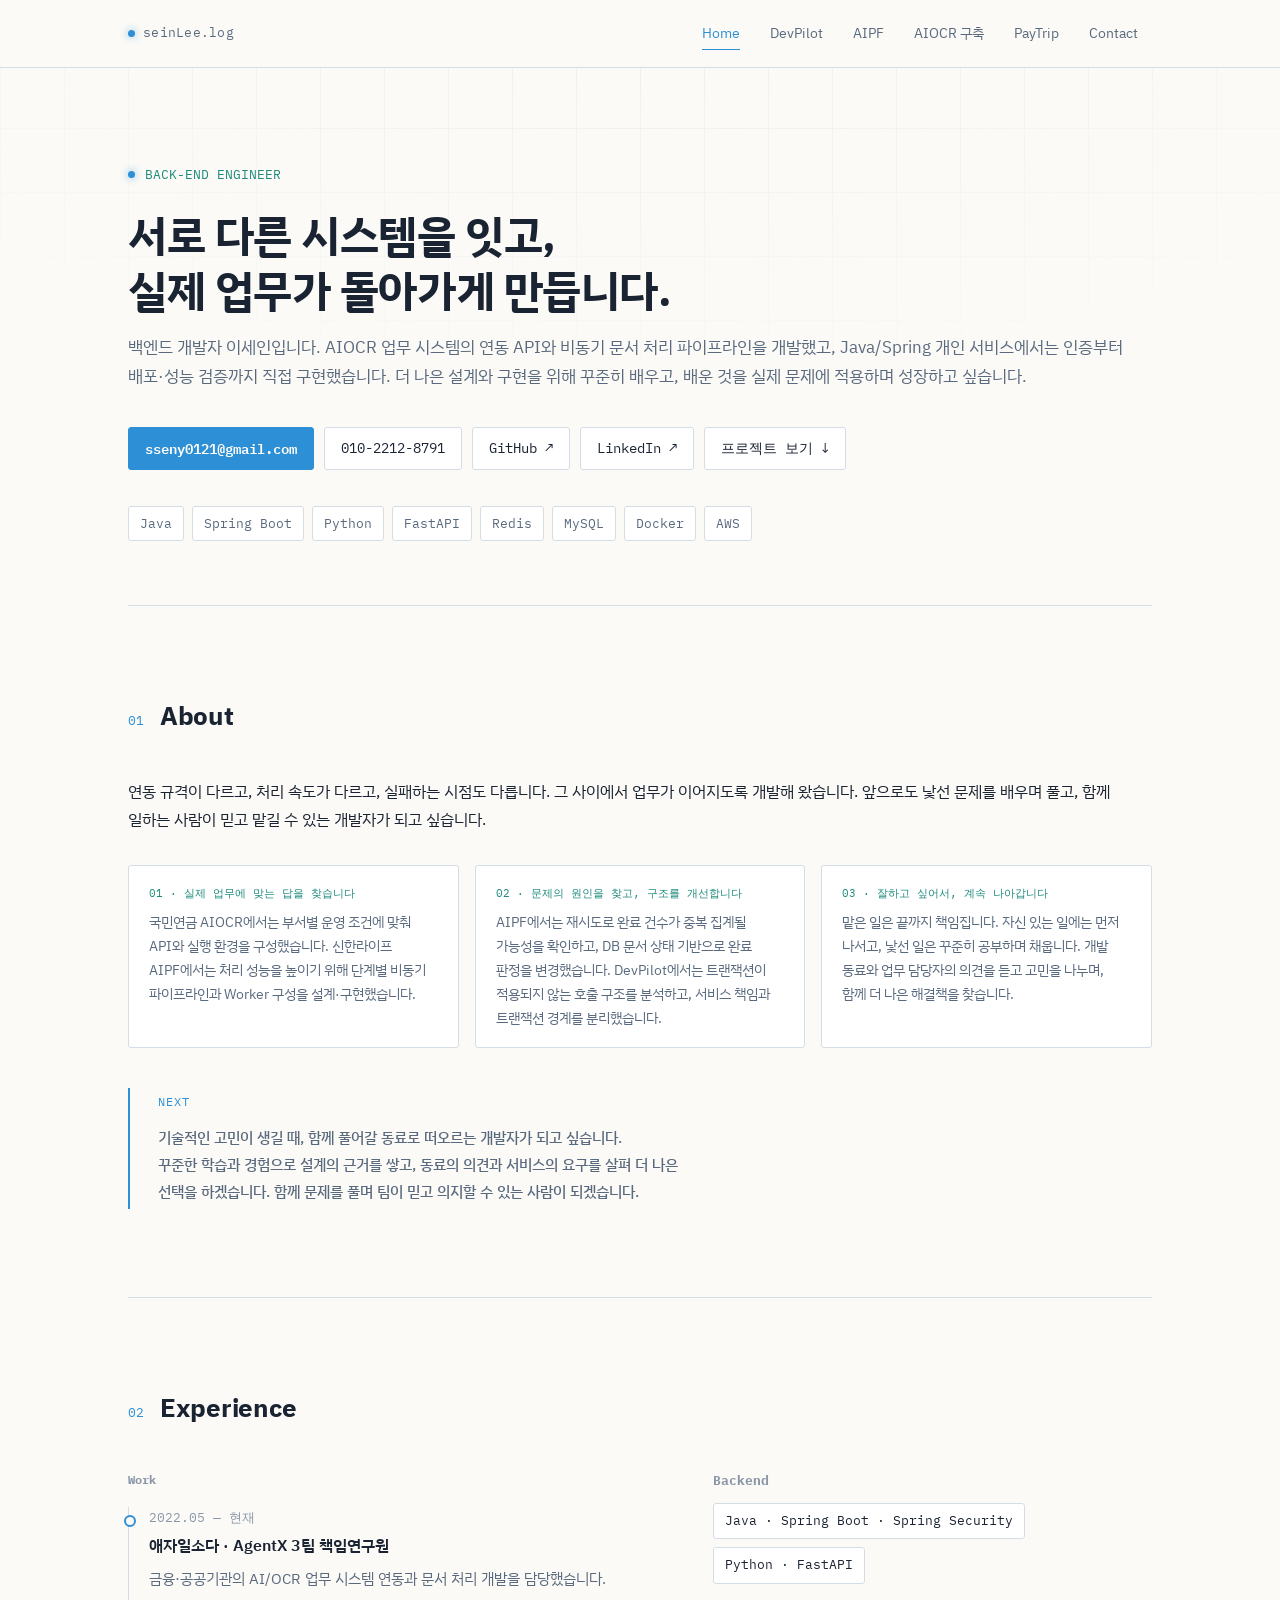
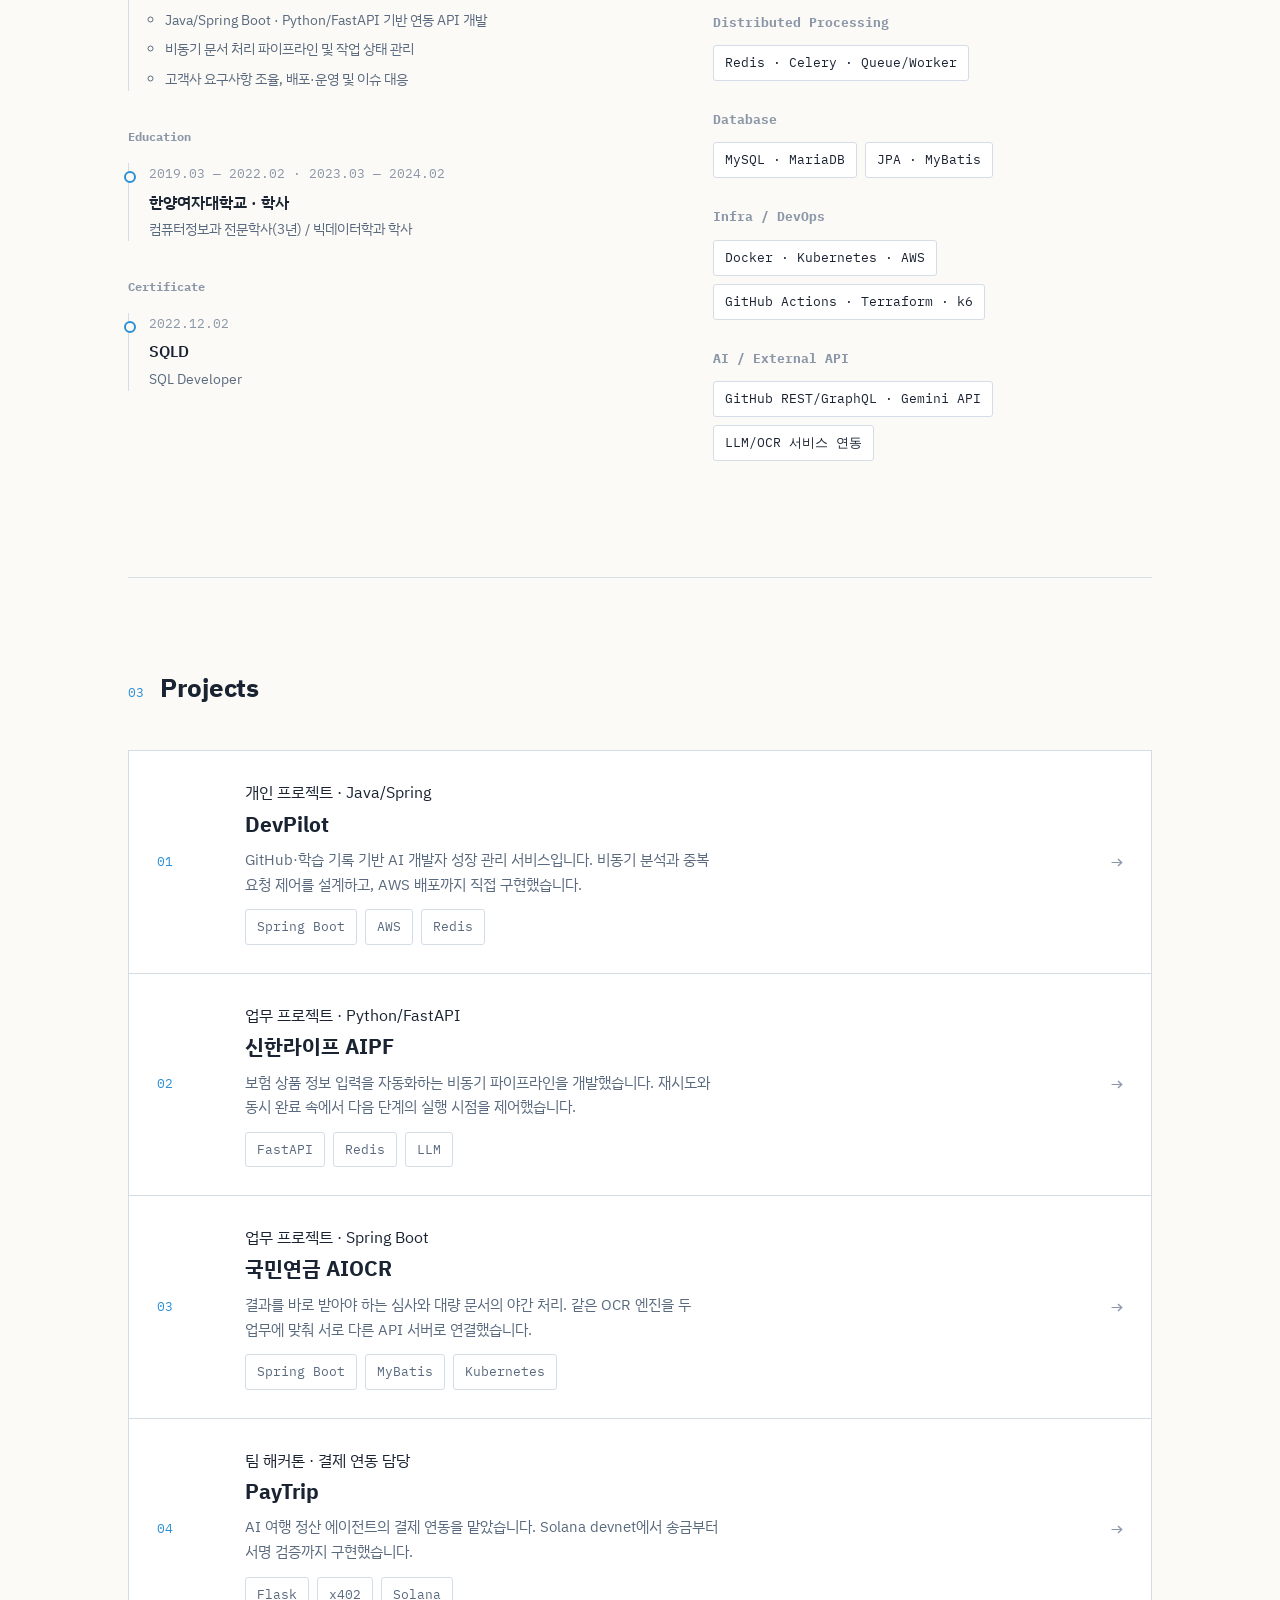
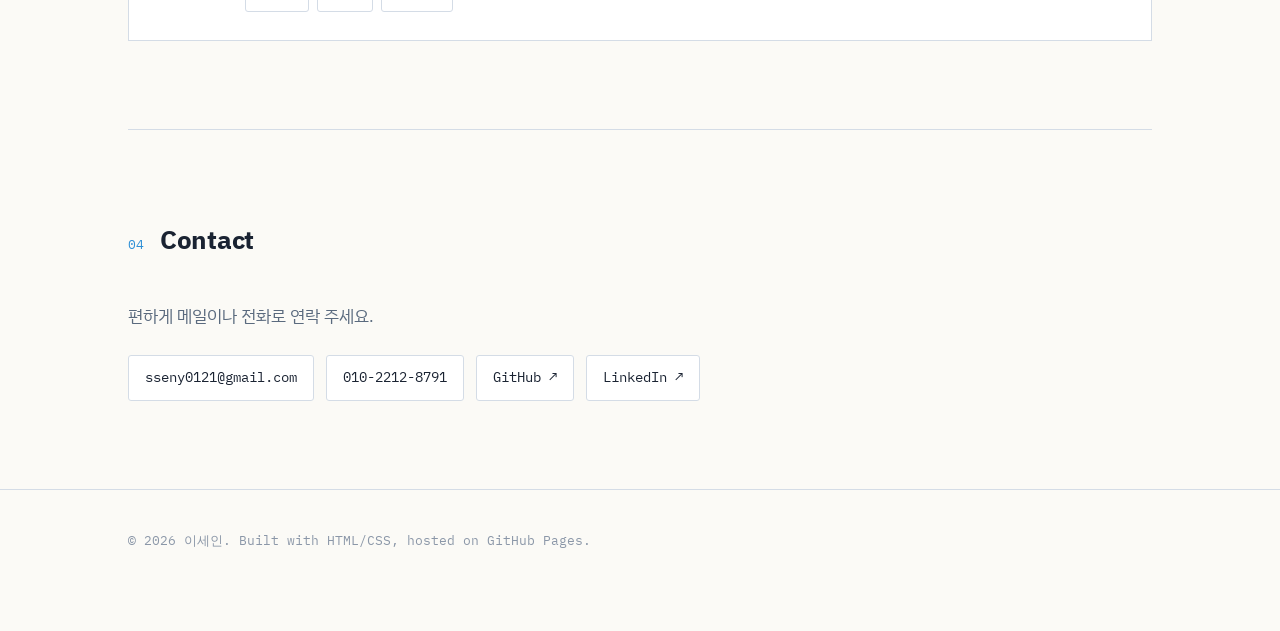
<file: index.html>
<!DOCTYPE html>
<html lang="ko">
<head>
<meta charset="UTF-8">
<meta name="viewport" content="width=device-width, initial-scale=1.0">
<title>이세인 — Back-End Engineer</title>
<meta name="description" content="이세인의 백엔드 개발 포트폴리오. 업무 시스템 연동, 비동기 문서 처리, 서비스 성능 검증 경험을 소개합니다.">
<link rel="preconnect" href="https://fonts.googleapis.com">
<link rel="preconnect" href="https://fonts.gstatic.com" crossorigin>
<link href="https://fonts.googleapis.com/css2?family=IBM+Plex+Sans+KR:wght@400;500;600;700&family=IBM+Plex+Mono:wght@400;500;600&display=swap" rel="stylesheet">
<link rel="stylesheet" href="css/style.css">
</head>
<body>

<header class="site-header">
  <div class="wrap">
    <a class="brand" href="index.html"><span class="dot"></span>seinLee.log</a>
    <button class="nav-toggle" aria-label="메뉴 열기">Menu</button>
    <nav class="site-nav">
      <a href="index.html">Home</a>
      <a href="project-devpilot.html">DevPilot</a>
      <a href="project-aipf.html">AIPF</a>
      <a href="project-aiocr.html">AIOCR 구축</a>
      <a href="project-paytrip.html">PayTrip</a>
      <a href="#contact">Contact</a>
    </nav>
  </div>
</header>

<div class="layout-with-toc">
<div class="page-main">

<section class="hero">
  <div class="wrap">
    <p class="hero-eyebrow">BACK-END ENGINEER</p>
    <h1>서로 다른 시스템을 잇고,<br>실제 업무가 돌아가게 만듭니다.</h1>
    <p class="hero-summary">백엔드 개발자 이세인입니다. AIOCR 업무 시스템의 연동 API와 비동기 문서 처리 파이프라인을 개발했고, Java/Spring 개인 서비스에서는 인증부터 배포·성능 검증까지 직접 구현했습니다. 더 나은 설계와 구현을 위해 꾸준히 배우고, 배운 것을 실제 문제에 적용하며 성장하고 싶습니다.</p>
    <div class="hero-links">
      <a class="primary" href="mailto:sseny0121@gmail.com">sseny0121@gmail.com</a>
      <a href="tel:01022128791">010-2212-8791</a>
      <a href="https://github.com/sein0121" target="_blank" rel="noopener">GitHub ↗</a>
      <a href="https://www.linkedin.com/in/sein-lee-802590429/" target="_blank" rel="noopener noreferrer">LinkedIn ↗</a>
      <a href="#projects">프로젝트 보기 ↓</a>
    </div>
    <div class="stack-row">
      <span class="tag">Java</span>
      <span class="tag">Spring Boot</span>
      <span class="tag">Python</span>
      <span class="tag">FastAPI</span>
      <span class="tag">Redis</span>
      <span class="tag">MySQL</span>
      <span class="tag">Docker</span>
      <span class="tag">AWS</span>
    </div>
  </div>
</section>

<section class="section" id="about">
  <div class="wrap">
    <div class="sec-head"><span class="sec-num">01</span><h2 class="sec-title">About</h2></div>
    <p class="section-intro">연동 규격이 다르고, 처리 속도가 다르고, 실패하는 시점도 다릅니다. 그 사이에서 업무가 이어지도록 개발해 왔습니다. 앞으로도 낯선 문제를 배우며 풀고, 함께 일하는 사람이 믿고 맡길 수 있는 개발자가 되고 싶습니다.</p>
    <div class="principles about-points">
      <div class="principle">
        <div class="p-label">01 · 실제 업무에 맞는 답을 찾습니다</div>
        <p>국민연금 AIOCR에서는 부서별 운영 조건에 맞춰 API와 실행 환경을 구성했습니다. 신한라이프 AIPF에서는 처리 성능을 높이기 위해 단계별 비동기 파이프라인과 Worker 구성을 설계·구현했습니다.</p>
      </div>
      <div class="principle">
        <div class="p-label">02 · 문제의 원인을 찾고, 구조를 개선합니다</div>
        <p>AIPF에서는 재시도로 완료 건수가 중복 집계될 가능성을 확인하고, DB 문서 상태 기반으로 완료 판정을 변경했습니다. DevPilot에서는 트랜잭션이 적용되지 않는 호출 구조를 분석하고, 서비스 책임과 트랜잭션 경계를 분리했습니다.</p>
      </div>
      <div class="principle">
        <div class="p-label">03 · 잘하고 싶어서, 계속 나아갑니다</div>
        <p>맡은 일은 끝까지 책임집니다. 자신 있는 일에는 먼저 나서고, 낯선 일은 꾸준히 공부하며 채웁니다. 개발 동료와 업무 담당자의 의견을 듣고 고민을 나누며, 함께 더 나은 해결책을 찾습니다.</p>
      </div>
    </div>
    <blockquote class="direction">
      <span class="direction-label">NEXT</span>
      <p class="direction-lead">기술적인 고민이 생길 때, 함께 풀어갈 동료로 떠오르는 개발자가 되고 싶습니다.<br>꾸준한 학습과 경험으로 설계의 근거를 쌓고, 동료의 의견과 서비스의 요구를 살펴 더 나은 선택을 하겠습니다. 함께 문제를 풀며 팀이 믿고 의지할 수 있는 사람이 되겠습니다.</p>
    </blockquote>
  </div>
</section>

<section class="section" id="experience">
  <div class="wrap">
    <div class="sec-head"><span class="sec-num">02</span><h2 class="sec-title">Experience</h2></div>
    <div class="two-col">
      <div class="about-body">
        <div class="exp-block">
          <h3>Work</h3>
          <ul class="timeline">
            <li>
              <span class="period">2022.05 — 현재</span>
              <span class="role">애자일소다 · AgentX 3팀 책임연구원</span>
              <p class="desc">금융·공공기관의 AI/OCR 업무 시스템 연동과 문서 처리 개발을 담당했습니다.</p>
              <ul class="duty-list">
                <li>Java/Spring Boot · Python/FastAPI 기반 연동 API 개발</li>
                <li>비동기 문서 처리 파이프라인 및 작업 상태 관리</li>
                <li>고객사 요구사항 조율, 배포·운영 및 이슈 대응</li>
              </ul>
            </li>
          </ul>
        </div>
        <div class="exp-block">
          <h3>Education</h3>
          <ul class="timeline">
            <li>
              <span class="period">2019.03 — 2022.02 · 2023.03 — 2024.02</span>
              <span class="role">한양여자대학교 · 학사</span>
              <span class="org">컴퓨터정보과 전문학사(3년) / 빅데이터학과 학사</span>
            </li>
          </ul>
        </div>
        <div class="exp-block">
          <h3>Certificate</h3>
          <ul class="timeline">
            <li>
              <span class="period">2022.12.02</span>
              <span class="role">SQLD</span>
              <span class="org">SQL Developer</span>
            </li>
          </ul>
        </div>
      </div>
      <div class="skills">
        <div class="skill-group">
          <h4>Backend</h4>
          <ul>
            <li>Java · Spring Boot · Spring Security</li>
            <li>Python · FastAPI</li>
          </ul>
        </div>
        <div class="skill-group">
          <h4>Distributed Processing</h4>
          <ul>
            <li>Redis · Celery · Queue/Worker</li>
          </ul>
        </div>
        <div class="skill-group">
          <h4>Database</h4>
          <ul>
            <li>MySQL · MariaDB</li>
            <li>JPA · MyBatis</li>
          </ul>
        </div>
        <div class="skill-group">
          <h4>Infra / DevOps</h4>
          <ul>
            <li>Docker · Kubernetes · AWS</li>
            <li>GitHub Actions · Terraform · k6</li>
          </ul>
        </div>
        <div class="skill-group">
          <h4>AI / External API</h4>
          <ul>
            <li>GitHub REST/GraphQL · Gemini API</li>
            <li>LLM/OCR 서비스 연동</li>
          </ul>
        </div>
      </div>
    </div>
  </div>
</section>

<section class="section" id="projects">
  <div class="wrap">
    <div class="sec-head">
      <span class="sec-num">03</span>
      <h2 class="sec-title">Projects</h2>
      <span class="count"></span>
      <p class="projects-intro"></p>
    </div>
    <div class="project-grid">

      <a class="project-card" href="project-devpilot.html">
        <span class="num">01</span>
        <div>
          <span class="project-type">개인 프로젝트 · Java/Spring</span>
          <h3>DevPilot</h3>
          <p>GitHub·학습 기록 기반 AI 개발자 성장 관리 서비스입니다. 비동기 분석과 중복 요청 제어를 설계하고, AWS 배포까지 직접 구현했습니다.</p>
          <div class="card-tags stack-row">
            <span class="tag">Spring Boot</span>
            <span class="tag">AWS</span>
            <span class="tag">Redis</span>
          </div>
        </div>
        <span class="arrow">→</span>
      </a>

      <a class="project-card" href="project-aipf.html">
        <span class="num">02</span>
        <div>
          <span class="project-type">업무 프로젝트 · Python/FastAPI</span>
          <h3>신한라이프 AIPF</h3>
          <p>보험 상품 정보 입력을 자동화하는 비동기 파이프라인을 개발했습니다. 재시도와 동시 완료 속에서 다음 단계의 실행 시점을 제어했습니다.</p>
          <div class="card-tags stack-row">
            <span class="tag">FastAPI</span>
            <span class="tag">Redis</span>
            <span class="tag">LLM</span>
          </div>
        </div>
        <span class="arrow">→</span>
      </a>

      <a class="project-card" href="project-aiocr.html">
        <span class="num">03</span>
        <div>
          <span class="project-type">업무 프로젝트 · Spring Boot</span>
          <h3>국민연금 AIOCR</h3>
          <p>결과를 바로 받아야 하는 심사와 대량 문서의 야간 처리. 같은 OCR 엔진을 두 업무에 맞춰 서로 다른 API 서버로 연결했습니다.</p>
          <div class="card-tags stack-row">
            <span class="tag">Spring Boot</span>
            <span class="tag">MyBatis</span>
            <span class="tag">Kubernetes</span>
          </div>
        </div>
        <span class="arrow">→</span>
      </a>

      <a class="project-card" href="project-paytrip.html">
        <span class="num">04</span>
        <div>
          <span class="project-type">팀 해커톤 · 결제 연동 담당</span>
          <h3>PayTrip</h3>
          <p>AI 여행 정산 에이전트의 결제 연동을 맡았습니다. Solana devnet에서 송금부터 서명 검증까지 구현했습니다.</p>
          <div class="card-tags stack-row">
            <span class="tag">Flask</span>
            <span class="tag">x402</span>
            <span class="tag">Solana</span>
          </div>
        </div>
        <span class="arrow">→</span>
      </a>

    </div>
  </div>
</section>

<section class="section" id="contact">
  <div class="wrap">
    <div class="sec-head"><span class="sec-num">04</span><h2 class="sec-title">Contact</h2></div>
    <p class="contact-lead">편하게 메일이나 전화로 연락 주세요.</p>
    <div class="contact-list">
      <a href="mailto:sseny0121@gmail.com">sseny0121@gmail.com</a>
      <a href="tel:01022128791">010-2212-8791</a>
      <a href="https://github.com/sein0121" target="_blank" rel="noopener">GitHub ↗</a>
      <a href="https://www.linkedin.com/in/sein-lee-802590429/" target="_blank" rel="noopener noreferrer">LinkedIn ↗</a>

    </div>
  </div>
</section>

</div>

<nav class="page-nav page-nav-side">
  <a href="#about">01 About</a>
  <a href="#experience">02 Experience</a>
  <a href="#projects">03 Projects</a>
  <a href="#contact">04 Contact</a>
</nav>
</div>

<footer class="site-footer">
  <div class="wrap">
    <p>© 2026 이세인. Built with HTML/CSS, hosted on GitHub Pages.</p>
  </div>
</footer>

<script src="js/main.js"></script>
</body>
</html>
</file>
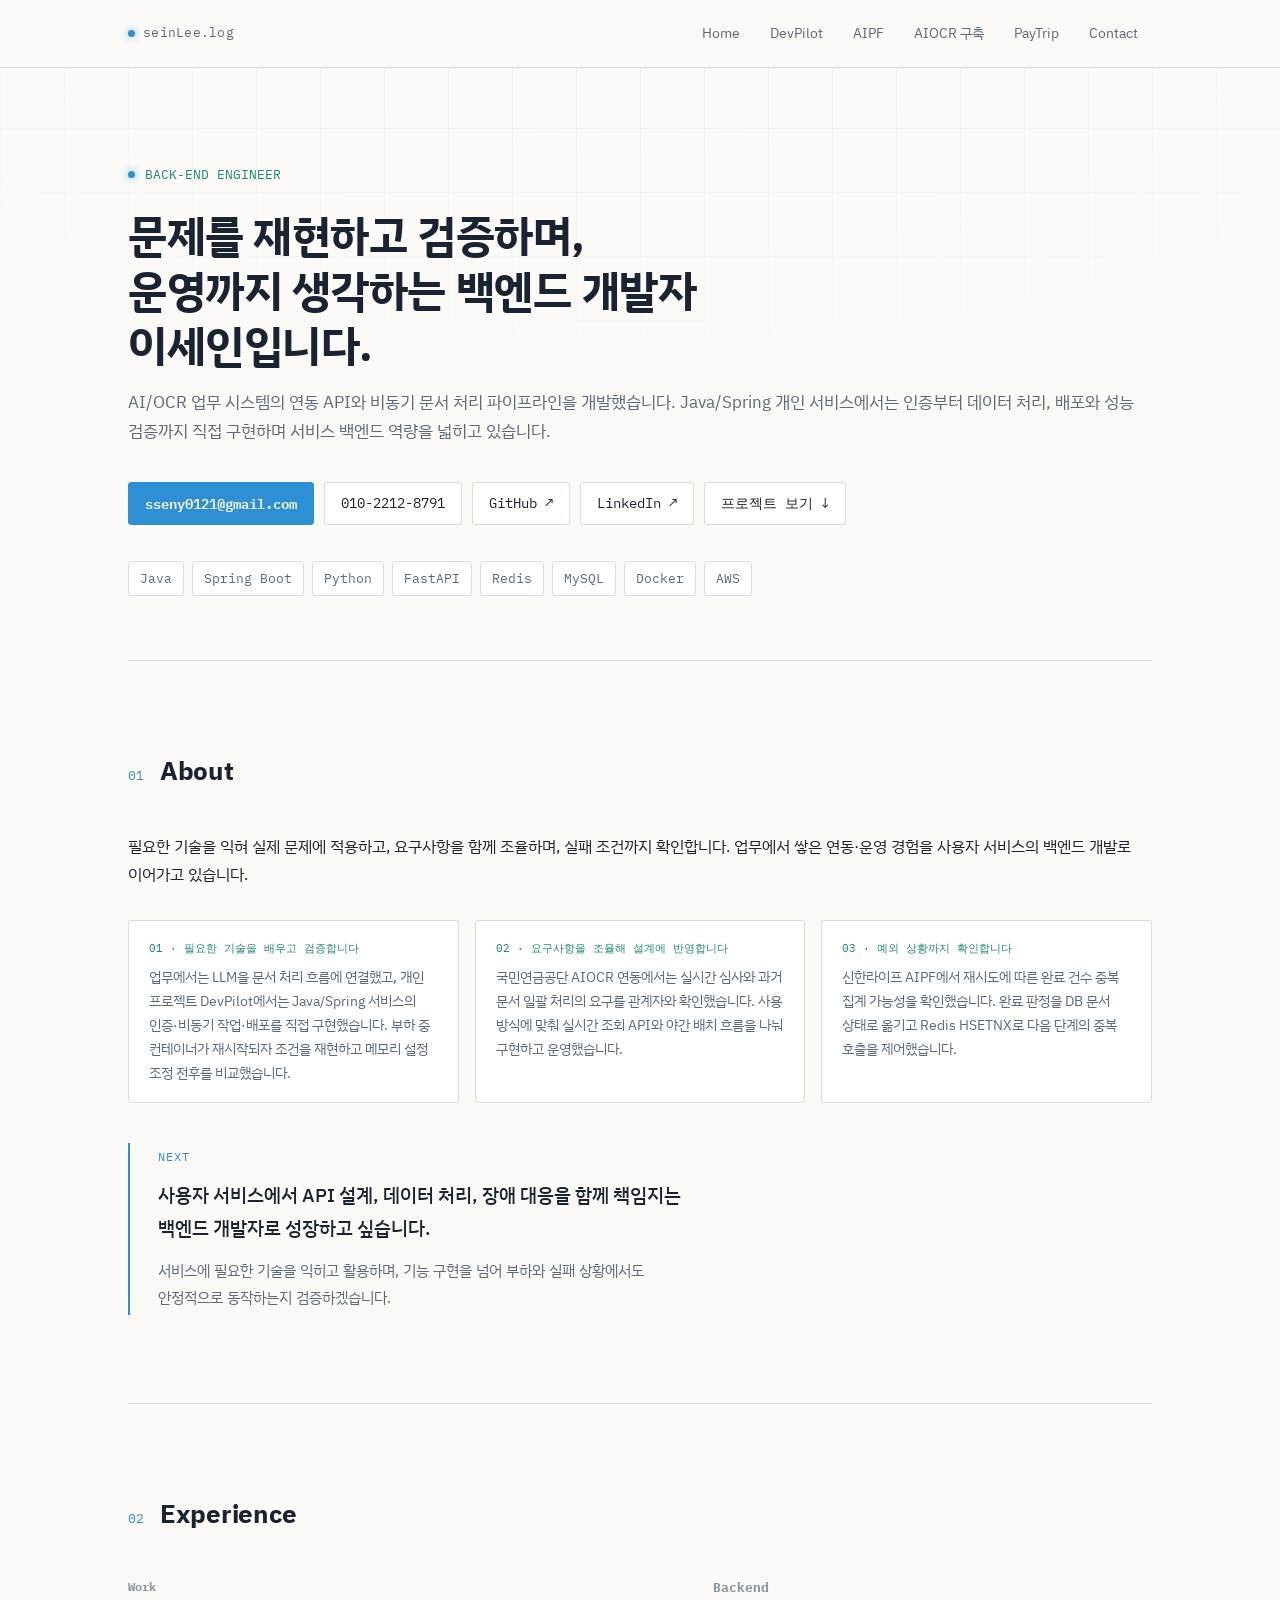
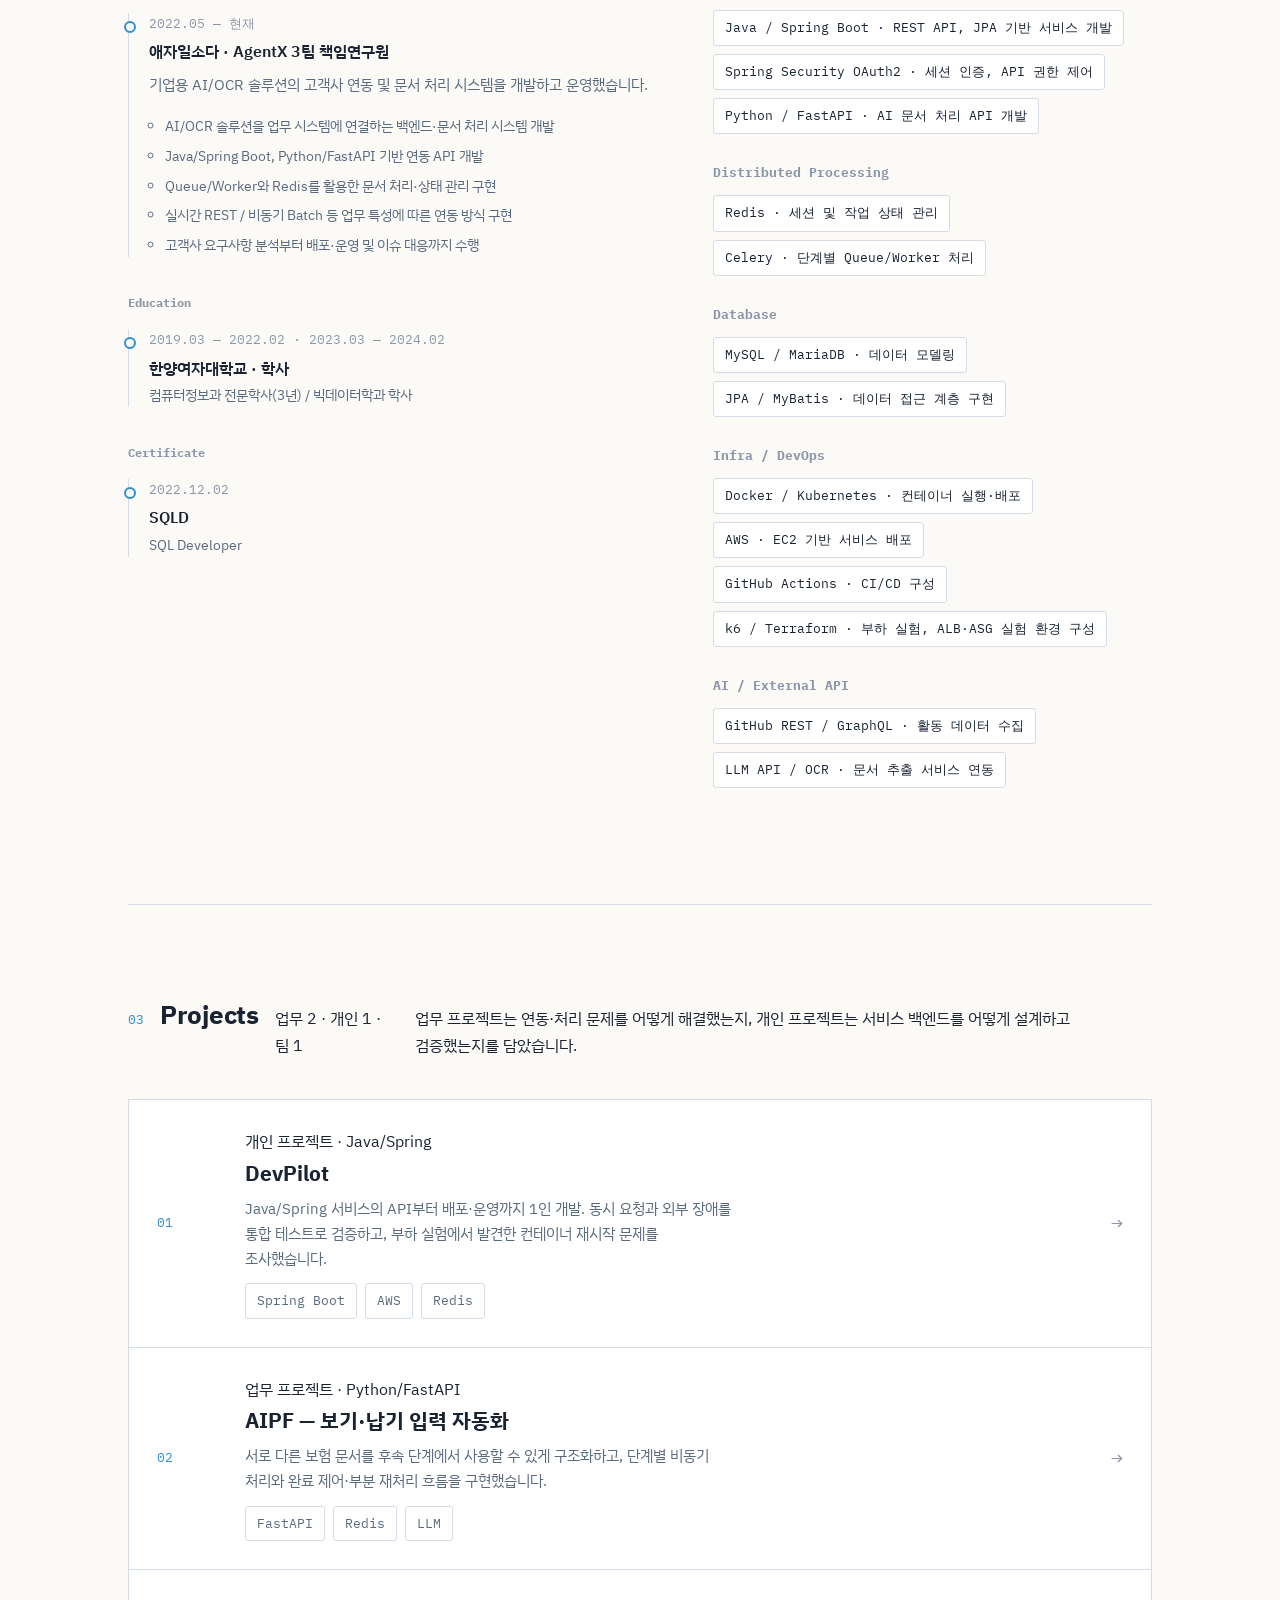
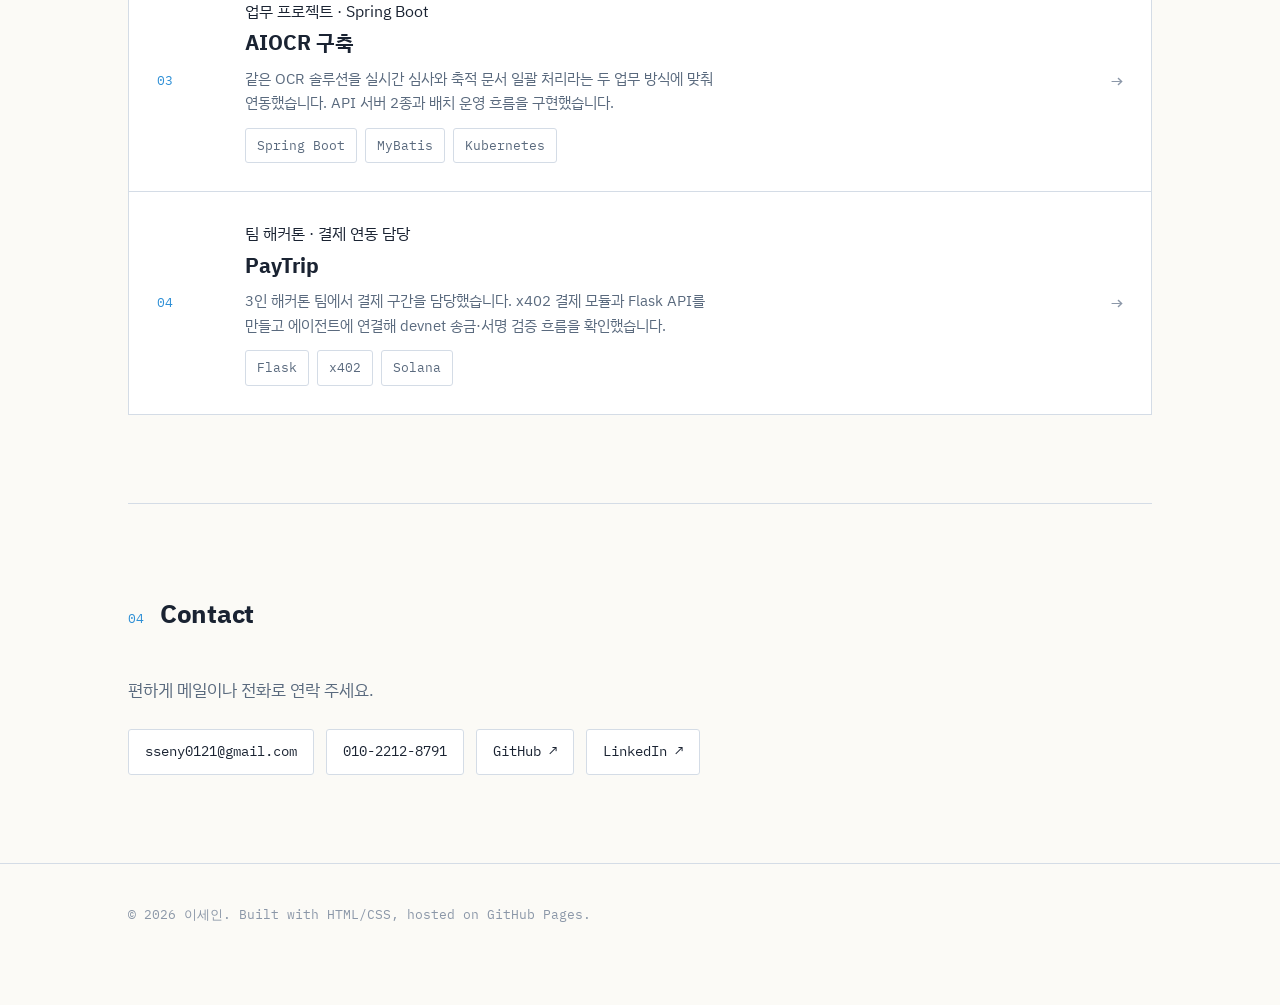
<file: index_back.html>
<!DOCTYPE html>
<html lang="ko">
<head>
<meta charset="UTF-8">
<meta name="viewport" content="width=device-width, initial-scale=1.0">
<title>이세인 — Back-End Engineer</title>
<meta name="description" content="4년차 백엔드 개발자 이세인의 포트폴리오. Java/Spring API 개발과 AI 문서 처리 파이프라인, 성능·장애 검증 경험을 소개합니다.">
<link rel="preconnect" href="https://fonts.googleapis.com">
<link rel="preconnect" href="https://fonts.gstatic.com" crossorigin>
<link href="https://fonts.googleapis.com/css2?family=IBM+Plex+Sans+KR:wght@400;500;600;700&family=IBM+Plex+Mono:wght@400;500;600&display=swap" rel="stylesheet">
<link rel="stylesheet" href="css/style.css">
</head>
<body>

<header class="site-header">
  <div class="wrap">
    <a class="brand" href="index.html"><span class="dot"></span>seinLee.log</a>
    <button class="nav-toggle" aria-label="메뉴 열기">Menu</button>
    <nav class="site-nav">
      <a href="index.html">Home</a>
      <a href="project-devpilot.html">DevPilot</a>
      <a href="project-aipf.html">AIPF</a>
      <a href="project-aiocr.html">AIOCR 구축</a>
      <a href="project-paytrip.html">PayTrip</a>
      <a href="#contact">Contact</a>
    </nav>
  </div>
</header>

<div class="layout-with-toc">
<div class="page-main">

<section class="hero">
  <div class="wrap">
    <p class="hero-eyebrow">BACK-END ENGINEER</p>
    <h1>문제를 재현하고 검증하며,<br>운영까지 생각하는 백엔드 개발자 이세인입니다.</h1>
    <p class="hero-summary">AI/OCR 업무 시스템의 연동 API와 비동기 문서 처리 파이프라인을 개발했습니다. Java/Spring 개인 서비스에서는 인증부터 데이터 처리, 배포와 성능 검증까지 직접 구현하며 서비스 백엔드 역량을 넓히고 있습니다.</p>
    <div class="hero-links">
      <a class="primary" href="mailto:sseny0121@gmail.com">sseny0121@gmail.com</a>
      <a href="tel:01022128791">010-2212-8791</a>
      <a href="https://github.com/sein0121" target="_blank" rel="noopener">GitHub ↗</a>
      <a href="https://www.linkedin.com/in/sein-lee-802590429/" target="_blank" rel="noopener noreferrer">LinkedIn ↗</a>
      <a href="#projects">프로젝트 보기 ↓</a>
    </div>
    <div class="stack-row">
      <span class="tag">Java</span>
      <span class="tag">Spring Boot</span>
      <span class="tag">Python</span>
      <span class="tag">FastAPI</span>
      <span class="tag">Redis</span>
      <span class="tag">MySQL</span>
      <span class="tag">Docker</span>
      <span class="tag">AWS</span>
    </div>
  </div>
</section>

<section class="section" id="about">
  <div class="wrap">
    <div class="sec-head"><span class="sec-num">01</span><h2 class="sec-title">About</h2></div>
    <p class="section-intro">필요한 기술을 익혀 실제 문제에 적용하고, 요구사항을 함께 조율하며, 실패 조건까지 확인합니다. 업무에서 쌓은 연동·운영 경험을 사용자 서비스의 백엔드 개발로 이어가고 있습니다.</p>
    <div class="principles about-points">
      <div class="principle">
        <div class="p-label">01 · 필요한 기술을 배우고 검증합니다</div>
        <p>업무에서는 LLM을 문서 처리 흐름에 연결했고, 개인 프로젝트 DevPilot에서는 Java/Spring 서비스의 인증·비동기 작업·배포를 직접 구현했습니다. 부하 중 컨테이너가 재시작되자 조건을 재현하고 메모리 설정 조정 전후를 비교했습니다.</p>
      </div>
      <div class="principle">
        <div class="p-label">02 · 요구사항을 조율해 설계에 반영합니다</div>
        <p>국민연금공단 AIOCR 연동에서는 실시간 심사와 과거 문서 일괄 처리의 요구를 관계자와 확인했습니다. 사용 방식에 맞춰 실시간 조회 API와 야간 배치 흐름을 나눠 구현하고 운영했습니다.</p>
      </div>
      <div class="principle">
        <div class="p-label">03 · 예외 상황까지 확인합니다</div>
        <p>신한라이프 AIPF에서 재시도에 따른 완료 건수 중복 집계 가능성을 확인했습니다. 완료 판정을 DB 문서 상태로 옮기고 Redis HSETNX로 다음 단계의 중복 호출을 제어했습니다.</p>
      </div>
    </div>
    <blockquote class="direction">
      <span class="direction-label">NEXT</span>
      <p class="direction-lead">사용자 서비스에서 API 설계, 데이터 처리, 장애 대응을 함께 책임지는 백엔드 개발자로 성장하고 싶습니다.</p>
      <p>서비스에 필요한 기술을 익히고 활용하며, 기능 구현을 넘어 부하와 실패 상황에서도 안정적으로 동작하는지 검증하겠습니다.</p>
    </blockquote>
  </div>
</section>

<section class="section" id="experience">
  <div class="wrap">
    <div class="sec-head"><span class="sec-num">02</span><h2 class="sec-title">Experience</h2></div>
    <div class="two-col">
      <div class="about-body">
        <div class="exp-block">
          <h3>Work</h3>
          <ul class="timeline">
            <li>
              <span class="period">2022.05 — 현재</span>
              <span class="role">애자일소다 · AgentX 3팀 책임연구원</span>
              <p class="desc">기업용 AI/OCR 솔루션의 고객사 연동 및 문서 처리 시스템을 개발하고 운영했습니다.</p>
              <ul class="duty-list">
                <li>AI/OCR 솔루션을 업무 시스템에 연결하는 백엔드·문서 처리 시스템 개발</li>
                <li>Java/Spring Boot, Python/FastAPI 기반 연동 API 개발</li>
                <li>Queue/Worker와 Redis를 활용한 문서 처리·상태 관리 구현</li>
                <li>실시간 REST / 비동기 Batch 등 업무 특성에 따른 연동 방식 구현</li>
                <li>고객사 요구사항 분석부터 배포·운영 및 이슈 대응까지 수행</li>
              </ul>
            </li>
          </ul>
        </div>
        <div class="exp-block">
          <h3>Education</h3>
          <ul class="timeline">
            <li>
              <span class="period">2019.03 — 2022.02 · 2023.03 — 2024.02</span>
              <span class="role">한양여자대학교 · 학사</span>
              <span class="org">컴퓨터정보과 전문학사(3년) / 빅데이터학과 학사</span>
            </li>
          </ul>
        </div>
        <div class="exp-block">
          <h3>Certificate</h3>
          <ul class="timeline">
            <li>
              <span class="period">2022.12.02</span>
              <span class="role">SQLD</span>
              <span class="org">SQL Developer</span>
            </li>
          </ul>
        </div>
      </div>
      <div class="skills">
        <div class="skill-group">
          <h4>Backend</h4>
          <ul>
            <li>Java / Spring Boot · REST API, JPA 기반 서비스 개발</li>
            <li>Spring Security OAuth2 · 세션 인증, API 권한 제어</li>
            <li>Python / FastAPI · AI 문서 처리 API 개발</li>
          </ul>
        </div>
        <div class="skill-group">
          <h4>Distributed Processing</h4>
          <ul>
            <li>Redis · 세션 및 작업 상태 관리</li>
            <li>Celery · 단계별 Queue/Worker 처리</li>
          </ul>
        </div>
        <div class="skill-group">
          <h4>Database</h4>
          <ul>
            <li>MySQL / MariaDB · 데이터 모델링</li>
            <li>JPA / MyBatis · 데이터 접근 계층 구현</li>
          </ul>
        </div>
        <div class="skill-group">
          <h4>Infra / DevOps</h4>
          <ul>
            <li>Docker / Kubernetes · 컨테이너 실행·배포</li>
            <li>AWS · EC2 기반 서비스 배포</li>
            <li>GitHub Actions · CI/CD 구성</li>
            <li>k6 / Terraform · 부하 실험, ALB·ASG 실험 환경 구성</li>
          </ul>
        </div>
        <div class="skill-group">
          <h4>AI / External API</h4>
          <ul>
            <li>GitHub REST / GraphQL · 활동 데이터 수집</li>
            <li>LLM API / OCR · 문서 추출 서비스 연동</li>
          </ul>
        </div>
      </div>
    </div>
  </div>
</section>

<section class="section" id="projects">
  <div class="wrap">
    <div class="sec-head">
      <span class="sec-num">03</span>
      <h2 class="sec-title">Projects</h2>
      <span class="count">업무 2 · 개인 1 · 팀 1</span>
      <p class="projects-intro">업무 프로젝트는 연동·처리 문제를 어떻게 해결했는지, 개인 프로젝트는 서비스 백엔드를 어떻게 설계하고 검증했는지를 담았습니다.</p>
    </div>
    <div class="project-grid">

      <a class="project-card" href="project-devpilot.html">
        <span class="num">01</span>
        <div>
          <span class="project-type">개인 프로젝트 · Java/Spring</span>
          <h3>DevPilot</h3>
          <p>Java/Spring 서비스의 API부터 배포·운영까지 1인 개발. 동시 요청과 외부 장애를 통합 테스트로 검증하고, 부하 실험에서 발견한 컨테이너 재시작 문제를 조사했습니다.</p>
          <div class="card-tags stack-row">
            <span class="tag">Spring Boot</span>
            <span class="tag">AWS</span>
            <span class="tag">Redis</span>
          </div>
        </div>
        <span class="arrow">→</span>
      </a>

      <a class="project-card" href="project-aipf.html">
        <span class="num">02</span>
        <div>
          <span class="project-type">업무 프로젝트 · Python/FastAPI</span>
          <h3>AIPF — 보기·납기 입력 자동화</h3>
          <p>서로 다른 보험 문서를 후속 단계에서 사용할 수 있게 구조화하고, 단계별 비동기 처리와 완료 제어·부분 재처리 흐름을 구현했습니다.</p>
          <div class="card-tags stack-row">
            <span class="tag">FastAPI</span>
            <span class="tag">Redis</span>
            <span class="tag">LLM</span>
          </div>
        </div>
        <span class="arrow">→</span>
      </a>

      <a class="project-card" href="project-aiocr.html">
        <span class="num">03</span>
        <div>
          <span class="project-type">업무 프로젝트 · Spring Boot</span>
          <h3>AIOCR 구축</h3>
          <p>같은 OCR 솔루션을 실시간 심사와 축적 문서 일괄 처리라는 두 업무 방식에 맞춰 연동했습니다. API 서버 2종과 배치 운영 흐름을 구현했습니다.</p>
          <div class="card-tags stack-row">
            <span class="tag">Spring Boot</span>
            <span class="tag">MyBatis</span>
            <span class="tag">Kubernetes</span>
          </div>
        </div>
        <span class="arrow">→</span>
      </a>

      <a class="project-card" href="project-paytrip.html">
        <span class="num">04</span>
        <div>
          <span class="project-type">팀 해커톤 · 결제 연동 담당</span>
          <h3>PayTrip</h3>
          <p>3인 해커톤 팀에서 결제 구간을 담당했습니다. x402 결제 모듈과 Flask API를 만들고 에이전트에 연결해 devnet 송금·서명 검증 흐름을 확인했습니다.</p>
          <div class="card-tags stack-row">
            <span class="tag">Flask</span>
            <span class="tag">x402</span>
            <span class="tag">Solana</span>
          </div>
        </div>
        <span class="arrow">→</span>
      </a>

    </div>
  </div>
</section>

<section class="section" id="contact">
  <div class="wrap">
    <div class="sec-head"><span class="sec-num">04</span><h2 class="sec-title">Contact</h2></div>
    <p class="contact-lead">편하게 메일이나 전화로 연락 주세요.</p>
    <div class="contact-list">
      <a href="mailto:sseny0121@gmail.com">sseny0121@gmail.com</a>
      <a href="tel:01022128791">010-2212-8791</a>
      <a href="https://github.com/sein0121" target="_blank" rel="noopener">GitHub ↗</a>
      <a href="https://www.linkedin.com/in/sein-lee-802590429/" target="_blank" rel="noopener noreferrer">LinkedIn ↗</a>

    </div>
  </div>
</section>

</div>

<nav class="page-nav page-nav-side">
  <a href="#about">01 About</a>
  <a href="#experience">02 Experience</a>
  <a href="#projects">03 Projects</a>
  <a href="#contact">04 Contact</a>
</nav>
</div>

<footer class="site-footer">
  <div class="wrap">
    <p>© 2026 이세인. Built with HTML/CSS, hosted on GitHub Pages.</p>
  </div>
</footer>

<script src="js/main.js"></script>
</body>
</html>
</file>
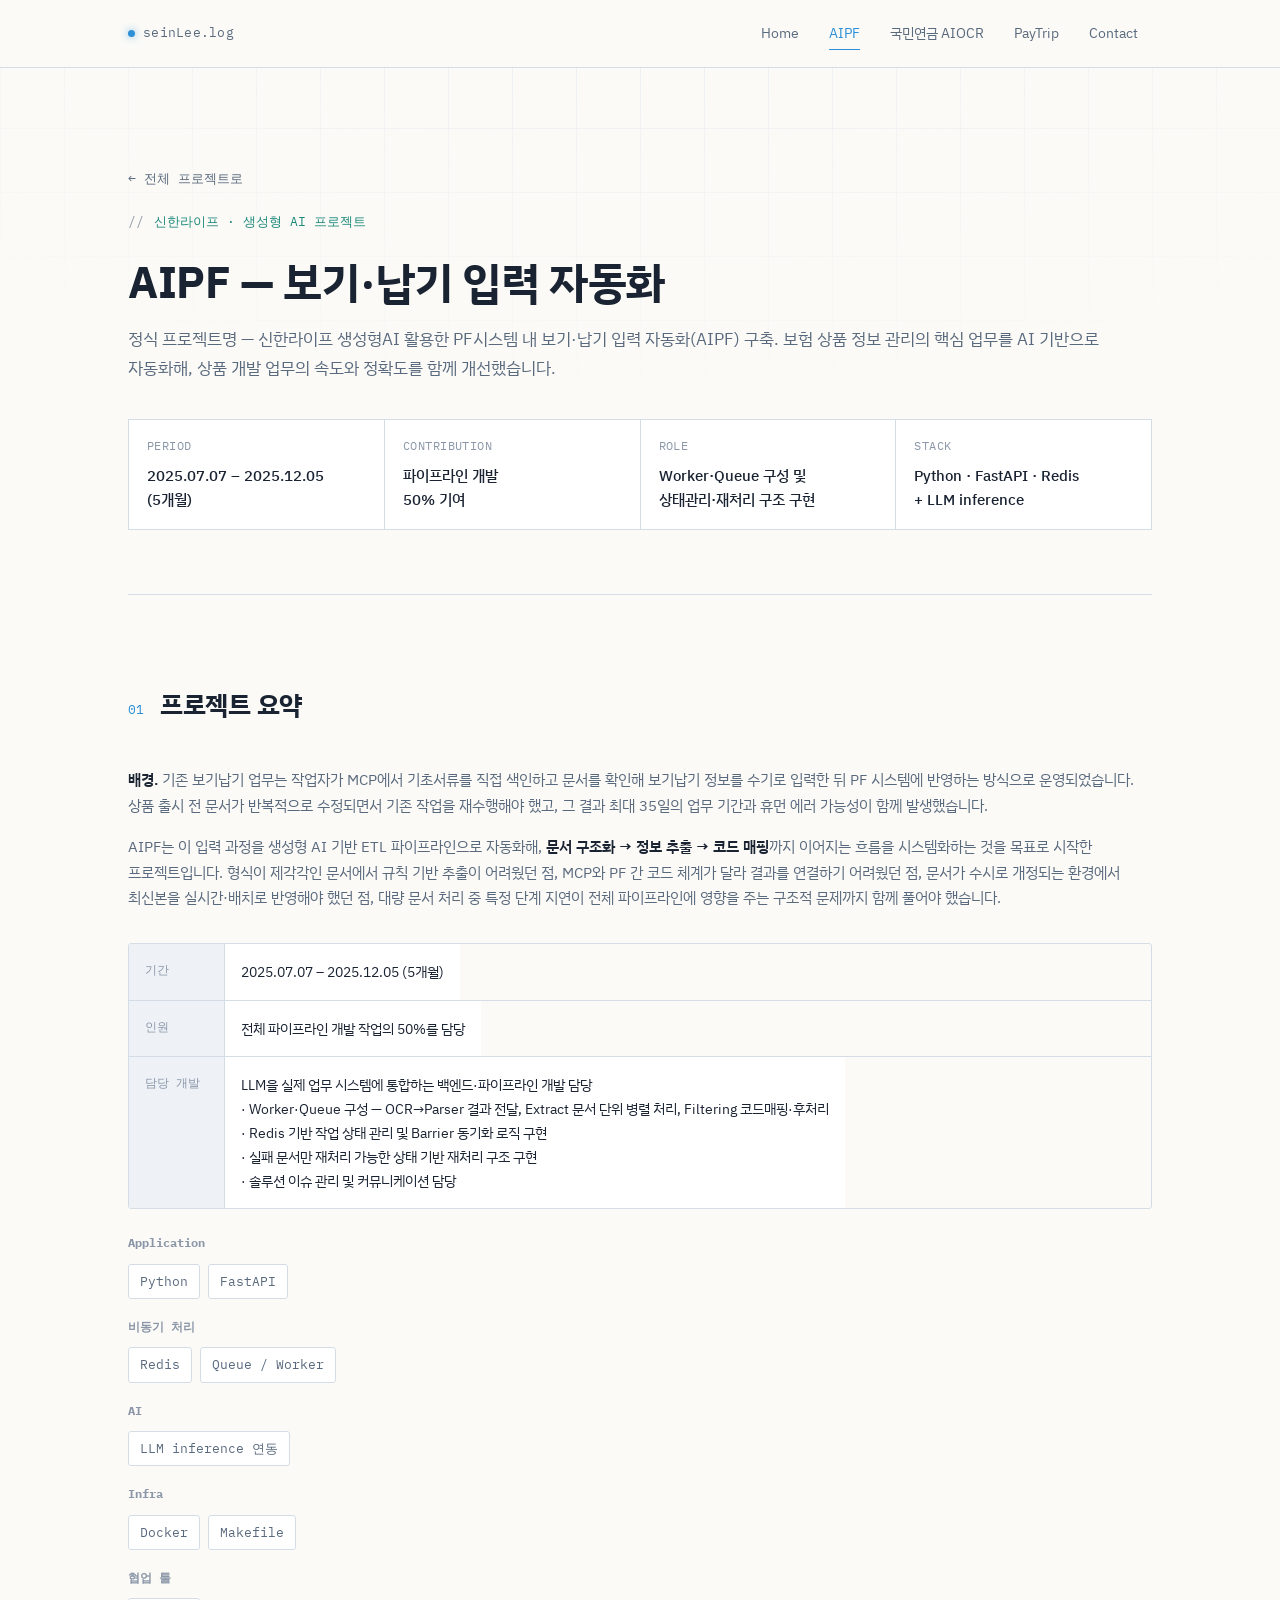
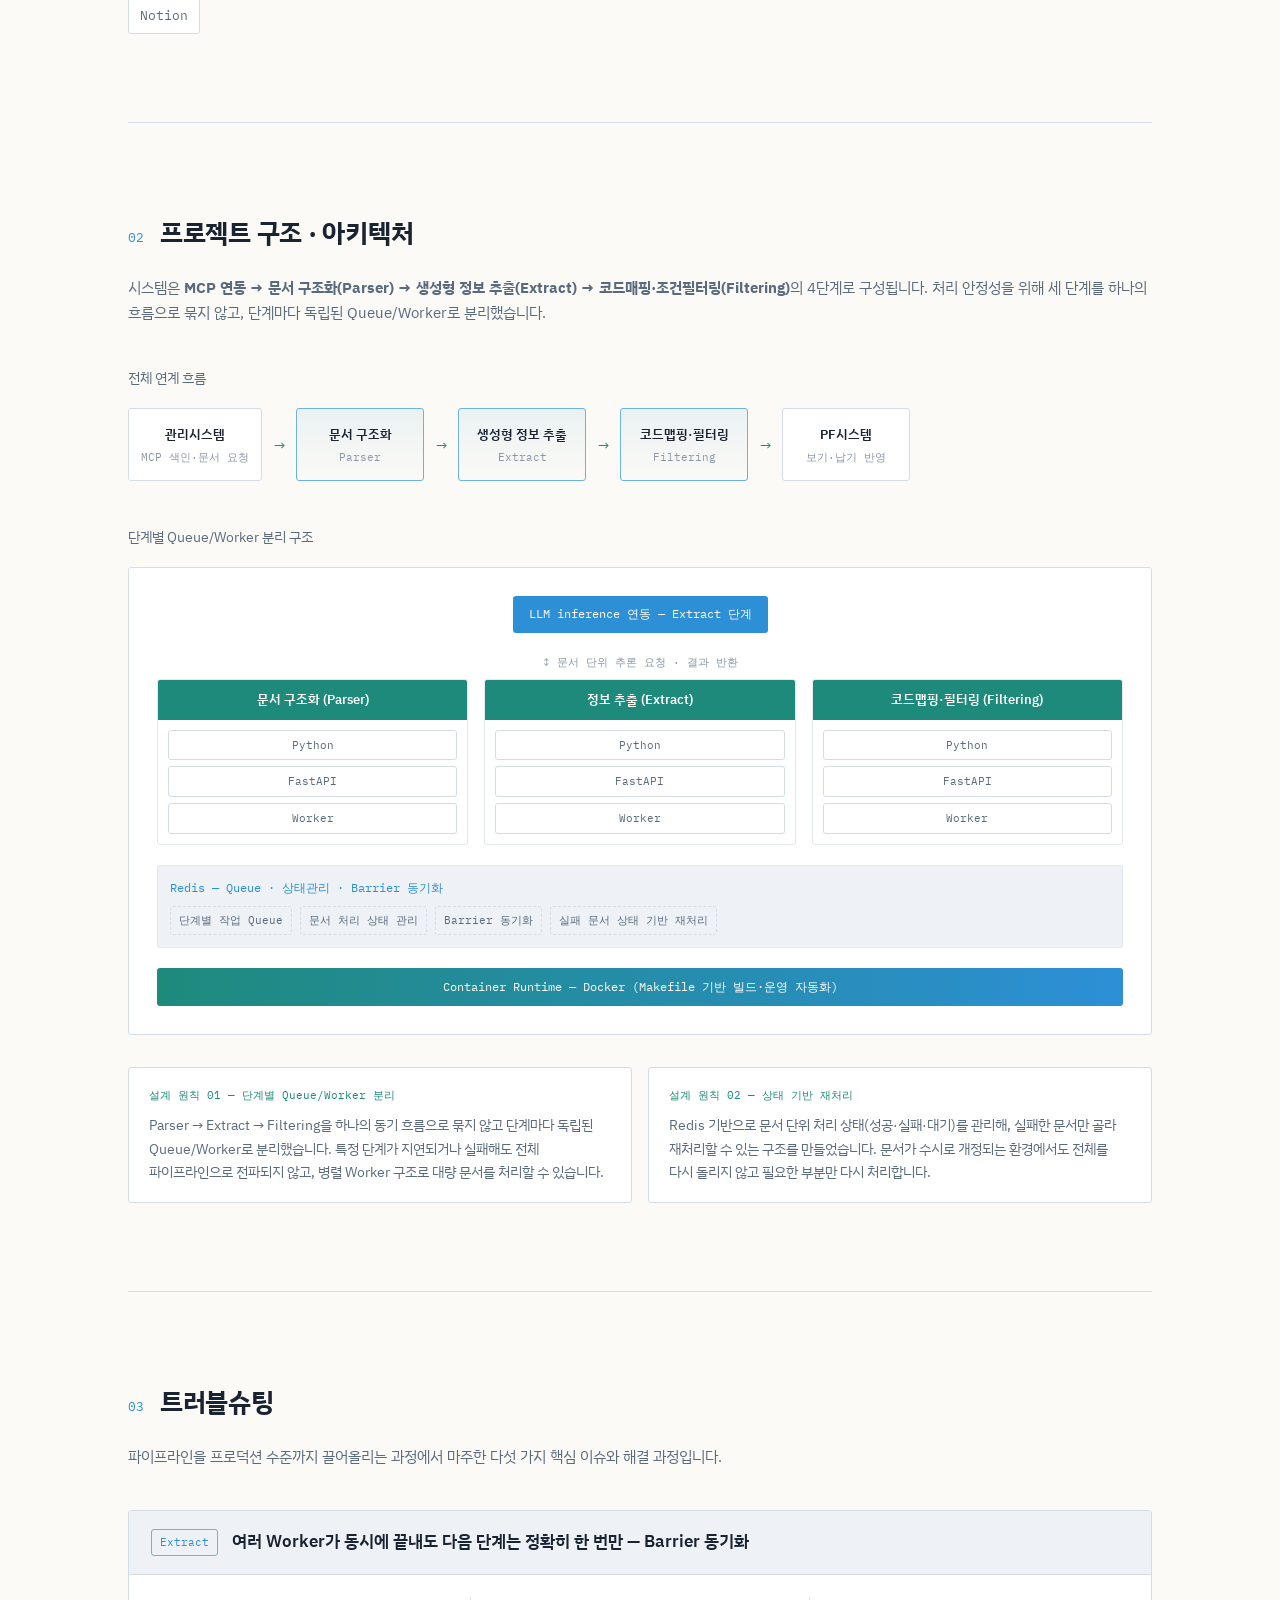
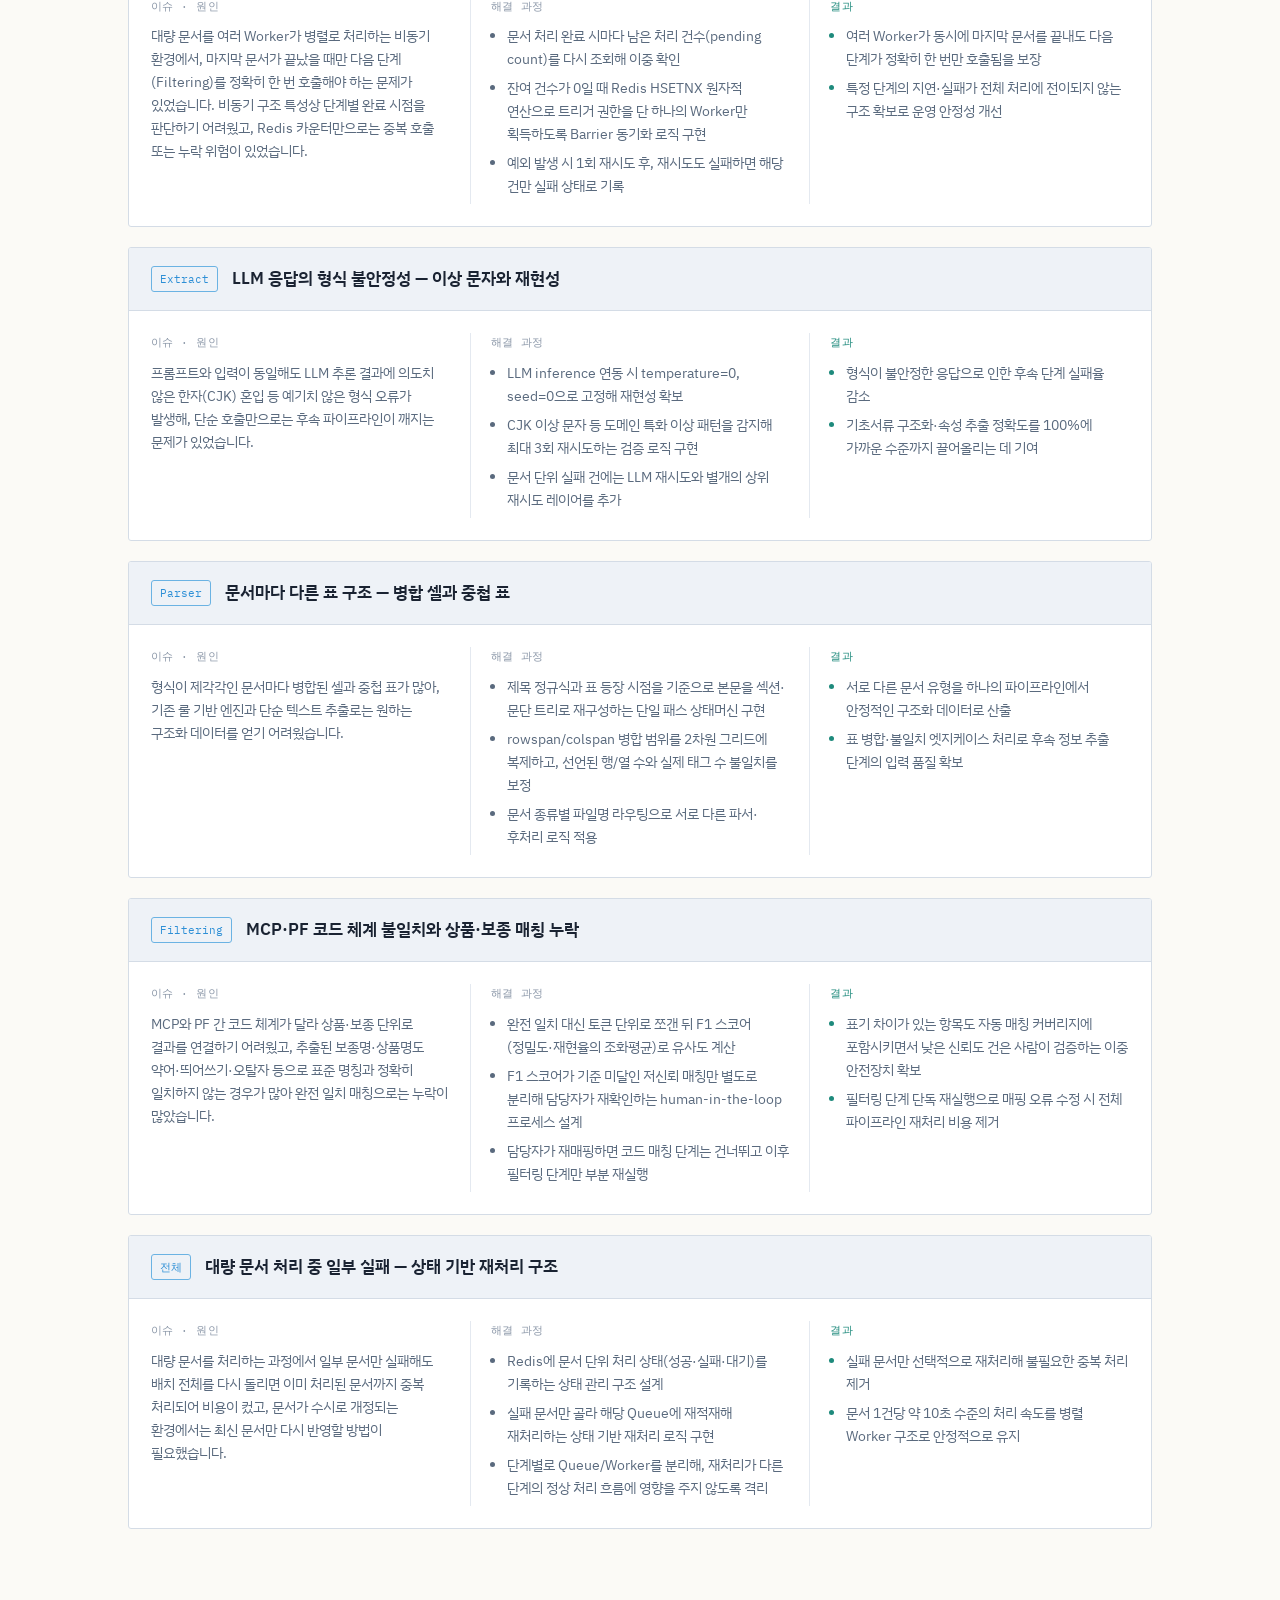
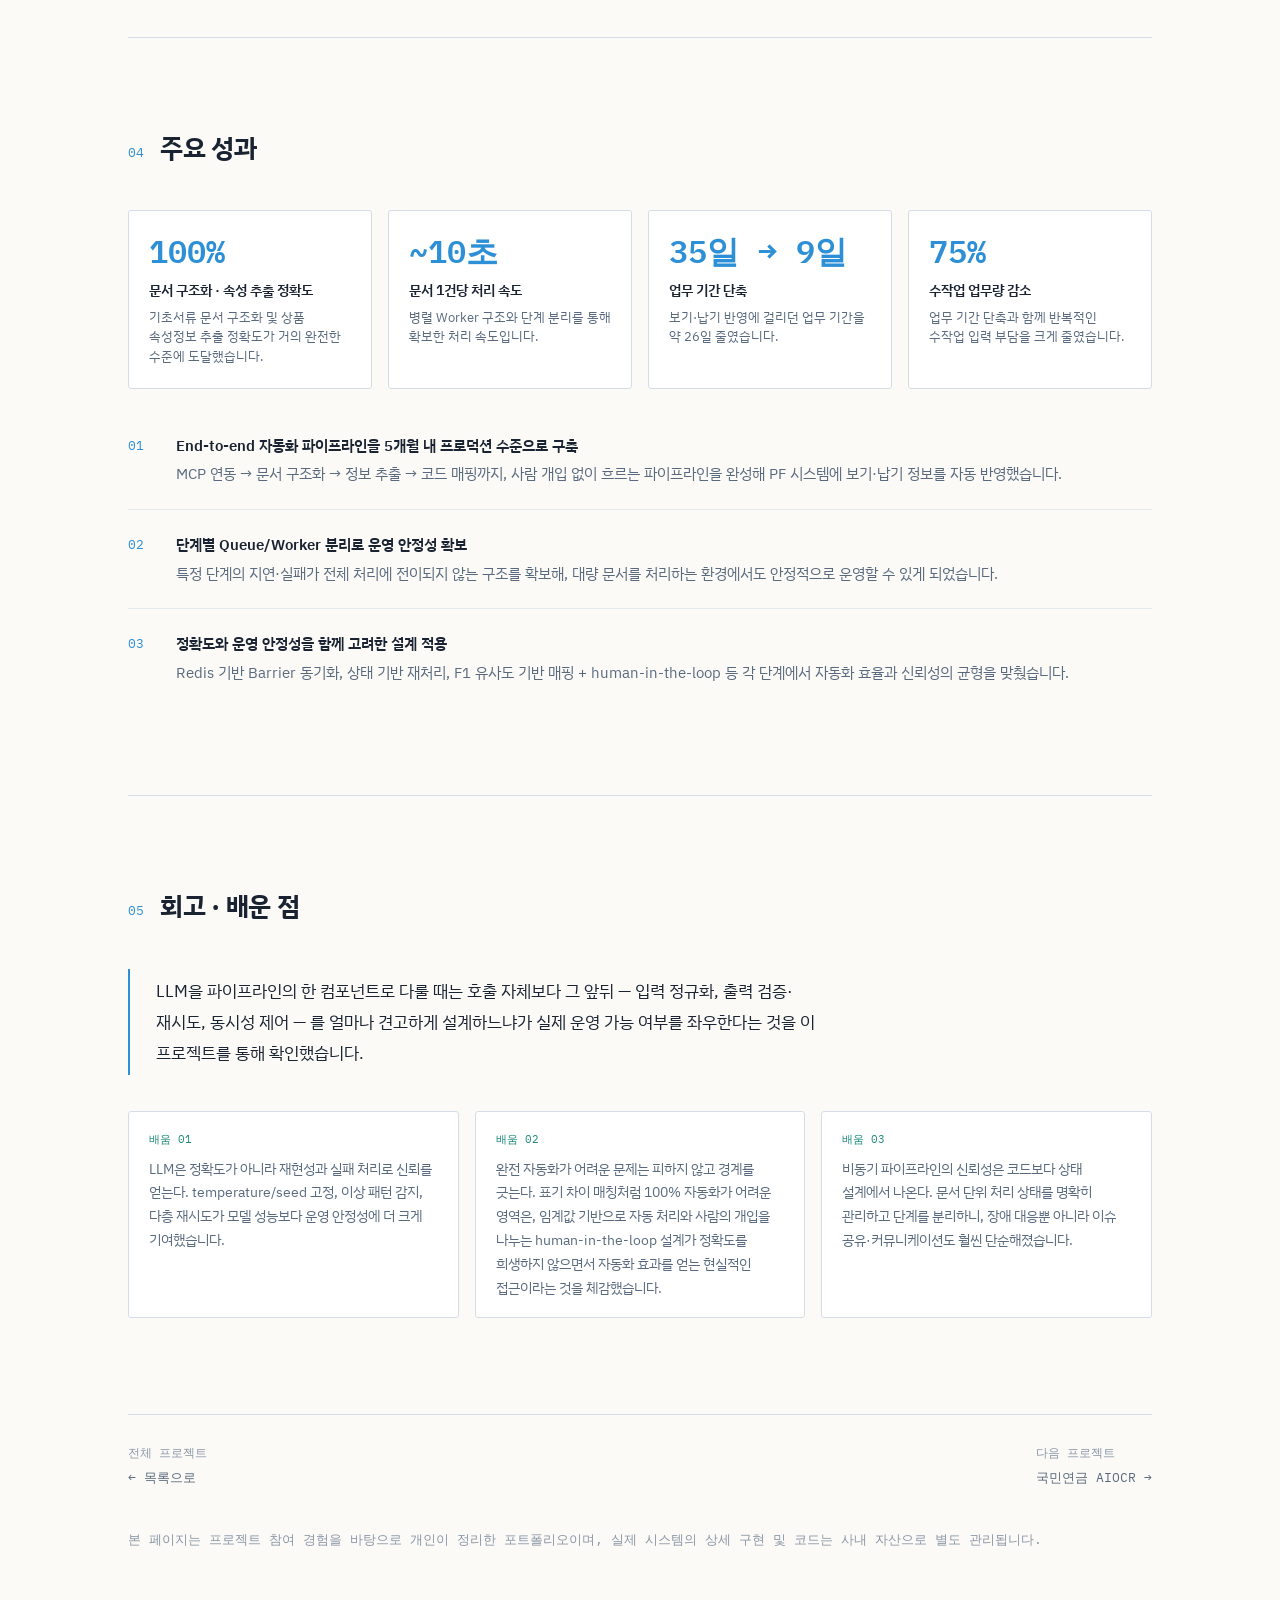
<file: project-01.html>
<!DOCTYPE html>
<html lang="ko">
<head>
<meta charset="UTF-8">
<meta name="viewport" content="width=device-width, initial-scale=1.0">
<title>신한라이프 AIPF — 생성형AI 기반 보기·납기 입력 자동화 · 포트폴리오</title>
<link rel="preconnect" href="https://fonts.googleapis.com">
<link rel="preconnect" href="https://fonts.gstatic.com" crossorigin>
<link href="https://fonts.googleapis.com/css2?family=IBM+Plex+Sans+KR:wght@400;500;600;700&family=IBM+Plex+Mono:wght@400;500;600&display=swap" rel="stylesheet">
<link rel="stylesheet" href="css/style.css">
</head>
<body>

<header class="site-header">
  <div class="wrap">
    <a class="brand" href="index.html"><span class="dot"></span>seinLee.log</a>
    <button class="nav-toggle" aria-label="메뉴 열기">Menu</button>
    <nav class="site-nav">
      <a href="index.html">Home</a>
      <a href="project-01.html">AIPF</a>
      <a href="project-02.html">국민연금 AIOCR</a>
      <a href="project-03.html">PayTrip</a>
      <a href="index.html#contact">Contact</a>
    </nav>
  </div>
</header>

<div class="layout-with-toc">
<div class="page">

  <header class="hero">
    <a class="back-link" href="index.html#projects">← 전체 프로젝트로</a>
    <div class="eyebrow">신한라이프 · 생성형 AI 프로젝트</div>
    <h1 class="title">AIPF — 보기·납기 입력 자동화</h1>
    <p class="lede">정식 프로젝트명 — 신한라이프 생성형AI 활용한 PF시스템 내 보기·납기 입력 자동화(AIPF) 구축. 보험 상품 정보 관리의 핵심 업무를 AI 기반으로 자동화해, 상품 개발 업무의 속도와 정확도를 함께 개선했습니다.</p>
    <div class="metarow">
      <div class="metacell"><div class="k">PERIOD</div><div class="v">2025.07.07 – 2025.12.05<br>(5개월)</div></div>
      <div class="metacell"><div class="k">CONTRIBUTION</div><div class="v">파이프라인 개발<br>50% 기여</div></div>
      <div class="metacell"><div class="k">ROLE</div><div class="v">Worker·Queue 구성 및<br>상태관리·재처리 구조 구현</div></div>
      <div class="metacell"><div class="k">STACK</div><div class="v">Python · FastAPI · Redis<br>+ LLM inference</div></div>
    </div>
  </header>

  <!-- 01 프로젝트 요약 -->
  <section id="summary">
    <div class="sec-head"><span class="sec-num">01</span><h2 class="sec-title">프로젝트 요약</h2></div>

    <div class="summary-stack">
      <div class="summary-bg">
        <p><strong>배경.</strong> 기존 보기납기 업무는 작업자가 MCP에서 기초서류를 직접 색인하고 문서를 확인해 보기납기 정보를 수기로 입력한 뒤 PF 시스템에 반영하는 방식으로 운영되었습니다. 상품 출시 전 문서가 반복적으로 수정되면서 기존 작업을 재수행해야 했고, 그 결과 최대 35일의 업무 기간과 휴먼 에러 가능성이 함께 발생했습니다.</p>
        <p>AIPF는 이 입력 과정을 생성형 AI 기반 ETL 파이프라인으로 자동화해, <strong>문서 구조화 → 정보 추출 → 코드 매핑</strong>까지 이어지는 흐름을 시스템화하는 것을 목표로 시작한 프로젝트입니다. 형식이 제각각인 문서에서 규칙 기반 추출이 어려웠던 점, MCP와 PF 간 코드 체계가 달라 결과를 연결하기 어려웠던 점, 문서가 수시로 개정되는 환경에서 최신본을 실시간·배치로 반영해야 했던 점, 대량 문서 처리 중 특정 단계 지연이 전체 파이프라인에 영향을 주는 구조적 문제까지 함께 풀어야 했습니다.</p>
      </div>

      <div class="infopanel">
        <div class="inforow"><div class="label">기간</div><div class="value">2025.07.07 – 2025.12.05 (5개월)</div></div>
        <div class="inforow"><div class="label">인원</div><div class="value">전체 파이프라인 개발 작업의 50%를 담당</div></div>
        <div class="inforow"><div class="label">담당 개발</div><div class="value">
          LLM을 실제 업무 시스템에 통합하는 백엔드·파이프라인 개발 담당<br>
          · Worker·Queue 구성 — OCR→Parser 결과 전달, Extract 문서 단위 병렬 처리, Filtering 코드매핑·후처리<br>
          · Redis 기반 작업 상태 관리 및 Barrier 동기화 로직 구현<br>
          · 실패 문서만 재처리 가능한 상태 기반 재처리 구조 구현<br>
          · 솔루션 이슈 관리 및 커뮤니케이션 담당
        </div></div>
      </div>

      <div class="stackgroup">
        <h4>Application</h4>
        <div class="chips"><span class="chip">Python</span><span class="chip">FastAPI</span></div>
        <h4>비동기 처리</h4>
        <div class="chips"><span class="chip">Redis</span><span class="chip">Queue / Worker</span></div>
        <h4>AI</h4>
        <div class="chips"><span class="chip">LLM inference 연동</span></div>
        <h4>Infra</h4>
        <div class="chips"><span class="chip">Docker</span><span class="chip">Makefile</span></div>
        <h4>협업 툴</h4>
        <div class="chips"><span class="chip">Notion</span></div>
      </div>
    </div>
  </section>

  <!-- 02 프로젝트 구조 -->
  <section id="architecture">
    <div class="sec-head"><span class="sec-num">02</span><h2 class="sec-title">프로젝트 구조 · 아키텍처</h2></div>
    <p class="sec-desc">시스템은 <strong>MCP 연동 → 문서 구조화(Parser) → 생성형 정보 추출(Extract) → 코드매핑·조건필터링(Filtering)</strong>의 4단계로 구성됩니다. 처리 안정성을 위해 세 단계를 하나의 흐름으로 묶지 않고, 단계마다 독립된 Queue/Worker로 분리했습니다.</p>

    <div class="diagram-title">전체 연계 흐름</div>
    <div class="flow">
      <div class="flow-step"><div class="t">관리시스템</div><div class="s">MCP 색인·문서 요청</div></div>
      <div class="flow-arrow">→</div>
      <div class="flow-step hl"><div class="t">문서 구조화</div><div class="s">Parser</div></div>
      <div class="flow-arrow">→</div>
      <div class="flow-step hl"><div class="t">생성형 정보 추출</div><div class="s">Extract</div></div>
      <div class="flow-arrow">→</div>
      <div class="flow-step hl"><div class="t">코드맵핑·필터링</div><div class="s">Filtering</div></div>
      <div class="flow-arrow">→</div>
      <div class="flow-step"><div class="t">PF시스템</div><div class="s">보기·납기 반영</div></div>
    </div>

    <div class="diagram-title">단계별 Queue/Worker 분리 구조</div>
    <div class="infra">
      <div class="infra-top"><span class="infra-badge">LLM inference 연동 — Extract 단계</span></div>
      <div class="infra-arrow-v">↕ 문서 단위 추론 요청 · 결과 반환</div>
      <div class="infra-containers">
        <div class="container-box">
          <div class="head">문서 구조화 (Parser)</div>
          <div class="body"><span>Python</span><span>FastAPI</span><span>Worker</span></div>
        </div>
        <div class="container-box">
          <div class="head">정보 추출 (Extract)</div>
          <div class="body"><span>Python</span><span>FastAPI</span><span>Worker</span></div>
        </div>
        <div class="container-box">
          <div class="head">코드맵핑·필터링 (Filtering)</div>
          <div class="body"><span>Python</span><span>FastAPI</span><span>Worker</span></div>
        </div>
      </div>
      <div class="infra-services">
        <div class="svc-box wide">
          <div class="head">Redis — Queue · 상태관리 · Barrier 동기화</div>
          <div class="items"><span>단계별 작업 Queue</span><span>문서 처리 상태 관리</span><span>Barrier 동기화</span><span>실패 문서 상태 기반 재처리</span></div>
        </div>
      </div>
      <div class="runtime-bar">Container Runtime — Docker (Makefile 기반 빌드·운영 자동화)</div>
    </div>

    <div class="principles">
      <div class="principle">
        <div class="p-label">설계 원칙 01 — 단계별 Queue/Worker 분리</div>
        <p>Parser → Extract → Filtering을 하나의 동기 흐름으로 묶지 않고 단계마다 독립된 Queue/Worker로 분리했습니다. 특정 단계가 지연되거나 실패해도 전체 파이프라인으로 전파되지 않고, 병렬 Worker 구조로 대량 문서를 처리할 수 있습니다.</p>
      </div>
      <div class="principle">
        <div class="p-label">설계 원칙 02 — 상태 기반 재처리</div>
        <p>Redis 기반으로 문서 단위 처리 상태(성공·실패·대기)를 관리해, 실패한 문서만 골라 재처리할 수 있는 구조를 만들었습니다. 문서가 수시로 개정되는 환경에서도 전체를 다시 돌리지 않고 필요한 부분만 다시 처리합니다.</p>
      </div>
    </div>
  </section>

  <!-- 03 트러블슈팅 -->
  <section id="troubleshooting">
    <div class="sec-head"><span class="sec-num">03</span><h2 class="sec-title">트러블슈팅</h2></div>
    <p class="sec-desc">파이프라인을 프로덕션 수준까지 끌어올리는 과정에서 마주한 다섯 가지 핵심 이슈와 해결 과정입니다.</p>

    <div class="ts-card">
      <div class="ts-head"><span class="ts-tag">Extract</span><h3>여러 Worker가 동시에 끝내도 다음 단계는 정확히 한 번만 — Barrier 동기화</h3></div>
      <div class="ts-body">
        <div class="ts-col">
          <div class="cl">이슈 · 원인</div>
          <p>대량 문서를 여러 Worker가 병렬로 처리하는 비동기 환경에서, 마지막 문서가 끝났을 때만 다음 단계(Filtering)를 정확히 한 번 호출해야 하는 문제가 있었습니다. 비동기 구조 특성상 단계별 완료 시점을 판단하기 어려웠고, Redis 카운터만으로는 중복 호출 또는 누락 위험이 있었습니다.</p>
        </div>
        <div class="ts-col">
          <div class="cl">해결 과정</div>
          <ul>
            <li>문서 처리 완료 시마다 남은 처리 건수(pending count)를 다시 조회해 이중 확인</li>
            <li>잔여 건수가 0일 때 Redis HSETNX 원자적 연산으로 트리거 권한을 단 하나의 Worker만 획득하도록 Barrier 동기화 로직 구현</li>
            <li>예외 발생 시 1회 재시도 후, 재시도도 실패하면 해당 건만 실패 상태로 기록</li>
          </ul>
        </div>
        <div class="ts-col result">
          <div class="cl">결과</div>
          <ul>
            <li>여러 Worker가 동시에 마지막 문서를 끝내도 다음 단계가 정확히 한 번만 호출됨을 보장</li>
            <li>특정 단계의 지연·실패가 전체 처리에 전이되지 않는 구조 확보로 운영 안정성 개선</li>
          </ul>
        </div>
      </div>
    </div>

    <div class="ts-card">
      <div class="ts-head"><span class="ts-tag">Extract</span><h3>LLM 응답의 형식 불안정성 — 이상 문자와 재현성</h3></div>
      <div class="ts-body">
        <div class="ts-col">
          <div class="cl">이슈 · 원인</div>
          <p>프롬프트와 입력이 동일해도 LLM 추론 결과에 의도치 않은 한자(CJK) 혼입 등 예기치 않은 형식 오류가 발생해, 단순 호출만으로는 후속 파이프라인이 깨지는 문제가 있었습니다.</p>
        </div>
        <div class="ts-col">
          <div class="cl">해결 과정</div>
          <ul>
            <li>LLM inference 연동 시 temperature=0, seed=0으로 고정해 재현성 확보</li>
            <li>CJK 이상 문자 등 도메인 특화 이상 패턴을 감지해 최대 3회 재시도하는 검증 로직 구현</li>
            <li>문서 단위 실패 건에는 LLM 재시도와 별개의 상위 재시도 레이어를 추가</li>
          </ul>
        </div>
        <div class="ts-col result">
          <div class="cl">결과</div>
          <ul>
            <li>형식이 불안정한 응답으로 인한 후속 단계 실패율 감소</li>
            <li>기초서류 구조화·속성 추출 정확도를 100%에 가까운 수준까지 끌어올리는 데 기여</li>
          </ul>
        </div>
      </div>
    </div>

    <div class="ts-card">
      <div class="ts-head"><span class="ts-tag">Parser</span><h3>문서마다 다른 표 구조 — 병합 셀과 중첩 표</h3></div>
      <div class="ts-body">
        <div class="ts-col">
          <div class="cl">이슈 · 원인</div>
          <p>형식이 제각각인 문서마다 병합된 셀과 중첩 표가 많아, 기존 룰 기반 엔진과 단순 텍스트 추출로는 원하는 구조화 데이터를 얻기 어려웠습니다.</p>
        </div>
        <div class="ts-col">
          <div class="cl">해결 과정</div>
          <ul>
            <li>제목 정규식과 표 등장 시점을 기준으로 본문을 섹션·문단 트리로 재구성하는 단일 패스 상태머신 구현</li>
            <li>rowspan/colspan 병합 범위를 2차원 그리드에 복제하고, 선언된 행/열 수와 실제 태그 수 불일치를 보정</li>
            <li>문서 종류별 파일명 라우팅으로 서로 다른 파서·후처리 로직 적용</li>
          </ul>
        </div>
        <div class="ts-col result">
          <div class="cl">결과</div>
          <ul>
            <li>서로 다른 문서 유형을 하나의 파이프라인에서 안정적인 구조화 데이터로 산출</li>
            <li>표 병합·불일치 엣지케이스 처리로 후속 정보 추출 단계의 입력 품질 확보</li>
          </ul>
        </div>
      </div>
    </div>

    <div class="ts-card">
      <div class="ts-head"><span class="ts-tag">Filtering</span><h3>MCP·PF 코드 체계 불일치와 상품·보종 매칭 누락</h3></div>
      <div class="ts-body">
        <div class="ts-col">
          <div class="cl">이슈 · 원인</div>
          <p>MCP와 PF 간 코드 체계가 달라 상품·보종 단위로 결과를 연결하기 어려웠고, 추출된 보종명·상품명도 약어·띄어쓰기·오탈자 등으로 표준 명칭과 정확히 일치하지 않는 경우가 많아 완전 일치 매칭으로는 누락이 많았습니다.</p>
        </div>
        <div class="ts-col">
          <div class="cl">해결 과정</div>
          <ul>
            <li>완전 일치 대신 토큰 단위로 쪼갠 뒤 F1 스코어(정밀도·재현율의 조화평균)로 유사도 계산</li>
            <li>F1 스코어가 기준 미달인 저신뢰 매칭만 별도로 분리해 담당자가 재확인하는 human-in-the-loop 프로세스 설계</li>
            <li>담당자가 재매핑하면 코드 매칭 단계는 건너뛰고 이후 필터링 단계만 부분 재실행</li>
          </ul>
        </div>
        <div class="ts-col result">
          <div class="cl">결과</div>
          <ul>
            <li>표기 차이가 있는 항목도 자동 매칭 커버리지에 포함시키면서 낮은 신뢰도 건은 사람이 검증하는 이중 안전장치 확보</li>
            <li>필터링 단계 단독 재실행으로 매핑 오류 수정 시 전체 파이프라인 재처리 비용 제거</li>
          </ul>
        </div>
      </div>
    </div>

    <div class="ts-card">
      <div class="ts-head"><span class="ts-tag">전체</span><h3>대량 문서 처리 중 일부 실패 — 상태 기반 재처리 구조</h3></div>
      <div class="ts-body">
        <div class="ts-col">
          <div class="cl">이슈 · 원인</div>
          <p>대량 문서를 처리하는 과정에서 일부 문서만 실패해도 배치 전체를 다시 돌리면 이미 처리된 문서까지 중복 처리되어 비용이 컸고, 문서가 수시로 개정되는 환경에서는 최신 문서만 다시 반영할 방법이 필요했습니다.</p>
        </div>
        <div class="ts-col">
          <div class="cl">해결 과정</div>
          <ul>
            <li>Redis에 문서 단위 처리 상태(성공·실패·대기)를 기록하는 상태 관리 구조 설계</li>
            <li>실패 문서만 골라 해당 Queue에 재적재해 재처리하는 상태 기반 재처리 로직 구현</li>
            <li>단계별로 Queue/Worker를 분리해, 재처리가 다른 단계의 정상 처리 흐름에 영향을 주지 않도록 격리</li>
          </ul>
        </div>
        <div class="ts-col result">
          <div class="cl">결과</div>
          <ul>
            <li>실패 문서만 선택적으로 재처리해 불필요한 중복 처리 제거</li>
            <li>문서 1건당 약 10초 수준의 처리 속도를 병렬 Worker 구조로 안정적으로 유지</li>
          </ul>
        </div>
      </div>
    </div>
  </section>

  <!-- 04 주요 성과 -->
  <section id="achievements">
    <div class="sec-head"><span class="sec-num">04</span><h2 class="sec-title">주요 성과</h2></div>

    <div class="stat-grid">
      <div class="stat-card">
        <div class="num">100%</div>
        <div class="stat-label">문서 구조화 · 속성 추출 정확도</div>
        <div class="stat-desc">기초서류 문서 구조화 및 상품 속성정보 추출 정확도가 거의 완전한 수준에 도달했습니다.</div>
      </div>
      <div class="stat-card">
        <div class="num">~10초</div>
        <div class="stat-label">문서 1건당 처리 속도</div>
        <div class="stat-desc">병렬 Worker 구조와 단계 분리를 통해 확보한 처리 속도입니다.</div>
      </div>
      <div class="stat-card">
        <div class="num">35일 → 9일</div>
        <div class="stat-label">업무 기간 단축</div>
        <div class="stat-desc">보기·납기 반영에 걸리던 업무 기간을 약 26일 줄였습니다.</div>
      </div>
      <div class="stat-card">
        <div class="num">75%</div>
        <div class="stat-label">수작업 업무량 감소</div>
        <div class="stat-desc">업무 기간 단축과 함께 반복적인 수작업 입력 부담을 크게 줄였습니다.</div>
      </div>
    </div>

    <div class="ach-list">
      <div class="ach-item">
        <div class="ach-idx">01</div>
        <div class="ach-text">
          <p class="lead">End-to-end 자동화 파이프라인을 5개월 내 프로덕션 수준으로 구축</p>
          <p>MCP 연동 → 문서 구조화 → 정보 추출 → 코드 매핑까지, 사람 개입 없이 흐르는 파이프라인을 완성해 PF 시스템에 보기·납기 정보를 자동 반영했습니다.</p>
        </div>
      </div>
      <div class="ach-item">
        <div class="ach-idx">02</div>
        <div class="ach-text">
          <p class="lead">단계별 Queue/Worker 분리로 운영 안정성 확보</p>
          <p>특정 단계의 지연·실패가 전체 처리에 전이되지 않는 구조를 확보해, 대량 문서를 처리하는 환경에서도 안정적으로 운영할 수 있게 되었습니다.</p>
        </div>
      </div>
      <div class="ach-item">
        <div class="ach-idx">03</div>
        <div class="ach-text">
          <p class="lead">정확도와 운영 안정성을 함께 고려한 설계 적용</p>
          <p>Redis 기반 Barrier 동기화, 상태 기반 재처리, F1 유사도 기반 매핑 + human-in-the-loop 등 각 단계에서 자동화 효율과 신뢰성의 균형을 맞췄습니다.</p>
        </div>
      </div>
    </div>
  </section>

  <!-- 05 회고 -->
  <section id="retrospective">
    <div class="sec-head"><span class="sec-num">05</span><h2 class="sec-title">회고 · 배운 점</h2></div>

    <blockquote class="retro">
      LLM을 파이프라인의 한 컴포넌트로 다룰 때는 호출 자체보다 그 앞뒤 — 입력 정규화, 출력 검증·재시도, 동시성 제어 — 를 얼마나 견고하게 설계하느냐가 실제 운영 가능 여부를 좌우한다는 것을 이 프로젝트를 통해 확인했습니다.
    </blockquote>

    <div class="takeaways">
      <div class="takeaway">
        <div class="tk-label">배움 01</div>
        <p>LLM은 정확도가 아니라 재현성과 실패 처리로 신뢰를 얻는다. temperature/seed 고정, 이상 패턴 감지, 다층 재시도가 모델 성능보다 운영 안정성에 더 크게 기여했습니다.</p>
      </div>
      <div class="takeaway">
        <div class="tk-label">배움 02</div>
        <p>완전 자동화가 어려운 문제는 피하지 않고 경계를 긋는다. 표기 차이 매칭처럼 100% 자동화가 어려운 영역은, 임계값 기반으로 자동 처리와 사람의 개입을 나누는 human-in-the-loop 설계가 정확도를 희생하지 않으면서 자동화 효과를 얻는 현실적인 접근이라는 것을 체감했습니다.</p>
      </div>
      <div class="takeaway">
        <div class="tk-label">배움 03</div>
        <p>비동기 파이프라인의 신뢰성은 코드보다 상태 설계에서 나온다. 문서 단위 처리 상태를 명확히 관리하고 단계를 분리하니, 장애 대응뿐 아니라 이슈 공유·커뮤니케이션도 훨씬 단순해졌습니다.</p>
      </div>
    </div>
  </section>

  <div class="project-pager">
    <a href="index.html#projects"><span class="dir">전체 프로젝트</span>← 목록으로</a>
    <a href="project-02.html"><span class="dir">다음 프로젝트</span>국민연금 AIOCR →</a>
  </div>

  <footer class="site-footer">
    <p>본 페이지는 프로젝트 참여 경험을 바탕으로 개인이 정리한 포트폴리오이며, 실제 시스템의 상세 구현 및 코드는 사내 자산으로 별도 관리됩니다.</p>
  </footer>

</div>

<nav class="page-nav page-nav-side">
  <a href="#summary">01 요약</a>
  <a href="#architecture">02 구조</a>
  <a href="#troubleshooting">03 트러블슈팅</a>
  <a href="#achievements">04 성과</a>
  <a href="#retrospective">05 회고</a>
</nav>
</div>

<script src="js/main.js"></script>

</body>
</html>
</file>
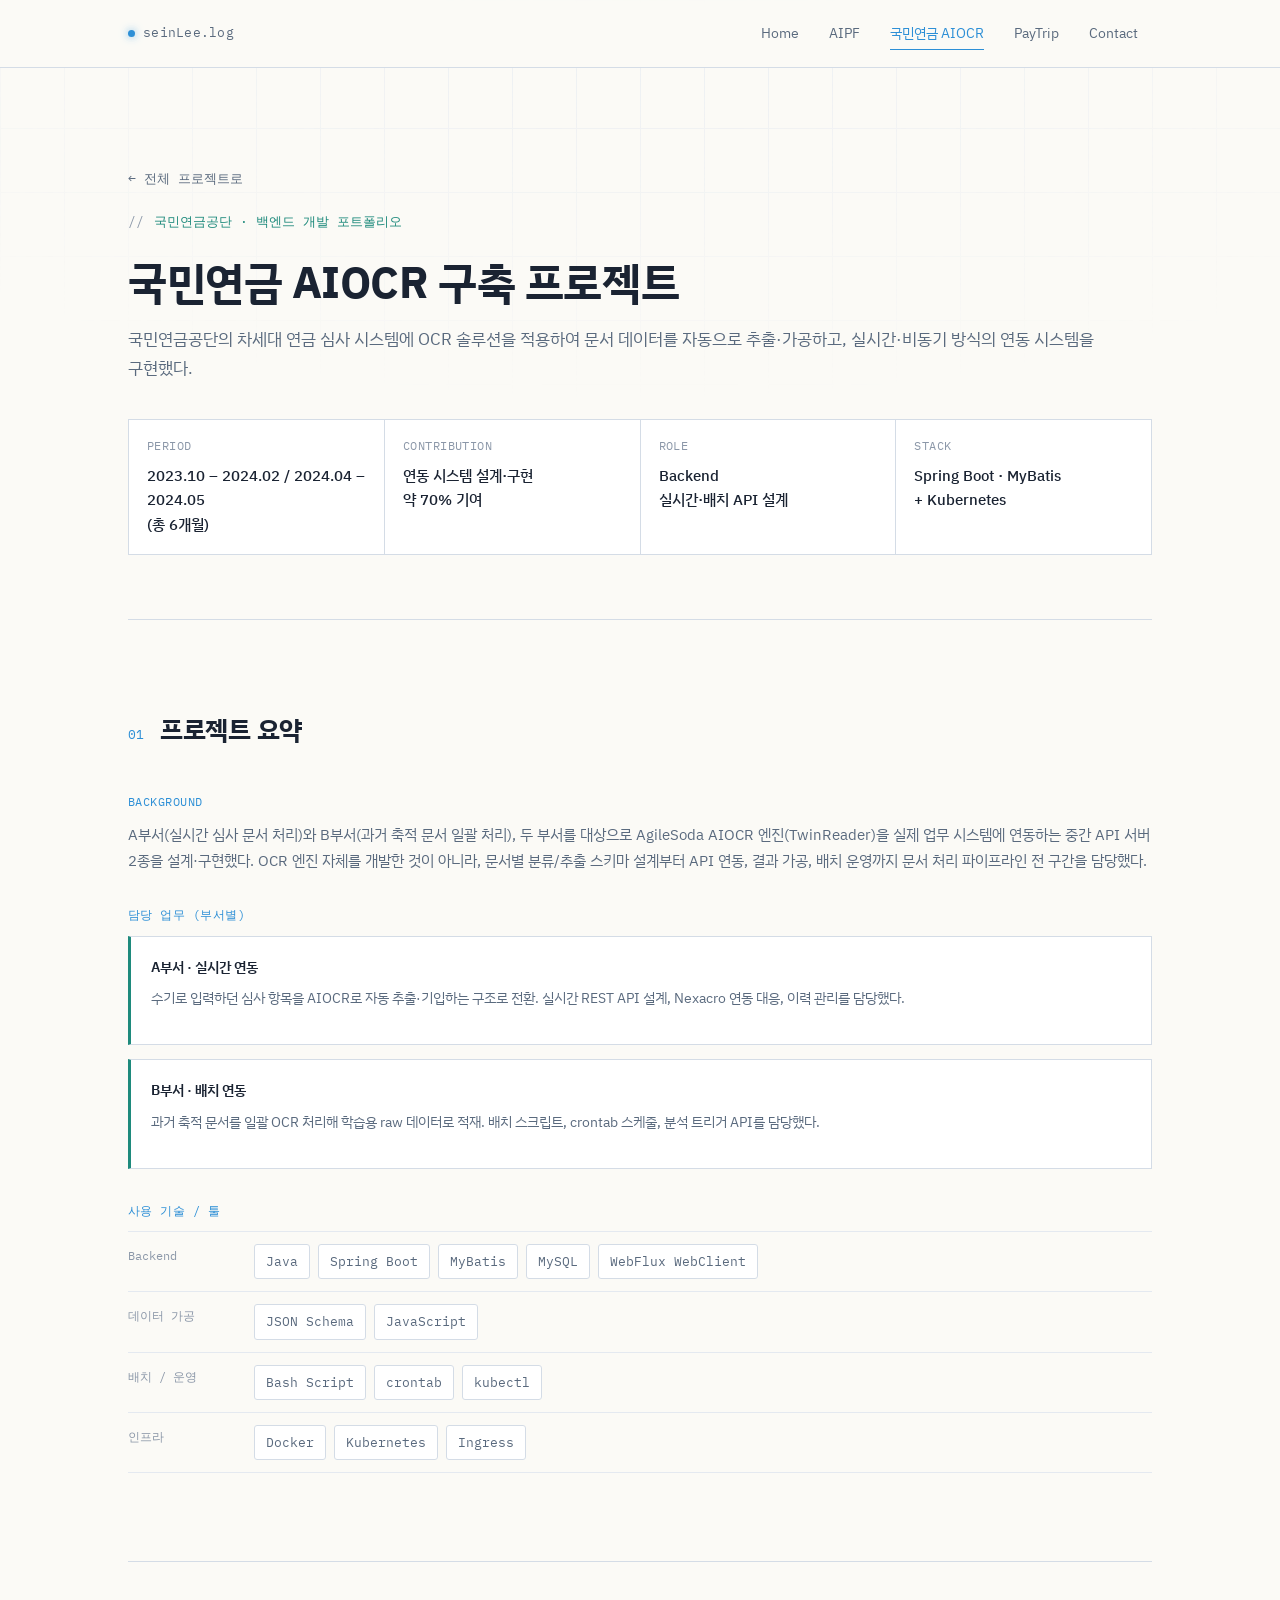
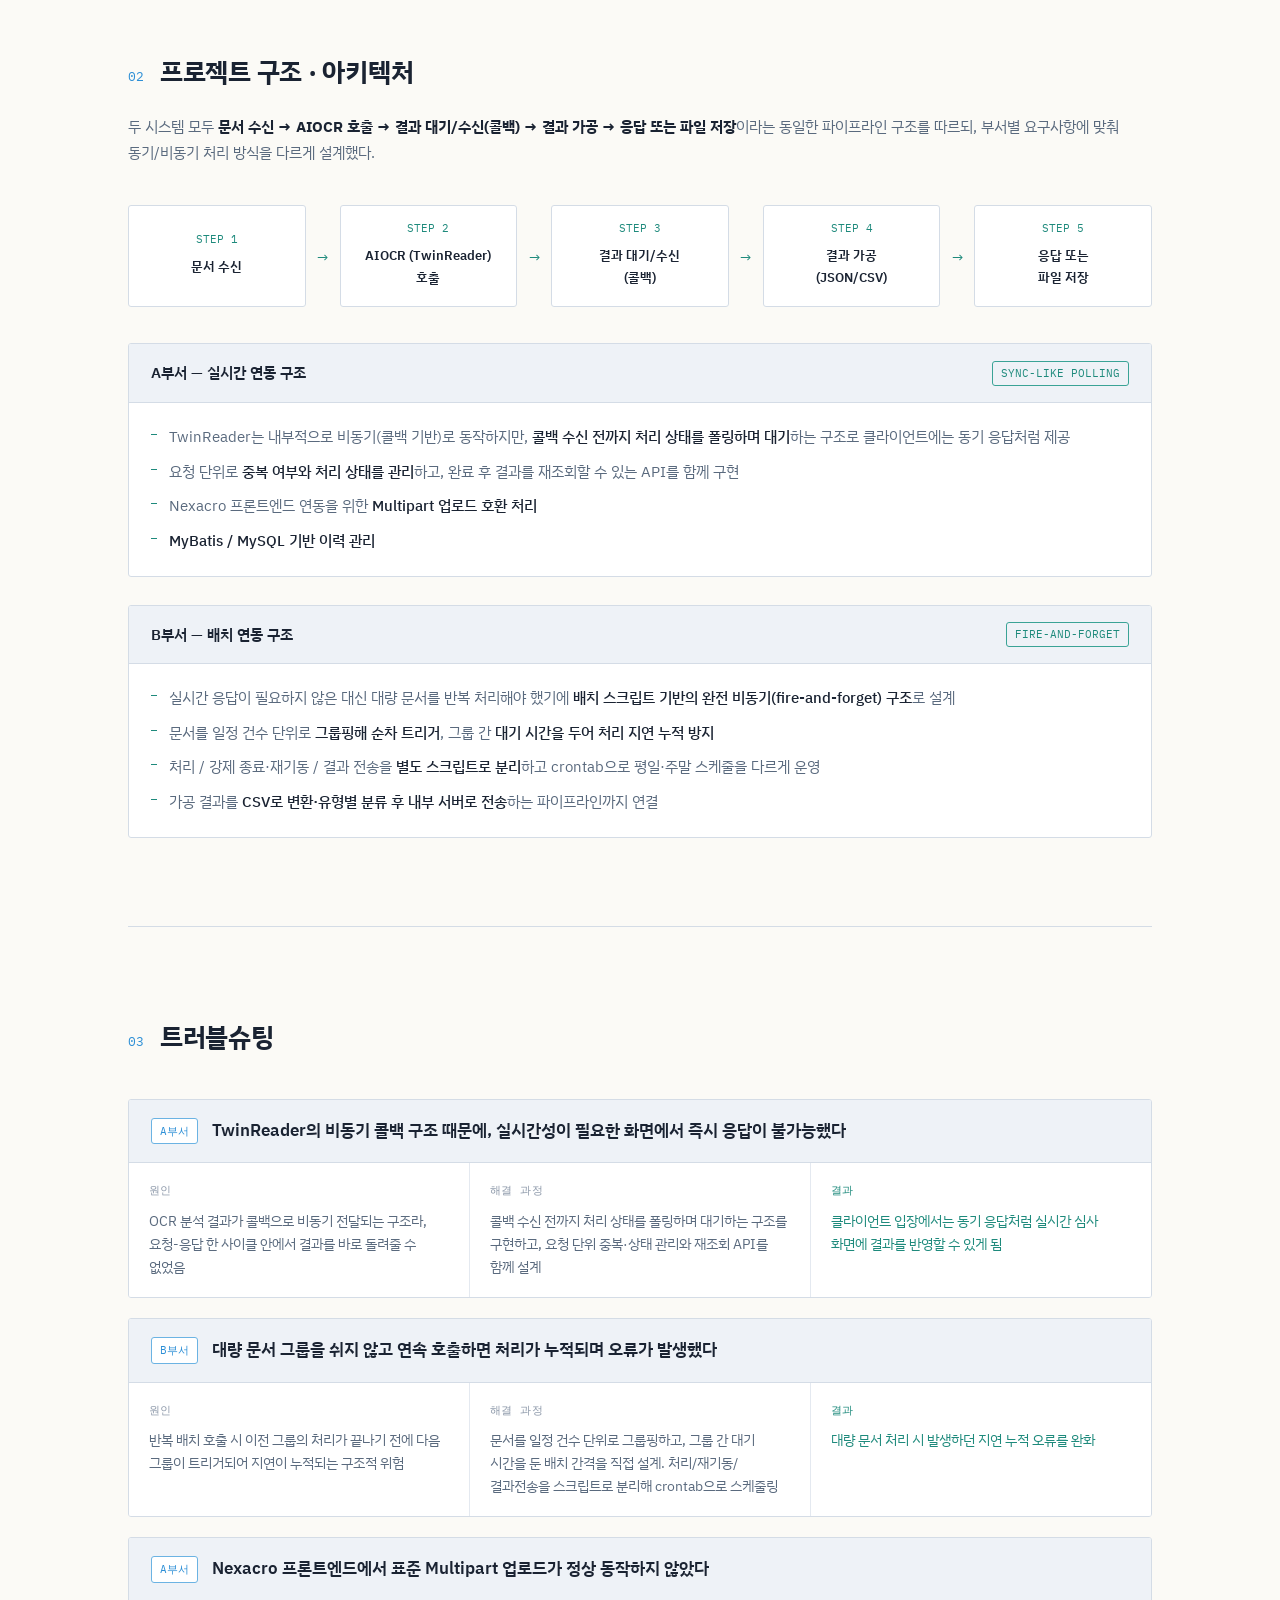
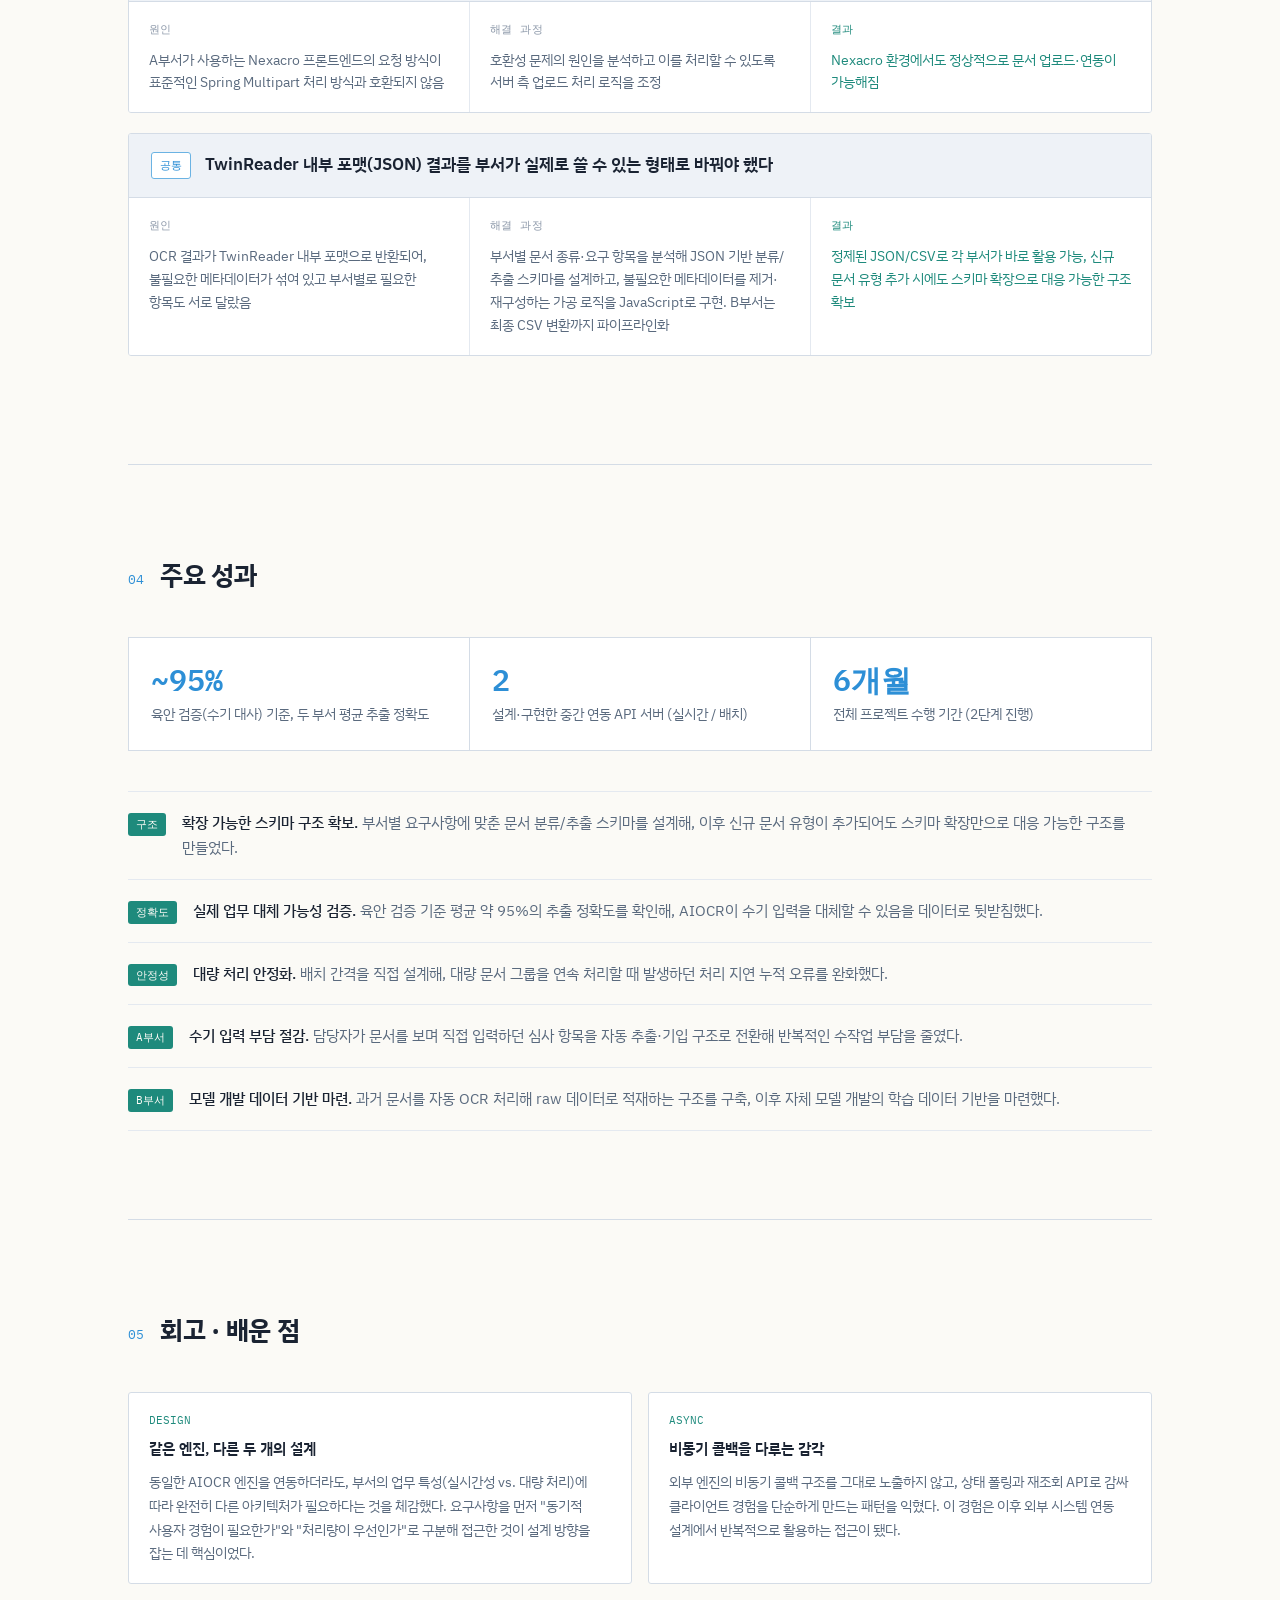
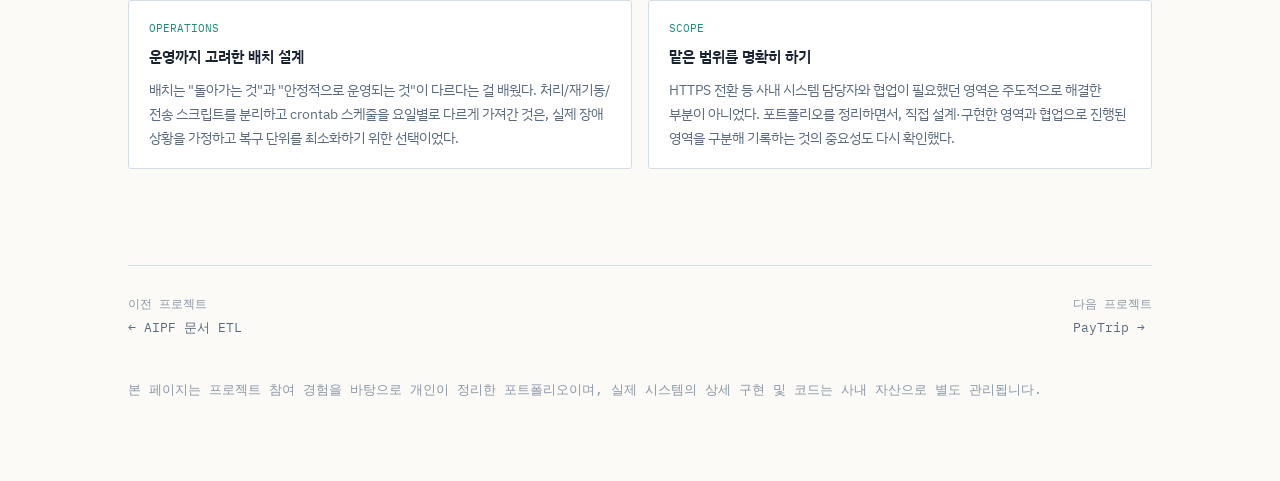
<file: project-02.html>
<!DOCTYPE html>
<html lang="ko">
<head>
<meta charset="UTF-8">
<meta name="viewport" content="width=device-width, initial-scale=1.0">
<title>국민연금 AIOCR 구축 프로젝트</title>
<link rel="preconnect" href="https://fonts.googleapis.com">
<link rel="preconnect" href="https://fonts.gstatic.com" crossorigin>
<link href="https://fonts.googleapis.com/css2?family=IBM+Plex+Sans+KR:wght@400;500;600;700&family=IBM+Plex+Mono:wght@400;500;600&display=swap" rel="stylesheet">
<link rel="stylesheet" href="css/style.css">
</head>
<body>

<header class="site-header">
  <div class="wrap">
    <a class="brand" href="index.html"><span class="dot"></span>seinLee.log</a>
    <button class="nav-toggle" aria-label="메뉴 열기">Menu</button>
    <nav class="site-nav">
      <a href="index.html">Home</a>
      <a href="project-01.html">AIPF</a>
      <a href="project-02.html">국민연금 AIOCR</a>
      <a href="project-03.html">PayTrip</a>
      <a href="index.html#contact">Contact</a>
    </nav>
  </div>
</header>

<div class="layout-with-toc">
<div class="page">
  <header class="hero">
    <a class="back-link" href="index.html#projects">← 전체 프로젝트로</a>
    <div class="eyebrow">국민연금공단 · 백엔드 개발 포트폴리오</div>
    <h1 class="title">국민연금 AIOCR 구축 프로젝트</h1>
    <p class="lede">국민연금공단의 차세대 연금 심사 시스템에 OCR 솔루션을 적용하여 문서 데이터를 자동으로 추출·가공하고, 실시간·비동기 방식의 연동 시스템을 구현했다.</p>
    <div class="metarow">
      <div class="metacell">
        <div class="k">PERIOD</div>
        <div class="v">2023.10 – 2024.02 / 2024.04 – 2024.05<br>(총 6개월)</div>
      </div>
      <div class="metacell">
        <div class="k">CONTRIBUTION</div>
        <div class="v">연동 시스템 설계·구현<br>약 70% 기여</div>
      </div>
      <div class="metacell">
        <div class="k">ROLE</div>
        <div class="v">Backend<br>실시간·배치 API 설계</div>
      </div>
      <div class="metacell">
        <div class="k">STACK</div>
        <div class="v">Spring Boot · MyBatis<br>+ Kubernetes</div>
      </div>
    </div>
  </header>

  <!-- 1. 프로젝트 요약 -->
  <section id="summary">
    <div class="sec-head">
      <span class="sec-num">01</span>
      <h2 class="sec-title">프로젝트 요약</h2>
    </div>

    <div class="summary-block">
      <div class="label">BACKGROUND</div>
      <p>A부서(실시간 심사 문서 처리)와 B부서(과거 축적 문서 일괄 처리), 두 부서를 대상으로 AgileSoda AIOCR 엔진(TwinReader)을 실제 업무 시스템에 연동하는 중간 API 서버 2종을 설계·구현했다. OCR 엔진 자체를 개발한 것이 아니라, 문서별 분류/추출 스키마 설계부터 API 연동, 결과 가공, 배치 운영까지 문서 처리 파이프라인 전 구간을 담당했다.</p>
    </div>

    <div class="summary-block">
      <div class="label">담당 업무 (부서별)</div>
      <div class="role-grid role-stack">
        <div class="dept">
          <h4>A부서 · 실시간 연동</h4>
          <p>수기로 입력하던 심사 항목을 AIOCR로 자동 추출·기입하는 구조로 전환. 실시간 REST API 설계, Nexacro 연동 대응, 이력 관리를 담당했다.</p>
        </div>
        <div class="dept">
          <h4>B부서 · 배치 연동</h4>
          <p>과거 축적 문서를 일괄 OCR 처리해 학습용 raw 데이터로 적재. 배치 스크립트, crontab 스케줄, 분석 트리거 API를 담당했다.</p>
        </div>
      </div>
    </div>

    <div class="summary-block">
      <div class="label">사용 기술 / 툴</div>
      <div class="stack-rows">
        <div class="stack-row">
          <div class="cat">Backend</div>
          <div class="chips">
            <span class="chip">Java</span><span class="chip">Spring Boot</span><span class="chip">MyBatis</span><span class="chip">MySQL</span><span class="chip">WebFlux WebClient</span>
          </div>
        </div>
        <div class="stack-row">
          <div class="cat">데이터 가공</div>
          <div class="chips">
            <span class="chip">JSON Schema</span><span class="chip">JavaScript</span>
          </div>
        </div>
        <div class="stack-row">
          <div class="cat">배치 / 운영</div>
          <div class="chips">
            <span class="chip">Bash Script</span><span class="chip">crontab</span><span class="chip">kubectl</span>
          </div>
        </div>
        <div class="stack-row">
          <div class="cat">인프라</div>
          <div class="chips">
            <span class="chip">Docker</span><span class="chip">Kubernetes</span><span class="chip">Ingress</span>
          </div>
        </div>
      </div>
    </div>
  </section>

  <!-- 2. 프로젝트 구조 -->
  <section id="architecture">
    <div class="sec-head">
      <span class="sec-num">02</span>
      <h2 class="sec-title">프로젝트 구조 · 아키텍처</h2>
    </div>

    <p class="arch-intro">두 시스템 모두 <b style="color:var(--text)">문서 수신 → AIOCR 호출 → 결과 대기/수신(콜백) → 결과 가공 → 응답 또는 파일 저장</b>이라는 동일한 파이프라인 구조를 따르되, 부서별 요구사항에 맞춰 동기/비동기 처리 방식을 다르게 설계했다.</p>

    <div class="flow-row">
      <div class="flow-step"><div class="n">STEP 1</div><div class="t">문서 수신</div></div>
      <div class="flow-arrow">→</div>
      <div class="flow-step"><div class="n">STEP 2</div><div class="t">AIOCR (TwinReader) 호출</div></div>
      <div class="flow-arrow">→</div>
      <div class="flow-step"><div class="n">STEP 3</div><div class="t">결과 대기/수신<br>(콜백)</div></div>
      <div class="flow-arrow">→</div>
      <div class="flow-step"><div class="n">STEP 4</div><div class="t">결과 가공<br>(JSON/CSV)</div></div>
      <div class="flow-arrow">→</div>
      <div class="flow-step"><div class="n">STEP 5</div><div class="t">응답 또는<br>파일 저장</div></div>
    </div>

    <div class="dept-panel">
      <div class="dept-panel-head">
        <h4>A부서 — 실시간 연동 구조</h4>
        <span>SYNC-LIKE POLLING</span>
      </div>
      <div class="dept-panel-body">
        <ul>
          <li>TwinReader는 내부적으로 비동기(콜백 기반)로 동작하지만, <b>콜백 수신 전까지 처리 상태를 폴링하며 대기</b>하는 구조로 클라이언트에는 동기 응답처럼 제공</li>
          <li>요청 단위로 <b>중복 여부와 처리 상태를 관리</b>하고, 완료 후 결과를 재조회할 수 있는 API를 함께 구현</li>
          <li>Nexacro 프론트엔드 연동을 위한 <b>Multipart 업로드 호환 처리</b></li>
          <li><b>MyBatis / MySQL 기반 이력 관리</b></li>
        </ul>
      </div>
    </div>

    <div class="dept-panel">
      <div class="dept-panel-head">
        <h4>B부서 — 배치 연동 구조</h4>
        <span>FIRE-AND-FORGET</span>
      </div>
      <div class="dept-panel-body">
        <ul>
          <li>실시간 응답이 필요하지 않은 대신 대량 문서를 반복 처리해야 했기에 <b>배치 스크립트 기반의 완전 비동기(fire-and-forget) 구조</b>로 설계</li>
          <li>문서를 일정 건수 단위로 <b>그룹핑해 순차 트리거</b>, 그룹 간 <b>대기 시간을 두어 처리 지연 누적 방지</b></li>
          <li>처리 / 강제 종료·재기동 / 결과 전송을 <b>별도 스크립트로 분리</b>하고 crontab으로 평일·주말 스케줄을 다르게 운영</li>
          <li>가공 결과를 <b>CSV로 변환·유형별 분류 후 내부 서버로 전송</b>하는 파이프라인까지 연결</li>
        </ul>
      </div>
    </div>
  </section>

  <!-- 3. 트러블슈팅 -->
  <section id="troubleshooting">
    <div class="sec-head">
      <span class="sec-num">03</span>
      <h2 class="sec-title">트러블슈팅</h2>
    </div>

    <div class="ts-item">
      <div class="ts-head">
        <span class="tag">A부서</span>
        <h4>TwinReader의 비동기 콜백 구조 때문에, 실시간성이 필요한 화면에서 즉시 응답이 불가능했다</h4>
      </div>
      <div class="ts-body">
        <div class="ts-col">
          <div class="k">원인</div>
          <p>OCR 분석 결과가 콜백으로 비동기 전달되는 구조라, 요청-응답 한 사이클 안에서 결과를 바로 돌려줄 수 없었음</p>
        </div>
        <div class="ts-col">
          <div class="k">해결 과정</div>
          <p>콜백 수신 전까지 처리 상태를 폴링하며 대기하는 구조를 구현하고, 요청 단위 중복·상태 관리와 재조회 API를 함께 설계</p>
        </div>
        <div class="ts-col result">
          <div class="k">결과</div>
          <p>클라이언트 입장에서는 동기 응답처럼 실시간 심사 화면에 결과를 반영할 수 있게 됨</p>
        </div>
      </div>
    </div>

    <div class="ts-item">
      <div class="ts-head">
        <span class="tag">B부서</span>
        <h4>대량 문서 그룹을 쉬지 않고 연속 호출하면 처리가 누적되며 오류가 발생했다</h4>
      </div>
      <div class="ts-body">
        <div class="ts-col">
          <div class="k">원인</div>
          <p>반복 배치 호출 시 이전 그룹의 처리가 끝나기 전에 다음 그룹이 트리거되어 지연이 누적되는 구조적 위험</p>
        </div>
        <div class="ts-col">
          <div class="k">해결 과정</div>
          <p>문서를 일정 건수 단위로 그룹핑하고, 그룹 간 대기 시간을 둔 배치 간격을 직접 설계. 처리/재기동/결과전송을 스크립트로 분리해 crontab으로 스케줄링</p>
        </div>
        <div class="ts-col result">
          <div class="k">결과</div>
          <p>대량 문서 처리 시 발생하던 지연 누적 오류를 완화</p>
        </div>
      </div>
    </div>

    <div class="ts-item">
      <div class="ts-head">
        <span class="tag">A부서</span>
        <h4>Nexacro 프론트엔드에서 표준 Multipart 업로드가 정상 동작하지 않았다</h4>
      </div>
      <div class="ts-body">
        <div class="ts-col">
          <div class="k">원인</div>
          <p>A부서가 사용하는 Nexacro 프론트엔드의 요청 방식이 표준적인 Spring Multipart 처리 방식과 호환되지 않음</p>
        </div>
        <div class="ts-col">
          <div class="k">해결 과정</div>
          <p>호환성 문제의 원인을 분석하고 이를 처리할 수 있도록 서버 측 업로드 처리 로직을 조정</p>
        </div>
        <div class="ts-col result">
          <div class="k">결과</div>
          <p>Nexacro 환경에서도 정상적으로 문서 업로드·연동이 가능해짐</p>
        </div>
      </div>
    </div>

    <div class="ts-item">
      <div class="ts-head">
        <span class="tag">공통</span>
        <h4>TwinReader 내부 포맷(JSON) 결과를 부서가 실제로 쓸 수 있는 형태로 바꿔야 했다</h4>
      </div>
      <div class="ts-body">
        <div class="ts-col">
          <div class="k">원인</div>
          <p>OCR 결과가 TwinReader 내부 포맷으로 반환되어, 불필요한 메타데이터가 섞여 있고 부서별로 필요한 항목도 서로 달랐음</p>
        </div>
        <div class="ts-col">
          <div class="k">해결 과정</div>
          <p>부서별 문서 종류·요구 항목을 분석해 JSON 기반 분류/추출 스키마를 설계하고, 불필요한 메타데이터를 제거·재구성하는 가공 로직을 JavaScript로 구현. B부서는 최종 CSV 변환까지 파이프라인화</p>
        </div>
        <div class="ts-col result">
          <div class="k">결과</div>
          <p>정제된 JSON/CSV로 각 부서가 바로 활용 가능, 신규 문서 유형 추가 시에도 스키마 확장으로 대응 가능한 구조 확보</p>
        </div>
      </div>
    </div>
  </section>

  <!-- 4. 주요 성과 -->
  <section id="outcomes">
    <div class="sec-head">
      <span class="sec-num">04</span>
      <h2 class="sec-title">주요 성과</h2>
    </div>

    <div class="metric-row">
      <div class="metric">
        <div class="num">~95%</div>
        <div class="desc">육안 검증(수기 대사) 기준, 두 부서 평균 추출 정확도</div>
      </div>
      <div class="metric">
        <div class="num">2</div>
        <div class="desc">설계·구현한 중간 연동 API 서버 (실시간 / 배치)</div>
      </div>
      <div class="metric">
        <div class="num">6개월</div>
        <div class="desc">전체 프로젝트 수행 기간 (2단계 진행)</div>
      </div>
    </div>

    <ul class="outcome-list">
      <li>
        <span class="badge">구조</span>
        <p><b>확장 가능한 스키마 구조 확보.</b> 부서별 요구사항에 맞춘 문서 분류/추출 스키마를 설계해, 이후 신규 문서 유형이 추가되어도 스키마 확장만으로 대응 가능한 구조를 만들었다.</p>
      </li>
      <li>
        <span class="badge">정확도</span>
        <p><b>실제 업무 대체 가능성 검증.</b> 육안 검증 기준 평균 약 95%의 추출 정확도를 확인해, AIOCR이 수기 입력을 대체할 수 있음을 데이터로 뒷받침했다.</p>
      </li>
      <li>
        <span class="badge">안정성</span>
        <p><b>대량 처리 안정화.</b> 배치 간격을 직접 설계해, 대량 문서 그룹을 연속 처리할 때 발생하던 처리 지연 누적 오류를 완화했다.</p>
      </li>
      <li>
        <span class="badge">A부서</span>
        <p><b>수기 입력 부담 절감.</b> 담당자가 문서를 보며 직접 입력하던 심사 항목을 자동 추출·기입 구조로 전환해 반복적인 수작업 부담을 줄였다.</p>
      </li>
      <li>
        <span class="badge">B부서</span>
        <p><b>모델 개발 데이터 기반 마련.</b> 과거 문서를 자동 OCR 처리해 raw 데이터로 적재하는 구조를 구축, 이후 자체 모델 개발의 학습 데이터 기반을 마련했다.</p>
      </li>
    </ul>
  </section>

  <!-- 5. 회고 -->
  <section id="retrospective">
    <div class="sec-head">
      <span class="sec-num">05</span>
      <h2 class="sec-title">회고 · 배운 점</h2>
    </div>

    <div class="retro-grid">
      <div class="retro-card">
        <div class="r-tag">DESIGN</div>
        <h4>같은 엔진, 다른 두 개의 설계</h4>
        <p>동일한 AIOCR 엔진을 연동하더라도, 부서의 업무 특성(실시간성 vs. 대량 처리)에 따라 완전히 다른 아키텍처가 필요하다는 것을 체감했다. 요구사항을 먼저 "동기적 사용자 경험이 필요한가"와 "처리량이 우선인가"로 구분해 접근한 것이 설계 방향을 잡는 데 핵심이었다.</p>
      </div>
      <div class="retro-card">
        <div class="r-tag">ASYNC</div>
        <h4>비동기 콜백을 다루는 감각</h4>
        <p>외부 엔진의 비동기 콜백 구조를 그대로 노출하지 않고, 상태 폴링과 재조회 API로 감싸 클라이언트 경험을 단순하게 만드는 패턴을 익혔다. 이 경험은 이후 외부 시스템 연동 설계에서 반복적으로 활용하는 접근이 됐다.</p>
      </div>
      <div class="retro-card">
        <div class="r-tag">OPERATIONS</div>
        <h4>운영까지 고려한 배치 설계</h4>
        <p>배치는 "돌아가는 것"과 "안정적으로 운영되는 것"이 다르다는 걸 배웠다. 처리/재기동/전송 스크립트를 분리하고 crontab 스케줄을 요일별로 다르게 가져간 것은, 실제 장애 상황을 가정하고 복구 단위를 최소화하기 위한 선택이었다.</p>
      </div>
      <div class="retro-card">
        <div class="r-tag">SCOPE</div>
        <h4>맡은 범위를 명확히 하기</h4>
        <p>HTTPS 전환 등 사내 시스템 담당자와 협업이 필요했던 영역은 주도적으로 해결한 부분이 아니었다. 포트폴리오를 정리하면서, 직접 설계·구현한 영역과 협업으로 진행된 영역을 구분해 기록하는 것의 중요성도 다시 확인했다.</p>
      </div>
    </div>
  </section>
  <div class="project-pager">
    <a href="project-01.html"><span class="dir">이전 프로젝트</span>← AIPF 문서 ETL</a>
    <a href="project-03.html"><span class="dir">다음 프로젝트</span>PayTrip →</a>
  </div>

  <footer class="site-footer">
    <p>본 페이지는 프로젝트 참여 경험을 바탕으로 개인이 정리한 포트폴리오이며, 실제 시스템의 상세 구현 및 코드는 사내 자산으로 별도 관리됩니다.</p>
  </footer>
</div>

<nav class="page-nav page-nav-side">
  <a href="#summary">01 요약</a>
  <a href="#architecture">02 구조</a>
  <a href="#troubleshooting">03 트러블슈팅</a>
  <a href="#outcomes">04 성과</a>
  <a href="#retrospective">05 회고</a>
</nav>
</div>

<script src="js/main.js"></script>
</body>
</html>
</file>
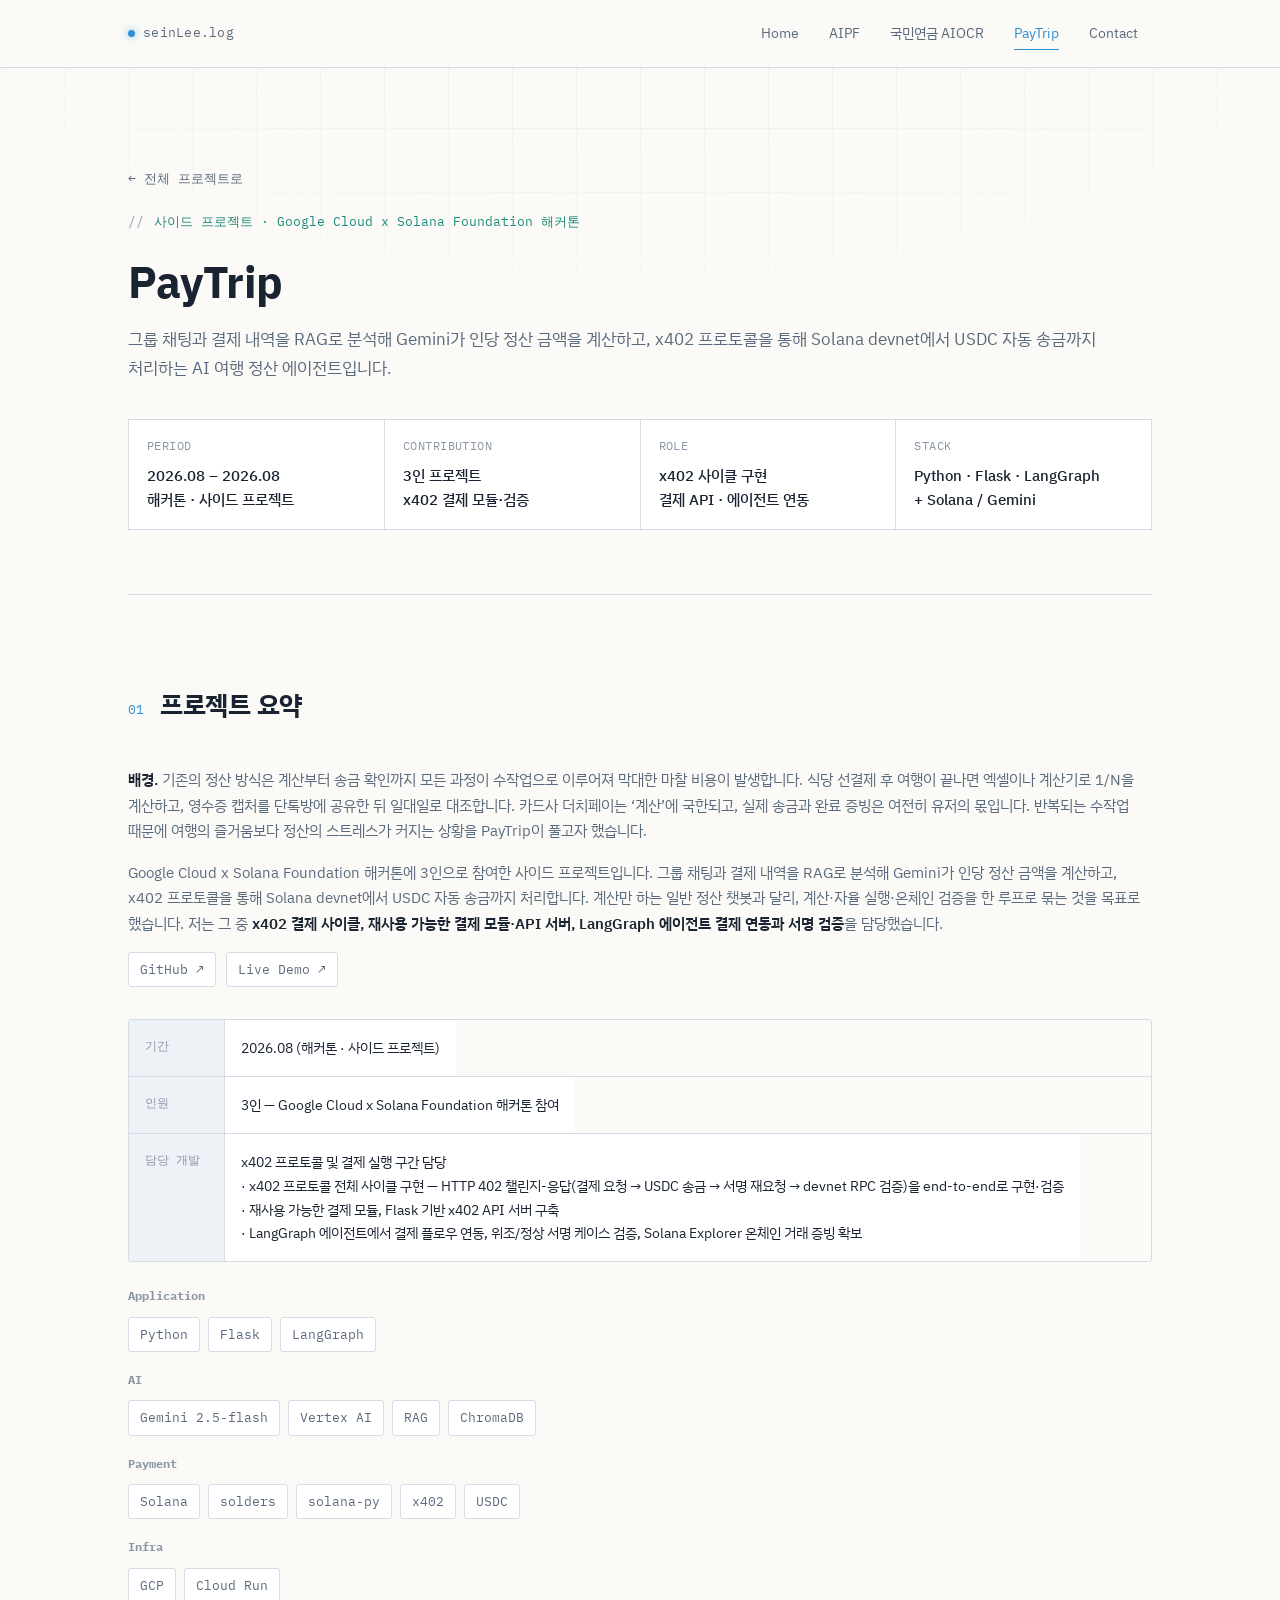
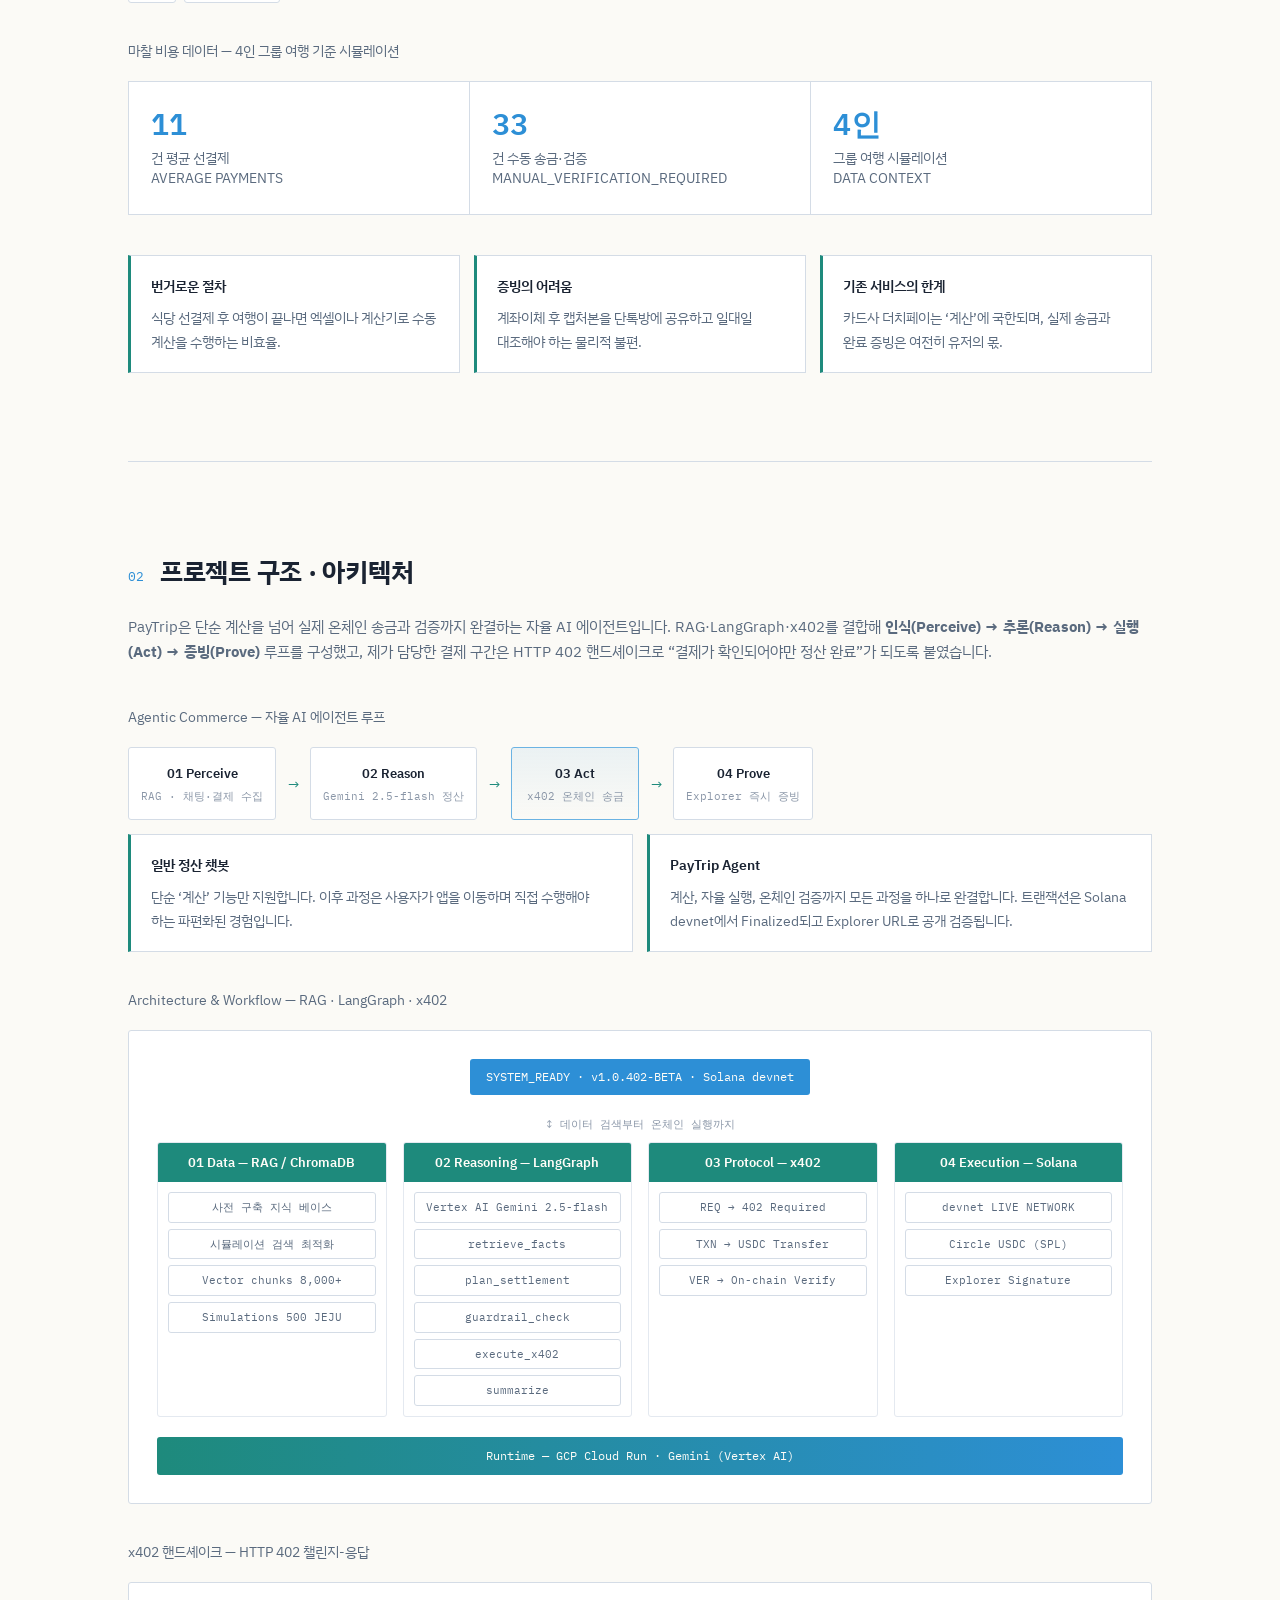
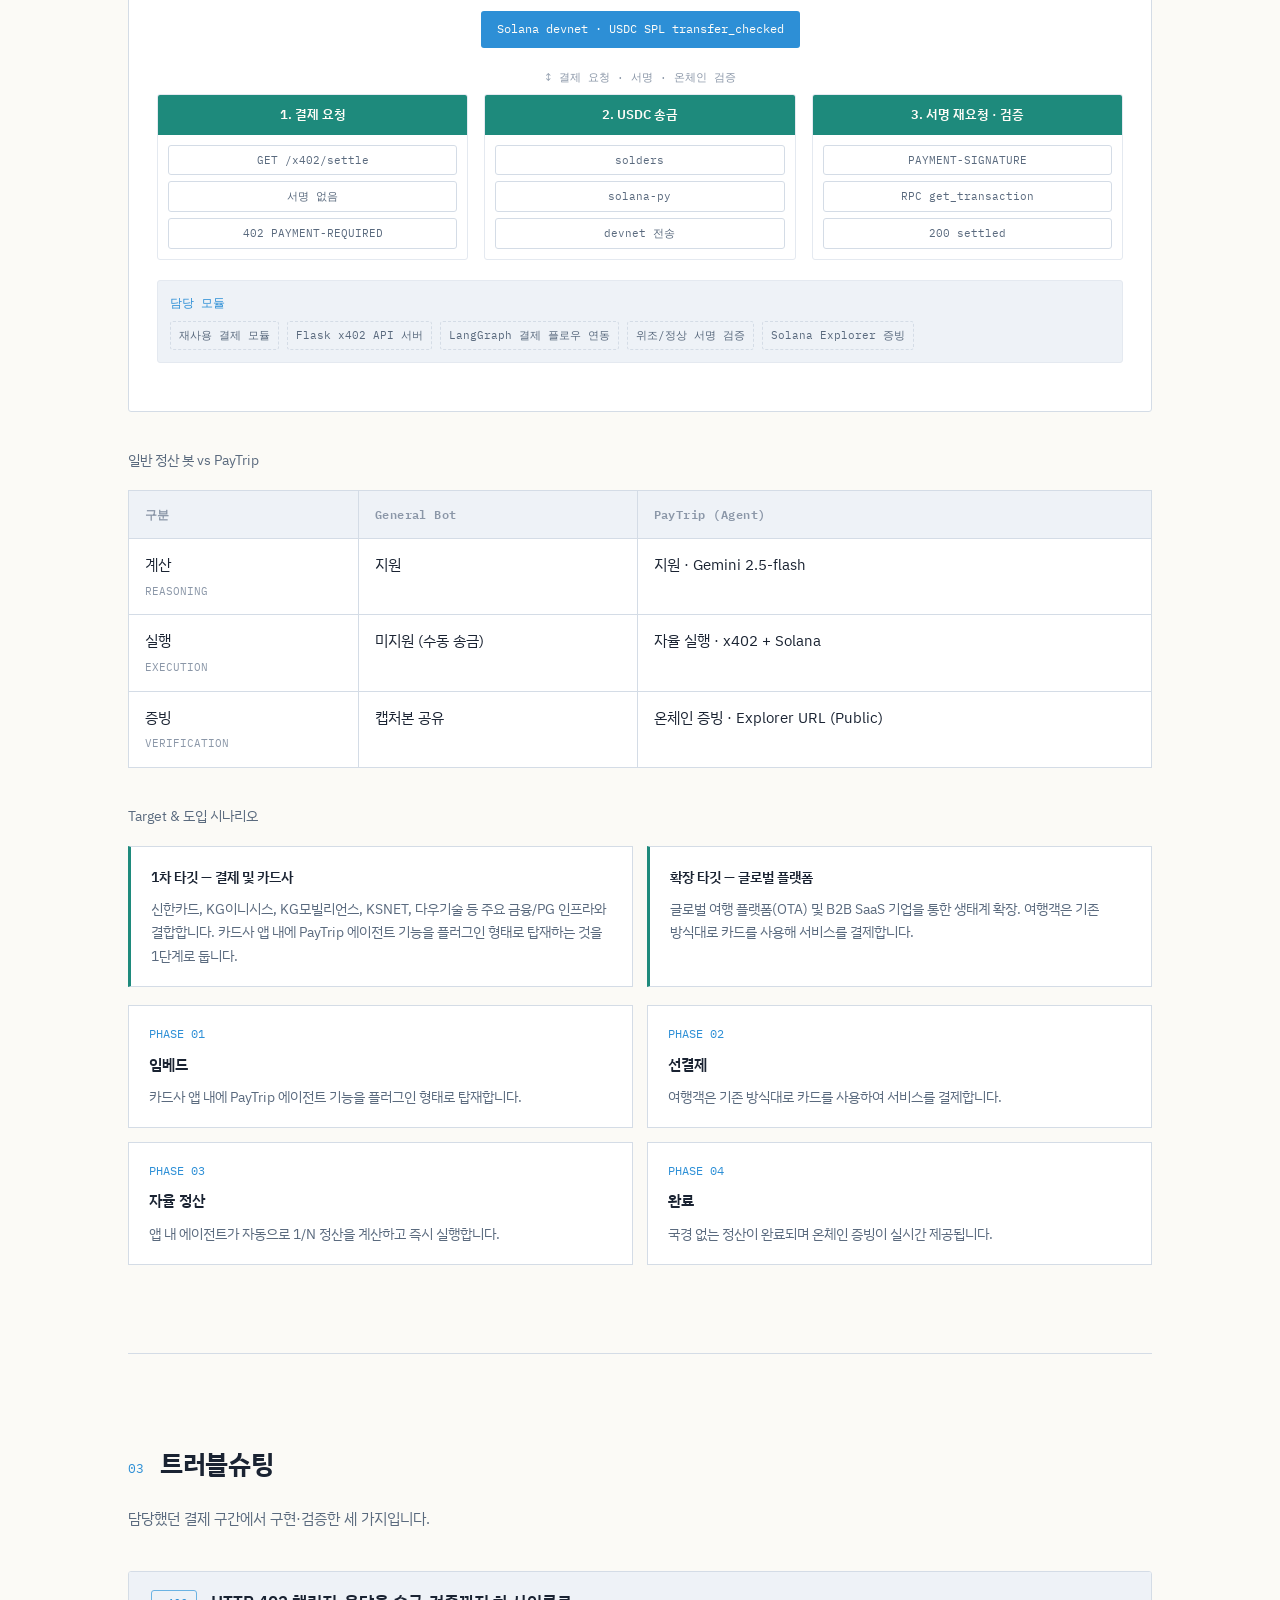
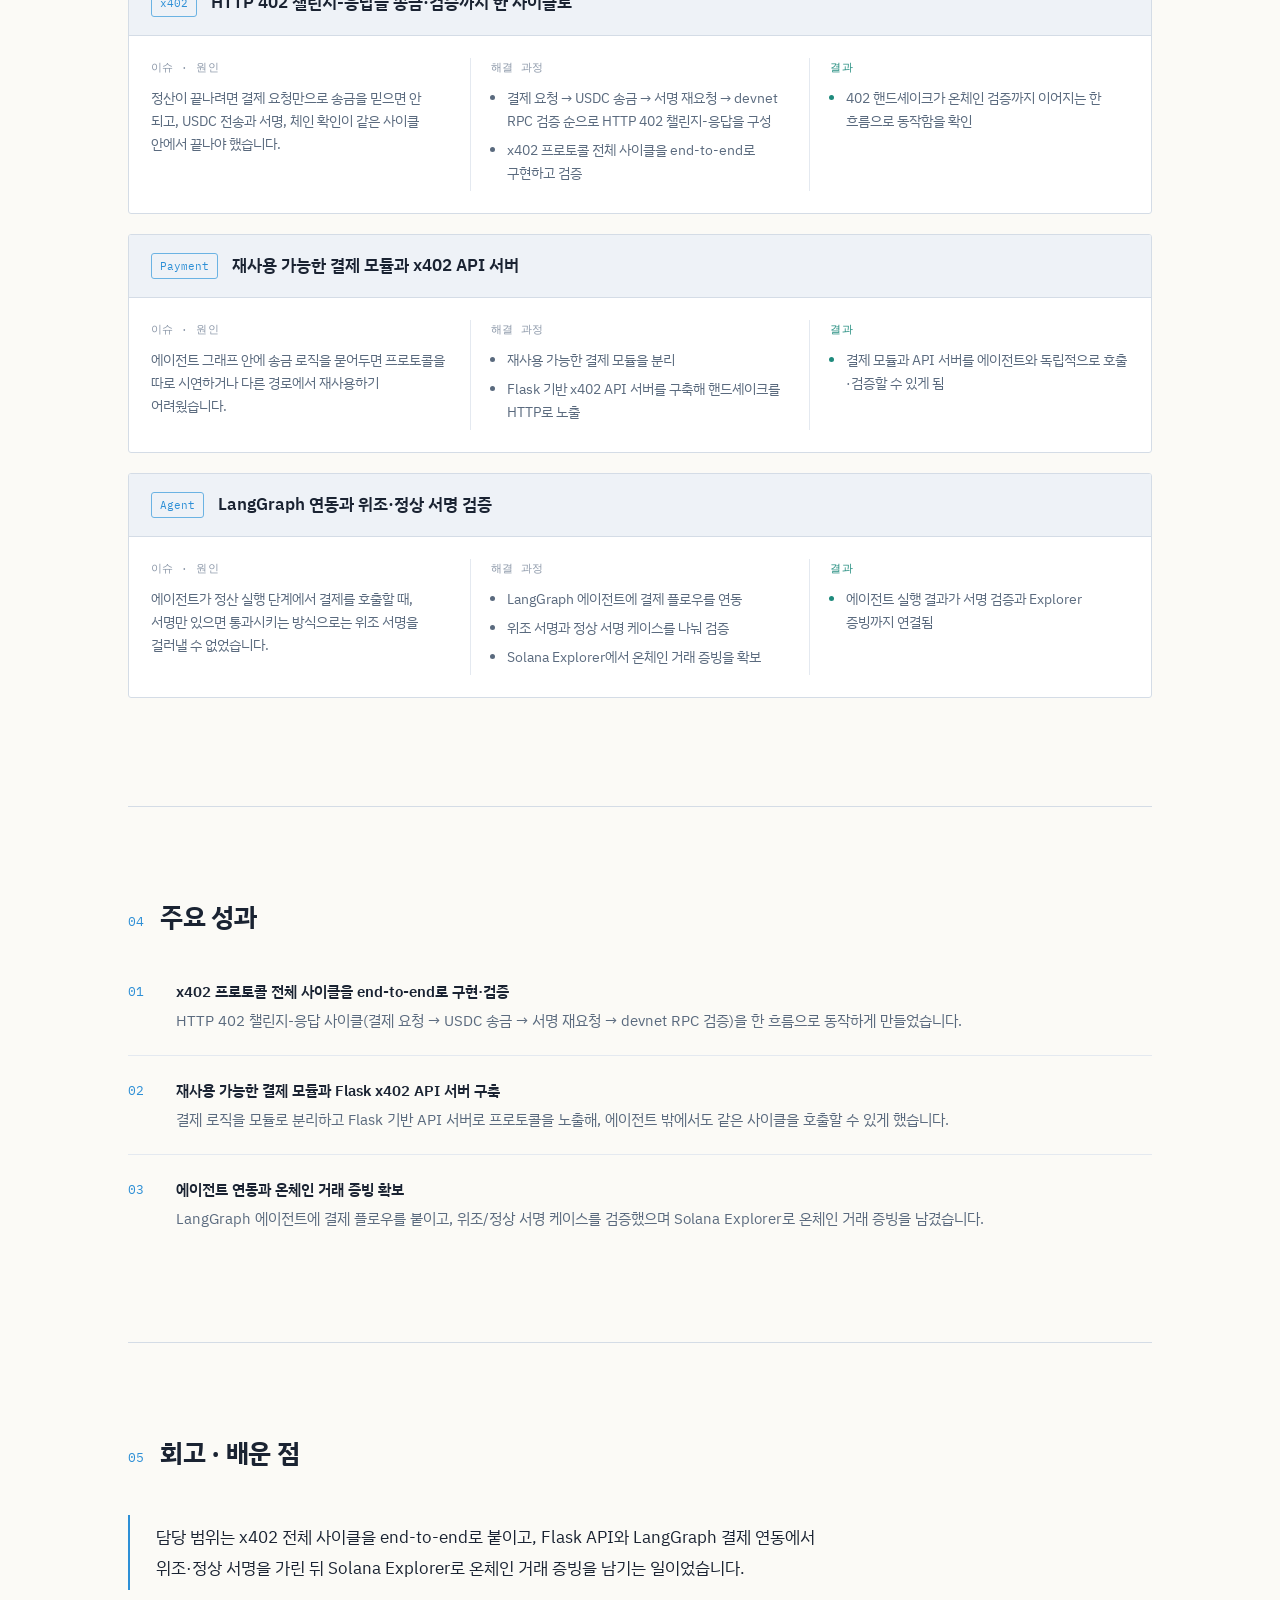
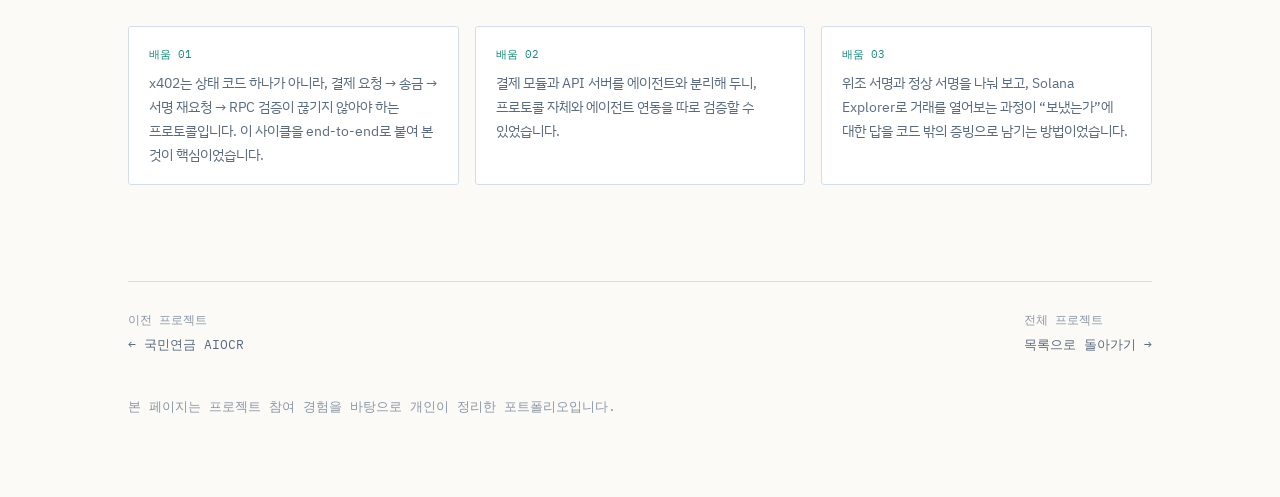
<file: project-03.html>
<!DOCTYPE html>
<html lang="ko">
<head>
<meta charset="UTF-8">
<meta name="viewport" content="width=device-width, initial-scale=1.0">
<title>PayTrip — AI 여행 정산 에이전트 · 포트폴리오</title>
<link rel="preconnect" href="https://fonts.googleapis.com">
<link rel="preconnect" href="https://fonts.gstatic.com" crossorigin>
<link href="https://fonts.googleapis.com/css2?family=IBM+Plex+Sans+KR:wght@400;500;600;700&family=IBM+Plex+Mono:wght@400;500;600&display=swap" rel="stylesheet">
<link rel="stylesheet" href="css/style.css">
</head>
<body>

<header class="site-header">
  <div class="wrap">
    <a class="brand" href="index.html"><span class="dot"></span>seinLee.log</a>
    <button class="nav-toggle" aria-label="메뉴 열기">Menu</button>
    <nav class="site-nav">
      <a href="index.html">Home</a>
      <a href="project-01.html">AIPF</a>
      <a href="project-02.html">국민연금 AIOCR</a>
      <a href="project-03.html">PayTrip</a>
      <a href="index.html#contact">Contact</a>
    </nav>
  </div>
</header>

<div class="layout-with-toc">
<div class="page">

  <header class="hero">
    <a class="back-link" href="index.html#projects">← 전체 프로젝트로</a>
    <div class="eyebrow">사이드 프로젝트 · Google Cloud x Solana Foundation 해커톤</div>
    <h1 class="title">PayTrip</h1>
    <p class="lede">그룹 채팅과 결제 내역을 RAG로 분석해 Gemini가 인당 정산 금액을 계산하고, x402 프로토콜을 통해 Solana devnet에서 USDC 자동 송금까지 처리하는 AI 여행 정산 에이전트입니다.</p>
    <div class="metarow">
      <div class="metacell"><div class="k">PERIOD</div><div class="v">2026.08 – 2026.08<br>해커톤 · 사이드 프로젝트</div></div>
      <div class="metacell"><div class="k">CONTRIBUTION</div><div class="v">3인 프로젝트<br>x402 결제 모듈·검증</div></div>
      <div class="metacell"><div class="k">ROLE</div><div class="v">x402 사이클 구현<br>결제 API · 에이전트 연동</div></div>
      <div class="metacell"><div class="k">STACK</div><div class="v">Python · Flask · LangGraph<br>+ Solana / Gemini</div></div>
    </div>
  </header>

  <section id="summary">
    <div class="sec-head"><span class="sec-num">01</span><h2 class="sec-title">프로젝트 요약</h2></div>

    <div class="summary-stack">
      <div class="summary-bg">
        <p><strong>배경.</strong> 기존의 정산 방식은 계산부터 송금 확인까지 모든 과정이 수작업으로 이루어져 막대한 마찰 비용이 발생합니다. 식당 선결제 후 여행이 끝나면 엑셀이나 계산기로 1/N을 계산하고, 영수증 캡처를 단톡방에 공유한 뒤 일대일로 대조합니다. 카드사 더치페이는 ‘계산’에 국한되고, 실제 송금과 완료 증빙은 여전히 유저의 몫입니다. 반복되는 수작업 때문에 여행의 즐거움보다 정산의 스트레스가 커지는 상황을 PayTrip이 풀고자 했습니다.</p>
        <p>Google Cloud x Solana Foundation 해커톤에 3인으로 참여한 사이드 프로젝트입니다. 그룹 채팅과 결제 내역을 RAG로 분석해 Gemini가 인당 정산 금액을 계산하고, x402 프로토콜을 통해 Solana devnet에서 USDC 자동 송금까지 처리합니다. 계산만 하는 일반 정산 챗봇과 달리, 계산·자율 실행·온체인 검증을 한 루프로 묶는 것을 목표로 했습니다. 저는 그 중 <strong>x402 결제 사이클, 재사용 가능한 결제 모듈·API 서버, LangGraph 에이전트 결제 연동과 서명 검증</strong>을 담당했습니다.</p>
        <div class="project-links">
          <a class="tag" href="https://github.com/baekenough/paytrip" target="_blank" rel="noopener">GitHub ↗</a>
          <a class="tag" href="https://paytrip-33319068113.us-central1.run.app" target="_blank" rel="noopener">Live Demo ↗</a>
        </div>
      </div>

      <div class="infopanel">
        <div class="inforow"><div class="label">기간</div><div class="value">2026.08 (해커톤 · 사이드 프로젝트)</div></div>
        <div class="inforow"><div class="label">인원</div><div class="value">3인 — Google Cloud x Solana Foundation 해커톤 참여</div></div>
        <div class="inforow"><div class="label">담당 개발</div><div class="value">
          x402 프로토콜 및 결제 실행 구간 담당<br>
          · x402 프로토콜 전체 사이클 구현 — HTTP 402 챌린지-응답(결제 요청 → USDC 송금 → 서명 재요청 → devnet RPC 검증)을 end-to-end로 구현·검증<br>
          · 재사용 가능한 결제 모듈, Flask 기반 x402 API 서버 구축<br>
          · LangGraph 에이전트에서 결제 플로우 연동, 위조/정상 서명 케이스 검증, Solana Explorer 온체인 거래 증빙 확보
        </div></div>
      </div>

      <div class="stackgroup">
        <h4>Application</h4>
        <div class="chips"><span class="chip">Python</span><span class="chip">Flask</span><span class="chip">LangGraph</span></div>
        <h4>AI</h4>
        <div class="chips"><span class="chip">Gemini 2.5-flash</span><span class="chip">Vertex AI</span><span class="chip">RAG</span><span class="chip">ChromaDB</span></div>
        <h4>Payment</h4>
        <div class="chips"><span class="chip">Solana</span><span class="chip">solders</span><span class="chip">solana-py</span><span class="chip">x402</span><span class="chip">USDC</span></div>
        <h4>Infra</h4>
        <div class="chips"><span class="chip">GCP</span><span class="chip">Cloud Run</span></div>
      </div>
    </div>

    <div class="diagram-title">마찰 비용 데이터 — 4인 그룹 여행 기준 시뮬레이션</div>
    <div class="metric-row">
      <div class="metric"><span class="num">11</span><span class="label">건 평균 선결제<br>AVERAGE PAYMENTS</span></div>
      <div class="metric"><span class="num">33</span><span class="label">건 수동 송금·검증<br>MANUAL_VERIFICATION_REQUIRED</span></div>
      <div class="metric"><span class="num">4인</span><span class="label">그룹 여행 시뮬레이션<br>DATA CONTEXT</span></div>
    </div>

    <div class="role-grid cols-3">
      <div class="dept">
        <h4>번거로운 절차</h4>
        <p>식당 선결제 후 여행이 끝나면 엑셀이나 계산기로 수동 계산을 수행하는 비효율.</p>
      </div>
      <div class="dept">
        <h4>증빙의 어려움</h4>
        <p>계좌이체 후 캡처본을 단톡방에 공유하고 일대일 대조해야 하는 물리적 불편.</p>
      </div>
      <div class="dept">
        <h4>기존 서비스의 한계</h4>
        <p>카드사 더치페이는 ‘계산’에 국한되며, 실제 송금과 완료 증빙은 여전히 유저의 몫.</p>
      </div>
    </div>
  </section>

  <section id="architecture">
    <div class="sec-head"><span class="sec-num">02</span><h2 class="sec-title">프로젝트 구조 · 아키텍처</h2></div>
    <p class="sec-desc">PayTrip은 단순 계산을 넘어 실제 온체인 송금과 검증까지 완결하는 자율 AI 에이전트입니다. RAG·LangGraph·x402를 결합해 <strong>인식(Perceive) → 추론(Reason) → 실행(Act) → 증빙(Prove)</strong> 루프를 구성했고, 제가 담당한 결제 구간은 HTTP 402 핸드셰이크로 “결제가 확인되어야만 정산 완료”가 되도록 붙였습니다.</p>

    <div class="diagram-title">Agentic Commerce — 자율 AI 에이전트 루프</div>
    <div class="flow">
      <div class="flow-step"><div class="t">01 Perceive</div><div class="s">RAG · 채팅·결제 수집</div></div>
      <div class="flow-arrow">→</div>
      <div class="flow-step"><div class="t">02 Reason</div><div class="s">Gemini 2.5-flash 정산</div></div>
      <div class="flow-arrow">→</div>
      <div class="flow-step hl"><div class="t">03 Act</div><div class="s">x402 온체인 송금</div></div>
      <div class="flow-arrow">→</div>
      <div class="flow-step"><div class="t">04 Prove</div><div class="s">Explorer 즉시 증빙</div></div>
    </div>

    <div class="role-grid">
      <div class="dept">
        <h4>일반 정산 챗봇</h4>
        <p>단순 ‘계산’ 기능만 지원합니다. 이후 과정은 사용자가 앱을 이동하며 직접 수행해야 하는 파편화된 경험입니다.</p>
      </div>
      <div class="dept">
        <h4>PayTrip Agent</h4>
        <p>계산, 자율 실행, 온체인 검증까지 모든 과정을 하나로 완결합니다. 트랜잭션은 Solana devnet에서 Finalized되고 Explorer URL로 공개 검증됩니다.</p>
      </div>
    </div>

    <div class="diagram-title">Architecture &amp; Workflow — RAG · LangGraph · x402</div>
    <div class="infra">
      <div class="infra-top"><span class="infra-badge">SYSTEM_READY · v1.0.402-BETA · Solana devnet</span></div>
      <div class="infra-arrow-v">↕ 데이터 검색부터 온체인 실행까지</div>
      <div class="infra-containers">
        <div class="container-box">
          <div class="head">01 Data — RAG / ChromaDB</div>
          <div class="body"><span>사전 구축 지식 베이스</span><span>시뮬레이션 검색 최적화</span><span>Vector chunks 8,000+</span><span>Simulations 500 JEJU</span></div>
        </div>
        <div class="container-box">
          <div class="head">02 Reasoning — LangGraph</div>
          <div class="body"><span>Vertex AI Gemini 2.5-flash</span><span>retrieve_facts</span><span>plan_settlement</span><span>guardrail_check</span><span>execute_x402</span><span>summarize</span></div>
        </div>
        <div class="container-box">
          <div class="head">03 Protocol — x402</div>
          <div class="body"><span>REQ → 402 Required</span><span>TXN → USDC Transfer</span><span>VER → On-chain Verify</span></div>
        </div>
        <div class="container-box">
          <div class="head">04 Execution — Solana</div>
          <div class="body"><span>devnet LIVE NETWORK</span><span>Circle USDC (SPL)</span><span>Explorer Signature</span></div>
        </div>
      </div>
      <div class="runtime-bar">Runtime — GCP Cloud Run · Gemini (Vertex AI)</div>
    </div>

    <div class="diagram-title">x402 핸드셰이크 — HTTP 402 챌린지-응답</div>
    <div class="infra">
      <div class="infra-top"><span class="infra-badge">Solana devnet · USDC SPL transfer_checked</span></div>
      <div class="infra-arrow-v">↕ 결제 요청 · 서명 · 온체인 검증</div>
      <div class="infra-containers">
        <div class="container-box">
          <div class="head">1. 결제 요청</div>
          <div class="body"><span>GET /x402/settle</span><span>서명 없음</span><span>402 PAYMENT-REQUIRED</span></div>
        </div>
        <div class="container-box">
          <div class="head">2. USDC 송금</div>
          <div class="body"><span>solders</span><span>solana-py</span><span>devnet 전송</span></div>
        </div>
        <div class="container-box">
          <div class="head">3. 서명 재요청 · 검증</div>
          <div class="body"><span>PAYMENT-SIGNATURE</span><span>RPC get_transaction</span><span>200 settled</span></div>
        </div>
      </div>
      <div class="infra-services">
        <div class="svc-box wide">
          <div class="head">담당 모듈</div>
          <div class="items"><span>재사용 결제 모듈</span><span>Flask x402 API 서버</span><span>LangGraph 결제 플로우 연동</span><span>위조/정상 서명 검증</span><span>Solana Explorer 증빙</span></div>
        </div>
      </div>
    </div>

    <div class="diagram-title">일반 정산 봇 vs PayTrip</div>
    <table class="compare-table">
      <thead>
        <tr>
          <th>구분</th>
          <th>General Bot</th>
          <th>PayTrip (Agent)</th>
        </tr>
      </thead>
      <tbody>
        <tr>
          <td>계산<br><span class="sub">REASONING</span></td>
          <td>지원</td>
          <td>지원 · Gemini 2.5-flash</td>
        </tr>
        <tr>
          <td>실행<br><span class="sub">EXECUTION</span></td>
          <td>미지원 (수동 송금)</td>
          <td>자율 실행 · x402 + Solana</td>
        </tr>
        <tr>
          <td>증빙<br><span class="sub">VERIFICATION</span></td>
          <td>캡처본 공유</td>
          <td>온체인 증빙 · Explorer URL (Public)</td>
        </tr>
      </tbody>
    </table>

    <div class="diagram-title">Target &amp; 도입 시나리오</div>
    <div class="role-grid">
      <div class="dept">
        <h4>1차 타깃 — 결제 및 카드사</h4>
        <p>신한카드, KG이니시스, KG모빌리언스, KSNET, 다우기술 등 주요 금융/PG 인프라와 결합합니다. 카드사 앱 내에 PayTrip 에이전트 기능을 플러그인 형태로 탑재하는 것을 1단계로 둡니다.</p>
      </div>
      <div class="dept">
        <h4>확장 타깃 — 글로벌 플랫폼</h4>
        <p>글로벌 여행 플랫폼(OTA) 및 B2B SaaS 기업을 통한 생태계 확장. 여행객은 기존 방식대로 카드를 사용해 서비스를 결제합니다.</p>
      </div>
    </div>

    <div class="phase-grid">
      <div class="phase">
        <div class="k">PHASE 01</div>
        <h4>임베드</h4>
        <p>카드사 앱 내에 PayTrip 에이전트 기능을 플러그인 형태로 탑재합니다.</p>
      </div>
      <div class="phase">
        <div class="k">PHASE 02</div>
        <h4>선결제</h4>
        <p>여행객은 기존 방식대로 카드를 사용하여 서비스를 결제합니다.</p>
      </div>
      <div class="phase">
        <div class="k">PHASE 03</div>
        <h4>자율 정산</h4>
        <p>앱 내 에이전트가 자동으로 1/N 정산을 계산하고 즉시 실행합니다.</p>
      </div>
      <div class="phase">
        <div class="k">PHASE 04</div>
        <h4>완료</h4>
        <p>국경 없는 정산이 완료되며 온체인 증빙이 실시간 제공됩니다.</p>
      </div>
    </div>
  </section>

  <section id="troubleshooting">
    <div class="sec-head"><span class="sec-num">03</span><h2 class="sec-title">트러블슈팅</h2></div>
    <p class="sec-desc">담당했던 결제 구간에서 구현·검증한 세 가지입니다.</p>

    <div class="ts-card">
      <div class="ts-head"><span class="ts-tag">x402</span><h3>HTTP 402 챌린지-응답을 송금·검증까지 한 사이클로</h3></div>
      <div class="ts-body">
        <div class="ts-col">
          <div class="cl">이슈 · 원인</div>
          <p>정산이 끝나려면 결제 요청만으로 송금을 믿으면 안 되고, USDC 전송과 서명, 체인 확인이 같은 사이클 안에서 끝나야 했습니다.</p>
        </div>
        <div class="ts-col">
          <div class="cl">해결 과정</div>
          <ul>
            <li>결제 요청 → USDC 송금 → 서명 재요청 → devnet RPC 검증 순으로 HTTP 402 챌린지-응답을 구성</li>
            <li>x402 프로토콜 전체 사이클을 end-to-end로 구현하고 검증</li>
          </ul>
        </div>
        <div class="ts-col result">
          <div class="cl">결과</div>
          <ul>
            <li>402 핸드셰이크가 온체인 검증까지 이어지는 한 흐름으로 동작함을 확인</li>
          </ul>
        </div>
      </div>
    </div>

    <div class="ts-card">
      <div class="ts-head"><span class="ts-tag">Payment</span><h3>재사용 가능한 결제 모듈과 x402 API 서버</h3></div>
      <div class="ts-body">
        <div class="ts-col">
          <div class="cl">이슈 · 원인</div>
          <p>에이전트 그래프 안에 송금 로직을 묻어두면 프로토콜을 따로 시연하거나 다른 경로에서 재사용하기 어려웠습니다.</p>
        </div>
        <div class="ts-col">
          <div class="cl">해결 과정</div>
          <ul>
            <li>재사용 가능한 결제 모듈을 분리</li>
            <li>Flask 기반 x402 API 서버를 구축해 핸드셰이크를 HTTP로 노출</li>
          </ul>
        </div>
        <div class="ts-col result">
          <div class="cl">결과</div>
          <ul>
            <li>결제 모듈과 API 서버를 에이전트와 독립적으로 호출·검증할 수 있게 됨</li>
          </ul>
        </div>
      </div>
    </div>

    <div class="ts-card">
      <div class="ts-head"><span class="ts-tag">Agent</span><h3>LangGraph 연동과 위조·정상 서명 검증</h3></div>
      <div class="ts-body">
        <div class="ts-col">
          <div class="cl">이슈 · 원인</div>
          <p>에이전트가 정산 실행 단계에서 결제를 호출할 때, 서명만 있으면 통과시키는 방식으로는 위조 서명을 걸러낼 수 없었습니다.</p>
        </div>
        <div class="ts-col">
          <div class="cl">해결 과정</div>
          <ul>
            <li>LangGraph 에이전트에 결제 플로우를 연동</li>
            <li>위조 서명과 정상 서명 케이스를 나눠 검증</li>
            <li>Solana Explorer에서 온체인 거래 증빙을 확보</li>
          </ul>
        </div>
        <div class="ts-col result">
          <div class="cl">결과</div>
          <ul>
            <li>에이전트 실행 결과가 서명 검증과 Explorer 증빙까지 연결됨</li>
          </ul>
        </div>
      </div>
    </div>
  </section>

  <section id="achievements">
    <div class="sec-head"><span class="sec-num">04</span><h2 class="sec-title">주요 성과</h2></div>

    <div class="ach-list">
      <div class="ach-item">
        <div class="ach-idx">01</div>
        <div class="ach-text">
          <p class="lead">x402 프로토콜 전체 사이클을 end-to-end로 구현·검증</p>
          <p>HTTP 402 챌린지-응답 사이클(결제 요청 → USDC 송금 → 서명 재요청 → devnet RPC 검증)을 한 흐름으로 동작하게 만들었습니다.</p>
        </div>
      </div>
      <div class="ach-item">
        <div class="ach-idx">02</div>
        <div class="ach-text">
          <p class="lead">재사용 가능한 결제 모듈과 Flask x402 API 서버 구축</p>
          <p>결제 로직을 모듈로 분리하고 Flask 기반 API 서버로 프로토콜을 노출해, 에이전트 밖에서도 같은 사이클을 호출할 수 있게 했습니다.</p>
        </div>
      </div>
      <div class="ach-item">
        <div class="ach-idx">03</div>
        <div class="ach-text">
          <p class="lead">에이전트 연동과 온체인 거래 증빙 확보</p>
          <p>LangGraph 에이전트에 결제 플로우를 붙이고, 위조/정상 서명 케이스를 검증했으며 Solana Explorer로 온체인 거래 증빙을 남겼습니다.</p>
        </div>
      </div>
    </div>
  </section>

  <section id="retrospective">
    <div class="sec-head"><span class="sec-num">05</span><h2 class="sec-title">회고 · 배운 점</h2></div>

    <blockquote class="retro">
      담당 범위는 x402 전체 사이클을 end-to-end로 붙이고, Flask API와 LangGraph 결제 연동에서 위조·정상 서명을 가린 뒤 Solana Explorer로 온체인 거래 증빙을 남기는 일이었습니다.
    </blockquote>

    <div class="takeaways">
      <div class="takeaway">
        <div class="tk-label">배움 01</div>
        <p>x402는 상태 코드 하나가 아니라, 결제 요청 → 송금 → 서명 재요청 → RPC 검증이 끊기지 않아야 하는 프로토콜입니다. 이 사이클을 end-to-end로 붙여 본 것이 핵심이었습니다.</p>
      </div>
      <div class="takeaway">
        <div class="tk-label">배움 02</div>
        <p>결제 모듈과 API 서버를 에이전트와 분리해 두니, 프로토콜 자체와 에이전트 연동을 따로 검증할 수 있었습니다.</p>
      </div>
      <div class="takeaway">
        <div class="tk-label">배움 03</div>
        <p>위조 서명과 정상 서명을 나눠 보고, Solana Explorer로 거래를 열어보는 과정이 “보냈는가”에 대한 답을 코드 밖의 증빙으로 남기는 방법이었습니다.</p>
      </div>
    </div>
  </section>

  <div class="project-pager">
    <a href="project-02.html"><span class="dir">이전 프로젝트</span>← 국민연금 AIOCR</a>
    <a href="index.html#projects"><span class="dir">전체 프로젝트</span>목록으로 돌아가기 →</a>
  </div>

  <footer class="site-footer">
    <p>본 페이지는 프로젝트 참여 경험을 바탕으로 개인이 정리한 포트폴리오입니다.</p>
  </footer>

</div>

<nav class="page-nav page-nav-side">
  <a href="#summary">01 요약</a>
  <a href="#architecture">02 구조</a>
  <a href="#troubleshooting">03 트러블슈팅</a>
  <a href="#achievements">04 성과</a>
  <a href="#retrospective">05 회고</a>
</nav>
</div>

<script src="js/main.js"></script>
</body>
</html>
</file>
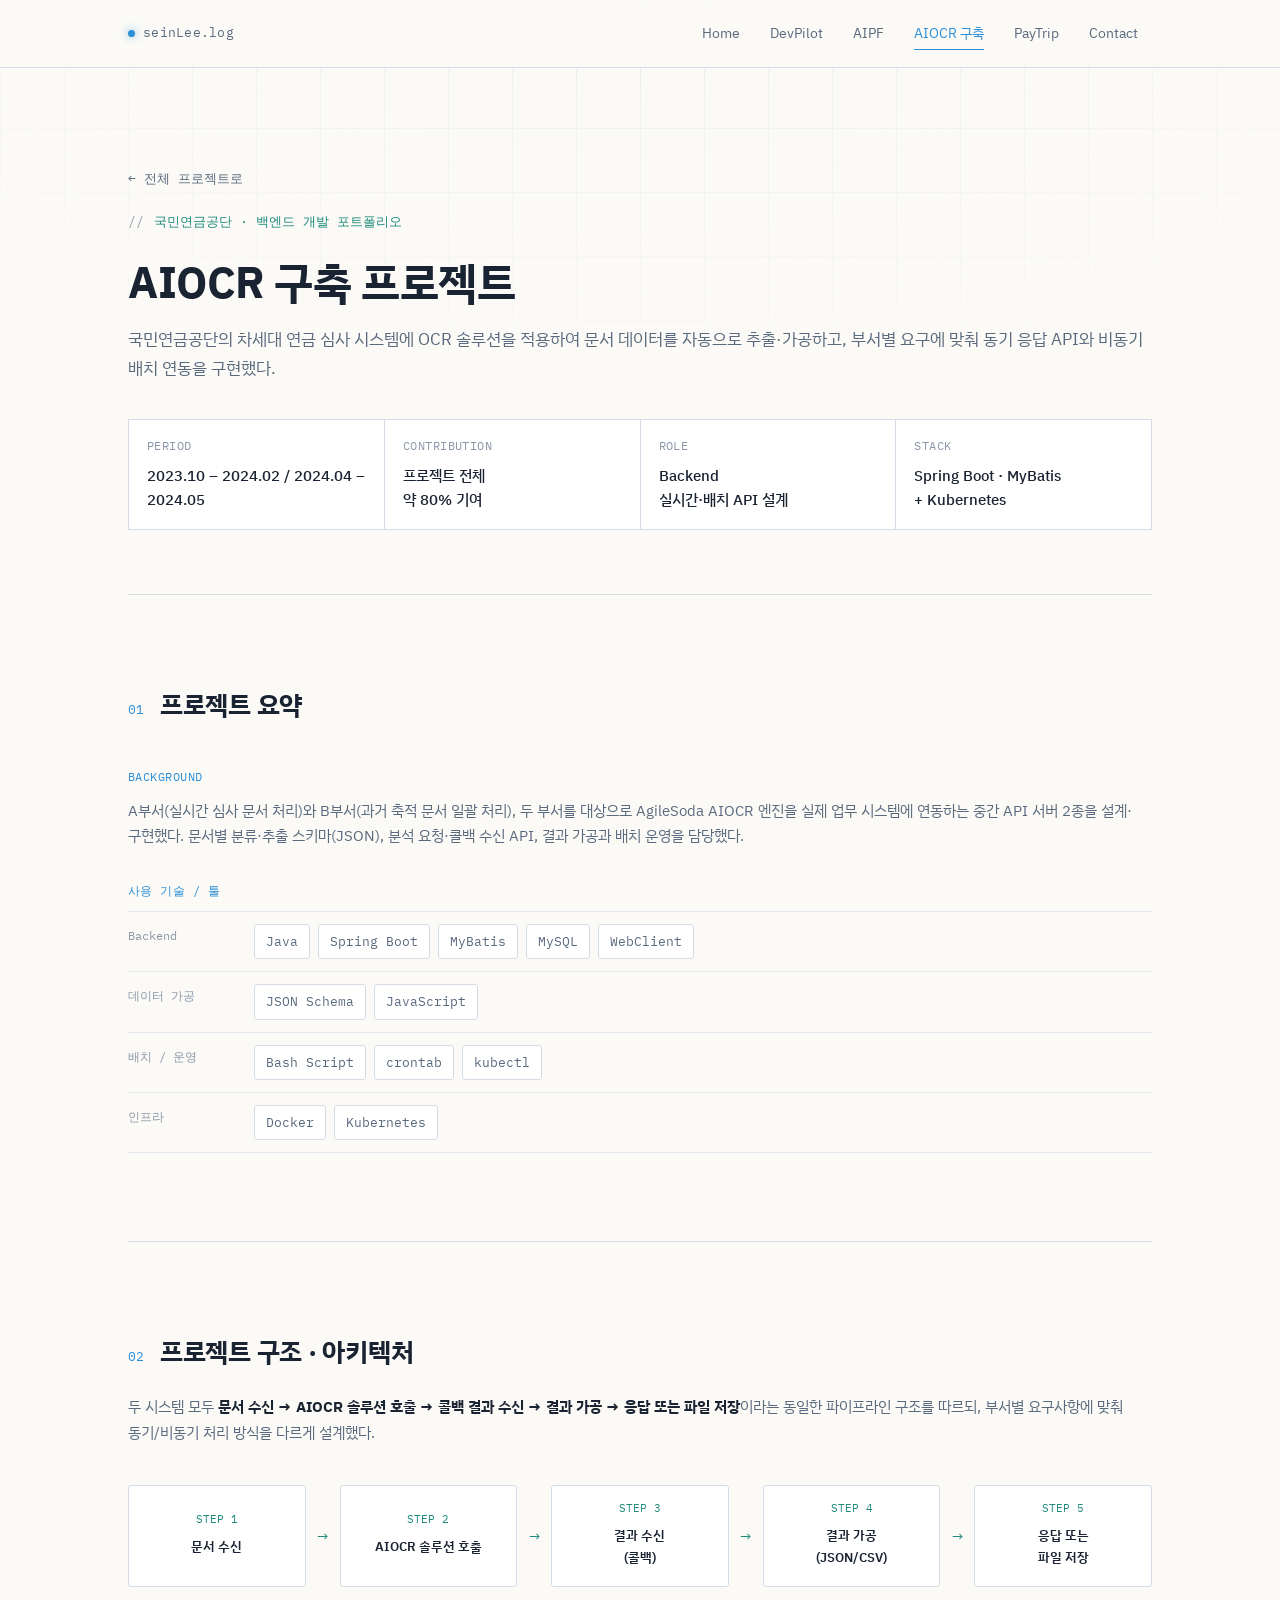
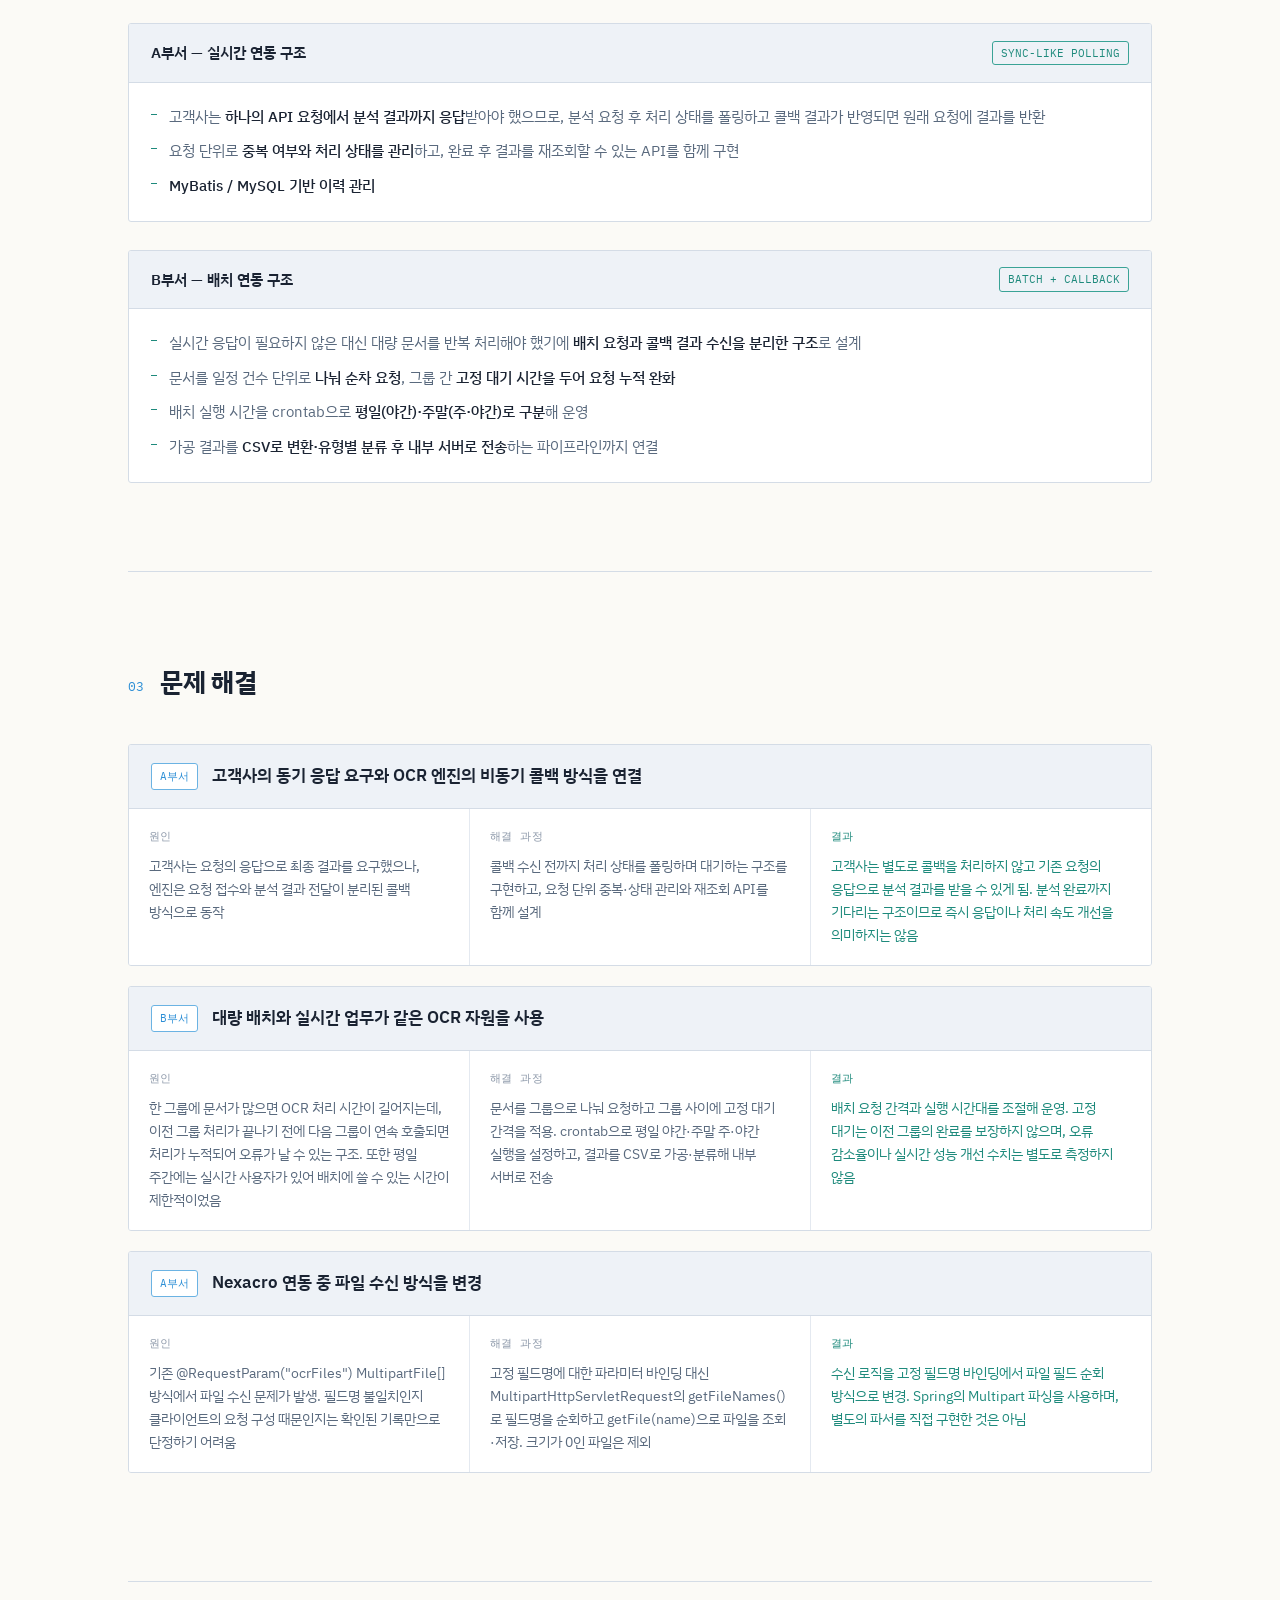
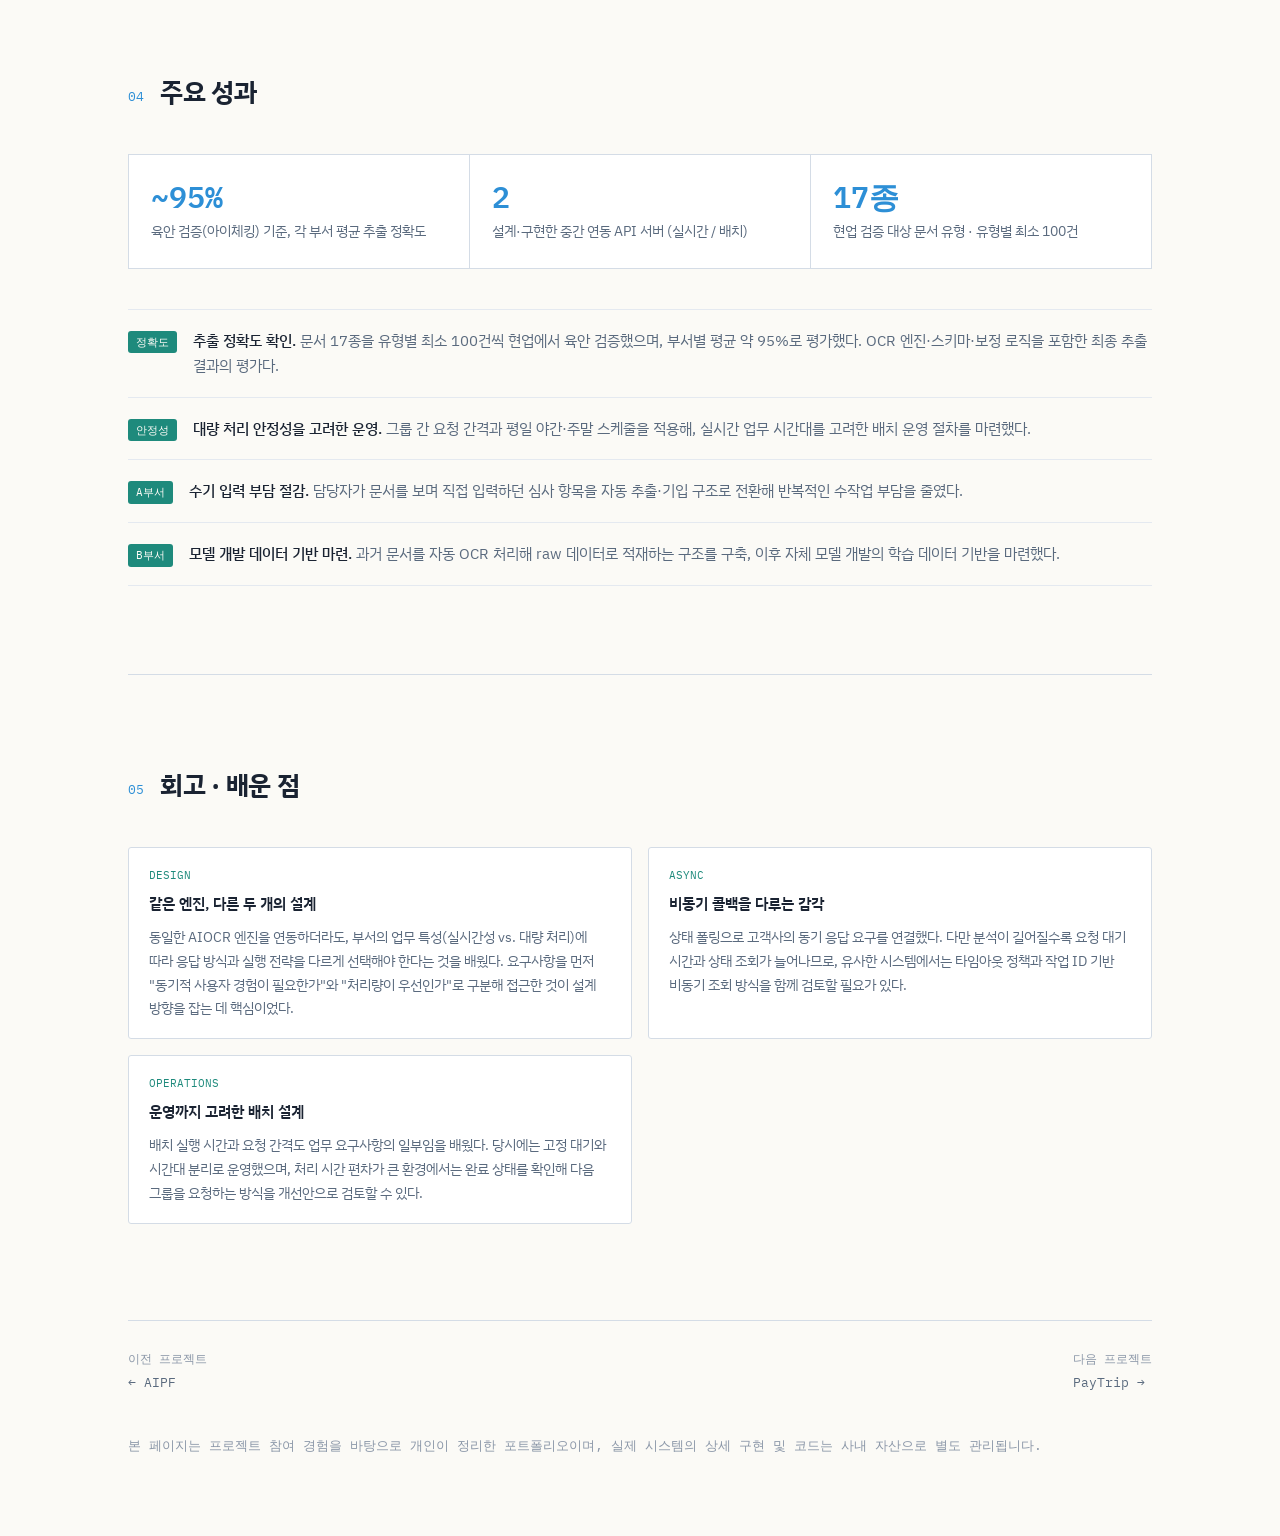
<file: project-aiocr.html>
<!DOCTYPE html>
<html lang="ko">
<head>
<meta charset="UTF-8">
<meta name="viewport" content="width=device-width, initial-scale=1.0">
<title>AIOCR 구축 프로젝트</title>
<link rel="preconnect" href="https://fonts.googleapis.com">
<link rel="preconnect" href="https://fonts.gstatic.com" crossorigin>
<link href="https://fonts.googleapis.com/css2?family=IBM+Plex+Sans+KR:wght@400;500;600;700&family=IBM+Plex+Mono:wght@400;500;600&display=swap" rel="stylesheet">
<link rel="stylesheet" href="css/style.css">
</head>
<body>

<header class="site-header">
  <div class="wrap">
    <a class="brand" href="index.html"><span class="dot"></span>seinLee.log</a>
    <button class="nav-toggle" aria-label="메뉴 열기">Menu</button>
    <nav class="site-nav">
      <a href="index.html">Home</a>
      <a href="project-devpilot.html">DevPilot</a>
      <a href="project-aipf.html">AIPF</a>
      <a href="project-aiocr.html">AIOCR 구축</a>
      <a href="project-paytrip.html">PayTrip</a>
      <a href="index.html#contact">Contact</a>
    </nav>
  </div>
</header>

<div class="layout-with-toc">
<div class="page">
  <header class="hero">
    <a class="back-link" href="index.html#projects">← 전체 프로젝트로</a>
    <div class="eyebrow">국민연금공단 · 백엔드 개발 포트폴리오</div>
    <h1 class="title">AIOCR 구축 프로젝트</h1>
    <p class="lede">국민연금공단의 차세대 연금 심사 시스템에 OCR 솔루션을 적용하여 문서 데이터를 자동으로 추출·가공하고, 부서별 요구에 맞춰 동기 응답 API와 비동기 배치 연동을 구현했다.</p>
    <div class="metarow">
      <div class="metacell">
        <div class="k">PERIOD</div>
        <div class="v">2023.10 – 2024.02 / 2024.04 – 2024.05</div>
      </div>
      <div class="metacell">
        <div class="k">CONTRIBUTION</div>
        <div class="v">프로젝트 전체<br>약 80% 기여</div>
      </div>
      <div class="metacell">
        <div class="k">ROLE</div>
        <div class="v">Backend<br>실시간·배치 API 설계</div>
      </div>
      <div class="metacell">
        <div class="k">STACK</div>
        <div class="v">Spring Boot · MyBatis<br>+ Kubernetes</div>
      </div>
    </div>
  </header>

  <!-- 1. 프로젝트 요약 -->
  <section id="summary">
    <div class="sec-head">
      <span class="sec-num">01</span>
      <h2 class="sec-title">프로젝트 요약</h2>
    </div>

    <div class="summary-block">
      <div class="label">BACKGROUND</div>
      <p>A부서(실시간 심사 문서 처리)와 B부서(과거 축적 문서 일괄 처리), 두 부서를 대상으로 AgileSoda AIOCR 엔진을 실제 업무 시스템에 연동하는 중간 API 서버 2종을 설계·구현했다. 문서별 분류·추출 스키마(JSON), 분석 요청·콜백 수신 API, 결과 가공과 배치 운영을 담당했다.</p>
    </div>

    <div class="summary-block">
      <div class="label">사용 기술 / 툴</div>
      <div class="stack-rows">
        <div class="stack-row">
          <div class="cat">Backend</div>
          <div class="chips">
            <span class="chip">Java</span><span class="chip">Spring Boot</span><span class="chip">MyBatis</span><span class="chip">MySQL</span><span class="chip">WebClient</span>
          </div>
        </div>
        <div class="stack-row">
          <div class="cat">데이터 가공</div>
          <div class="chips">
            <span class="chip">JSON Schema</span><span class="chip">JavaScript</span>
          </div>
        </div>
        <div class="stack-row">
          <div class="cat">배치 / 운영</div>
          <div class="chips">
            <span class="chip">Bash Script</span><span class="chip">crontab</span><span class="chip">kubectl</span>
          </div>
        </div>
        <div class="stack-row">
          <div class="cat">인프라</div>
          <div class="chips">
            <span class="chip">Docker</span><span class="chip">Kubernetes</span>
          </div>
        </div>
      </div>
    </div>
  </section>

  <!-- 2. 프로젝트 구조 -->
  <section id="architecture">
    <div class="sec-head">
      <span class="sec-num">02</span>
      <h2 class="sec-title">프로젝트 구조 · 아키텍처</h2>
    </div>

    <p class="arch-intro">두 시스템 모두 <b style="color:var(--text)">문서 수신 → AIOCR 솔루션 호출 → 콜백 결과 수신 → 결과 가공 → 응답 또는 파일 저장</b>이라는 동일한 파이프라인 구조를 따르되, 부서별 요구사항에 맞춰 동기/비동기 처리 방식을 다르게 설계했다.</p>

    <div class="flow-row">
      <div class="flow-step"><div class="n">STEP 1</div><div class="t">문서 수신</div></div>
      <div class="flow-arrow">→</div>
      <div class="flow-step"><div class="n">STEP 2</div><div class="t">AIOCR 솔루션 호출</div></div>
      <div class="flow-arrow">→</div>
      <div class="flow-step"><div class="n">STEP 3</div><div class="t">결과 수신<br>(콜백)</div></div>
      <div class="flow-arrow">→</div>
      <div class="flow-step"><div class="n">STEP 4</div><div class="t">결과 가공<br>(JSON/CSV)</div></div>
      <div class="flow-arrow">→</div>
      <div class="flow-step"><div class="n">STEP 5</div><div class="t">응답 또는<br>파일 저장</div></div>
    </div>

    <div class="dept-panel">
      <div class="dept-panel-head">
        <h4>A부서 — 실시간 연동 구조</h4>
        <span>SYNC-LIKE POLLING</span>
      </div>
      <div class="dept-panel-body">
        <ul>
          <li>고객사는 <b>하나의 API 요청에서 분석 결과까지 응답</b>받아야 했으므로, 분석 요청 후 처리 상태를 폴링하고 콜백 결과가 반영되면 원래 요청에 결과를 반환</li>
          <li>요청 단위로 <b>중복 여부와 처리 상태를 관리</b>하고, 완료 후 결과를 재조회할 수 있는 API를 함께 구현</li>
          
          <li><b>MyBatis / MySQL 기반 이력 관리</b></li>
        </ul>
      </div>
    </div>

    <div class="dept-panel">
      <div class="dept-panel-head">
        <h4>B부서 — 배치 연동 구조</h4>
        <span>BATCH + CALLBACK</span>
      </div>
      <div class="dept-panel-body">
        <ul>
          <li>실시간 응답이 필요하지 않은 대신 대량 문서를 반복 처리해야 했기에 <b>배치 요청과 콜백 결과 수신을 분리한 구조</b>로 설계</li>
          <li>문서를 일정 건수 단위로 <b>나눠 순차 요청</b>, 그룹 간 <b>고정 대기 시간을 두어 요청 누적 완화</b></li>
          <li>배치 실행 시간을 crontab으로 <b>평일(야간)·주말(주·야간)로 구분</b>해 운영</li>
          <li>가공 결과를 <b>CSV로 변환·유형별 분류 후 내부 서버로 전송</b>하는 파이프라인까지 연결</li>
        </ul>
      </div>
    </div>
  </section>

  <!-- 3. 문제 해결 -->
  <section id="troubleshooting">
    <div class="sec-head">
      <span class="sec-num">03</span>
      <h2 class="sec-title">문제 해결</h2>
    </div>

    <div class="ts-item">
      <div class="ts-head">
        <span class="tag">A부서</span>
        <h4>고객사의 동기 응답 요구와 OCR 엔진의 비동기 콜백 방식을 연결</h4>
      </div>
      <div class="ts-body">
        <div class="ts-col">
          <div class="k">원인</div>
          <p>고객사는 요청의 응답으로 최종 결과를 요구했으나, 엔진은 요청 접수와 분석 결과 전달이 분리된 콜백 방식으로 동작</p>
        </div>
        <div class="ts-col">
          <div class="k">해결 과정</div>
          <p>콜백 수신 전까지 처리 상태를 폴링하며 대기하는 구조를 구현하고, 요청 단위 중복·상태 관리와 재조회 API를 함께 설계</p>
        </div>
        <div class="ts-col result">
          <div class="k">결과</div>
          <p>고객사는 별도로 콜백을 처리하지 않고 기존 요청의 응답으로 분석 결과를 받을 수 있게 됨. 분석 완료까지 기다리는 구조이므로 즉시 응답이나 처리 속도 개선을 의미하지는 않음</p>
        </div>
      </div>
    </div>

    <div class="ts-item">
      <div class="ts-head">
        <span class="tag">B부서</span>
        <h4>대량 배치와 실시간 업무가 같은 OCR 자원을 사용</h4>
      </div>
      <div class="ts-body">
        <div class="ts-col">
          <div class="k">원인</div>
          <p>한 그룹에 문서가 많으면 OCR 처리 시간이 길어지는데, 이전 그룹 처리가 끝나기 전에 다음 그룹이 연속 호출되면 처리가 누적되어 오류가 날 수 있는 구조. 또한 평일 주간에는 실시간 사용자가 있어 배치에 쓸 수 있는 시간이 제한적이었음</p>
        </div>
        <div class="ts-col">
          <div class="k">해결 과정</div>
          <p>문서를 그룹으로 나눠 요청하고 그룹 사이에 고정 대기 간격을 적용. crontab으로 평일 야간·주말 주·야간 실행을 설정하고, 결과를 CSV로 가공·분류해 내부 서버로 전송</p>
        </div>
        <div class="ts-col result">
          <div class="k">결과</div>
          <p>배치 요청 간격과 실행 시간대를 조절해 운영. 고정 대기는 이전 그룹의 완료를 보장하지 않으며, 오류 감소율이나 실시간 성능 개선 수치는 별도로 측정하지 않음</p>
        </div>
      </div>
    </div>

    <div class="ts-item">
      <div class="ts-head">
        <span class="tag">A부서</span>
        <h4>Nexacro 연동 중 파일 수신 방식을 변경</h4>
      </div>
      <div class="ts-body">
        <div class="ts-col">
          <div class="k">원인</div>
          <p>기존 @RequestParam("ocrFiles") MultipartFile[] 방식에서 파일 수신 문제가 발생. 필드명 불일치인지 클라이언트의 요청 구성 때문인지는 확인된 기록만으로 단정하기 어려움</p>
        </div>
        <div class="ts-col">
          <div class="k">해결 과정</div>
          <p>고정 필드명에 대한 파라미터 바인딩 대신 MultipartHttpServletRequest의 getFileNames()로 필드명을 순회하고 getFile(name)으로 파일을 조회·저장. 크기가 0인 파일은 제외</p>
        </div>
        <div class="ts-col result">
          <div class="k">결과</div>
          <p>수신 로직을 고정 필드명 바인딩에서 파일 필드 순회 방식으로 변경. Spring의 Multipart 파싱을 사용하며, 별도의 파서를 직접 구현한 것은 아님</p>
        </div>
      </div>
    </div>

  </section>

  <!-- 4. 주요 성과 -->
  <section id="outcomes">
    <div class="sec-head">
      <span class="sec-num">04</span>
      <h2 class="sec-title">주요 성과</h2>
    </div>

    <div class="metric-row">
      <div class="metric">
        <div class="num">~95%</div>
        <div class="desc">육안 검증(아이체킹) 기준, 각 부서 평균 추출 정확도</div>
      </div>
      <div class="metric">
        <div class="num">2</div>
        <div class="desc">설계·구현한 중간 연동 API 서버 (실시간 / 배치)</div>
      </div>
      <div class="metric">
        <div class="num">17종</div>
        <div class="desc">현업 검증 대상 문서 유형 · 유형별 최소 100건</div>
      </div>
    </div>

    <ul class="outcome-list">
      <li>
        <span class="badge">정확도</span>
        <p><b>추출 정확도 확인.</b> 문서 17종을 유형별 최소 100건씩 현업에서 육안 검증했으며, 부서별 평균 약 95%로 평가했다. OCR 엔진·스키마·보정 로직을 포함한 최종 추출 결과의 평가다.</p>
      </li>
      <li>
        <span class="badge">안정성</span>
        <p><b>대량 처리 안정성을 고려한 운영.</b> 그룹 간 요청 간격과 평일 야간·주말 스케줄을 적용해, 실시간 업무 시간대를 고려한 배치 운영 절차를 마련했다.</p>
      </li>
      <li>
        <span class="badge">A부서</span>
        <p><b>수기 입력 부담 절감.</b> 담당자가 문서를 보며 직접 입력하던 심사 항목을 자동 추출·기입 구조로 전환해 반복적인 수작업 부담을 줄였다.</p>
      </li>
      <li>
        <span class="badge">B부서</span>
        <p><b>모델 개발 데이터 기반 마련.</b> 과거 문서를 자동 OCR 처리해 raw 데이터로 적재하는 구조를 구축, 이후 자체 모델 개발의 학습 데이터 기반을 마련했다.</p>
      </li>
    </ul>
  </section>

  <!-- 5. 회고 -->
  <section id="retrospective">
    <div class="sec-head">
      <span class="sec-num">05</span>
      <h2 class="sec-title">회고 · 배운 점</h2>
    </div>

    <div class="retro-grid">
      <div class="retro-card">
        <div class="r-tag">DESIGN</div>
        <h4>같은 엔진, 다른 두 개의 설계</h4>
        <p>동일한 AIOCR 엔진을 연동하더라도, 부서의 업무 특성(실시간성 vs. 대량 처리)에 따라 응답 방식과 실행 전략을 다르게 선택해야 한다는 것을 배웠다. 요구사항을 먼저 "동기적 사용자 경험이 필요한가"와 "처리량이 우선인가"로 구분해 접근한 것이 설계 방향을 잡는 데 핵심이었다.</p>
      </div>
      <div class="retro-card">
        <div class="r-tag">ASYNC</div>
        <h4>비동기 콜백을 다루는 감각</h4>
        <p>상태 폴링으로 고객사의 동기 응답 요구를 연결했다. 다만 분석이 길어질수록 요청 대기 시간과 상태 조회가 늘어나므로, 유사한 시스템에서는 타임아웃 정책과 작업 ID 기반 비동기 조회 방식을 함께 검토할 필요가 있다. </p>
      </div>
      <div class="retro-card">
        <div class="r-tag">OPERATIONS</div>
        <h4>운영까지 고려한 배치 설계</h4>
        <p>배치 실행 시간과 요청 간격도 업무 요구사항의 일부임을 배웠다. 당시에는 고정 대기와 시간대 분리로 운영했으며, 처리 시간 편차가 큰 환경에서는 완료 상태를 확인해 다음 그룹을 요청하는 방식을 개선안으로 검토할 수 있다.</p>
      </div>
    </div>
  </section>
  <div class="project-pager">
    <a href="project-aipf.html"><span class="dir">이전 프로젝트</span>← AIPF</a>
    <a href="project-paytrip.html"><span class="dir">다음 프로젝트</span>PayTrip →</a>
  </div>

  <footer class="site-footer">
    <p>본 페이지는 프로젝트 참여 경험을 바탕으로 개인이 정리한 포트폴리오이며, 실제 시스템의 상세 구현 및 코드는 사내 자산으로 별도 관리됩니다.</p>
  </footer>
</div>

<nav class="page-nav page-nav-side">
  <a href="#summary">01 요약</a>
  <a href="#architecture">02 구조</a>
  <a href="#troubleshooting">03 문제 해결</a>
  <a href="#outcomes">04 성과</a>
  <a href="#retrospective">05 회고</a>
</nav>
</div>

<script src="js/main.js"></script>
</body>
</html>
</file>
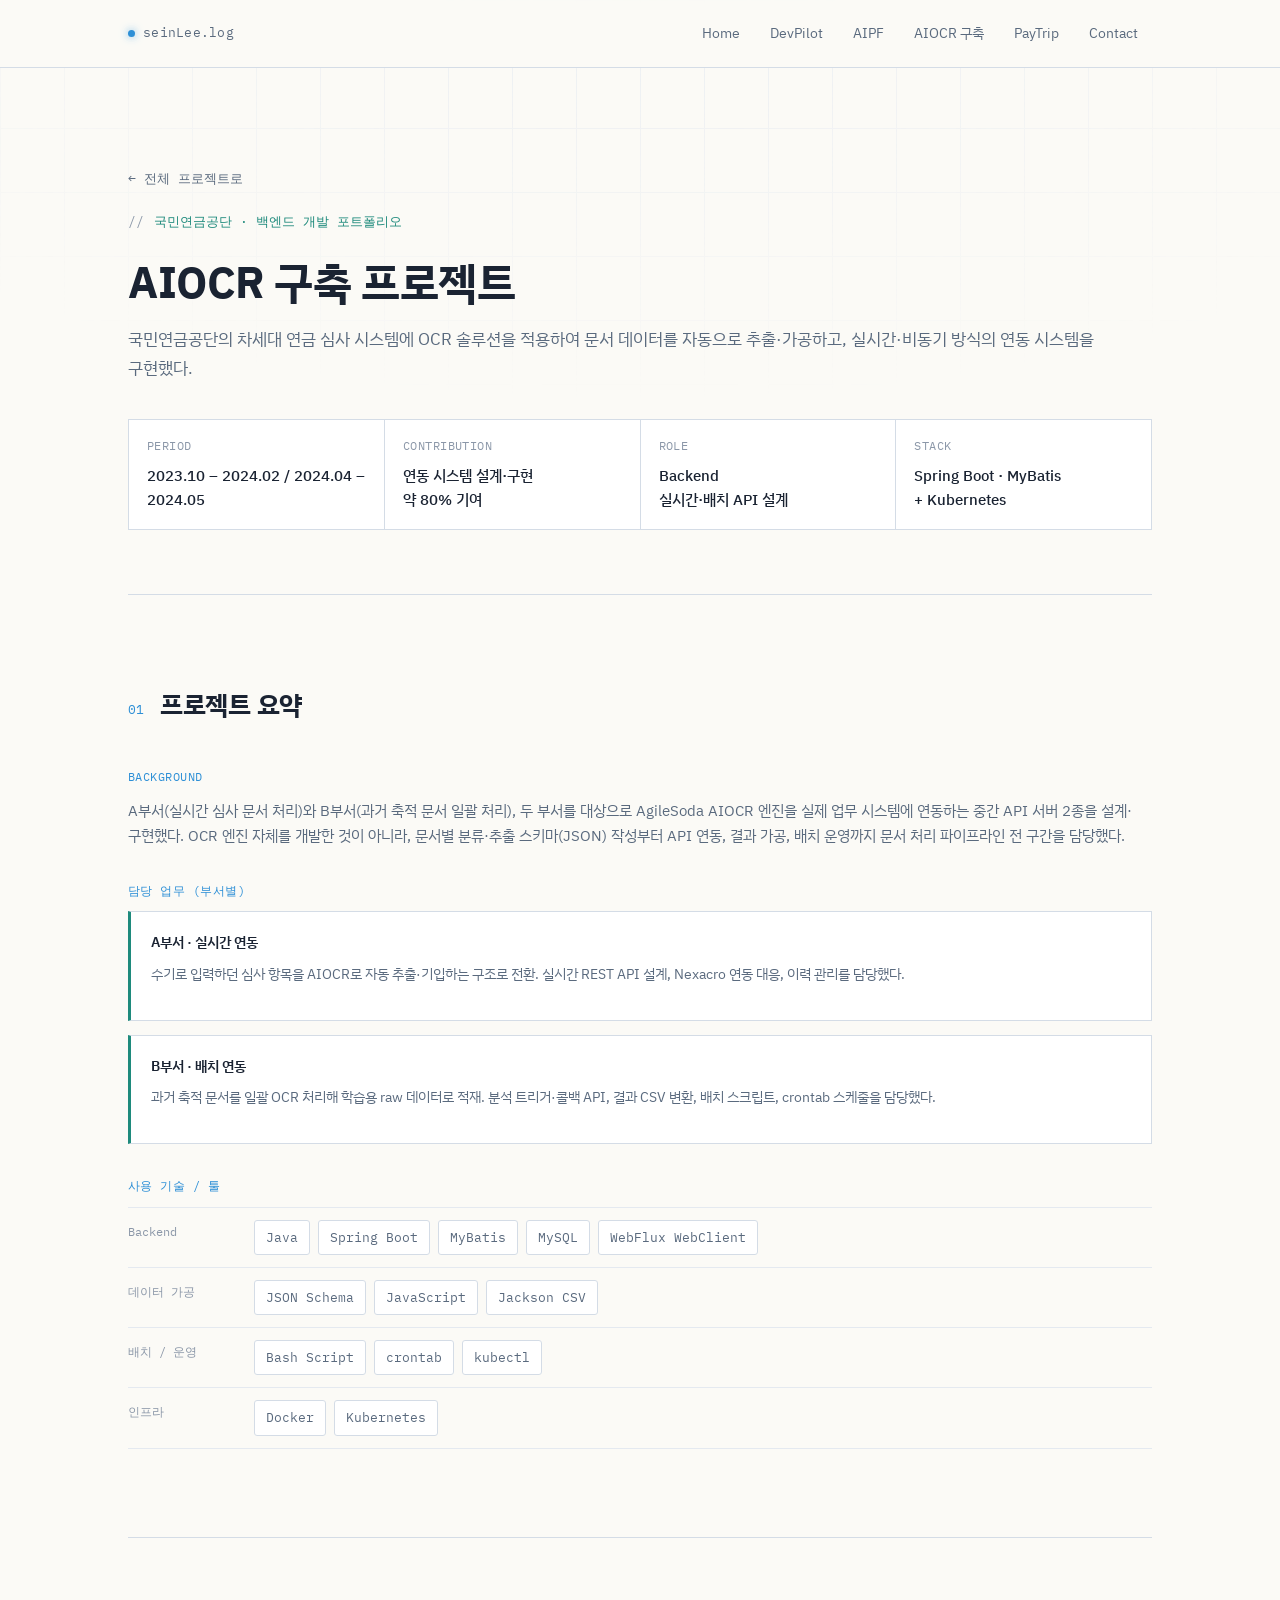
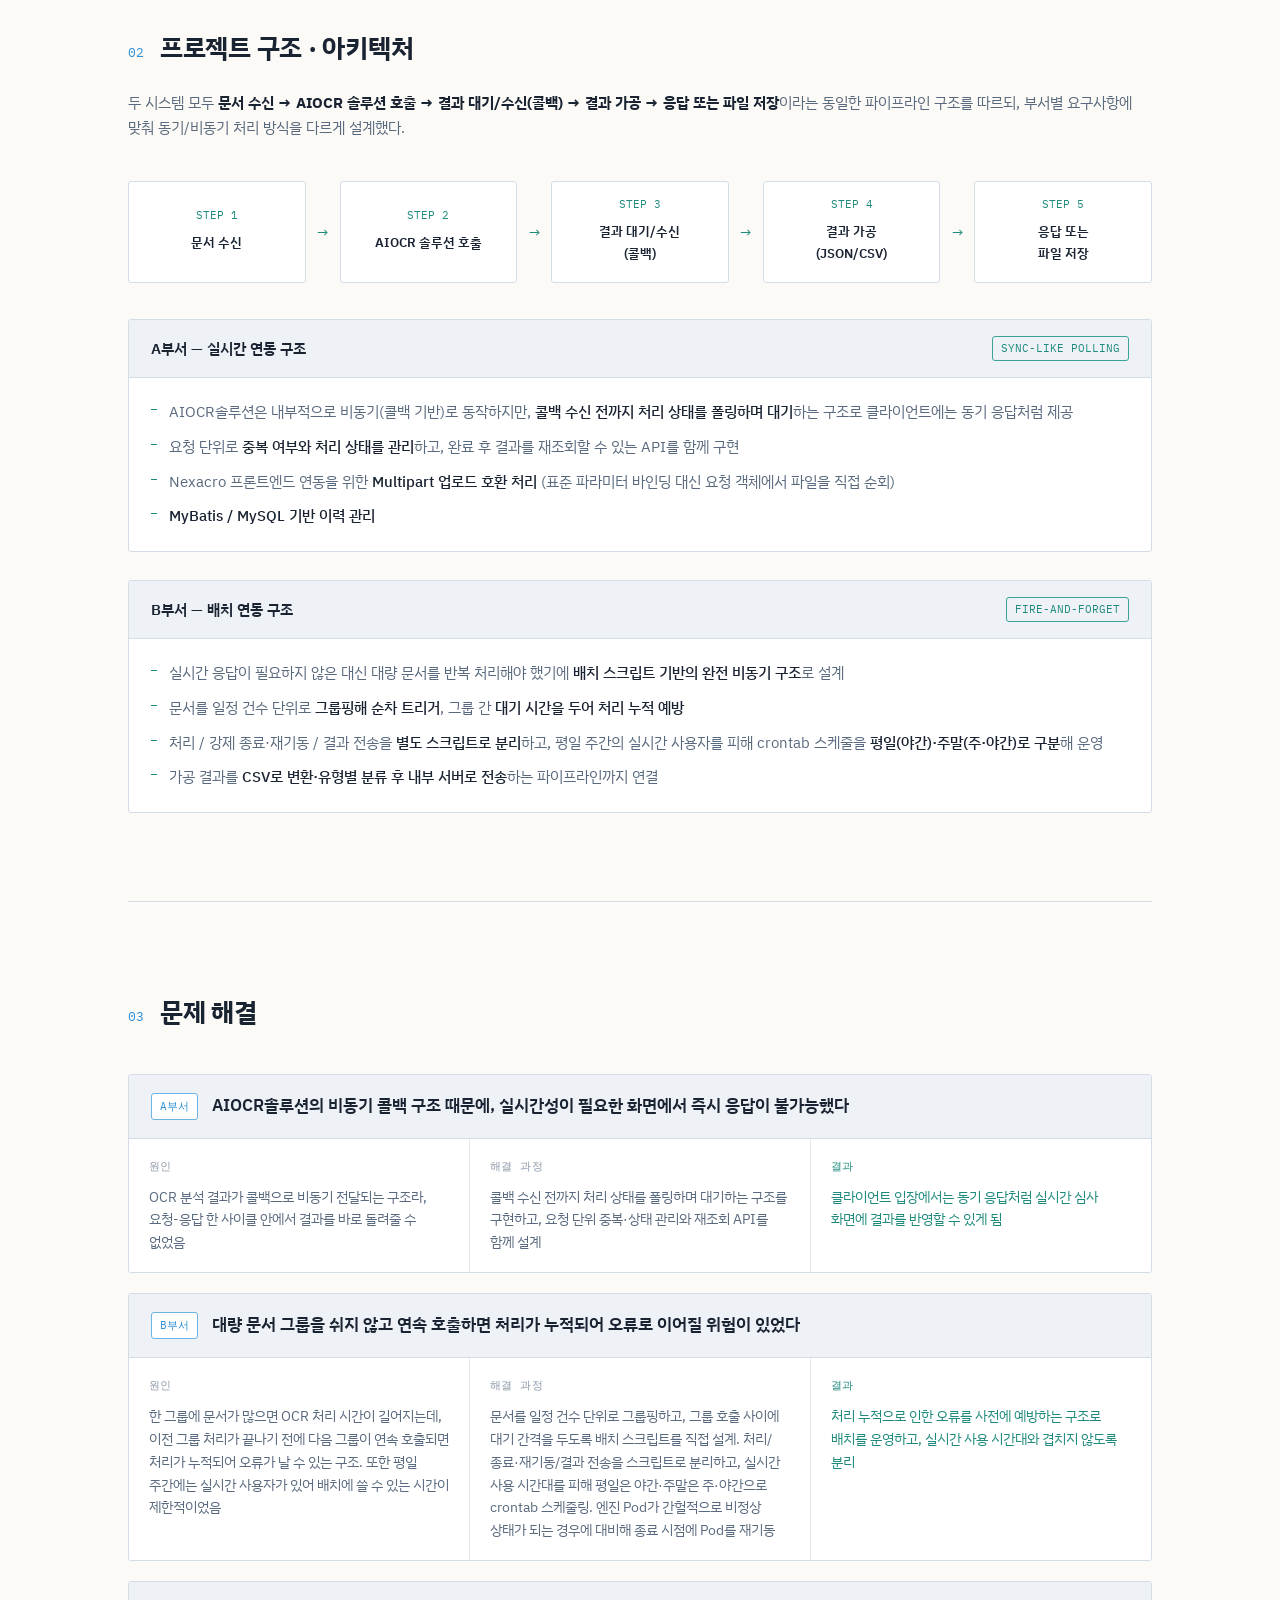
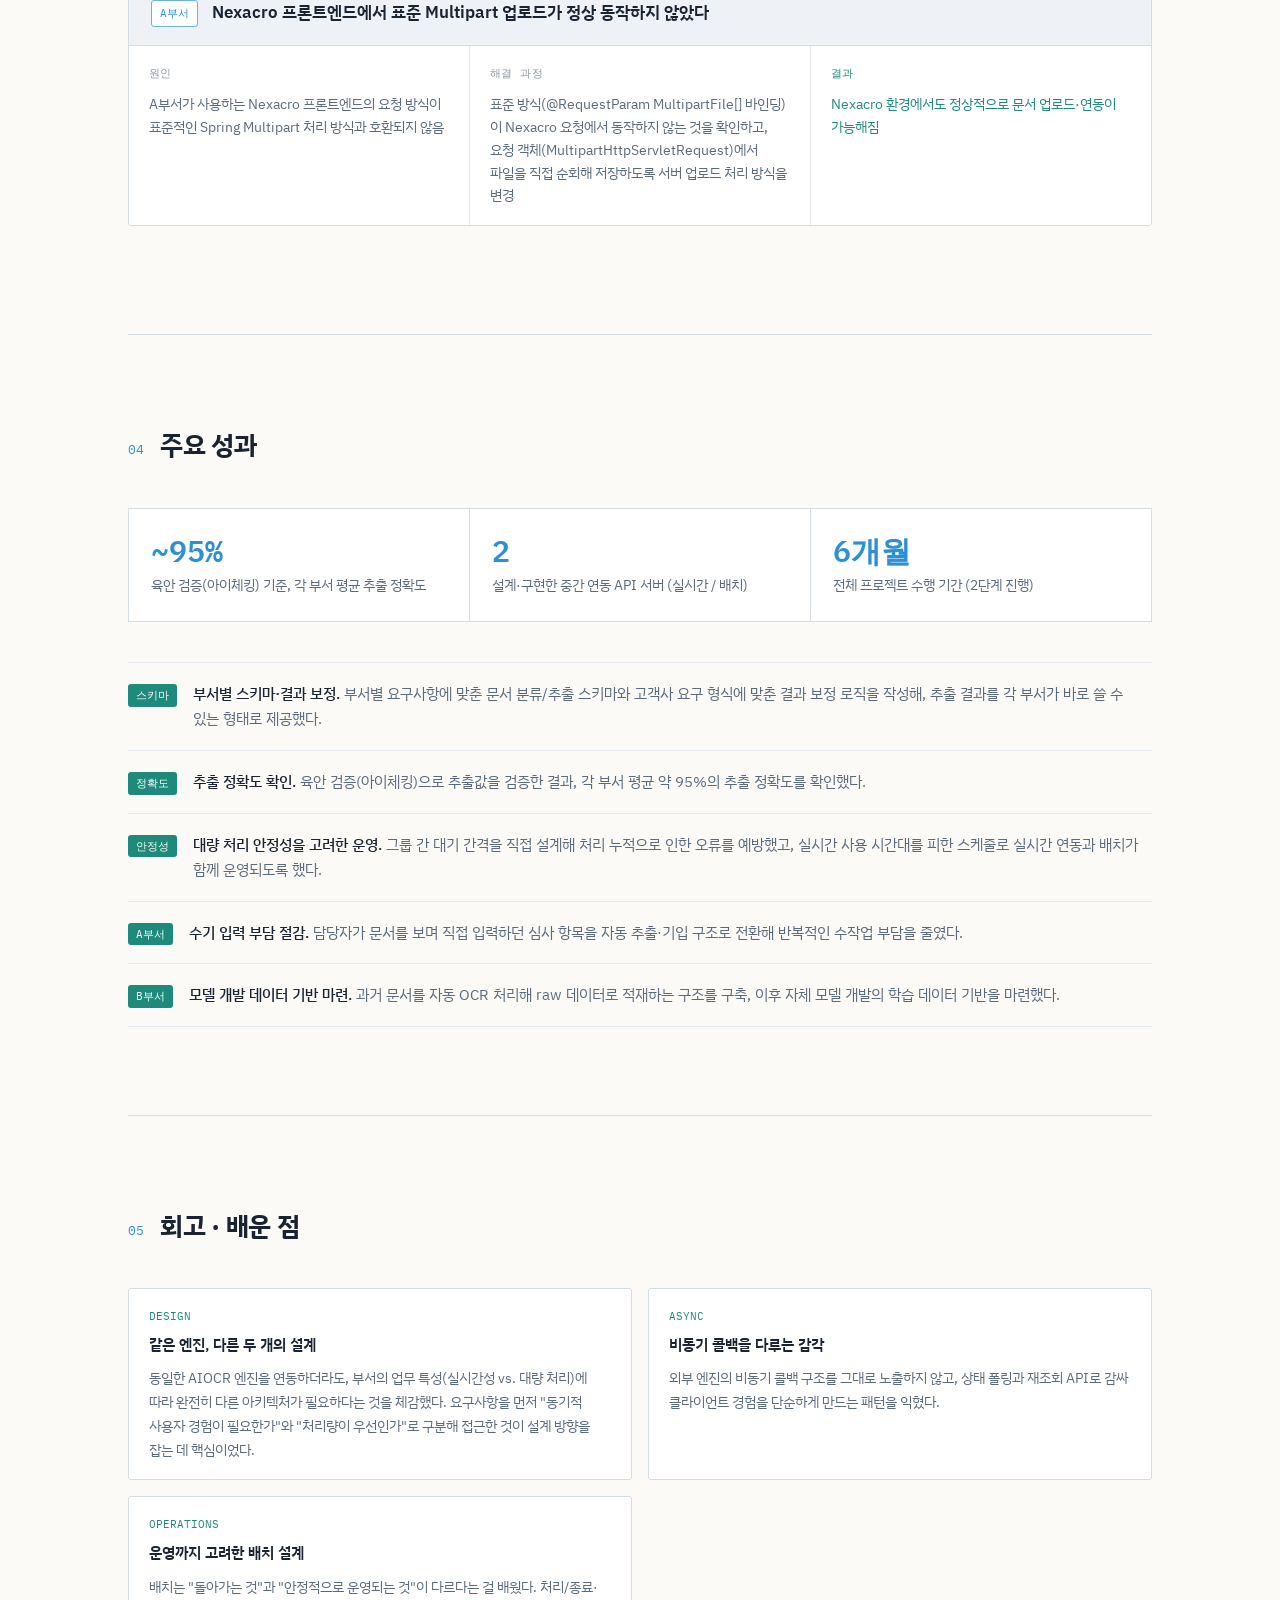
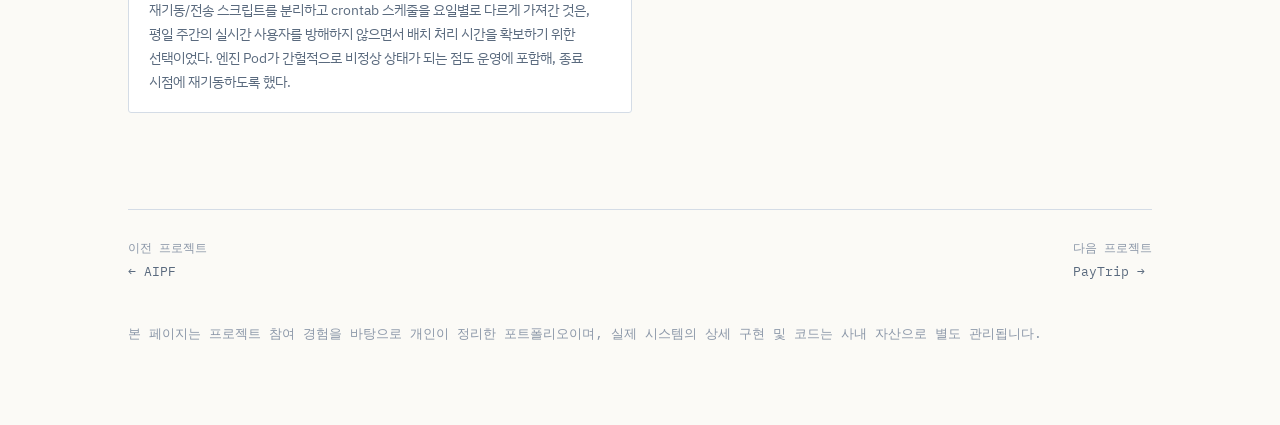
<file: project-aiocr_back.html>
<!DOCTYPE html>
<html lang="ko">
<head>
<meta charset="UTF-8">
<meta name="viewport" content="width=device-width, initial-scale=1.0">
<title>AIOCR 구축 프로젝트</title>
<link rel="preconnect" href="https://fonts.googleapis.com">
<link rel="preconnect" href="https://fonts.gstatic.com" crossorigin>
<link href="https://fonts.googleapis.com/css2?family=IBM+Plex+Sans+KR:wght@400;500;600;700&family=IBM+Plex+Mono:wght@400;500;600&display=swap" rel="stylesheet">
<link rel="stylesheet" href="css/style.css">
</head>
<body>

<header class="site-header">
  <div class="wrap">
    <a class="brand" href="index.html"><span class="dot"></span>seinLee.log</a>
    <button class="nav-toggle" aria-label="메뉴 열기">Menu</button>
    <nav class="site-nav">
      <a href="index.html">Home</a>
      <a href="project-devpilot.html">DevPilot</a>
      <a href="project-aipf.html">AIPF</a>
      <a href="project-aiocr.html">AIOCR 구축</a>
      <a href="project-paytrip.html">PayTrip</a>
      <a href="index.html#contact">Contact</a>
    </nav>
  </div>
</header>

<div class="layout-with-toc">
<div class="page">
  <header class="hero">
    <a class="back-link" href="index.html#projects">← 전체 프로젝트로</a>
    <div class="eyebrow">국민연금공단 · 백엔드 개발 포트폴리오</div>
    <h1 class="title">AIOCR 구축 프로젝트</h1>
    <p class="lede">국민연금공단의 차세대 연금 심사 시스템에 OCR 솔루션을 적용하여 문서 데이터를 자동으로 추출·가공하고, 실시간·비동기 방식의 연동 시스템을 구현했다.</p>
    <div class="metarow">
      <div class="metacell">
        <div class="k">PERIOD</div>
        <div class="v">2023.10 – 2024.02 / 2024.04 – 2024.05</div>
      </div>
      <div class="metacell">
        <div class="k">CONTRIBUTION</div>
        <div class="v">연동 시스템 설계·구현<br>약 80% 기여</div>
      </div>
      <div class="metacell">
        <div class="k">ROLE</div>
        <div class="v">Backend<br>실시간·배치 API 설계</div>
      </div>
      <div class="metacell">
        <div class="k">STACK</div>
        <div class="v">Spring Boot · MyBatis<br>+ Kubernetes</div>
      </div>
    </div>
  </header>

  <!-- 1. 프로젝트 요약 -->
  <section id="summary">
    <div class="sec-head">
      <span class="sec-num">01</span>
      <h2 class="sec-title">프로젝트 요약</h2>
    </div>

    <div class="summary-block">
      <div class="label">BACKGROUND</div>
      <p>A부서(실시간 심사 문서 처리)와 B부서(과거 축적 문서 일괄 처리), 두 부서를 대상으로 AgileSoda AIOCR 엔진을 실제 업무 시스템에 연동하는 중간 API 서버 2종을 설계·구현했다. OCR 엔진 자체를 개발한 것이 아니라, 문서별 분류·추출 스키마(JSON) 작성부터 API 연동, 결과 가공, 배치 운영까지 문서 처리 파이프라인 전 구간을 담당했다.</p>
    </div>

    <div class="summary-block">
      <div class="label">담당 업무 (부서별)</div>
      <div class="role-grid role-stack">
        <div class="dept">
          <h4>A부서 · 실시간 연동</h4>
          <p>수기로 입력하던 심사 항목을 AIOCR로 자동 추출·기입하는 구조로 전환. 실시간 REST API 설계, Nexacro 연동 대응, 이력 관리를 담당했다.</p>
        </div>
        <div class="dept">
          <h4>B부서 · 배치 연동</h4>
          <p>과거 축적 문서를 일괄 OCR 처리해 학습용 raw 데이터로 적재. 분석 트리거·콜백 API, 결과 CSV 변환, 배치 스크립트, crontab 스케줄을 담당했다.</p>
        </div>
      </div>
    </div>

    <div class="summary-block">
      <div class="label">사용 기술 / 툴</div>
      <div class="stack-rows">
        <div class="stack-row">
          <div class="cat">Backend</div>
          <div class="chips">
            <span class="chip">Java</span><span class="chip">Spring Boot</span><span class="chip">MyBatis</span><span class="chip">MySQL</span><span class="chip">WebFlux WebClient</span>
          </div>
        </div>
        <div class="stack-row">
          <div class="cat">데이터 가공</div>
          <div class="chips">
            <span class="chip">JSON Schema</span><span class="chip">JavaScript</span><span class="chip">Jackson CSV</span>
          </div>
        </div>
        <div class="stack-row">
          <div class="cat">배치 / 운영</div>
          <div class="chips">
            <span class="chip">Bash Script</span><span class="chip">crontab</span><span class="chip">kubectl</span>
          </div>
        </div>
        <div class="stack-row">
          <div class="cat">인프라</div>
          <div class="chips">
            <span class="chip">Docker</span><span class="chip">Kubernetes</span>
          </div>
        </div>
      </div>
    </div>
  </section>

  <!-- 2. 프로젝트 구조 -->
  <section id="architecture">
    <div class="sec-head">
      <span class="sec-num">02</span>
      <h2 class="sec-title">프로젝트 구조 · 아키텍처</h2>
    </div>

    <p class="arch-intro">두 시스템 모두 <b style="color:var(--text)">문서 수신 → AIOCR 솔루션 호출 → 결과 대기/수신(콜백) → 결과 가공 → 응답 또는 파일 저장</b>이라는 동일한 파이프라인 구조를 따르되, 부서별 요구사항에 맞춰 동기/비동기 처리 방식을 다르게 설계했다.</p>

    <div class="flow-row">
      <div class="flow-step"><div class="n">STEP 1</div><div class="t">문서 수신</div></div>
      <div class="flow-arrow">→</div>
      <div class="flow-step"><div class="n">STEP 2</div><div class="t">AIOCR 솔루션 호출</div></div>
      <div class="flow-arrow">→</div>
      <div class="flow-step"><div class="n">STEP 3</div><div class="t">결과 대기/수신<br>(콜백)</div></div>
      <div class="flow-arrow">→</div>
      <div class="flow-step"><div class="n">STEP 4</div><div class="t">결과 가공<br>(JSON/CSV)</div></div>
      <div class="flow-arrow">→</div>
      <div class="flow-step"><div class="n">STEP 5</div><div class="t">응답 또는<br>파일 저장</div></div>
    </div>

    <div class="dept-panel">
      <div class="dept-panel-head">
        <h4>A부서 — 실시간 연동 구조</h4>
        <span>SYNC-LIKE POLLING</span>
      </div>
      <div class="dept-panel-body">
        <ul>
          <li>AIOCR솔루션은 내부적으로 비동기(콜백 기반)로 동작하지만, <b>콜백 수신 전까지 처리 상태를 폴링하며 대기</b>하는 구조로 클라이언트에는 동기 응답처럼 제공</li>
          <li>요청 단위로 <b>중복 여부와 처리 상태를 관리</b>하고, 완료 후 결과를 재조회할 수 있는 API를 함께 구현</li>
          <li>Nexacro 프론트엔드 연동을 위한 <b>Multipart 업로드 호환 처리</b> (표준 파라미터 바인딩 대신 요청 객체에서 파일을 직접 순회)</li>
          <li><b>MyBatis / MySQL 기반 이력 관리</b></li>
        </ul>
      </div>
    </div>

    <div class="dept-panel">
      <div class="dept-panel-head">
        <h4>B부서 — 배치 연동 구조</h4>
        <span>FIRE-AND-FORGET</span>
      </div>
      <div class="dept-panel-body">
        <ul>
          <li>실시간 응답이 필요하지 않은 대신 대량 문서를 반복 처리해야 했기에 <b>배치 스크립트 기반의 완전 비동기 구조</b>로 설계</li>
          <li>문서를 일정 건수 단위로 <b>그룹핑해 순차 트리거</b>, 그룹 간 <b>대기 시간을 두어 처리 누적 예방</b></li>
          <li>처리 / 강제 종료·재기동 / 결과 전송을 <b>별도 스크립트로 분리</b>하고, 평일 주간의 실시간 사용자를 피해 crontab 스케줄을 <b>평일(야간)·주말(주·야간)로 구분</b>해 운영</li>
          <li>가공 결과를 <b>CSV로 변환·유형별 분류 후 내부 서버로 전송</b>하는 파이프라인까지 연결</li>
        </ul>
      </div>
    </div>
  </section>

  <!-- 3. 문제 해결 -->
  <section id="troubleshooting">
    <div class="sec-head">
      <span class="sec-num">03</span>
      <h2 class="sec-title">문제 해결</h2>
    </div>

    <div class="ts-item">
      <div class="ts-head">
        <span class="tag">A부서</span>
        <h4>AIOCR솔루션의 비동기 콜백 구조 때문에, 실시간성이 필요한 화면에서 즉시 응답이 불가능했다</h4>
      </div>
      <div class="ts-body">
        <div class="ts-col">
          <div class="k">원인</div>
          <p>OCR 분석 결과가 콜백으로 비동기 전달되는 구조라, 요청-응답 한 사이클 안에서 결과를 바로 돌려줄 수 없었음</p>
        </div>
        <div class="ts-col">
          <div class="k">해결 과정</div>
          <p>콜백 수신 전까지 처리 상태를 폴링하며 대기하는 구조를 구현하고, 요청 단위 중복·상태 관리와 재조회 API를 함께 설계</p>
        </div>
        <div class="ts-col result">
          <div class="k">결과</div>
          <p>클라이언트 입장에서는 동기 응답처럼 실시간 심사 화면에 결과를 반영할 수 있게 됨</p>
        </div>
      </div>
    </div>

    <div class="ts-item">
      <div class="ts-head">
        <span class="tag">B부서</span>
        <h4>대량 문서 그룹을 쉬지 않고 연속 호출하면 처리가 누적되어 오류로 이어질 위험이 있었다</h4>
      </div>
      <div class="ts-body">
        <div class="ts-col">
          <div class="k">원인</div>
          <p>한 그룹에 문서가 많으면 OCR 처리 시간이 길어지는데, 이전 그룹 처리가 끝나기 전에 다음 그룹이 연속 호출되면 처리가 누적되어 오류가 날 수 있는 구조. 또한 평일 주간에는 실시간 사용자가 있어 배치에 쓸 수 있는 시간이 제한적이었음</p>
        </div>
        <div class="ts-col">
          <div class="k">해결 과정</div>
          <p>문서를 일정 건수 단위로 그룹핑하고, 그룹 호출 사이에 대기 간격을 두도록 배치 스크립트를 직접 설계. 처리/종료·재기동/결과 전송을 스크립트로 분리하고, 실시간 사용 시간대를 피해 평일은 야간·주말은 주·야간으로 crontab 스케줄링. 엔진 Pod가 간헐적으로 비정상 상태가 되는 경우에 대비해 종료 시점에 Pod를 재기동</p>
        </div>
        <div class="ts-col result">
          <div class="k">결과</div>
          <p>처리 누적으로 인한 오류를 사전에 예방하는 구조로 배치를 운영하고, 실시간 사용 시간대와 겹치지 않도록 분리</p>
        </div>
      </div>
    </div>

    <div class="ts-item">
      <div class="ts-head">
        <span class="tag">A부서</span>
        <h4>Nexacro 프론트엔드에서 표준 Multipart 업로드가 정상 동작하지 않았다</h4>
      </div>
      <div class="ts-body">
        <div class="ts-col">
          <div class="k">원인</div>
          <p>A부서가 사용하는 Nexacro 프론트엔드의 요청 방식이 표준적인 Spring Multipart 처리 방식과 호환되지 않음</p>
        </div>
        <div class="ts-col">
          <div class="k">해결 과정</div>
          <p>표준 방식(@RequestParam MultipartFile[] 바인딩)이 Nexacro 요청에서 동작하지 않는 것을 확인하고, 요청 객체(MultipartHttpServletRequest)에서 파일을 직접 순회해 저장하도록 서버 업로드 처리 방식을 변경</p>
        </div>
        <div class="ts-col result">
          <div class="k">결과</div>
          <p>Nexacro 환경에서도 정상적으로 문서 업로드·연동이 가능해짐</p>
        </div>
      </div>
    </div>

  </section>

  <!-- 4. 주요 성과 -->
  <section id="outcomes">
    <div class="sec-head">
      <span class="sec-num">04</span>
      <h2 class="sec-title">주요 성과</h2>
    </div>

    <div class="metric-row">
      <div class="metric">
        <div class="num">~95%</div>
        <div class="desc">육안 검증(아이체킹) 기준, 각 부서 평균 추출 정확도</div>
      </div>
      <div class="metric">
        <div class="num">2</div>
        <div class="desc">설계·구현한 중간 연동 API 서버 (실시간 / 배치)</div>
      </div>
      <div class="metric">
        <div class="num">6개월</div>
        <div class="desc">전체 프로젝트 수행 기간 (2단계 진행)</div>
      </div>
    </div>

    <ul class="outcome-list">
      <li>
        <span class="badge">스키마</span>
        <p><b>부서별 스키마·결과 보정.</b> 부서별 요구사항에 맞춘 문서 분류/추출 스키마와 고객사 요구 형식에 맞춘 결과 보정 로직을 작성해, 추출 결과를 각 부서가 바로 쓸 수 있는 형태로 제공했다.</p>
      </li>
      <li>
        <span class="badge">정확도</span>
        <p><b>추출 정확도 확인.</b> 육안 검증(아이체킹)으로 추출값을 검증한 결과, 각 부서 평균 약 95%의 추출 정확도를 확인했다.</p>
      </li>
      <li>
        <span class="badge">안정성</span>
        <p><b>대량 처리 안정성을 고려한 운영.</b> 그룹 간 대기 간격을 직접 설계해 처리 누적으로 인한 오류를 예방했고, 실시간 사용 시간대를 피한 스케줄로 실시간 연동과 배치가 함께 운영되도록 했다.</p>
      </li>
      <li>
        <span class="badge">A부서</span>
        <p><b>수기 입력 부담 절감.</b> 담당자가 문서를 보며 직접 입력하던 심사 항목을 자동 추출·기입 구조로 전환해 반복적인 수작업 부담을 줄였다.</p>
      </li>
      <li>
        <span class="badge">B부서</span>
        <p><b>모델 개발 데이터 기반 마련.</b> 과거 문서를 자동 OCR 처리해 raw 데이터로 적재하는 구조를 구축, 이후 자체 모델 개발의 학습 데이터 기반을 마련했다.</p>
      </li>
    </ul>
  </section>

  <!-- 5. 회고 -->
  <section id="retrospective">
    <div class="sec-head">
      <span class="sec-num">05</span>
      <h2 class="sec-title">회고 · 배운 점</h2>
    </div>

    <div class="retro-grid">
      <div class="retro-card">
        <div class="r-tag">DESIGN</div>
        <h4>같은 엔진, 다른 두 개의 설계</h4>
        <p>동일한 AIOCR 엔진을 연동하더라도, 부서의 업무 특성(실시간성 vs. 대량 처리)에 따라 완전히 다른 아키텍처가 필요하다는 것을 체감했다. 요구사항을 먼저 "동기적 사용자 경험이 필요한가"와 "처리량이 우선인가"로 구분해 접근한 것이 설계 방향을 잡는 데 핵심이었다.</p>
      </div>
      <div class="retro-card">
        <div class="r-tag">ASYNC</div>
        <h4>비동기 콜백을 다루는 감각</h4>
        <p>외부 엔진의 비동기 콜백 구조를 그대로 노출하지 않고, 상태 폴링과 재조회 API로 감싸 클라이언트 경험을 단순하게 만드는 패턴을 익혔다. </p>
      </div>
      <div class="retro-card">
        <div class="r-tag">OPERATIONS</div>
        <h4>운영까지 고려한 배치 설계</h4>
        <p>배치는 "돌아가는 것"과 "안정적으로 운영되는 것"이 다르다는 걸 배웠다. 처리/종료·재기동/전송 스크립트를 분리하고 crontab 스케줄을 요일별로 다르게 가져간 것은, 평일 주간의 실시간 사용자를 방해하지 않으면서 배치 처리 시간을 확보하기 위한 선택이었다. 엔진 Pod가 간헐적으로 비정상 상태가 되는 점도 운영에 포함해, 종료 시점에 재기동하도록 했다.</p>
      </div>
    </div>
  </section>
  <div class="project-pager">
    <a href="project-aipf.html"><span class="dir">이전 프로젝트</span>← AIPF</a>
    <a href="project-paytrip.html"><span class="dir">다음 프로젝트</span>PayTrip →</a>
  </div>

  <footer class="site-footer">
    <p>본 페이지는 프로젝트 참여 경험을 바탕으로 개인이 정리한 포트폴리오이며, 실제 시스템의 상세 구현 및 코드는 사내 자산으로 별도 관리됩니다.</p>
  </footer>
</div>

<nav class="page-nav page-nav-side">
  <a href="#summary">01 요약</a>
  <a href="#architecture">02 구조</a>
  <a href="#troubleshooting">03 문제 해결</a>
  <a href="#outcomes">04 성과</a>
  <a href="#retrospective">05 회고</a>
</nav>
</div>

<script src="js/main.js"></script>
</body>
</html>
</file>
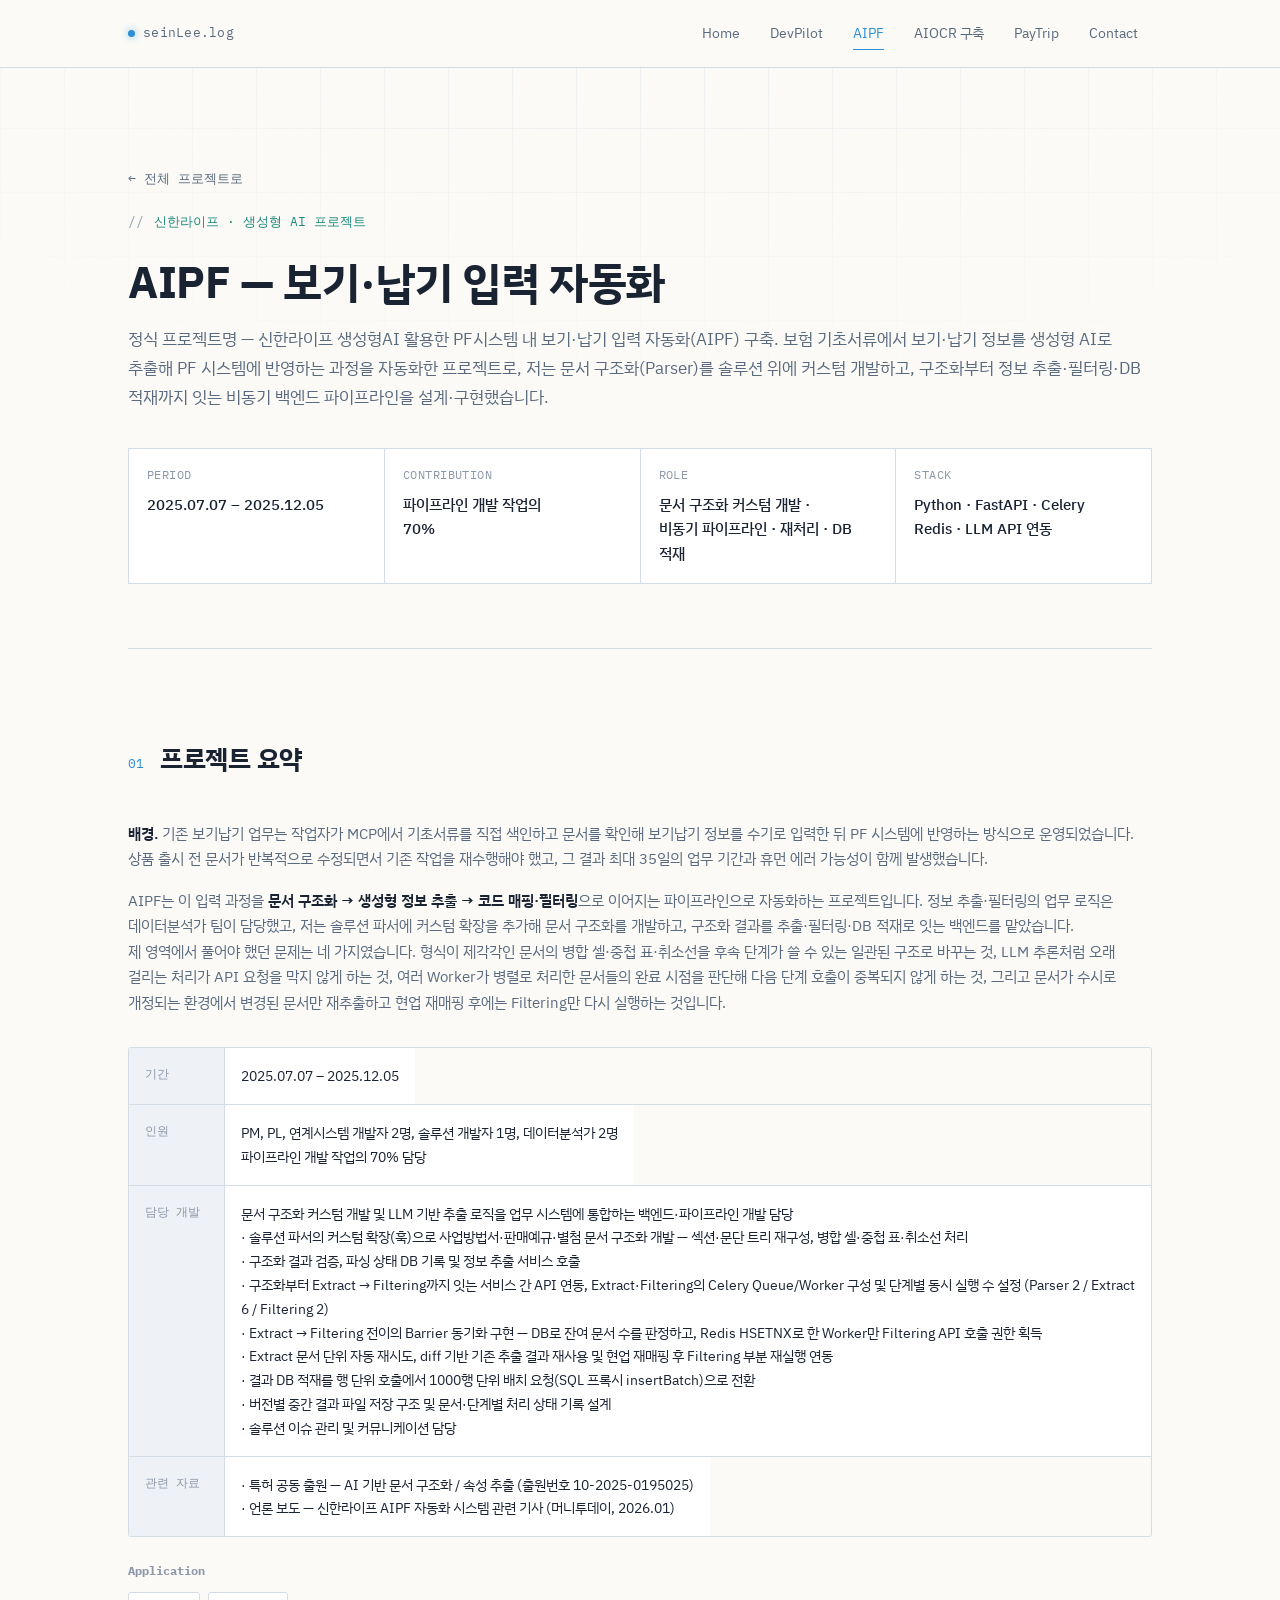
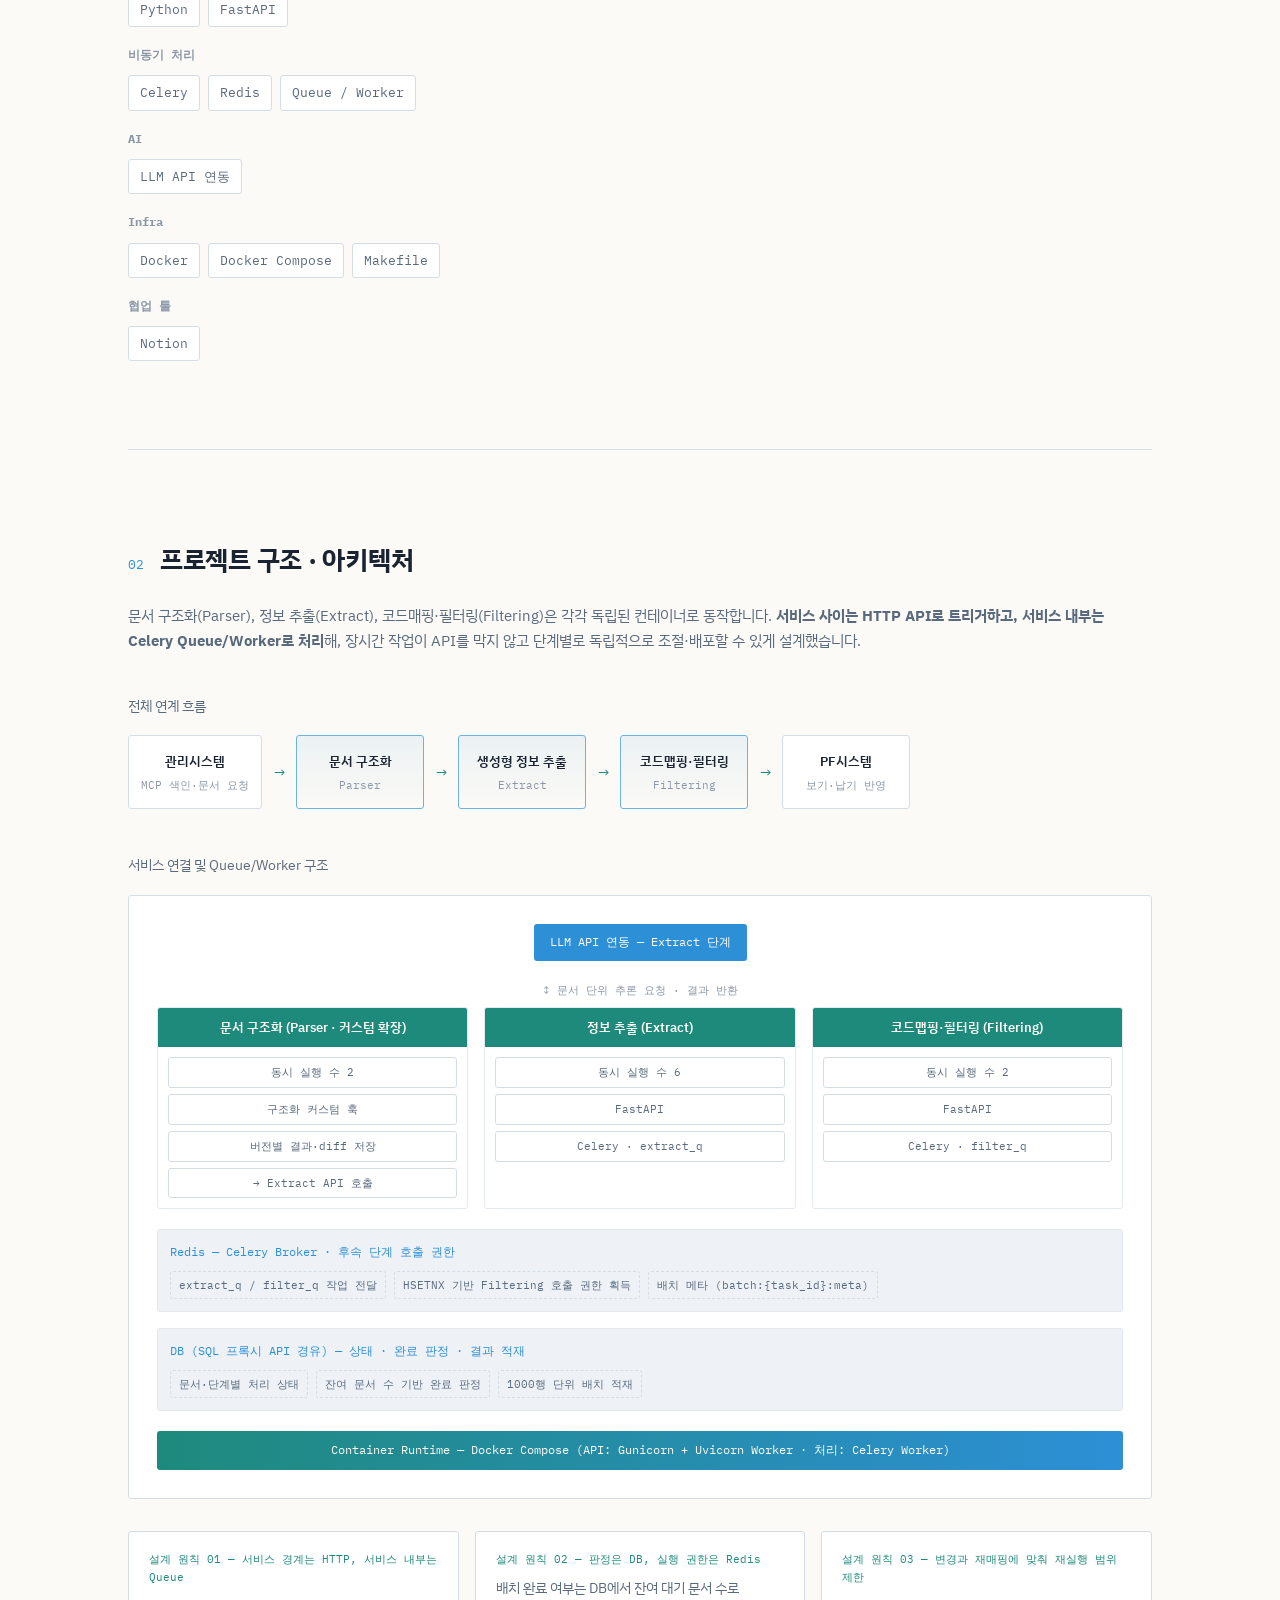
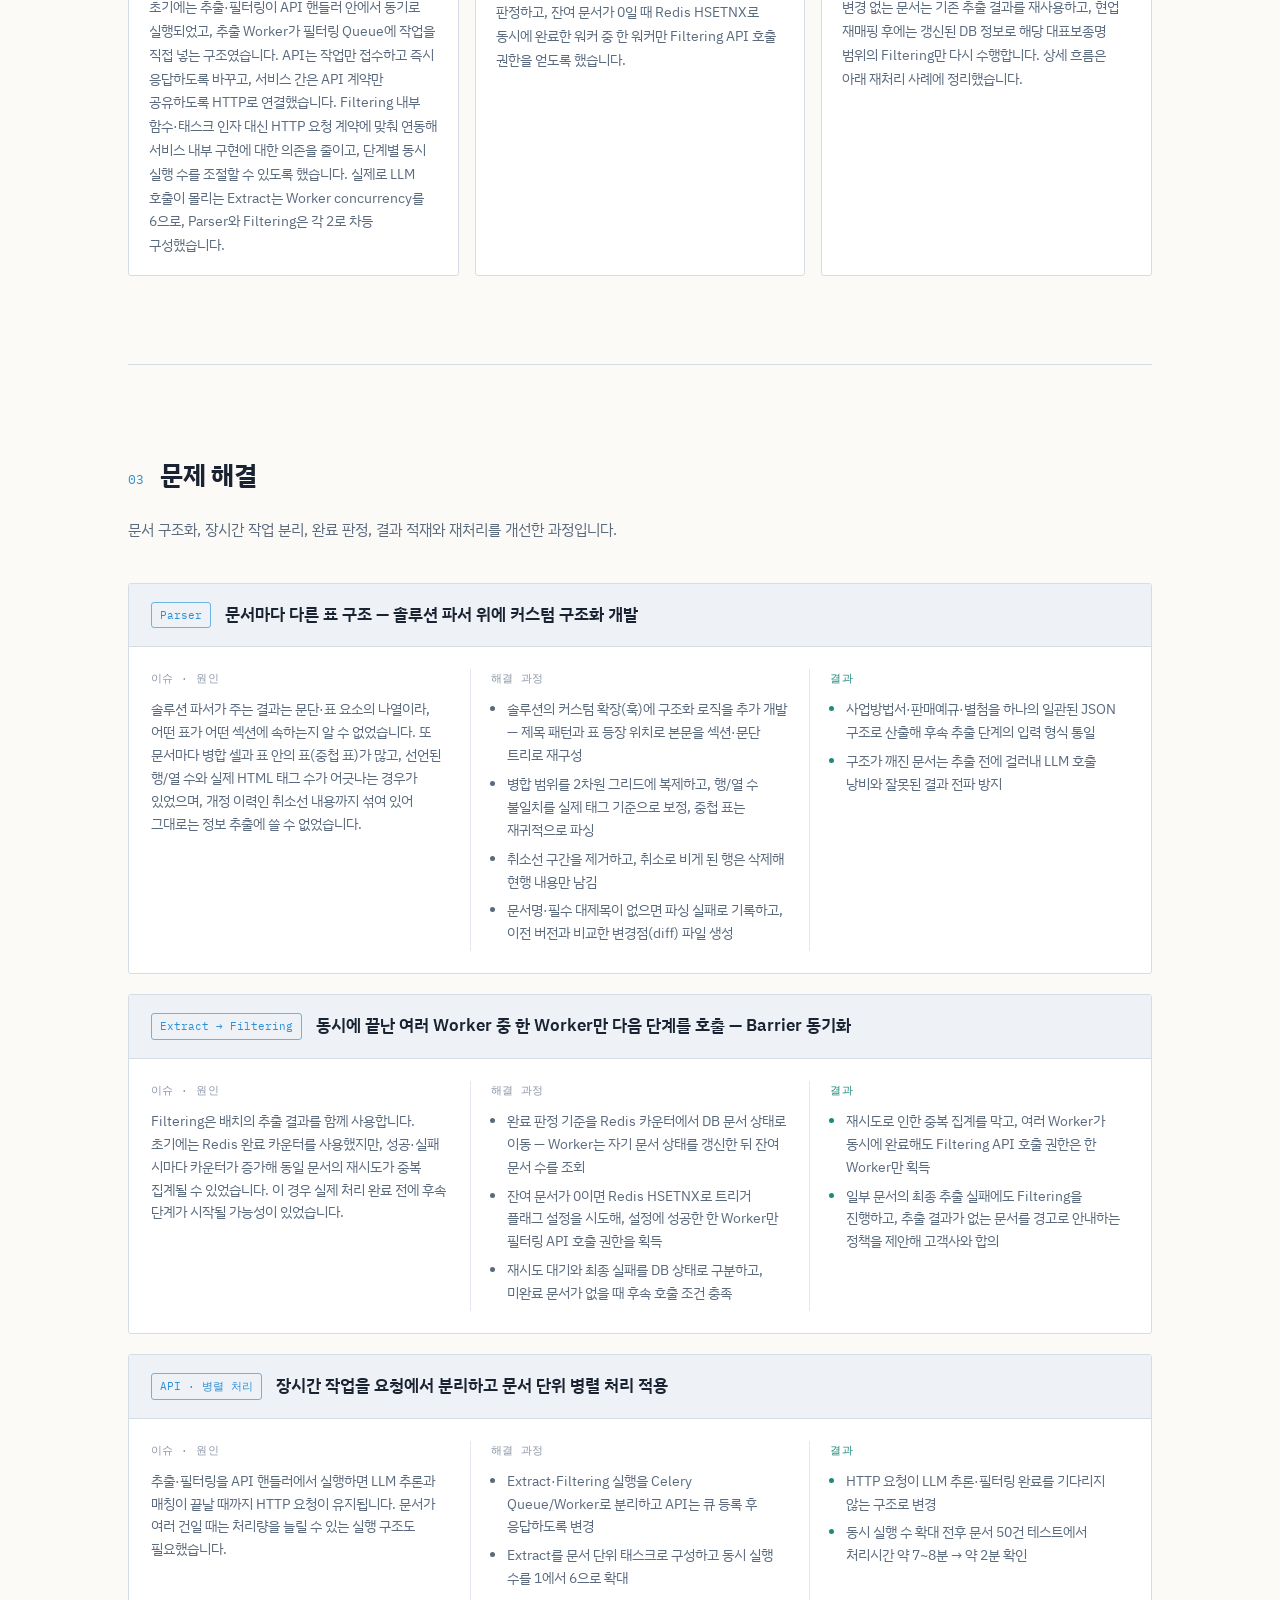
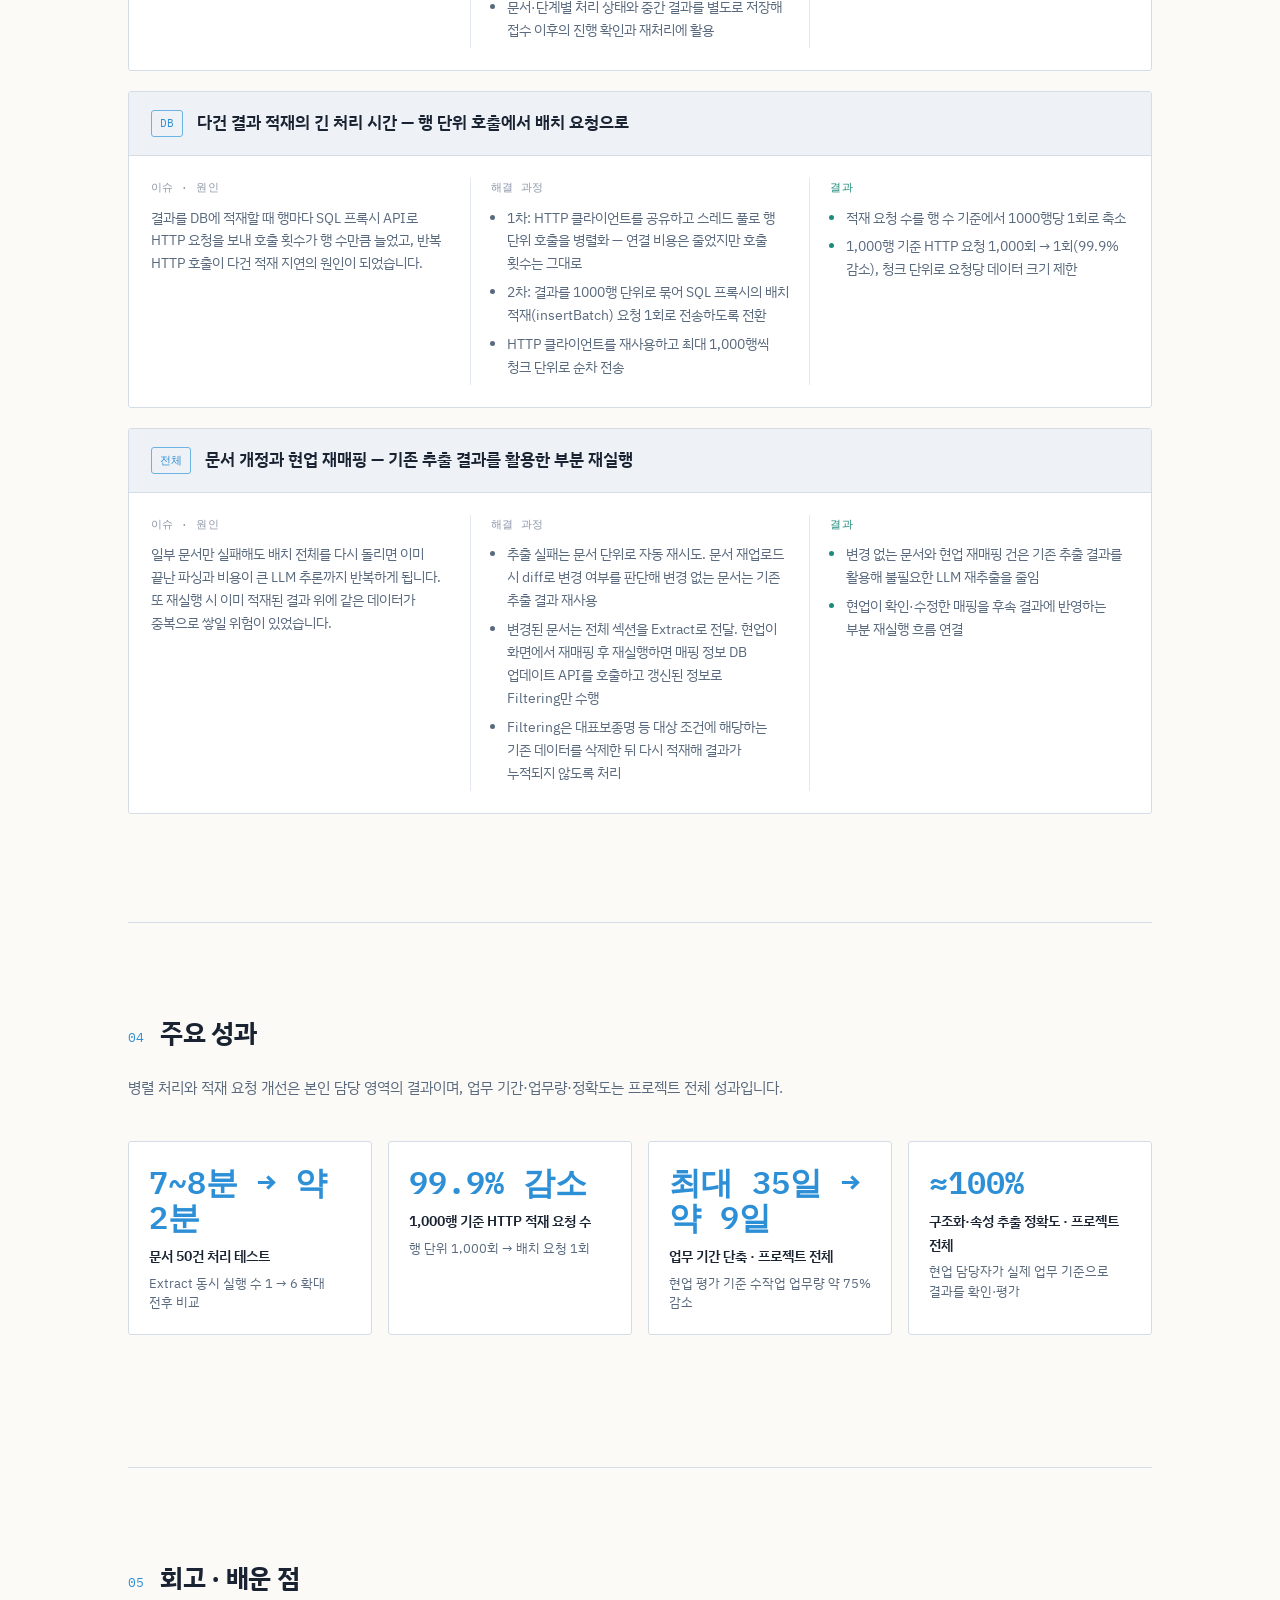
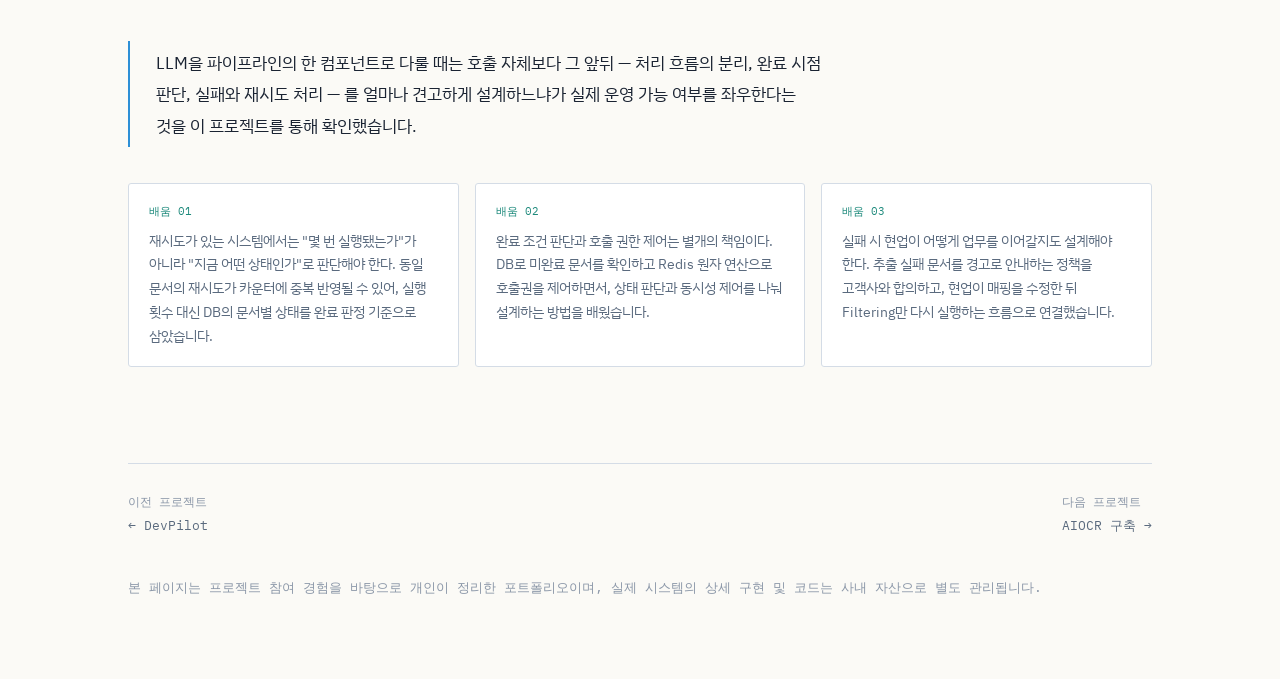
<file: project-aipf.html>
<!DOCTYPE html>
<html lang="ko">
<head>
<meta charset="UTF-8">
<meta name="viewport" content="width=device-width, initial-scale=1.0">
<title>신한라이프 AIPF — 생성형AI 기반 보기·납기 입력 자동화 · 포트폴리오</title>
<link rel="preconnect" href="https://fonts.googleapis.com">
<link rel="preconnect" href="https://fonts.gstatic.com" crossorigin>
<link href="https://fonts.googleapis.com/css2?family=IBM+Plex+Sans+KR:wght@400;500;600;700&family=IBM+Plex+Mono:wght@400;500;600&display=swap" rel="stylesheet">
<link rel="stylesheet" href="css/style.css">
</head>
<body>

<header class="site-header">
  <div class="wrap">
    <a class="brand" href="index.html"><span class="dot"></span>seinLee.log</a>
    <button class="nav-toggle" aria-label="메뉴 열기">Menu</button>
    <nav class="site-nav">
      <a href="index.html">Home</a>
      <a href="project-devpilot.html">DevPilot</a>
      <a href="project-aipf.html">AIPF</a>
      <a href="project-aiocr.html">AIOCR 구축</a>
      <a href="project-paytrip.html">PayTrip</a>
      <a href="index.html#contact">Contact</a>
    </nav>
  </div>
</header>

<div class="layout-with-toc">
<div class="page">

  <header class="hero">
    <a class="back-link" href="index.html#projects">← 전체 프로젝트로</a>
    <div class="eyebrow">신한라이프 · 생성형 AI 프로젝트</div>
    <h1 class="title">AIPF — 보기·납기 입력 자동화</h1>
    <p class="lede">정식 프로젝트명 — 신한라이프 생성형AI 활용한 PF시스템 내 보기·납기 입력 자동화(AIPF) 구축. 보험 기초서류에서 보기·납기 정보를 생성형 AI로 추출해 PF 시스템에 반영하는 과정을 자동화한 프로젝트로, 저는 문서 구조화(Parser)를 솔루션 위에 커스텀 개발하고, 구조화부터 정보 추출·필터링·DB 적재까지 잇는 비동기 백엔드 파이프라인을 설계·구현했습니다.</p>
    <div class="metarow">
      <div class="metacell"><div class="k">PERIOD</div><div class="v">2025.07.07 – 2025.12.05</div></div>
      <div class="metacell"><div class="k">CONTRIBUTION</div><div class="v">파이프라인 개발 작업의<br>70%</div></div>
      <div class="metacell"><div class="k">ROLE</div><div class="v">문서 구조화 커스텀 개발 ·<br>비동기 파이프라인 · 재처리 · DB 적재</div></div>
      <div class="metacell"><div class="k">STACK</div><div class="v">Python · FastAPI · Celery<br>Redis · LLM API 연동</div></div>
    </div>
  </header>

  <!-- 01 프로젝트 요약 -->
  <section id="summary">
    <div class="sec-head"><span class="sec-num">01</span><h2 class="sec-title">프로젝트 요약</h2></div>

    <div class="summary-stack">
      <div class="summary-bg">
        <p><strong>배경.</strong> 기존 보기납기 업무는 작업자가 MCP에서 기초서류를 직접 색인하고 문서를 확인해 보기납기 정보를 수기로 입력한 뒤 PF 시스템에 반영하는 방식으로 운영되었습니다. 상품 출시 전 문서가 반복적으로 수정되면서 기존 작업을 재수행해야 했고, 그 결과 최대 35일의 업무 기간과 휴먼 에러 가능성이 함께 발생했습니다.</p>
        <p>AIPF는 이 입력 과정을 <strong>문서 구조화 → 생성형 정보 추출 → 코드 매핑·필터링</strong>으로 이어지는 파이프라인으로 자동화하는 프로젝트입니다. 정보 추출·필터링의 업무 로직은 데이터분석가 팀이 담당했고, 저는 솔루션 파서에 커스텀 확장을 추가해 문서 구조화를 개발하고, 구조화 결과를 추출·필터링·DB 적재로 잇는 백엔드를 맡았습니다.<br>제 영역에서 풀어야 했던 문제는 네 가지였습니다. 형식이 제각각인 문서의 병합 셀·중첩 표·취소선을 후속 단계가 쓸 수 있는 일관된 구조로 바꾸는 것, LLM 추론처럼 오래 걸리는 처리가 API 요청을 막지 않게 하는 것, 여러 Worker가 병렬로 처리한 문서들의 완료 시점을 판단해 다음 단계 호출이 중복되지 않게 하는 것, 그리고 문서가 수시로 개정되는 환경에서 변경된 문서만 재추출하고 현업 재매핑 후에는 Filtering만 다시 실행하는 것입니다.</p>
      </div>

      <div class="infopanel">
        <div class="inforow"><div class="label">기간</div><div class="value">2025.07.07 – 2025.12.05</div></div>
        <div class="inforow"><div class="label">인원</div><div class="value">PM, PL, 연계시스템 개발자 2명, 솔루션 개발자 1명, 데이터분석가 2명<br>파이프라인 개발 작업의 70% 담당</div></div>
        <div class="inforow"><div class="label">담당 개발</div><div class="value">
          문서 구조화 커스텀 개발 및 LLM 기반 추출 로직을 업무 시스템에 통합하는 백엔드·파이프라인 개발 담당<br>
          · 솔루션 파서의 커스텀 확장(훅)으로 사업방법서·판매예규·별첨 문서 구조화 개발 — 섹션·문단 트리 재구성, 병합 셀·중첩 표·취소선 처리<br>
          · 구조화 결과 검증, 파싱 상태 DB 기록 및 정보 추출 서비스 호출<br>
          · 구조화부터 Extract → Filtering까지 잇는 서비스 간 API 연동, Extract·Filtering의 Celery Queue/Worker 구성 및 단계별 동시 실행 수 설정 (Parser 2 / Extract 6 / Filtering 2)<br>
          · Extract → Filtering 전이의 Barrier 동기화 구현 — DB로 잔여 문서 수를 판정하고, Redis HSETNX로 한 Worker만 Filtering API 호출 권한 획득<br>
          · Extract 문서 단위 자동 재시도, diff 기반 기존 추출 결과 재사용 및 현업 재매핑 후 Filtering 부분 재실행 연동<br>
          · 결과 DB 적재를 행 단위 호출에서 1000행 단위 배치 요청(SQL 프록시 insertBatch)으로 전환<br>
          · 버전별 중간 결과 파일 저장 구조 및 문서·단계별 처리 상태 기록 설계<br>
          · 솔루션 이슈 관리 및 커뮤니케이션 담당
        </div></div>
        <div class="inforow"><div class="label">관련 자료</div><div class="value">
          · 특허 공동 출원 — AI 기반 문서 구조화 / 속성 추출 (출원번호 10-2025-0195025)<br>
          · 언론 보도 — <a href="https://www.mt.co.kr/industry/2026/01/09/2026010910541952783" target="_blank" rel="noopener noreferrer">신한라이프 AIPF 자동화 시스템 관련 기사 (머니투데이, 2026.01)</a>
        </div></div>
      </div>

      <div class="stackgroup">
        <h4>Application</h4>
        <div class="chips"><span class="chip">Python</span><span class="chip">FastAPI</span></div>
        <h4>비동기 처리</h4>
        <div class="chips"><span class="chip">Celery</span><span class="chip">Redis</span><span class="chip">Queue / Worker</span></div>
        <h4>AI</h4>
        <div class="chips"><span class="chip">LLM API 연동</span></div>
        <h4>Infra</h4>
        <div class="chips"><span class="chip">Docker</span><span class="chip">Docker Compose</span><span class="chip">Makefile</span></div>
        <h4>협업 툴</h4>
        <div class="chips"><span class="chip">Notion</span></div>
      </div>
    </div>
  </section>

  <!-- 02 프로젝트 구조 -->
  <section id="architecture">
    <div class="sec-head"><span class="sec-num">02</span><h2 class="sec-title">프로젝트 구조 · 아키텍처</h2></div>
    <p class="sec-desc">문서 구조화(Parser), 정보 추출(Extract), 코드매핑·필터링(Filtering)은 각각 독립된 컨테이너로 동작합니다. <strong>서비스 사이는 HTTP API로 트리거하고, 서비스 내부는 Celery Queue/Worker로 처리</strong>해, 장시간 작업이 API를 막지 않고 단계별로 독립적으로 조절·배포할 수 있게 설계했습니다.</p>

    <div class="diagram-title">전체 연계 흐름</div>
    <div class="flow">
      <div class="flow-step"><div class="t">관리시스템</div><div class="s">MCP 색인·문서 요청</div></div>
      <div class="flow-arrow">→</div>
      <div class="flow-step hl"><div class="t">문서 구조화</div><div class="s">Parser</div></div>
      <div class="flow-arrow">→</div>
      <div class="flow-step hl"><div class="t">생성형 정보 추출</div><div class="s">Extract</div></div>
      <div class="flow-arrow">→</div>
      <div class="flow-step hl"><div class="t">코드맵핑·필터링</div><div class="s">Filtering</div></div>
      <div class="flow-arrow">→</div>
      <div class="flow-step"><div class="t">PF시스템</div><div class="s">보기·납기 반영</div></div>
    </div>

    <div class="diagram-title">서비스 연결 및 Queue/Worker 구조</div>
    <div class="infra">
      <div class="infra-top"><span class="infra-badge">LLM API 연동 — Extract 단계</span></div>
      <div class="infra-arrow-v">↕ 문서 단위 추론 요청 · 결과 반환</div>
      <div class="infra-containers">
        <div class="container-box">
          <div class="head">문서 구조화 (Parser · 커스텀 확장)</div>
          <div class="body"><span>동시 실행 수 2</span><span>구조화 커스텀 훅</span><span>버전별 결과·diff 저장</span><span>→ Extract API 호출</span></div>
        </div>
        <div class="container-box">
          <div class="head">정보 추출 (Extract)</div>
          <div class="body"><span>동시 실행 수 6</span><span>FastAPI</span><span>Celery · extract_q</span></div>
        </div>
        <div class="container-box">
          <div class="head">코드맵핑·필터링 (Filtering)</div>
          <div class="body"><span>동시 실행 수 2</span><span>FastAPI</span><span>Celery · filter_q</span></div>
        </div>
      </div>
      <div class="infra-services">
        <div class="svc-box wide">
          <div class="head">Redis — Celery Broker · 후속 단계 호출 권한</div>
          <div class="items"><span>extract_q / filter_q 작업 전달</span><span>HSETNX 기반 Filtering 호출 권한 획득</span><span>배치 메타 (batch:{task_id}:meta)</span></div>
        </div>
        <div class="svc-box wide">
          <div class="head">DB (SQL 프록시 API 경유) — 상태 · 완료 판정 · 결과 적재</div>
          <div class="items"><span>문서·단계별 처리 상태</span><span>잔여 문서 수 기반 완료 판정</span><span>1000행 단위 배치 적재</span></div>
        </div>
      </div>
      <div class="runtime-bar">Container Runtime — Docker Compose (API: Gunicorn + Uvicorn Worker · 처리: Celery Worker)</div>
    </div>

    <div class="principles">
      <div class="principle">
        <div class="p-label">설계 원칙 01 — 서비스 경계는 HTTP, 서비스 내부는 Queue</div>
        <p>초기에는 추출·필터링이 API 핸들러 안에서 동기로 실행되었고, 추출 Worker가 필터링 Queue에 작업을 직접 넣는 구조였습니다. API는 작업만 접수하고 즉시 응답하도록 바꾸고, 서비스 간은 API 계약만 공유하도록 HTTP로 연결했습니다. Filtering 내부 함수·태스크 인자 대신 HTTP 요청 계약에 맞춰 연동해 서비스 내부 구현에 대한 의존을 줄이고, 단계별 동시 실행 수를 조절할 수 있도록 했습니다. 실제로 LLM 호출이 몰리는 Extract는 Worker concurrency를 6으로, Parser와 Filtering은 각 2로 차등 구성했습니다.</p>
      </div>
      <div class="principle">
        <div class="p-label">설계 원칙 02 — 판정은 DB, 실행 권한은 Redis</div>
        <p>배치 완료 여부는 DB에서 잔여 대기 문서 수로 판정하고, 잔여 문서가 0일 때 Redis HSETNX로 동시에 완료한 워커 중 한 워커만 Filtering API 호출 권한을 얻도록 했습니다.</p>
      </div>
      <div class="principle">
        <div class="p-label">설계 원칙 03 — 변경과 재매핑에 맞춰 재실행 범위 제한</div>
        <p>변경 없는 문서는 기존 추출 결과를 재사용하고, 현업 재매핑 후에는 갱신된 DB 정보로 해당 대표보종명 범위의 Filtering만 다시 수행합니다. 상세 흐름은 아래 재처리 사례에 정리했습니다.</p>
      </div>
    </div>
  </section>

  <!-- 03 문제 해결 -->
  <section id="troubleshooting">
    <div class="sec-head"><span class="sec-num">03</span><h2 class="sec-title">문제 해결</h2></div>
    <p class="sec-desc">문서 구조화, 장시간 작업 분리, 완료 판정, 결과 적재와 재처리를 개선한 과정입니다.</p>

    <div class="ts-card">
      <div class="ts-head"><span class="ts-tag">Parser</span><h3>문서마다 다른 표 구조 — 솔루션 파서 위에 커스텀 구조화 개발</h3></div>
      <div class="ts-body">
        <div class="ts-col">
          <div class="cl">이슈 · 원인</div>
          <p>솔루션 파서가 주는 결과는 문단·표 요소의 나열이라, 어떤 표가 어떤 섹션에 속하는지 알 수 없었습니다. 또 문서마다 병합 셀과 표 안의 표(중첩 표)가 많고, 선언된 행/열 수와 실제 HTML 태그 수가 어긋나는 경우가 있었으며, 개정 이력인 취소선 내용까지 섞여 있어 그대로는 정보 추출에 쓸 수 없었습니다.</p>
        </div>
        <div class="ts-col">
          <div class="cl">해결 과정</div>
          <ul>
            <li>솔루션의 커스텀 확장(훅)에 구조화 로직을 추가 개발 — 제목 패턴과 표 등장 위치로 본문을 섹션·문단 트리로 재구성</li>
            <li>병합 범위를 2차원 그리드에 복제하고, 행/열 수 불일치를 실제 태그 기준으로 보정, 중첩 표는 재귀적으로 파싱</li>
            <li>취소선 구간을 제거하고, 취소로 비게 된 행은 삭제해 현행 내용만 남김</li>
            <li>문서명·필수 대제목이 없으면 파싱 실패로 기록하고, 이전 버전과 비교한 변경점(diff) 파일 생성</li>
          </ul>
        </div>
        <div class="ts-col result">
          <div class="cl">결과</div>
          <ul>
            <li>사업방법서·판매예규·별첨을 하나의 일관된 JSON 구조로 산출해 후속 추출 단계의 입력 형식 통일</li>
            <li>구조가 깨진 문서는 추출 전에 걸러내 LLM 호출 낭비와 잘못된 결과 전파 방지</li>
          </ul>
        </div>
      </div>
    </div>

    <div class="ts-card">
      <div class="ts-head"><span class="ts-tag">Extract → Filtering</span><h3>동시에 끝난 여러 Worker 중 한 Worker만 다음 단계를 호출 — Barrier 동기화</h3></div>
      <div class="ts-body">
        <div class="ts-col">
          <div class="cl">이슈 · 원인</div>
          <p>Filtering은 배치의 추출 결과를 함께 사용합니다. 초기에는 Redis 완료 카운터를 사용했지만, 성공·실패 시마다 카운터가 증가해 동일 문서의 재시도가 중복 집계될 수 있었습니다. 이 경우 실제 처리 완료 전에 후속 단계가 시작될 가능성이 있었습니다.</p>
        </div>
        <div class="ts-col">
          <div class="cl">해결 과정</div>
          <ul>
            <li>완료 판정 기준을 Redis 카운터에서 DB 문서 상태로 이동 — Worker는 자기 문서 상태를 갱신한 뒤 잔여 문서 수를 조회</li>
            <li>잔여 문서가 0이면 Redis HSETNX로 트리거 플래그 설정을 시도해, 설정에 성공한 한 Worker만 필터링 API 호출 권한을 획득</li>
            <li>재시도 대기와 최종 실패를 DB 상태로 구분하고, 미완료 문서가 없을 때 후속 호출 조건 충족</li>
          </ul>
        </div>
        <div class="ts-col result">
          <div class="cl">결과</div>
          <ul>
            <li>재시도로 인한 중복 집계를 막고, 여러 Worker가 동시에 완료해도 Filtering API 호출 권한은 한 Worker만 획득</li>
            <li>일부 문서의 최종 추출 실패에도 Filtering을 진행하고, 추출 결과가 없는 문서를 경고로 안내하는 정책을 제안해 고객사와 합의</li>
          </ul>
        </div>
      </div>
    </div>

    <div class="ts-card">
      <div class="ts-head"><span class="ts-tag">API · 병렬 처리</span><h3>장시간 작업을 요청에서 분리하고 문서 단위 병렬 처리 적용</h3></div>
      <div class="ts-body">
        <div class="ts-col"><div class="cl">이슈 · 원인</div><p>추출·필터링을 API 핸들러에서 실행하면 LLM 추론과 매칭이 끝날 때까지 HTTP 요청이 유지됩니다. 문서가 여러 건일 때는 처리량을 늘릴 수 있는 실행 구조도 필요했습니다.</p></div>
        <div class="ts-col"><div class="cl">해결 과정</div><ul>
          <li>Extract·Filtering 실행을 Celery Queue/Worker로 분리하고 API는 큐 등록 후 응답하도록 변경</li>
          <li>Extract를 문서 단위 태스크로 구성하고 동시 실행 수를 1에서 6으로 확대</li>
          <li>문서·단계별 처리 상태와 중간 결과를 별도로 저장해 접수 이후의 진행 확인과 재처리에 활용</li>
        </ul></div>
        <div class="ts-col result"><div class="cl">결과</div><ul>
          <li>HTTP 요청이 LLM 추론·필터링 완료를 기다리지 않는 구조로 변경</li>
          <li>동시 실행 수 확대 전후 문서 50건 테스트에서 처리시간 약 7~8분 → 약 2분 확인</li>
        </ul></div>
      </div>
    </div>

    <div class="ts-card">
      <div class="ts-head"><span class="ts-tag">DB</span><h3>다건 결과 적재의 긴 처리 시간 — 행 단위 호출에서 배치 요청으로</h3></div>
      <div class="ts-body">
        <div class="ts-col">
          <div class="cl">이슈 · 원인</div>
          <p>결과를 DB에 적재할 때 행마다 SQL 프록시 API로 HTTP 요청을 보내 호출 횟수가 행 수만큼 늘었고, 반복 HTTP 호출이 다건 적재 지연의 원인이 되었습니다.</p>
        </div>
        <div class="ts-col">
          <div class="cl">해결 과정</div>
          <ul>
            <li>1차: HTTP 클라이언트를 공유하고 스레드 풀로 행 단위 호출을 병렬화 — 연결 비용은 줄었지만 호출 횟수는 그대로</li>
            <li>2차: 결과를 1000행 단위로 묶어 SQL 프록시의 배치 적재(insertBatch) 요청 1회로 전송하도록 전환</li>
            <li>HTTP 클라이언트를 재사용하고 최대 1,000행씩 청크 단위로 순차 전송</li>
          </ul>
        </div>
        <div class="ts-col result">
          <div class="cl">결과</div>
          <ul>
            <li>적재 요청 수를 행 수 기준에서 1000행당 1회로 축소</li>
            <li>1,000행 기준 HTTP 요청 1,000회 → 1회(99.9% 감소), 청크 단위로 요청당 데이터 크기 제한</li>
          </ul>
        </div>
      </div>
    </div>

    <div class="ts-card">
      <div class="ts-head"><span class="ts-tag">전체</span><h3>문서 개정과 현업 재매핑 — 기존 추출 결과를 활용한 부분 재실행</h3></div>
      <div class="ts-body">
        <div class="ts-col">
          <div class="cl">이슈 · 원인</div>
          <p>일부 문서만 실패해도 배치 전체를 다시 돌리면 이미 끝난 파싱과 비용이 큰 LLM 추론까지 반복하게 됩니다. 또 재실행 시 이미 적재된 결과 위에 같은 데이터가 중복으로 쌓일 위험이 있었습니다.</p>
        </div>
        <div class="ts-col">
          <div class="cl">해결 과정</div>
          <ul>
            <li>추출 실패는 문서 단위로 자동 재시도. 문서 재업로드 시 diff로 변경 여부를 판단해 변경 없는 문서는 기존 추출 결과 재사용</li>
            <li>변경된 문서는 전체 섹션을 Extract로 전달. 현업이 화면에서 재매핑 후 재실행하면 매핑 정보 DB 업데이트 API를 호출하고 갱신된 정보로 Filtering만 수행</li>
            <li>Filtering은 대표보종명 등 대상 조건에 해당하는 기존 데이터를 삭제한 뒤 다시 적재해 결과가 누적되지 않도록 처리</li>
          </ul>
        </div>
        <div class="ts-col result">
          <div class="cl">결과</div>
          <ul>
            <li>변경 없는 문서와 현업 재매핑 건은 기존 추출 결과를 활용해 불필요한 LLM 재추출을 줄임</li>
            <li>현업이 확인·수정한 매핑을 후속 결과에 반영하는 부분 재실행 흐름 연결</li>
          </ul>
        </div>
      </div>
    </div>

  </section>

  <!-- 04 주요 성과 -->
  <section id="achievements">
    <div class="sec-head"><span class="sec-num">04</span><h2 class="sec-title">주요 성과</h2></div>
    <p class="sec-desc">병렬 처리와 적재 요청 개선은 본인 담당 영역의 결과이며, 업무 기간·업무량·정확도는 프로젝트 전체 성과입니다.</p>
    <div class="stat-grid">
      <div class="stat-card"><div class="num">7~8분 → 약 2분</div><div class="stat-label">문서 50건 처리 테스트</div><div class="stat-desc">Extract 동시 실행 수 1 → 6 확대 전후 비교</div></div>
      <div class="stat-card"><div class="num">99.9% 감소</div><div class="stat-label">1,000행 기준 HTTP 적재 요청 수</div><div class="stat-desc">행 단위 1,000회 → 배치 요청 1회</div></div>
      <div class="stat-card"><div class="num">최대 35일 → 약 9일</div><div class="stat-label">업무 기간 단축 · 프로젝트 전체</div><div class="stat-desc">현업 평가 기준 수작업 업무량 약 75% 감소</div></div>
      <div class="stat-card"><div class="num">≈100%</div><div class="stat-label">구조화·속성 추출 정확도 · 프로젝트 전체</div><div class="stat-desc">현업 담당자가 실제 업무 기준으로 결과를 확인·평가</div></div>
    </div>
  </section>

  <!-- 05 회고 -->
  <section id="retrospective">
    <div class="sec-head"><span class="sec-num">05</span><h2 class="sec-title">회고 · 배운 점</h2></div>

    <blockquote class="retro">
      LLM을 파이프라인의 한 컴포넌트로 다룰 때는 호출 자체보다 그 앞뒤 — 처리 흐름의 분리, 완료 시점 판단, 실패와 재시도 처리 — 를 얼마나 견고하게 설계하느냐가 실제 운영 가능 여부를 좌우한다는 것을 이 프로젝트를 통해 확인했습니다.
    </blockquote>

    <div class="takeaways">
      <div class="takeaway">
        <div class="tk-label">배움 01</div>
        <p>재시도가 있는 시스템에서는 "몇 번 실행됐는가"가 아니라 "지금 어떤 상태인가"로 판단해야 한다. 동일 문서의 재시도가 카운터에 중복 반영될 수 있어, 실행 횟수 대신 DB의 문서별 상태를 완료 판정 기준으로 삼았습니다.</p>
      </div>
      <div class="takeaway">
        <div class="tk-label">배움 02</div>
        <p>완료 조건 판단과 호출 권한 제어는 별개의 책임이다. DB로 미완료 문서를 확인하고 Redis 원자 연산으로 호출권을 제어하면서, 상태 판단과 동시성 제어를 나눠 설계하는 방법을 배웠습니다.</p>
      </div>
      <div class="takeaway">
        <div class="tk-label">배움 03</div>
        <p>실패 시 현업이 어떻게 업무를 이어갈지도 설계해야 한다. 추출 실패 문서를 경고로 안내하는 정책을 고객사와 합의하고, 현업이 매핑을 수정한 뒤 Filtering만 다시 실행하는 흐름으로 연결했습니다.</p>
      </div>
    </div>
  </section>

  <div class="project-pager">
    <a href="project-devpilot.html"><span class="dir">이전 프로젝트</span>← DevPilot</a>
    <a href="project-aiocr.html"><span class="dir">다음 프로젝트</span>AIOCR 구축 →</a>
  </div>

  <footer class="site-footer">
    <p>본 페이지는 프로젝트 참여 경험을 바탕으로 개인이 정리한 포트폴리오이며, 실제 시스템의 상세 구현 및 코드는 사내 자산으로 별도 관리됩니다.</p>
  </footer>

</div>

<nav class="page-nav page-nav-side">
  <a href="#summary">01 요약</a>
  <a href="#architecture">02 구조</a>
  <a href="#troubleshooting">03 문제 해결</a>
  <a href="#achievements">04 성과</a>
  <a href="#retrospective">05 회고</a>
</nav>
</div>

<script src="js/main.js"></script>

</body>
</html>
</file>
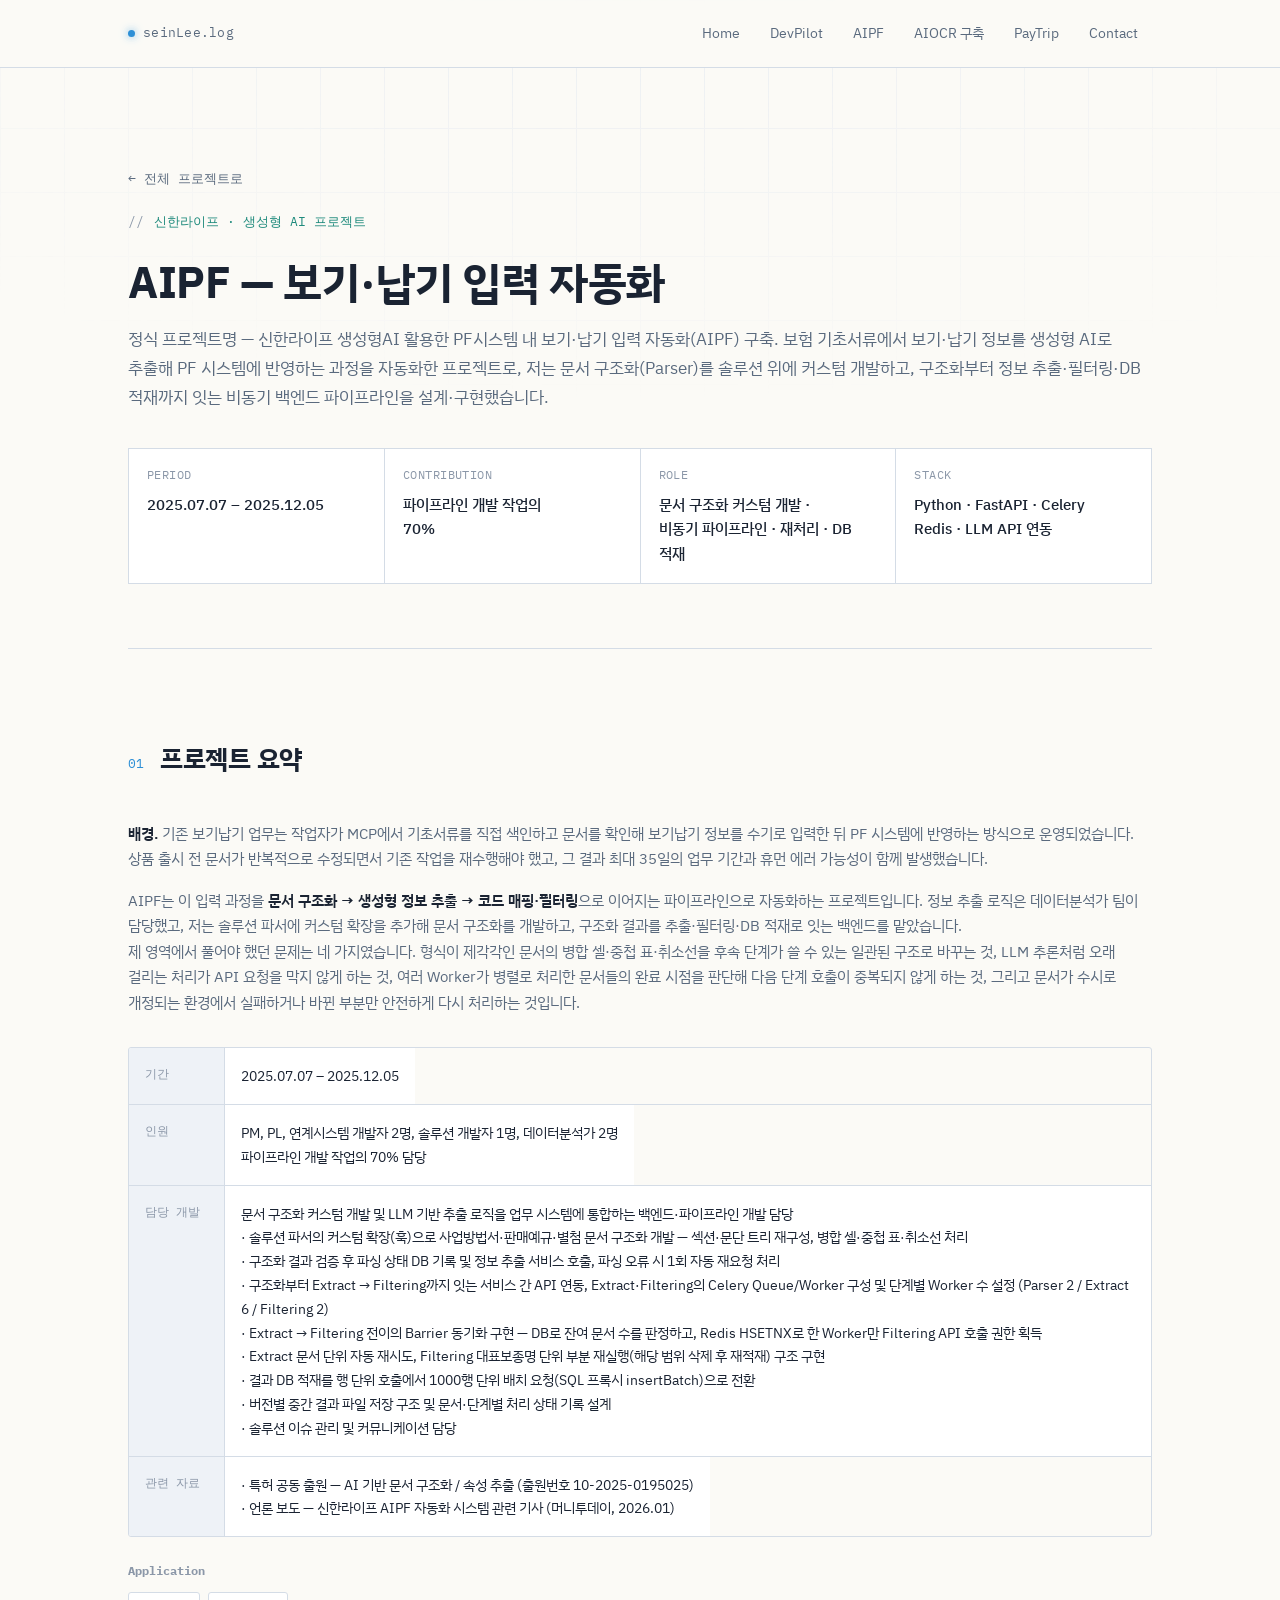
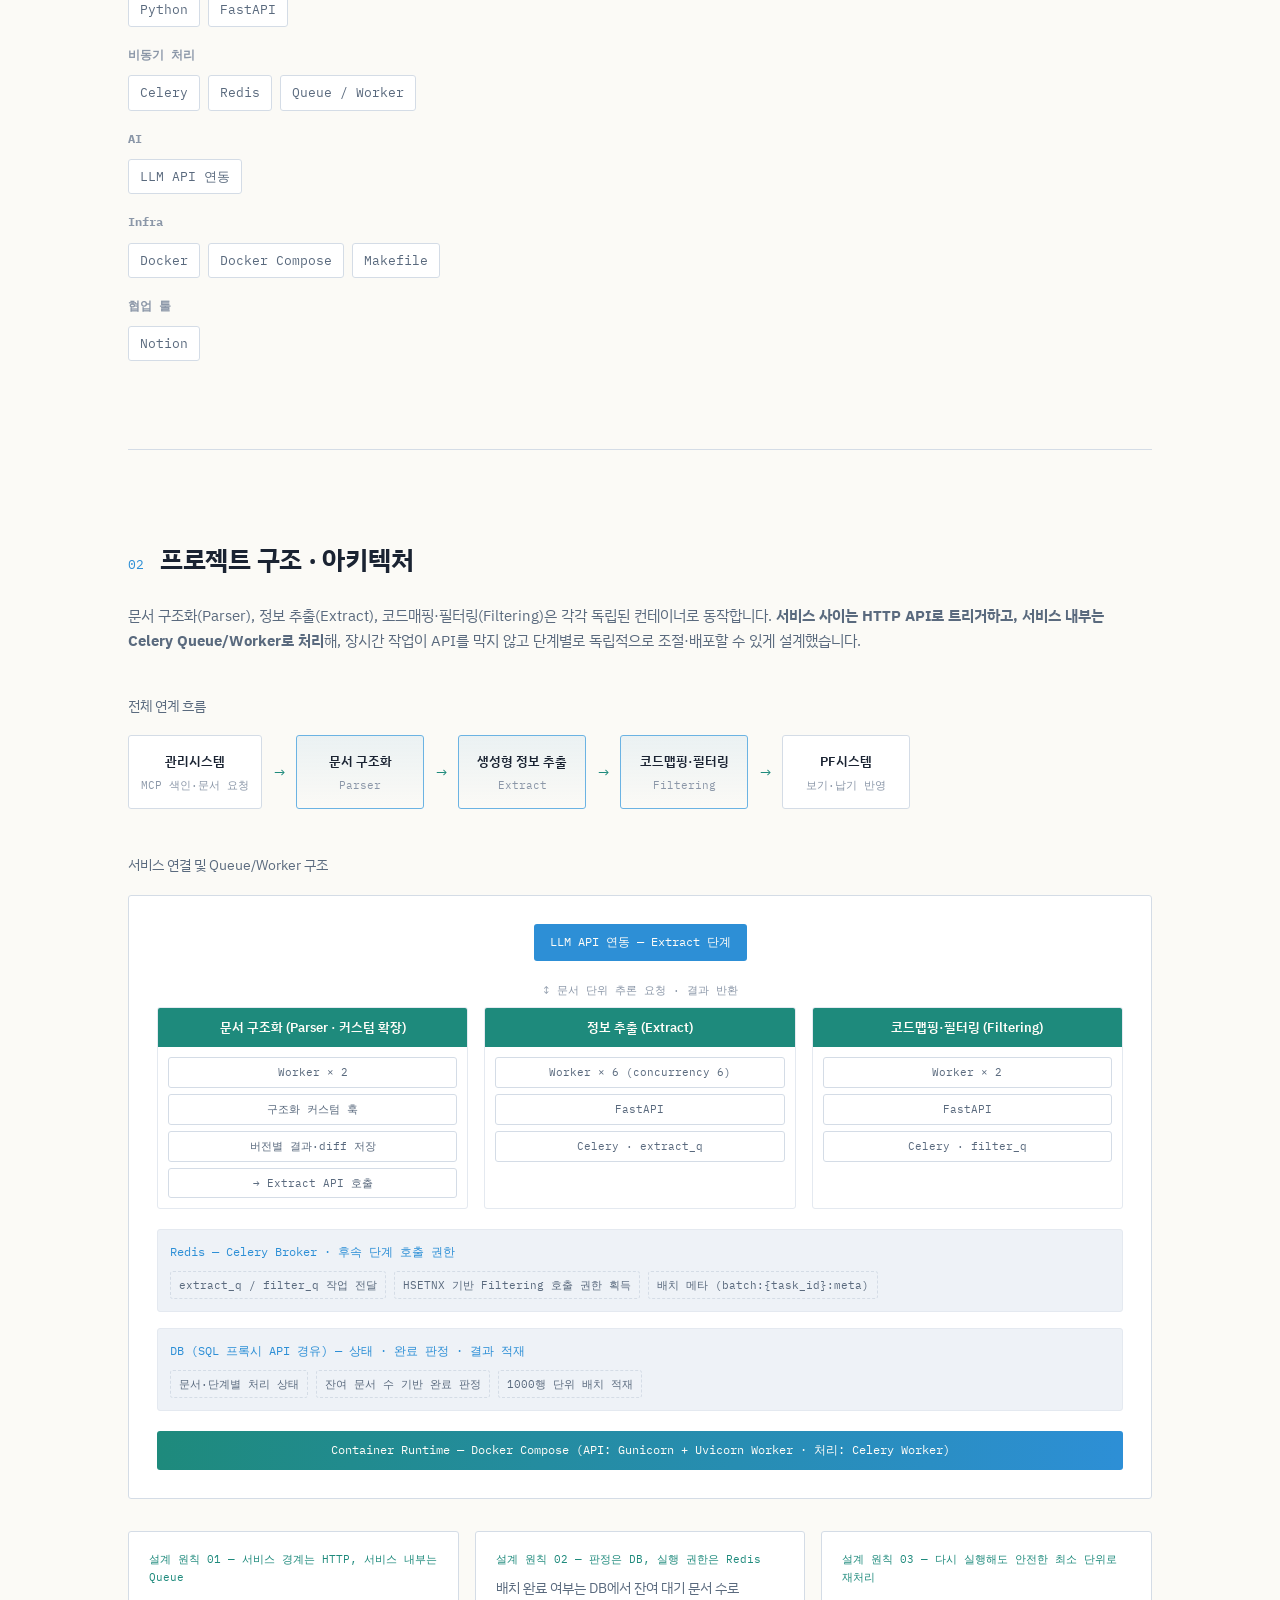
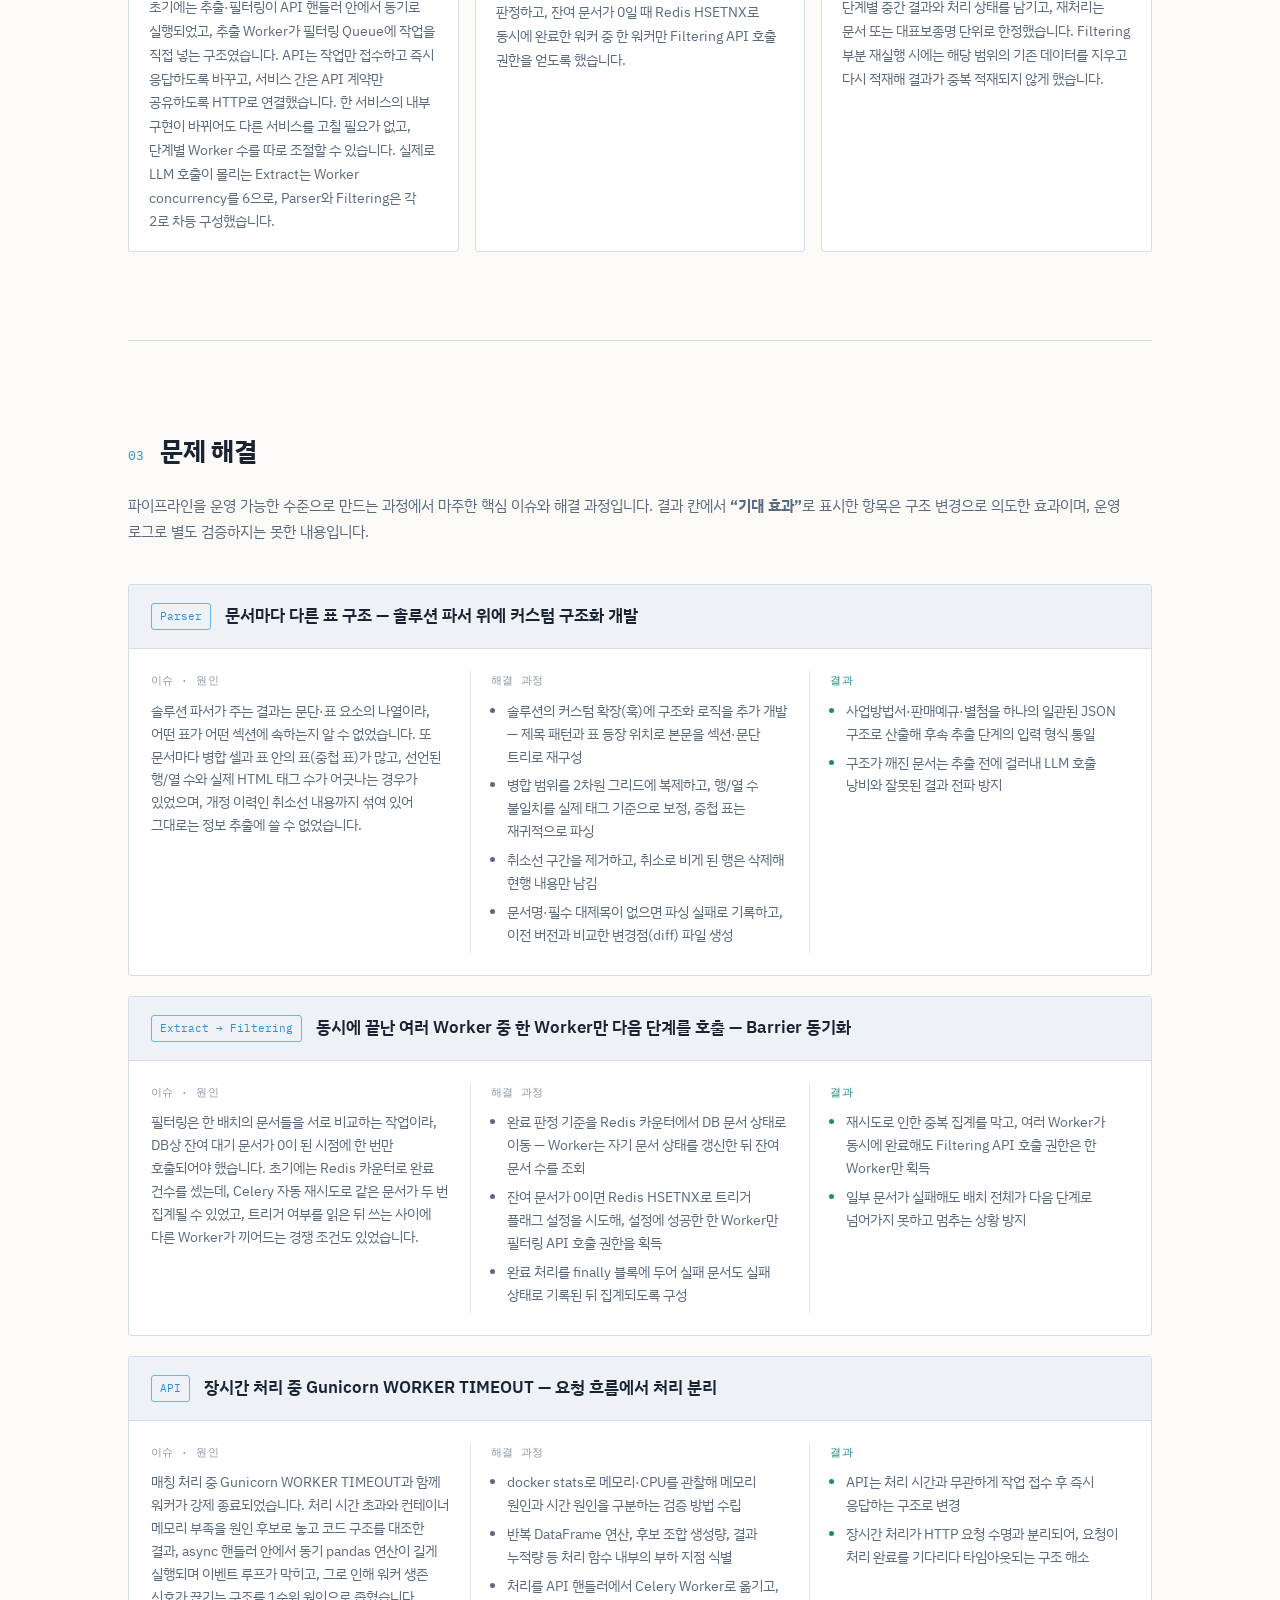
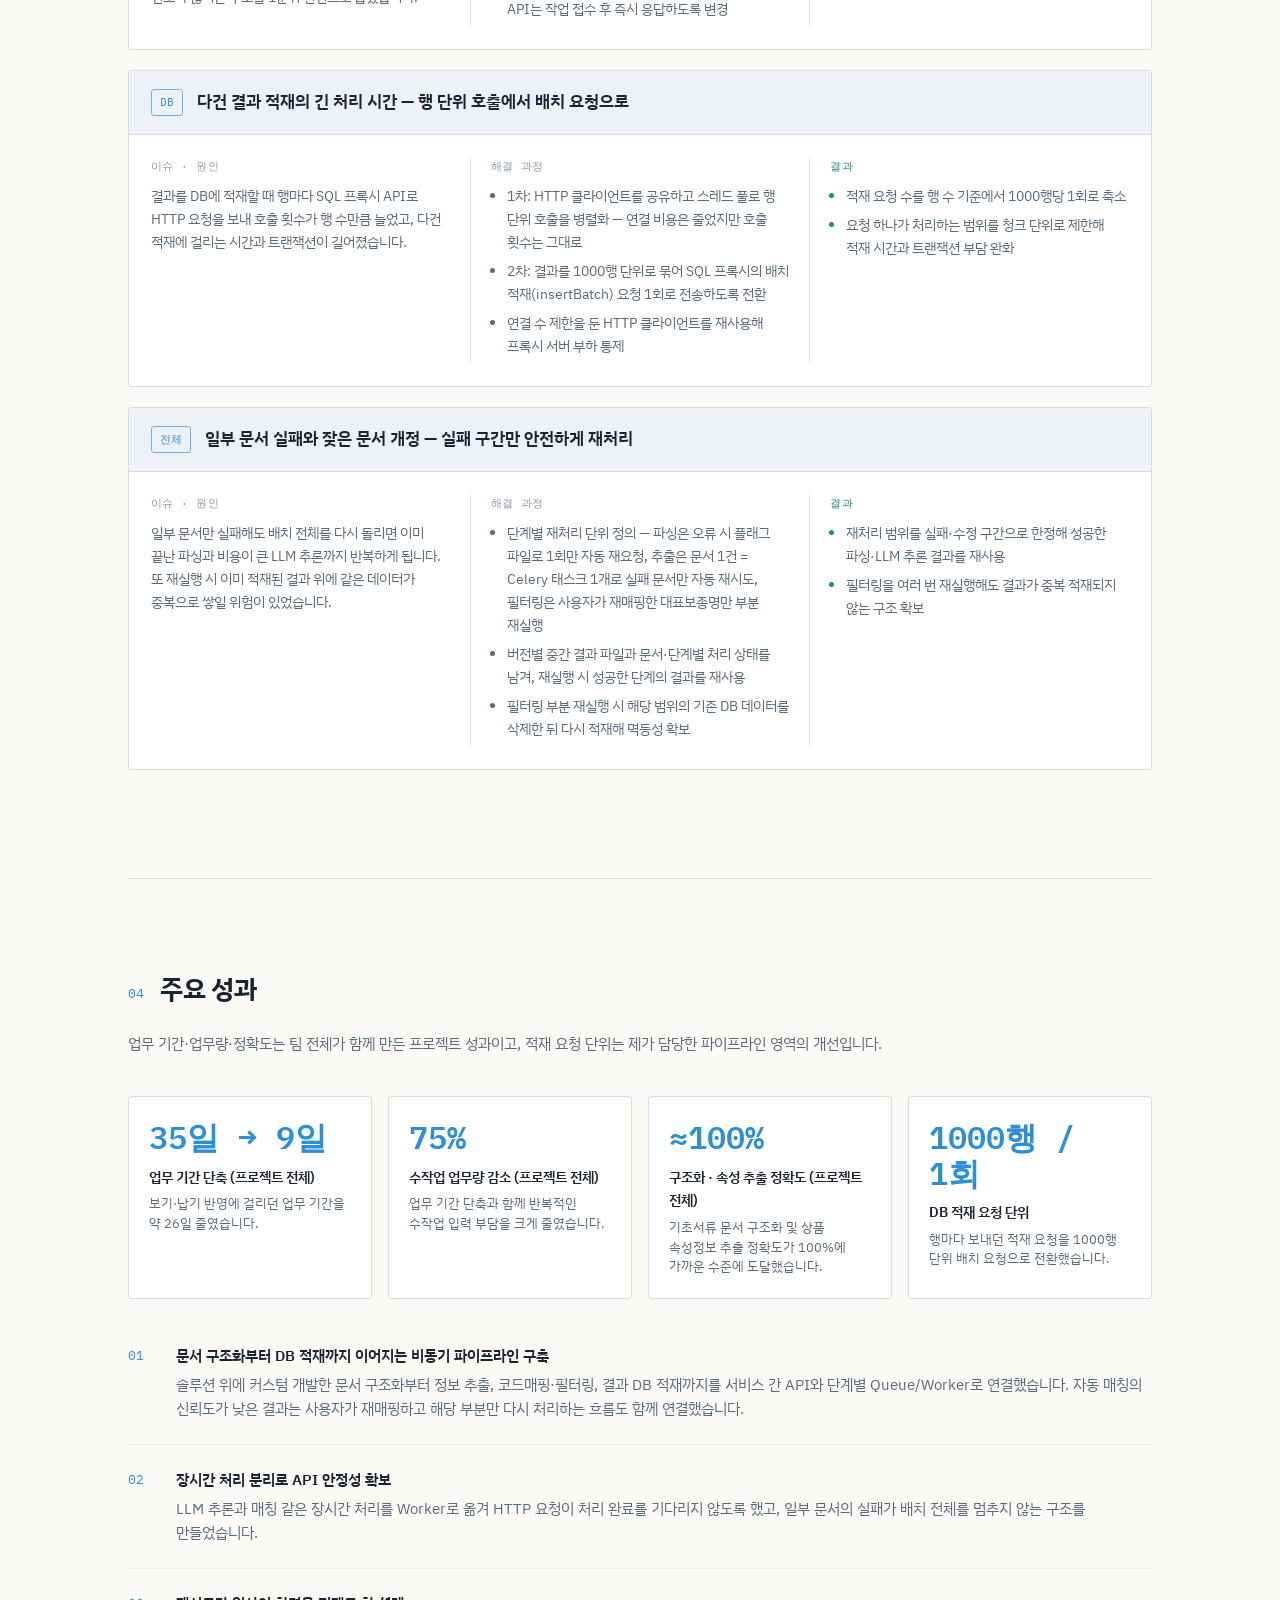
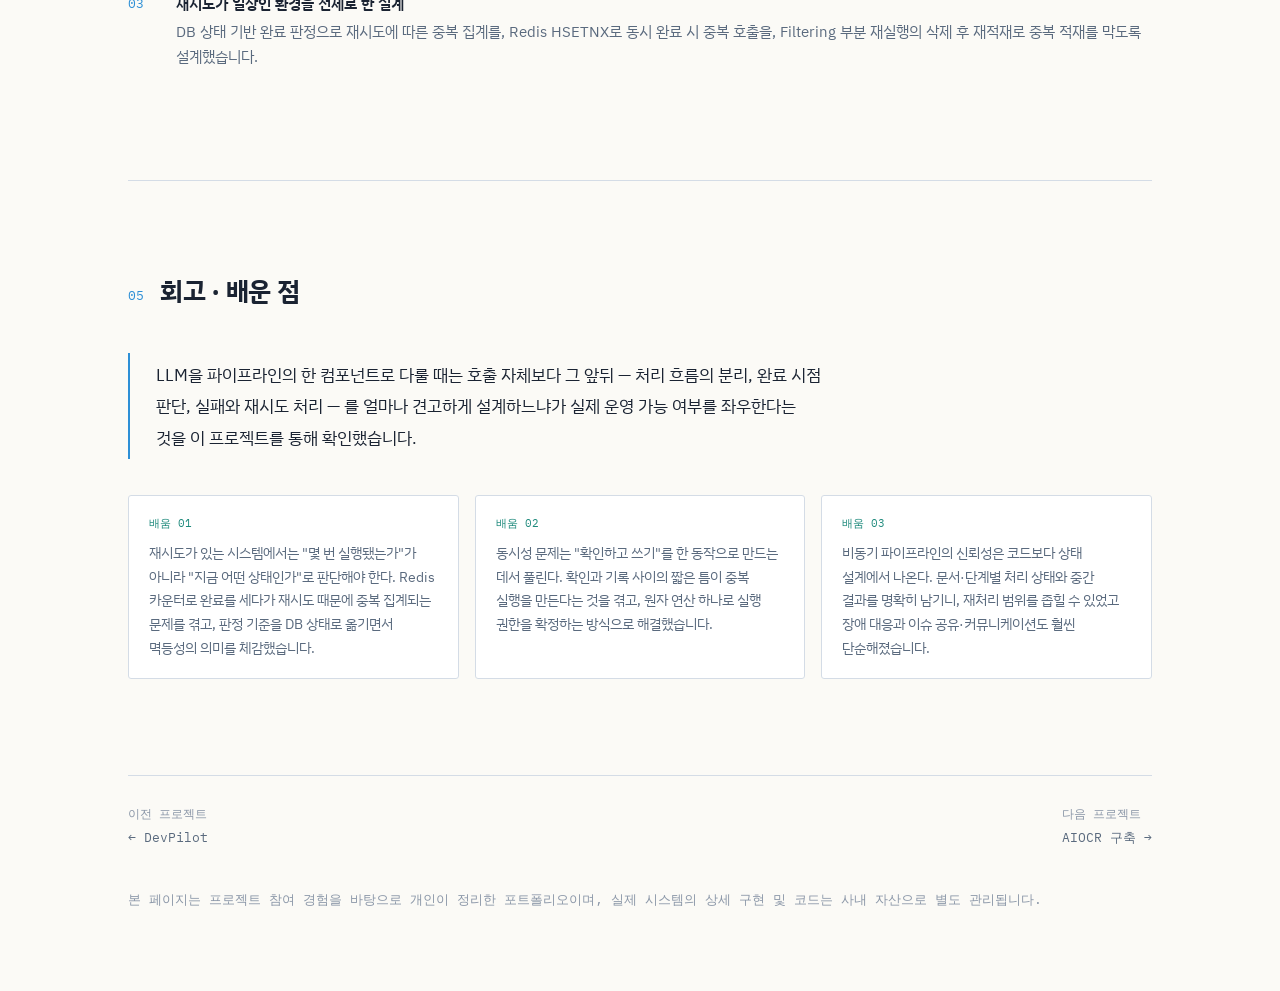
<file: project-aipf_back.html>
<!DOCTYPE html>
<html lang="ko">
<head>
<meta charset="UTF-8">
<meta name="viewport" content="width=device-width, initial-scale=1.0">
<title>신한라이프 AIPF — 생성형AI 기반 보기·납기 입력 자동화 · 포트폴리오</title>
<link rel="preconnect" href="https://fonts.googleapis.com">
<link rel="preconnect" href="https://fonts.gstatic.com" crossorigin>
<link href="https://fonts.googleapis.com/css2?family=IBM+Plex+Sans+KR:wght@400;500;600;700&family=IBM+Plex+Mono:wght@400;500;600&display=swap" rel="stylesheet">
<link rel="stylesheet" href="css/style.css">
</head>
<body>

<header class="site-header">
  <div class="wrap">
    <a class="brand" href="index.html"><span class="dot"></span>seinLee.log</a>
    <button class="nav-toggle" aria-label="메뉴 열기">Menu</button>
    <nav class="site-nav">
      <a href="index.html">Home</a>
      <a href="project-devpilot.html">DevPilot</a>
      <a href="project-aipf.html">AIPF</a>
      <a href="project-aiocr.html">AIOCR 구축</a>
      <a href="project-paytrip.html">PayTrip</a>
      <a href="index.html#contact">Contact</a>
    </nav>
  </div>
</header>

<div class="layout-with-toc">
<div class="page">

  <header class="hero">
    <a class="back-link" href="index.html#projects">← 전체 프로젝트로</a>
    <div class="eyebrow">신한라이프 · 생성형 AI 프로젝트</div>
    <h1 class="title">AIPF — 보기·납기 입력 자동화</h1>
    <p class="lede">정식 프로젝트명 — 신한라이프 생성형AI 활용한 PF시스템 내 보기·납기 입력 자동화(AIPF) 구축. 보험 기초서류에서 보기·납기 정보를 생성형 AI로 추출해 PF 시스템에 반영하는 과정을 자동화한 프로젝트로, 저는 문서 구조화(Parser)를 솔루션 위에 커스텀 개발하고, 구조화부터 정보 추출·필터링·DB 적재까지 잇는 비동기 백엔드 파이프라인을 설계·구현했습니다.</p>
    <div class="metarow">
      <div class="metacell"><div class="k">PERIOD</div><div class="v">2025.07.07 – 2025.12.05</div></div>
      <div class="metacell"><div class="k">CONTRIBUTION</div><div class="v">파이프라인 개발 작업의<br>70%</div></div>
      <div class="metacell"><div class="k">ROLE</div><div class="v">문서 구조화 커스텀 개발 ·<br>비동기 파이프라인 · 재처리 · DB 적재</div></div>
      <div class="metacell"><div class="k">STACK</div><div class="v">Python · FastAPI · Celery<br>Redis · LLM API 연동</div></div>
    </div>
  </header>

  <!-- 01 프로젝트 요약 -->
  <section id="summary">
    <div class="sec-head"><span class="sec-num">01</span><h2 class="sec-title">프로젝트 요약</h2></div>

    <div class="summary-stack">
      <div class="summary-bg">
        <p><strong>배경.</strong> 기존 보기납기 업무는 작업자가 MCP에서 기초서류를 직접 색인하고 문서를 확인해 보기납기 정보를 수기로 입력한 뒤 PF 시스템에 반영하는 방식으로 운영되었습니다. 상품 출시 전 문서가 반복적으로 수정되면서 기존 작업을 재수행해야 했고, 그 결과 최대 35일의 업무 기간과 휴먼 에러 가능성이 함께 발생했습니다.</p>
        <p>AIPF는 이 입력 과정을 <strong>문서 구조화 → 생성형 정보 추출 → 코드 매핑·필터링</strong>으로 이어지는 파이프라인으로 자동화하는 프로젝트입니다. 정보 추출 로직은 데이터분석가 팀이 담당했고, 저는 솔루션 파서에 커스텀 확장을 추가해 문서 구조화를 개발하고, 구조화 결과를 추출·필터링·DB 적재로 잇는 백엔드를 맡았습니다.<br>제 영역에서 풀어야 했던 문제는 네 가지였습니다. 형식이 제각각인 문서의 병합 셀·중첩 표·취소선을 후속 단계가 쓸 수 있는 일관된 구조로 바꾸는 것, LLM 추론처럼 오래 걸리는 처리가 API 요청을 막지 않게 하는 것, 여러 Worker가 병렬로 처리한 문서들의 완료 시점을 판단해 다음 단계 호출이 중복되지 않게 하는 것, 그리고 문서가 수시로 개정되는 환경에서 실패하거나 바뀐 부분만 안전하게 다시 처리하는 것입니다.</p>
      </div>

      <div class="infopanel">
        <div class="inforow"><div class="label">기간</div><div class="value">2025.07.07 – 2025.12.05</div></div>
        <div class="inforow"><div class="label">인원</div><div class="value">PM, PL, 연계시스템 개발자 2명, 솔루션 개발자 1명, 데이터분석가 2명<br>파이프라인 개발 작업의 70% 담당</div></div>
        <div class="inforow"><div class="label">담당 개발</div><div class="value">
          문서 구조화 커스텀 개발 및 LLM 기반 추출 로직을 업무 시스템에 통합하는 백엔드·파이프라인 개발 담당<br>
          · 솔루션 파서의 커스텀 확장(훅)으로 사업방법서·판매예규·별첨 문서 구조화 개발 — 섹션·문단 트리 재구성, 병합 셀·중첩 표·취소선 처리<br>
          · 구조화 결과 검증 후 파싱 상태 DB 기록 및 정보 추출 서비스 호출, 파싱 오류 시 1회 자동 재요청 처리<br>
          · 구조화부터 Extract → Filtering까지 잇는 서비스 간 API 연동, Extract·Filtering의 Celery Queue/Worker 구성 및 단계별 Worker 수 설정 (Parser 2 / Extract 6 / Filtering 2)<br>
          · Extract → Filtering 전이의 Barrier 동기화 구현 — DB로 잔여 문서 수를 판정하고, Redis HSETNX로 한 Worker만 Filtering API 호출 권한 획득<br>
          · Extract 문서 단위 자동 재시도, Filtering 대표보종명 단위 부분 재실행(해당 범위 삭제 후 재적재) 구조 구현<br>
          · 결과 DB 적재를 행 단위 호출에서 1000행 단위 배치 요청(SQL 프록시 insertBatch)으로 전환<br>
          · 버전별 중간 결과 파일 저장 구조 및 문서·단계별 처리 상태 기록 설계<br>
          · 솔루션 이슈 관리 및 커뮤니케이션 담당
        </div></div>
        <div class="inforow"><div class="label">관련 자료</div><div class="value">
          · 특허 공동 출원 — AI 기반 문서 구조화 / 속성 추출 (출원번호 10-2025-0195025)<br>
          · 언론 보도 — <a href="https://www.mt.co.kr/industry/2026/01/09/2026010910541952783" target="_blank" rel="noopener noreferrer">신한라이프 AIPF 자동화 시스템 관련 기사 (머니투데이, 2026.01)</a>
        </div></div>
      </div>

      <div class="stackgroup">
        <h4>Application</h4>
        <div class="chips"><span class="chip">Python</span><span class="chip">FastAPI</span></div>
        <h4>비동기 처리</h4>
        <div class="chips"><span class="chip">Celery</span><span class="chip">Redis</span><span class="chip">Queue / Worker</span></div>
        <h4>AI</h4>
        <div class="chips"><span class="chip">LLM API 연동</span></div>
        <h4>Infra</h4>
        <div class="chips"><span class="chip">Docker</span><span class="chip">Docker Compose</span><span class="chip">Makefile</span></div>
        <h4>협업 툴</h4>
        <div class="chips"><span class="chip">Notion</span></div>
      </div>
    </div>
  </section>

  <!-- 02 프로젝트 구조 -->
  <section id="architecture">
    <div class="sec-head"><span class="sec-num">02</span><h2 class="sec-title">프로젝트 구조 · 아키텍처</h2></div>
    <p class="sec-desc">문서 구조화(Parser), 정보 추출(Extract), 코드매핑·필터링(Filtering)은 각각 독립된 컨테이너로 동작합니다. <strong>서비스 사이는 HTTP API로 트리거하고, 서비스 내부는 Celery Queue/Worker로 처리</strong>해, 장시간 작업이 API를 막지 않고 단계별로 독립적으로 조절·배포할 수 있게 설계했습니다.</p>

    <div class="diagram-title">전체 연계 흐름</div>
    <div class="flow">
      <div class="flow-step"><div class="t">관리시스템</div><div class="s">MCP 색인·문서 요청</div></div>
      <div class="flow-arrow">→</div>
      <div class="flow-step hl"><div class="t">문서 구조화</div><div class="s">Parser</div></div>
      <div class="flow-arrow">→</div>
      <div class="flow-step hl"><div class="t">생성형 정보 추출</div><div class="s">Extract</div></div>
      <div class="flow-arrow">→</div>
      <div class="flow-step hl"><div class="t">코드맵핑·필터링</div><div class="s">Filtering</div></div>
      <div class="flow-arrow">→</div>
      <div class="flow-step"><div class="t">PF시스템</div><div class="s">보기·납기 반영</div></div>
    </div>

    <div class="diagram-title">서비스 연결 및 Queue/Worker 구조</div>
    <div class="infra">
      <div class="infra-top"><span class="infra-badge">LLM API 연동 — Extract 단계</span></div>
      <div class="infra-arrow-v">↕ 문서 단위 추론 요청 · 결과 반환</div>
      <div class="infra-containers">
        <div class="container-box">
          <div class="head">문서 구조화 (Parser · 커스텀 확장)</div>
          <div class="body"><span>Worker × 2</span><span>구조화 커스텀 훅</span><span>버전별 결과·diff 저장</span><span>→ Extract API 호출</span></div>
        </div>
        <div class="container-box">
          <div class="head">정보 추출 (Extract)</div>
          <div class="body"><span>Worker × 6 (concurrency 6)</span><span>FastAPI</span><span>Celery · extract_q</span></div>
        </div>
        <div class="container-box">
          <div class="head">코드맵핑·필터링 (Filtering)</div>
          <div class="body"><span>Worker × 2</span><span>FastAPI</span><span>Celery · filter_q</span></div>
        </div>
      </div>
      <div class="infra-services">
        <div class="svc-box wide">
          <div class="head">Redis — Celery Broker · 후속 단계 호출 권한</div>
          <div class="items"><span>extract_q / filter_q 작업 전달</span><span>HSETNX 기반 Filtering 호출 권한 획득</span><span>배치 메타 (batch:{task_id}:meta)</span></div>
        </div>
        <div class="svc-box wide">
          <div class="head">DB (SQL 프록시 API 경유) — 상태 · 완료 판정 · 결과 적재</div>
          <div class="items"><span>문서·단계별 처리 상태</span><span>잔여 문서 수 기반 완료 판정</span><span>1000행 단위 배치 적재</span></div>
        </div>
      </div>
      <div class="runtime-bar">Container Runtime — Docker Compose (API: Gunicorn + Uvicorn Worker · 처리: Celery Worker)</div>
    </div>

    <div class="principles">
      <div class="principle">
        <div class="p-label">설계 원칙 01 — 서비스 경계는 HTTP, 서비스 내부는 Queue</div>
        <p>초기에는 추출·필터링이 API 핸들러 안에서 동기로 실행되었고, 추출 Worker가 필터링 Queue에 작업을 직접 넣는 구조였습니다. API는 작업만 접수하고 즉시 응답하도록 바꾸고, 서비스 간은 API 계약만 공유하도록 HTTP로 연결했습니다. 한 서비스의 내부 구현이 바뀌어도 다른 서비스를 고칠 필요가 없고, 단계별 Worker 수를 따로 조절할 수 있습니다. 실제로 LLM 호출이 몰리는 Extract는 Worker concurrency를 6으로, Parser와 Filtering은 각 2로 차등 구성했습니다.</p>
      </div>
      <div class="principle">
        <div class="p-label">설계 원칙 02 — 판정은 DB, 실행 권한은 Redis</div>
        <p>배치 완료 여부는 DB에서 잔여 대기 문서 수로 판정하고, 잔여 문서가 0일 때 Redis HSETNX로 동시에 완료한 워커 중 한 워커만 Filtering API 호출 권한을 얻도록 했습니다.</p>
      </div>
      <div class="principle">
        <div class="p-label">설계 원칙 03 — 다시 실행해도 안전한 최소 단위로 재처리</div>
        <p>단계별 중간 결과와 처리 상태를 남기고, 재처리는 문서 또는 대표보종명 단위로 한정했습니다. Filtering 부분 재실행 시에는 해당 범위의 기존 데이터를 지우고 다시 적재해 결과가 중복 적재되지 않게 했습니다.</p>
      </div>
    </div>
  </section>

  <!-- 03 문제 해결 -->
  <section id="troubleshooting">
    <div class="sec-head"><span class="sec-num">03</span><h2 class="sec-title">문제 해결</h2></div>
    <p class="sec-desc">파이프라인을 운영 가능한 수준으로 만드는 과정에서 마주한 핵심 이슈와 해결 과정입니다. 결과 칸에서 <strong>“기대 효과”</strong>로 표시한 항목은 구조 변경으로 의도한 효과이며, 운영 로그로 별도 검증하지는 못한 내용입니다.</p>

    <div class="ts-card">
      <div class="ts-head"><span class="ts-tag">Parser</span><h3>문서마다 다른 표 구조 — 솔루션 파서 위에 커스텀 구조화 개발</h3></div>
      <div class="ts-body">
        <div class="ts-col">
          <div class="cl">이슈 · 원인</div>
          <p>솔루션 파서가 주는 결과는 문단·표 요소의 나열이라, 어떤 표가 어떤 섹션에 속하는지 알 수 없었습니다. 또 문서마다 병합 셀과 표 안의 표(중첩 표)가 많고, 선언된 행/열 수와 실제 HTML 태그 수가 어긋나는 경우가 있었으며, 개정 이력인 취소선 내용까지 섞여 있어 그대로는 정보 추출에 쓸 수 없었습니다.</p>
        </div>
        <div class="ts-col">
          <div class="cl">해결 과정</div>
          <ul>
            <li>솔루션의 커스텀 확장(훅)에 구조화 로직을 추가 개발 — 제목 패턴과 표 등장 위치로 본문을 섹션·문단 트리로 재구성</li>
            <li>병합 범위를 2차원 그리드에 복제하고, 행/열 수 불일치를 실제 태그 기준으로 보정, 중첩 표는 재귀적으로 파싱</li>
            <li>취소선 구간을 제거하고, 취소로 비게 된 행은 삭제해 현행 내용만 남김</li>
            <li>문서명·필수 대제목이 없으면 파싱 실패로 기록하고, 이전 버전과 비교한 변경점(diff) 파일 생성</li>
          </ul>
        </div>
        <div class="ts-col result">
          <div class="cl">결과</div>
          <ul>
            <li>사업방법서·판매예규·별첨을 하나의 일관된 JSON 구조로 산출해 후속 추출 단계의 입력 형식 통일</li>
            <li>구조가 깨진 문서는 추출 전에 걸러내 LLM 호출 낭비와 잘못된 결과 전파 방지</li>
          </ul>
        </div>
      </div>
    </div>

    <div class="ts-card">
      <div class="ts-head"><span class="ts-tag">Extract → Filtering</span><h3>동시에 끝난 여러 Worker 중 한 Worker만 다음 단계를 호출 — Barrier 동기화</h3></div>
      <div class="ts-body">
        <div class="ts-col">
          <div class="cl">이슈 · 원인</div>
          <p>필터링은 한 배치의 문서들을 서로 비교하는 작업이라, DB상 잔여 대기 문서가 0이 된 시점에 한 번만 호출되어야 했습니다. 초기에는 Redis 카운터로 완료 건수를 셌는데, Celery 자동 재시도로 같은 문서가 두 번 집계될 수 있었고, 트리거 여부를 읽은 뒤 쓰는 사이에 다른 Worker가 끼어드는 경쟁 조건도 있었습니다.</p>
        </div>
        <div class="ts-col">
          <div class="cl">해결 과정</div>
          <ul>
            <li>완료 판정 기준을 Redis 카운터에서 DB 문서 상태로 이동 — Worker는 자기 문서 상태를 갱신한 뒤 잔여 문서 수를 조회</li>
            <li>잔여 문서가 0이면 Redis HSETNX로 트리거 플래그 설정을 시도해, 설정에 성공한 한 Worker만 필터링 API 호출 권한을 획득</li>
            <li>완료 처리를 finally 블록에 두어 실패 문서도 실패 상태로 기록된 뒤 집계되도록 구성</li>
          </ul>
        </div>
        <div class="ts-col result">
          <div class="cl">결과</div>
          <ul>
            <li>재시도로 인한 중복 집계를 막고, 여러 Worker가 동시에 완료해도 Filtering API 호출 권한은 한 Worker만 획득</li>
            <li>일부 문서가 실패해도 배치 전체가 다음 단계로 넘어가지 못하고 멈추는 상황 방지</li>
          </ul>
        </div>
      </div>
    </div>

    <div class="ts-card">
      <div class="ts-head"><span class="ts-tag">API</span><h3>장시간 처리 중 Gunicorn WORKER TIMEOUT — 요청 흐름에서 처리 분리</h3></div>
      <div class="ts-body">
        <div class="ts-col">
          <div class="cl">이슈 · 원인</div>
          <p>매칭 처리 중 Gunicorn WORKER TIMEOUT과 함께 워커가 강제 종료되었습니다. 처리 시간 초과와 컨테이너 메모리 부족을 원인 후보로 놓고 코드 구조를 대조한 결과, async 핸들러 안에서 동기 pandas 연산이 길게 실행되며 이벤트 루프가 막히고, 그로 인해 워커 생존 신호가 끊기는 구조를 1순위 원인으로 좁혔습니다.</p>
        </div>
        <div class="ts-col">
          <div class="cl">해결 과정</div>
          <ul>
            <li>docker stats로 메모리·CPU를 관찰해 메모리 원인과 시간 원인을 구분하는 검증 방법 수립</li>
            <li>반복 DataFrame 연산, 후보 조합 생성량, 결과 누적량 등 처리 함수 내부의 부하 지점 식별</li>
            <li>처리를 API 핸들러에서 Celery Worker로 옮기고, API는 작업 접수 후 즉시 응답하도록 변경</li>
          </ul>
        </div>
        <div class="ts-col result">
          <div class="cl">결과</div>
          <ul>
            <li>API는 처리 시간과 무관하게 작업 접수 후 즉시 응답하는 구조로 변경</li>
            <li>장시간 처리가 HTTP 요청 수명과 분리되어, 요청이 처리 완료를 기다리다 타임아웃되는 구조 해소</li>
          </ul>
        </div>
      </div>
    </div>

    <div class="ts-card">
      <div class="ts-head"><span class="ts-tag">DB</span><h3>다건 결과 적재의 긴 처리 시간 — 행 단위 호출에서 배치 요청으로</h3></div>
      <div class="ts-body">
        <div class="ts-col">
          <div class="cl">이슈 · 원인</div>
          <p>결과를 DB에 적재할 때 행마다 SQL 프록시 API로 HTTP 요청을 보내 호출 횟수가 행 수만큼 늘었고, 다건 적재에 걸리는 시간과 트랜잭션이 길어졌습니다.</p>
        </div>
        <div class="ts-col">
          <div class="cl">해결 과정</div>
          <ul>
            <li>1차: HTTP 클라이언트를 공유하고 스레드 풀로 행 단위 호출을 병렬화 — 연결 비용은 줄었지만 호출 횟수는 그대로</li>
            <li>2차: 결과를 1000행 단위로 묶어 SQL 프록시의 배치 적재(insertBatch) 요청 1회로 전송하도록 전환</li>
            <li>연결 수 제한을 둔 HTTP 클라이언트를 재사용해 프록시 서버 부하 통제</li>
          </ul>
        </div>
        <div class="ts-col result">
          <div class="cl">결과</div>
          <ul>
            <li>적재 요청 수를 행 수 기준에서 1000행당 1회로 축소</li>
            <li>요청 하나가 처리하는 범위를 청크 단위로 제한해 적재 시간과 트랜잭션 부담 완화</li>
          </ul>
        </div>
      </div>
    </div>

    <div class="ts-card">
      <div class="ts-head"><span class="ts-tag">전체</span><h3>일부 문서 실패와 잦은 문서 개정 — 실패 구간만 안전하게 재처리</h3></div>
      <div class="ts-body">
        <div class="ts-col">
          <div class="cl">이슈 · 원인</div>
          <p>일부 문서만 실패해도 배치 전체를 다시 돌리면 이미 끝난 파싱과 비용이 큰 LLM 추론까지 반복하게 됩니다. 또 재실행 시 이미 적재된 결과 위에 같은 데이터가 중복으로 쌓일 위험이 있었습니다.</p>
        </div>
        <div class="ts-col">
          <div class="cl">해결 과정</div>
          <ul>
            <li>단계별 재처리 단위 정의 — 파싱은 오류 시 플래그 파일로 1회만 자동 재요청, 추출은 문서 1건 = Celery 태스크 1개로 실패 문서만 자동 재시도, 필터링은 사용자가 재매핑한 대표보종명만 부분 재실행</li>
            <li>버전별 중간 결과 파일과 문서·단계별 처리 상태를 남겨, 재실행 시 성공한 단계의 결과를 재사용</li>
            <li>필터링 부분 재실행 시 해당 범위의 기존 DB 데이터를 삭제한 뒤 다시 적재해 멱등성 확보</li>
          </ul>
        </div>
        <div class="ts-col result">
          <div class="cl">결과</div>
          <ul>
            <li>재처리 범위를 실패·수정 구간으로 한정해 성공한 파싱·LLM 추론 결과를 재사용</li>
            <li>필터링을 여러 번 재실행해도 결과가 중복 적재되지 않는 구조 확보</li>
          </ul>
        </div>
      </div>
    </div>

  </section>

  <!-- 04 주요 성과 -->
  <section id="achievements">
    <div class="sec-head"><span class="sec-num">04</span><h2 class="sec-title">주요 성과</h2></div>
    <p class="sec-desc">업무 기간·업무량·정확도는 팀 전체가 함께 만든 프로젝트 성과이고, 적재 요청 단위는 제가 담당한 파이프라인 영역의 개선입니다.</p>

    <div class="stat-grid">
      <div class="stat-card">
        <div class="num">35일 → 9일</div>
        <div class="stat-label">업무 기간 단축 (프로젝트 전체)</div>
        <div class="stat-desc">보기·납기 반영에 걸리던 업무 기간을 약 26일 줄였습니다.</div>
      </div>
      <div class="stat-card">
        <div class="num">75%</div>
        <div class="stat-label">수작업 업무량 감소 (프로젝트 전체)</div>
        <div class="stat-desc">업무 기간 단축과 함께 반복적인 수작업 입력 부담을 크게 줄였습니다.</div>
      </div>
      <div class="stat-card">
        <div class="num">≈100%</div>
        <div class="stat-label">구조화 · 속성 추출 정확도 (프로젝트 전체)</div>
        <div class="stat-desc">기초서류 문서 구조화 및 상품 속성정보 추출 정확도가 100%에 가까운 수준에 도달했습니다.</div>
      </div>
      <div class="stat-card">
        <div class="num">1000행 / 1회</div>
        <div class="stat-label">DB 적재 요청 단위</div>
        <div class="stat-desc">행마다 보내던 적재 요청을 1000행 단위 배치 요청으로 전환했습니다.</div>
      </div>
    </div>

    <div class="ach-list">
      <div class="ach-item">
        <div class="ach-idx">01</div>
        <div class="ach-text">
          <p class="lead">문서 구조화부터 DB 적재까지 이어지는 비동기 파이프라인 구축</p>
          <p>솔루션 위에 커스텀 개발한 문서 구조화부터 정보 추출, 코드매핑·필터링, 결과 DB 적재까지를 서비스 간 API와 단계별 Queue/Worker로 연결했습니다. 자동 매칭의 신뢰도가 낮은 결과는 사용자가 재매핑하고 해당 부분만 다시 처리하는 흐름도 함께 연결했습니다.</p>
        </div>
      </div>
      <div class="ach-item">
        <div class="ach-idx">02</div>
        <div class="ach-text">
          <p class="lead">장시간 처리 분리로 API 안정성 확보</p>
          <p>LLM 추론과 매칭 같은 장시간 처리를 Worker로 옮겨 HTTP 요청이 처리 완료를 기다리지 않도록 했고, 일부 문서의 실패가 배치 전체를 멈추지 않는 구조를 만들었습니다.</p>
        </div>
      </div>
      <div class="ach-item">
        <div class="ach-idx">03</div>
        <div class="ach-text">
          <p class="lead">재시도가 일상인 환경을 전제로 한 설계</p>
          <p>DB 상태 기반 완료 판정으로 재시도에 따른 중복 집계를, Redis HSETNX로 동시 완료 시 중복 호출을, Filtering 부분 재실행의 삭제 후 재적재로 중복 적재를 막도록 설계했습니다.</p>
        </div>
      </div>
    </div>
  </section>

  <!-- 05 회고 -->
  <section id="retrospective">
    <div class="sec-head"><span class="sec-num">05</span><h2 class="sec-title">회고 · 배운 점</h2></div>

    <blockquote class="retro">
      LLM을 파이프라인의 한 컴포넌트로 다룰 때는 호출 자체보다 그 앞뒤 — 처리 흐름의 분리, 완료 시점 판단, 실패와 재시도 처리 — 를 얼마나 견고하게 설계하느냐가 실제 운영 가능 여부를 좌우한다는 것을 이 프로젝트를 통해 확인했습니다.
    </blockquote>

    <div class="takeaways">
      <div class="takeaway">
        <div class="tk-label">배움 01</div>
        <p>재시도가 있는 시스템에서는 "몇 번 실행됐는가"가 아니라 "지금 어떤 상태인가"로 판단해야 한다. Redis 카운터로 완료를 세다가 재시도 때문에 중복 집계되는 문제를 겪고, 판정 기준을 DB 상태로 옮기면서 멱등성의 의미를 체감했습니다.</p>
      </div>
      <div class="takeaway">
        <div class="tk-label">배움 02</div>
        <p>동시성 문제는 "확인하고 쓰기"를 한 동작으로 만드는 데서 풀린다. 확인과 기록 사이의 짧은 틈이 중복 실행을 만든다는 것을 겪고, 원자 연산 하나로 실행 권한을 확정하는 방식으로 해결했습니다.</p>
      </div>
      <div class="takeaway">
        <div class="tk-label">배움 03</div>
        <p>비동기 파이프라인의 신뢰성은 코드보다 상태 설계에서 나온다. 문서·단계별 처리 상태와 중간 결과를 명확히 남기니, 재처리 범위를 좁힐 수 있었고 장애 대응과 이슈 공유·커뮤니케이션도 훨씬 단순해졌습니다.</p>
      </div>
    </div>
  </section>

  <div class="project-pager">
    <a href="project-devpilot.html"><span class="dir">이전 프로젝트</span>← DevPilot</a>
    <a href="project-aiocr.html"><span class="dir">다음 프로젝트</span>AIOCR 구축 →</a>
  </div>

  <footer class="site-footer">
    <p>본 페이지는 프로젝트 참여 경험을 바탕으로 개인이 정리한 포트폴리오이며, 실제 시스템의 상세 구현 및 코드는 사내 자산으로 별도 관리됩니다.</p>
  </footer>

</div>

<nav class="page-nav page-nav-side">
  <a href="#summary">01 요약</a>
  <a href="#architecture">02 구조</a>
  <a href="#troubleshooting">03 문제 해결</a>
  <a href="#achievements">04 성과</a>
  <a href="#retrospective">05 회고</a>
</nav>
</div>

<script src="js/main.js"></script>

</body>
</html>
</file>
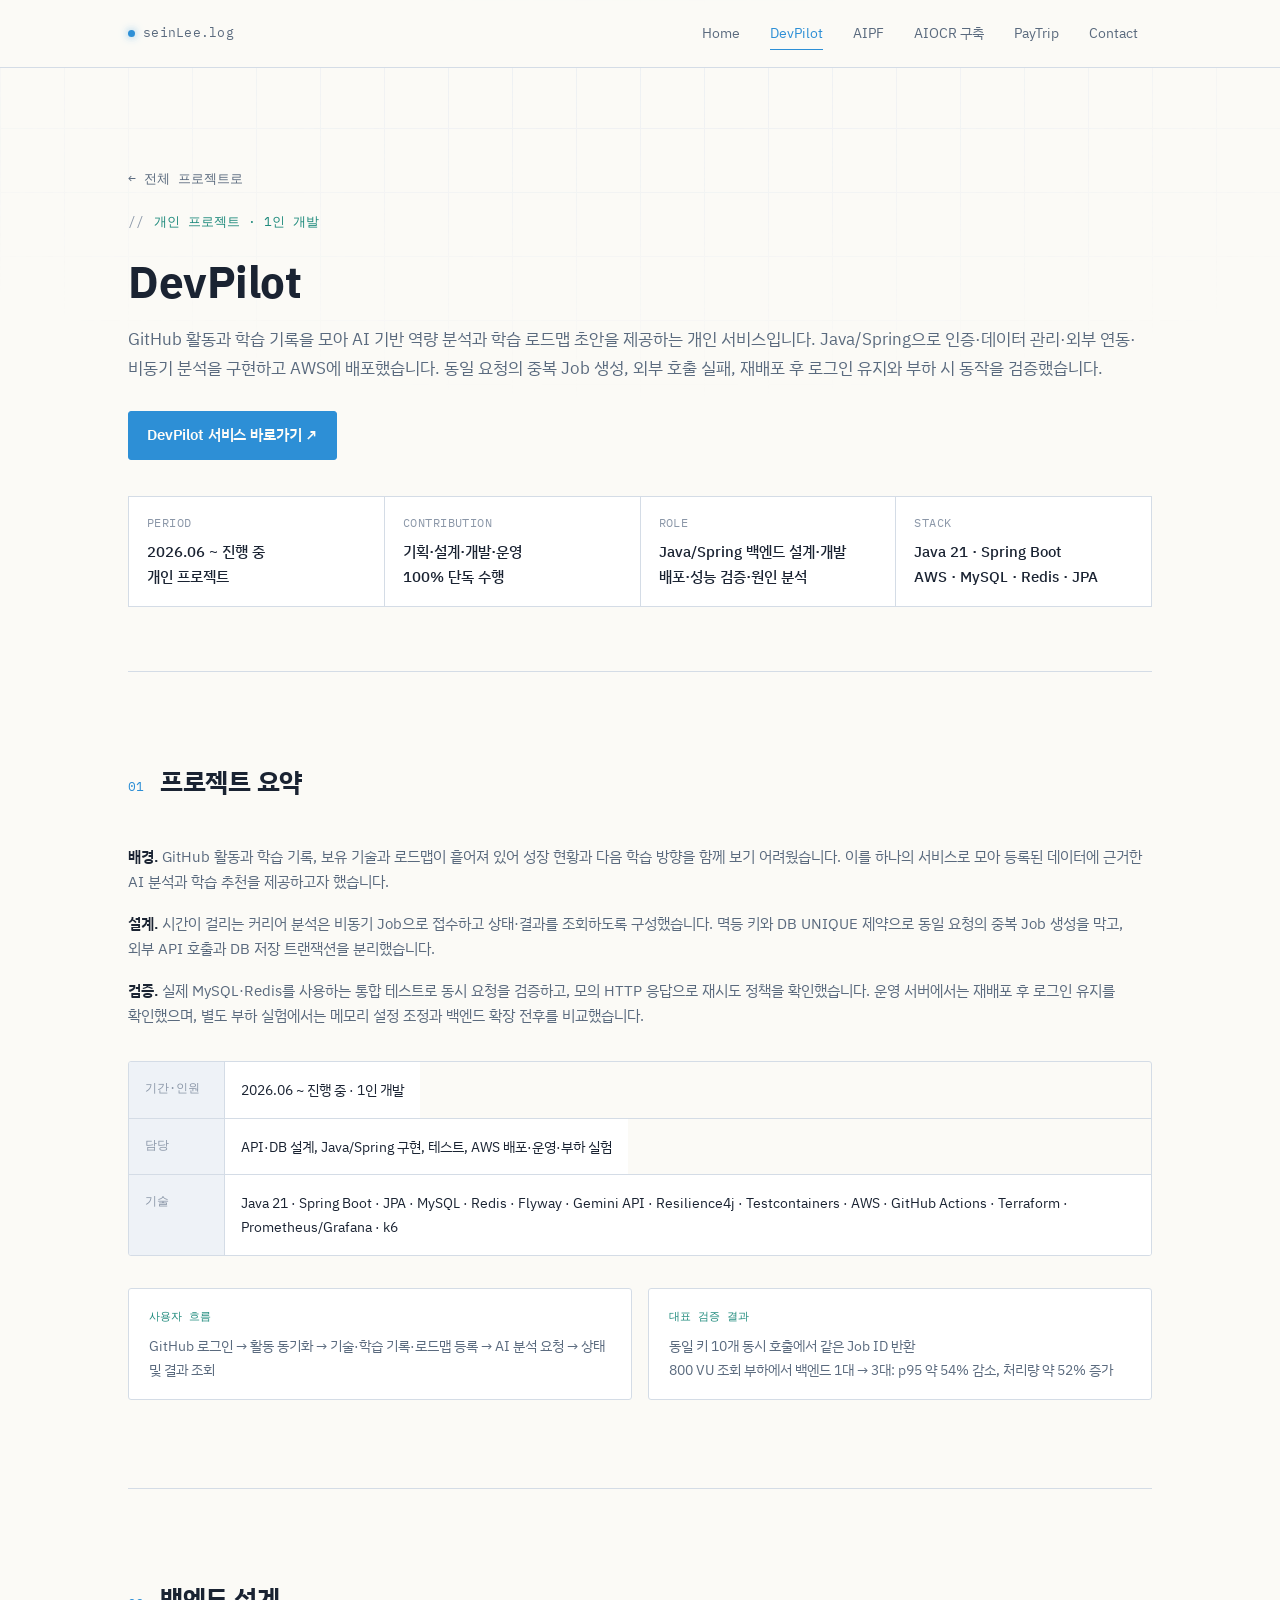
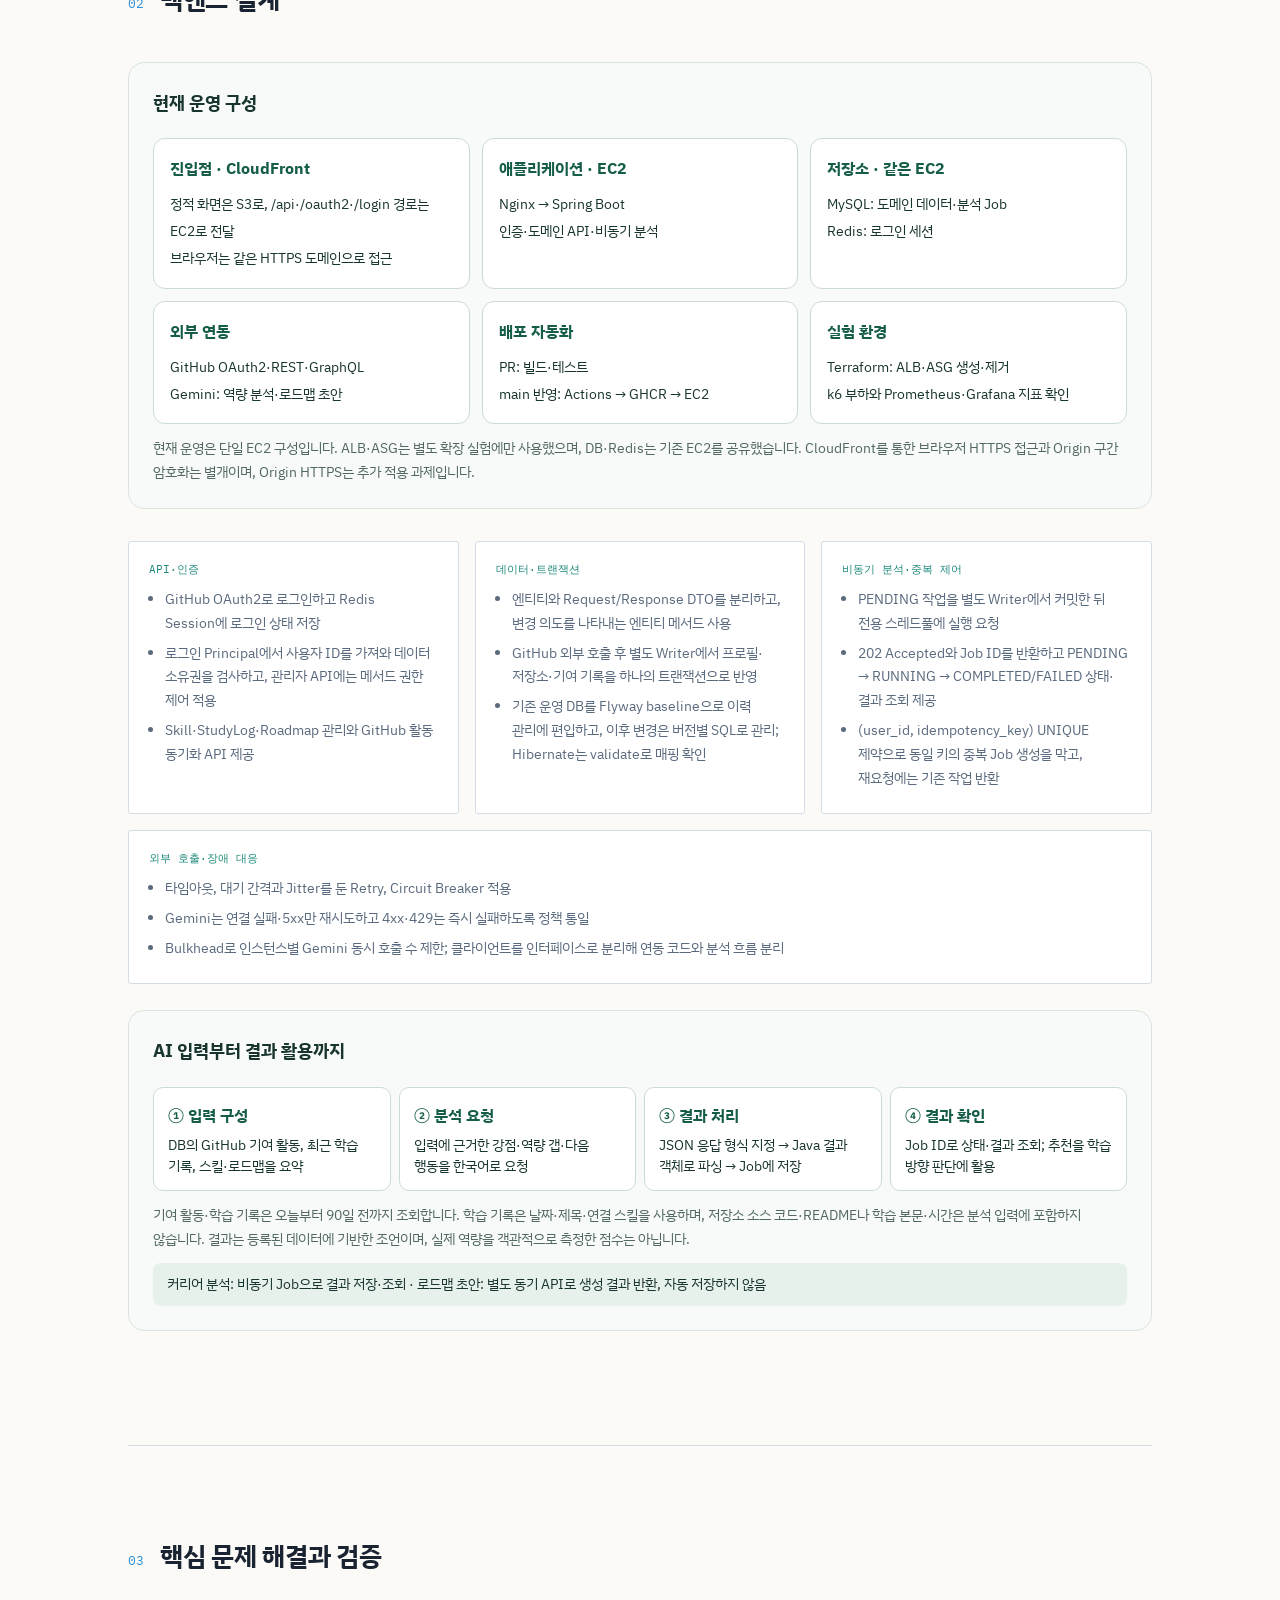
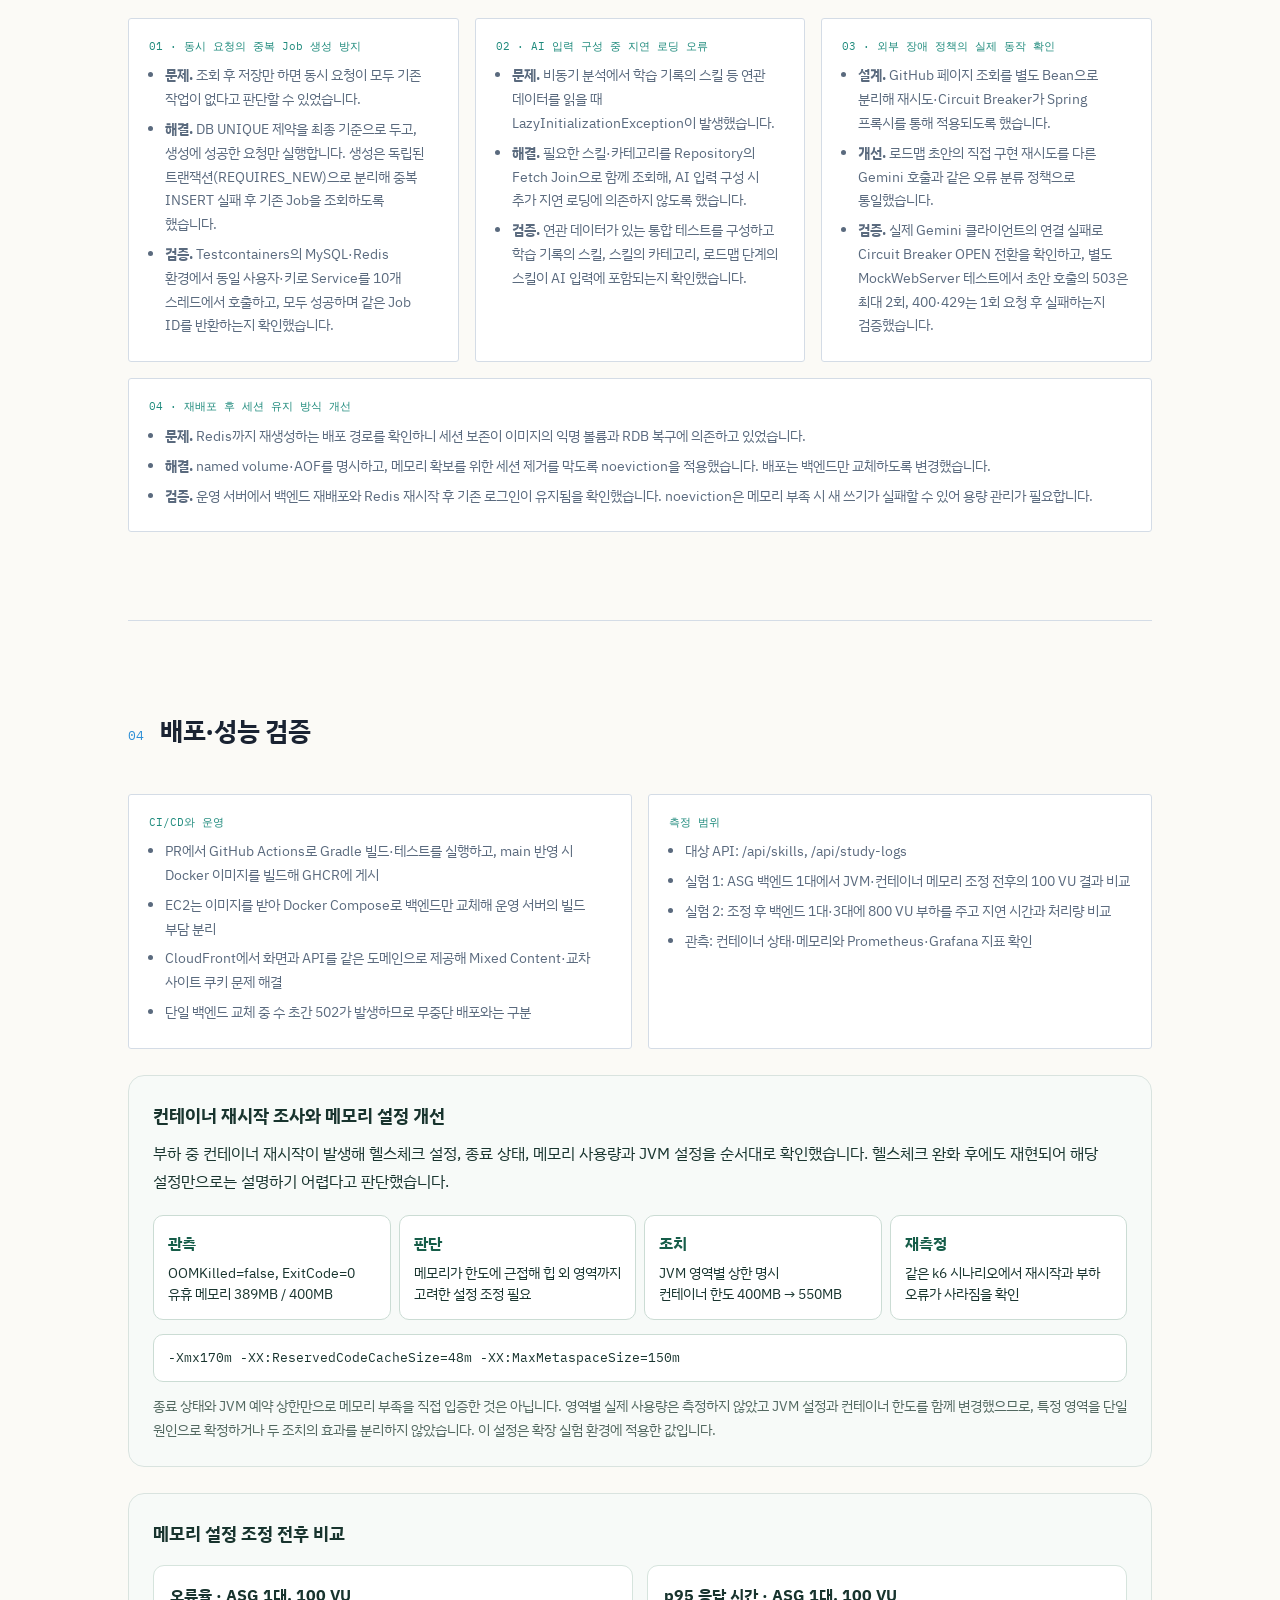
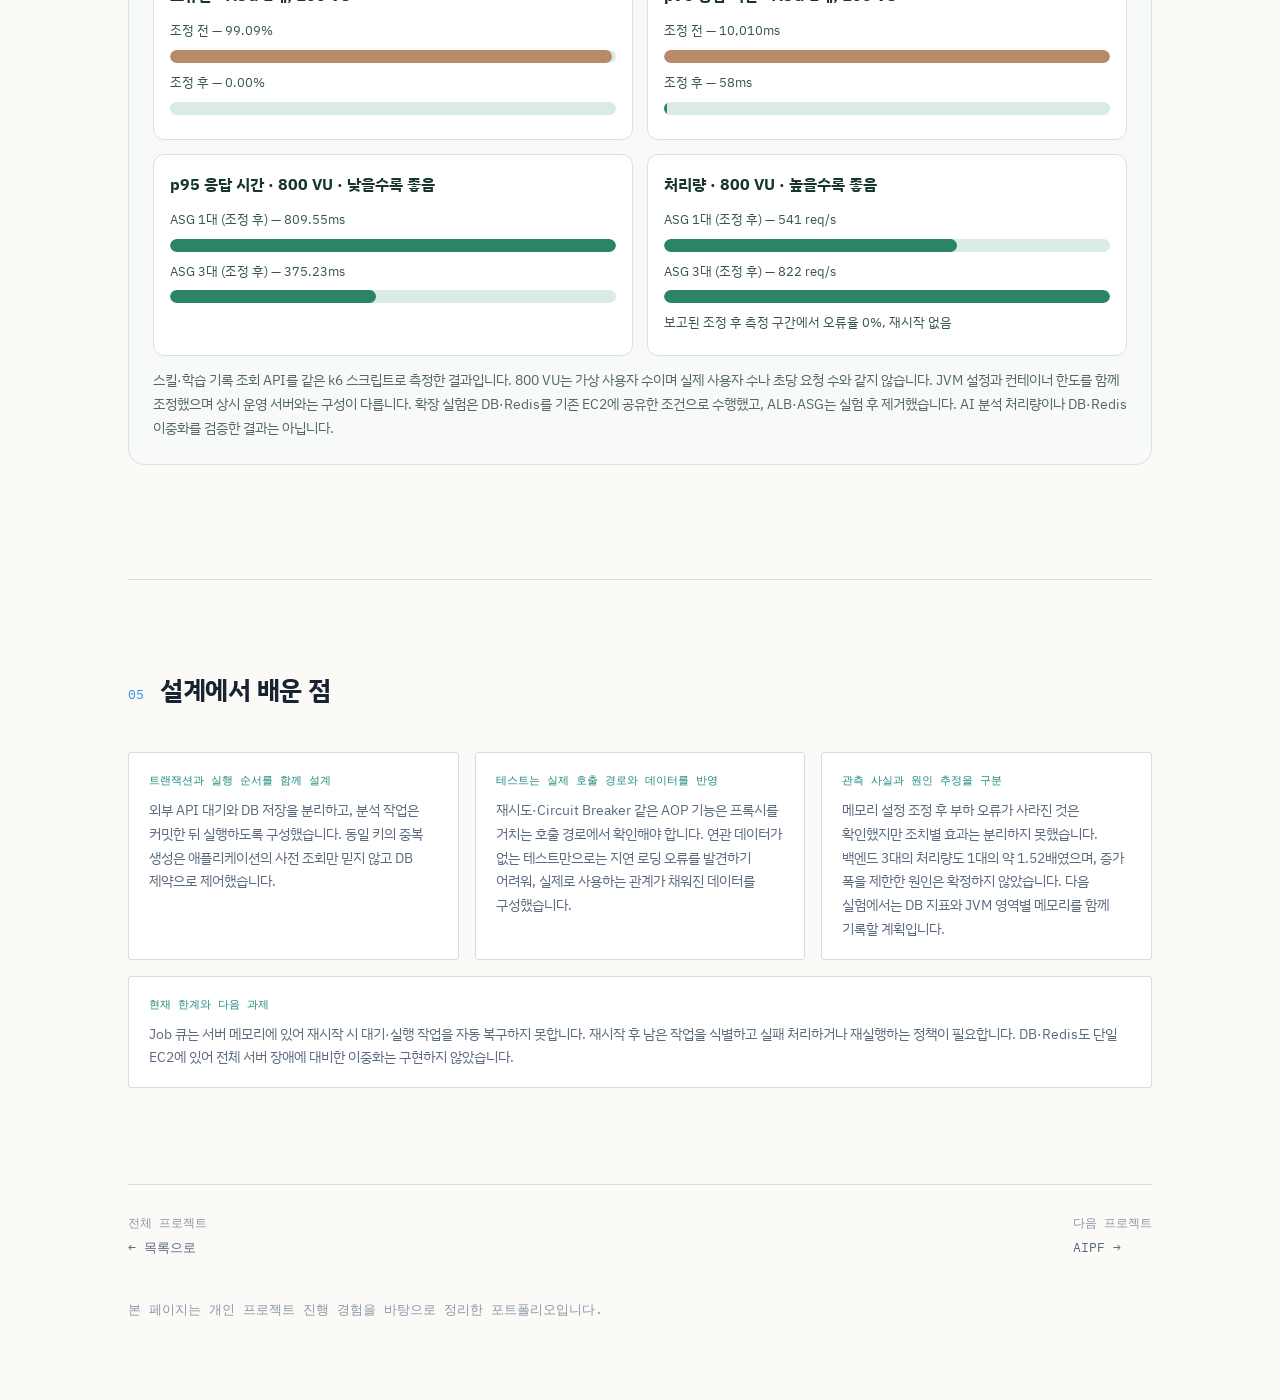
<file: project-devpilot.html>
<!DOCTYPE html>

<html lang="ko">
<head>
<meta charset="utf-8"/>
<meta content="width=device-width, initial-scale=1.0" name="viewport"/>
<title>DevPilot — Java/Spring 비동기 분석 서비스 · 포트폴리오</title>
<link href="https://fonts.googleapis.com" rel="preconnect"/>
<link crossorigin="" href="https://fonts.gstatic.com" rel="preconnect"/>
<link href="https://fonts.googleapis.com/css2?family=IBM+Plex+Sans+KR:wght@400;500;600;700&amp;family=IBM+Plex+Mono:wght@400;500;600&amp;display=swap" rel="stylesheet"/>
<link href="css/style.css" rel="stylesheet"/>
<style>
.dp-visual{border:1px solid #d9e3df;border-radius:16px;padding:24px;margin:26px 0;background:#f7faf8;color:#18342e}
.dp-visual h3{margin:0 0 8px;font-size:1.15rem}.dp-caption{font-size:.86rem;color:#526860;margin:12px 0 0;line-height:1.65}
.dp-grid{display:grid;grid-template-columns:repeat(3,minmax(0,1fr));gap:12px;margin-top:20px}
.dp-node{border:1px solid #cbdcd4;background:#fff;border-radius:12px;padding:16px;min-height:92px}
.dp-node strong{display:block;color:#165d49;margin-bottom:8px}.dp-node span{font-size:.9rem;line-height:1.55}
.dp-arrow{color:#388b6f;font-weight:700}.dp-flow{display:flex;align-items:stretch;gap:8px;flex-wrap:wrap;margin-top:20px}
.dp-step{flex:1 1 150px;border:1px solid #cbdcd4;background:white;border-radius:10px;padding:14px;min-width:130px}
.dp-step b{display:block;color:#165d49;margin-bottom:6px}.dp-step span{font-size:.86rem;line-height:1.5}
.dp-step.is-rejected{background:#f6f3ef;border-style:dashed}.dp-step.is-rejected b{color:#8a5a3c}
.dp-step.is-root{border-color:#2b8466;box-shadow:inset 0 0 0 1px #2b8466}
.dp-branch{margin-top:12px;font-size:.87rem;background:#e7f1ec;border-radius:8px;padding:10px 14px;line-height:1.6}
.dp-metrics{display:grid;grid-template-columns:repeat(2,minmax(0,1fr));gap:14px;margin-top:16px}
.dp-metric{background:white;border:1px solid #d6e4dd;border-radius:11px;padding:16px}
.dp-metric strong{display:block;margin-bottom:10px}.dp-bar{height:13px;border-radius:12px;background:#d9ebe3;margin:8px 0;overflow:hidden}.dp-bar i{display:block;height:100%;background:#2b8466;border-radius:12px}.dp-bar i.is-before{background:#b88a6a}.dp-metric small{display:block;margin:5px 0;color:#37554a}
.dp-code{margin:14px 0 0;background:#fff;border:1px solid #cbdcd4;border-radius:10px;padding:12px 14px;font-family:"IBM Plex Mono",monospace;font-size:.82rem;color:#18342e;overflow-x:auto;white-space:pre}
@media(max-width:700px){.dp-grid,.dp-metrics{grid-template-columns:1fr}.dp-visual{padding:18px}.dp-flow{display:grid}.dp-step{min-width:0}}

.dp-visual p{line-height:1.75}.dp-step span{display:block}.dp-flow .dp-step{overflow-wrap:anywhere}.dp-code{white-space:pre-wrap;overflow-wrap:anywhere}
</style></head>
<body>
<header class="site-header">
<div class="wrap">
<a class="brand" href="index.html"><span class="dot"></span>seinLee.log</a>
<button aria-label="메뉴 열기" class="nav-toggle">Menu</button>
<nav class="site-nav">
<a href="index.html">Home</a>
<a href="project-devpilot.html">DevPilot</a>
<a href="project-aipf.html">AIPF</a>
<a href="project-aiocr.html">AIOCR 구축</a>
<a href="project-paytrip.html">PayTrip</a>
<a href="index.html#contact">Contact</a>
</nav>
</div>
</header>
<div class="layout-with-toc">
<div class="page">
<header class="hero">
<a class="back-link" href="index.html#projects">← 전체 프로젝트로</a>
<div class="eyebrow">개인 프로젝트 · 1인 개발</div>
<h1 class="title">DevPilot</h1>
<p class="lede">GitHub 활동과 학습 기록을 모아 AI 기반 역량 분석과 학습 로드맵 초안을 제공하는 개인 서비스입니다. Java/Spring으로 인증·데이터 관리·외부 연동·비동기 분석을 구현하고 AWS에 배포했습니다. 동일 요청의 중복 Job 생성, 외부 호출 실패, 재배포 후 로그인 유지와 부하 시 동작을 검증했습니다.</p>
<div class="hero-cta">
<a href="https://d1ll4f9lg8cczv.cloudfront.net/" rel="noopener" target="_blank">DevPilot 서비스 바로가기 ↗</a>
</div>
<div class="metarow">
<div class="metacell"><div class="k">PERIOD</div><div class="v">2026.06 ~ 진행 중<br/>개인 프로젝트</div></div>
<div class="metacell"><div class="k">CONTRIBUTION</div><div class="v">기획·설계·개발·운영<br/>100% 단독 수행</div></div>
<div class="metacell"><div class="k">ROLE</div><div class="v">Java/Spring 백엔드 설계·개발<br/>배포·성능 검증·원인 분석</div></div>
<div class="metacell"><div class="k">STACK</div><div class="v">Java 21 · Spring Boot<br/>AWS · MySQL · Redis · JPA</div></div>
</div>
</header>
<!-- 01 프로젝트 요약 -->
<section id="summary"><div class="sec-head"><span class="sec-num">01</span><h2 class="sec-title">프로젝트 요약</h2></div><div class="summary-stack"><div class="summary-bg"><p><strong>배경.</strong> GitHub 활동과 학습 기록, 보유 기술과 로드맵이 흩어져 있어 성장 현황과 다음 학습 방향을 함께 보기 어려웠습니다. 이를 하나의 서비스로 모아 등록된 데이터에 근거한 AI 분석과 학습 추천을 제공하고자 했습니다.</p><p><strong>설계.</strong> 시간이 걸리는 커리어 분석은 비동기 Job으로 접수하고 상태·결과를 조회하도록 구성했습니다. 멱등 키와 DB UNIQUE 제약으로 동일 요청의 중복 Job 생성을 막고, 외부 API 호출과 DB 저장 트랜잭션을 분리했습니다.</p><p><strong>검증.</strong> 실제 MySQL·Redis를 사용하는 통합 테스트로 동시 요청을 검증하고, 모의 HTTP 응답으로 재시도 정책을 확인했습니다. 운영 서버에서는 재배포 후 로그인 유지를 확인했으며, 별도 부하 실험에서는 메모리 설정 조정과 백엔드 확장 전후를 비교했습니다.</p></div><div class="infopanel"><div class="inforow"><div class="label">기간·인원</div><div class="value">2026.06 ~ 진행 중 · 1인 개발</div></div><div class="inforow"><div class="label">담당</div><div class="value">API·DB 설계, Java/Spring 구현, 테스트, AWS 배포·운영·부하 실험</div></div><div class="inforow"><div class="label">기술</div><div class="value">Java 21 · Spring Boot · JPA · MySQL · Redis · Flyway · Gemini API · Resilience4j · Testcontainers · AWS · GitHub Actions · Terraform · Prometheus/Grafana · k6</div></div></div></div><div class="principles"><div class="principle"><div class="p-label">사용자 흐름</div><p>GitHub 로그인 → 활동 동기화 → 기술·학습 기록·로드맵 등록 → AI 분석 요청 → 상태 및 결과 조회</p></div><div class="principle"><div class="p-label">대표 검증 결과</div><p>동일 키 10개 동시 호출에서 같은 Job ID 반환<br/>800 VU 조회 부하에서 백엔드 1대 → 3대: p95 약 54% 감소, 처리량 약 52% 증가</p></div></div></section>
<!-- 02 프로젝트 구조 -->
<section id="architecture"><div class="sec-head"><span class="sec-num">02</span><h2 class="sec-title">백엔드 설계</h2></div><div class="dp-visual"><h3>현재 운영 구성</h3><div class="dp-grid"><div class="dp-node"><strong>진입점 · CloudFront</strong><span>정적 화면은 S3로, /api·/oauth2·/login 경로는 EC2로 전달<br/>브라우저는 같은 HTTPS 도메인으로 접근</span></div><div class="dp-node"><strong>애플리케이션 · EC2</strong><span>Nginx → Spring Boot<br/>인증·도메인 API·비동기 분석</span></div><div class="dp-node"><strong>저장소 · 같은 EC2</strong><span>MySQL: 도메인 데이터·분석 Job<br/>Redis: 로그인 세션</span></div><div class="dp-node"><strong>외부 연동</strong><span>GitHub OAuth2·REST·GraphQL<br/>Gemini: 역량 분석·로드맵 초안</span></div><div class="dp-node"><strong>배포 자동화</strong><span>PR: 빌드·테스트<br/>main 반영: Actions → GHCR → EC2</span></div><div class="dp-node"><strong>실험 환경</strong><span>Terraform: ALB·ASG 생성·제거<br/>k6 부하와 Prometheus·Grafana 지표 확인</span></div></div><p class="dp-caption">현재 운영은 단일 EC2 구성입니다. ALB·ASG는 별도 확장 실험에만 사용했으며, DB·Redis는 기존 EC2를 공유했습니다. CloudFront를 통한 브라우저 HTTPS 접근과 Origin 구간 암호화는 별개이며, Origin HTTPS는 추가 적용 과제입니다.</p></div><div class="principles"><div class="principle"><div class="p-label">API·인증</div><ul><li>GitHub OAuth2로 로그인하고 Redis Session에 로그인 상태 저장</li><li>로그인 Principal에서 사용자 ID를 가져와 데이터 소유권을 검사하고, 관리자 API에는 메서드 권한 제어 적용</li><li>Skill·StudyLog·Roadmap 관리와 GitHub 활동 동기화 API 제공</li></ul></div><div class="principle"><div class="p-label">데이터·트랜잭션</div><ul><li>엔티티와 Request/Response DTO를 분리하고, 변경 의도를 나타내는 엔티티 메서드 사용</li><li>GitHub 외부 호출 후 별도 Writer에서 프로필·저장소·기여 기록을 하나의 트랜잭션으로 반영</li><li>기존 운영 DB를 Flyway baseline으로 이력 관리에 편입하고, 이후 변경은 버전별 SQL로 관리; Hibernate는 validate로 매핑 확인</li></ul></div><div class="principle"><div class="p-label">비동기 분석·중복 제어</div><ul><li>PENDING 작업을 별도 Writer에서 커밋한 뒤 전용 스레드풀에 실행 요청</li><li>202 Accepted와 Job ID를 반환하고 PENDING → RUNNING → COMPLETED/FAILED 상태·결과 조회 제공</li><li>(user_id, idempotency_key) UNIQUE 제약으로 동일 키의 중복 Job 생성을 막고, 재요청에는 기존 작업 반환</li></ul></div><div class="principle"><div class="p-label">외부 호출·장애 대응</div><ul><li>타임아웃, 대기 간격과 Jitter를 둔 Retry, Circuit Breaker 적용</li><li>Gemini는 연결 실패·5xx만 재시도하고 4xx·429는 즉시 실패하도록 정책 통일</li><li>Bulkhead로 인스턴스별 Gemini 동시 호출 수 제한; 클라이언트를 인터페이스로 분리해 연동 코드와 분석 흐름 분리</li></ul></div></div><div class="dp-visual"><h3>AI 입력부터 결과 활용까지</h3><div class="dp-flow"><div class="dp-step"><b>① 입력 구성</b><span>DB의 GitHub 기여 활동, 최근 학습 기록, 스킬·로드맵을 요약</span></div><div class="dp-step"><b>② 분석 요청</b><span>입력에 근거한 강점·역량 갭·다음 행동을 한국어로 요청</span></div><div class="dp-step"><b>③ 결과 처리</b><span>JSON 응답 형식 지정 → Java 결과 객체로 파싱 → Job에 저장</span></div><div class="dp-step"><b>④ 결과 확인</b><span>Job ID로 상태·결과 조회; 추천을 학습 방향 판단에 활용</span></div></div><p class="dp-caption">기여 활동·학습 기록은 오늘부터 90일 전까지 조회합니다. 학습 기록은 날짜·제목·연결 스킬을 사용하며, 저장소 소스 코드·README나 학습 본문·시간은 분석 입력에 포함하지 않습니다. 결과는 등록된 데이터에 기반한 조언이며, 실제 역량을 객관적으로 측정한 점수는 아닙니다.</p><div class="dp-branch">커리어 분석: 비동기 Job으로 결과 저장·조회 · 로드맵 초안: 별도 동기 API로 생성 결과 반환, 자동 저장하지 않음</div></div></section>
<section id="troubleshooting"><div class="sec-head"><span class="sec-num">03</span><h2 class="sec-title">핵심 문제 해결과 검증</h2></div><div class="principles"><div class="principle"><div class="p-label">01 · 동시 요청의 중복 Job 생성 방지</div><ul><li><b>문제.</b> 조회 후 저장만 하면 동시 요청이 모두 기존 작업이 없다고 판단할 수 있었습니다.</li><li><b>해결.</b> DB UNIQUE 제약을 최종 기준으로 두고, 생성에 성공한 요청만 실행합니다. 생성은 독립된 트랜잭션(REQUIRES_NEW)으로 분리해 중복 INSERT 실패 후 기존 Job을 조회하도록 했습니다.</li><li><b>검증.</b> Testcontainers의 MySQL·Redis 환경에서 동일 사용자·키로 Service를 10개 스레드에서 호출하고, 모두 성공하며 같은 Job ID를 반환하는지 확인했습니다.</li></ul></div><div class="principle"><div class="p-label">02 · AI 입력 구성 중 지연 로딩 오류</div><ul><li><b>문제.</b> 비동기 분석에서 학습 기록의 스킬 등 연관 데이터를 읽을 때 LazyInitializationException이 발생했습니다.</li><li><b>해결.</b> 필요한 스킬·카테고리를 Repository의 Fetch Join으로 함께 조회해, AI 입력 구성 시 추가 지연 로딩에 의존하지 않도록 했습니다.</li><li><b>검증.</b> 연관 데이터가 있는 통합 테스트를 구성하고 학습 기록의 스킬, 스킬의 카테고리, 로드맵 단계의 스킬이 AI 입력에 포함되는지 확인했습니다.</li></ul></div><div class="principle"><div class="p-label">03 · 외부 장애 정책의 실제 동작 확인</div><ul><li><b>설계.</b> GitHub 페이지 조회를 별도 Bean으로 분리해 재시도·Circuit Breaker가 Spring 프록시를 통해 적용되도록 했습니다.</li><li><b>개선.</b> 로드맵 초안의 직접 구현 재시도를 다른 Gemini 호출과 같은 오류 분류 정책으로 통일했습니다.</li><li><b>검증.</b> 실제 Gemini 클라이언트의 연결 실패로 Circuit Breaker OPEN 전환을 확인하고, 별도 MockWebServer 테스트에서 초안 호출의 503은 최대 2회, 400·429는 1회 요청 후 실패하는지 검증했습니다.</li></ul></div><div class="principle"><div class="p-label">04 · 재배포 후 세션 유지 방식 개선</div><ul><li><b>문제.</b> Redis까지 재생성하는 배포 경로를 확인하니 세션 보존이 이미지의 익명 볼륨과 RDB 복구에 의존하고 있었습니다.</li><li><b>해결.</b> named volume·AOF를 명시하고, 메모리 확보를 위한 세션 제거를 막도록 noeviction을 적용했습니다. 배포는 백엔드만 교체하도록 변경했습니다.</li><li><b>검증.</b> 운영 서버에서 백엔드 재배포와 Redis 재시작 후 기존 로그인이 유지됨을 확인했습니다. noeviction은 메모리 부족 시 새 쓰기가 실패할 수 있어 용량 관리가 필요합니다.</li></ul></div></div></section>
<section id="achievements"><div class="sec-head"><span class="sec-num">04</span><h2 class="sec-title">배포·성능 검증</h2></div><div class="principles"><div class="principle"><div class="p-label">CI/CD와 운영</div><ul><li>PR에서 GitHub Actions로 Gradle 빌드·테스트를 실행하고, main 반영 시 Docker 이미지를 빌드해 GHCR에 게시</li><li>EC2는 이미지를 받아 Docker Compose로 백엔드만 교체해 운영 서버의 빌드 부담 분리</li><li>CloudFront에서 화면과 API를 같은 도메인으로 제공해 Mixed Content·교차 사이트 쿠키 문제 해결</li><li>단일 백엔드 교체 중 수 초간 502가 발생하므로 무중단 배포와는 구분</li></ul></div><div class="principle"><div class="p-label">측정 범위</div><ul><li>대상 API: /api/skills, /api/study-logs</li><li>실험 1: ASG 백엔드 1대에서 JVM·컨테이너 메모리 조정 전후의 100 VU 결과 비교</li><li>실험 2: 조정 후 백엔드 1대·3대에 800 VU 부하를 주고 지연 시간과 처리량 비교</li><li>관측: 컨테이너 상태·메모리와 Prometheus·Grafana 지표 확인</li></ul></div></div><div class="dp-visual"><h3>컨테이너 재시작 조사와 메모리 설정 개선</h3><p>부하 중 컨테이너 재시작이 발생해 헬스체크 설정, 종료 상태, 메모리 사용량과 JVM 설정을 순서대로 확인했습니다. 헬스체크 완화 후에도 재현되어 해당 설정만으로는 설명하기 어렵다고 판단했습니다.</p><div class="dp-flow"><div class="dp-step"><b>관측</b><span>OOMKilled=false, ExitCode=0<br/>유휴 메모리 389MB / 400MB</span></div><div class="dp-step"><b>판단</b><span>메모리가 한도에 근접해 힙 외 영역까지 고려한 설정 조정 필요</span></div><div class="dp-step"><b>조치</b><span>JVM 영역별 상한 명시<br/>컨테이너 한도 400MB → 550MB</span></div><div class="dp-step"><b>재측정</b><span>같은 k6 시나리오에서 재시작과 부하 오류가 사라짐을 확인</span></div></div><div class="dp-code">-Xmx170m -XX:ReservedCodeCacheSize=48m -XX:MaxMetaspaceSize=150m</div><p class="dp-caption">종료 상태와 JVM 예약 상한만으로 메모리 부족을 직접 입증한 것은 아닙니다. 영역별 실제 사용량은 측정하지 않았고 JVM 설정과 컨테이너 한도를 함께 변경했으므로, 특정 영역을 단일 원인으로 확정하거나 두 조치의 효과를 분리하지 않았습니다. 이 설정은 확장 실험 환경에 적용한 값입니다.</p></div><div class="dp-visual"><h3>메모리 설정 조정 전후 비교</h3><div class="dp-metrics"><div class="dp-metric"><strong>오류율 · ASG 1대, 100 VU</strong><small>조정 전 — 99.09%</small><div class="dp-bar"><i class="is-before" style="width:99.09%"></i></div><small>조정 후 — 0.00%</small><div class="dp-bar"><i style="width:0%"></i></div></div><div class="dp-metric"><strong>p95 응답 시간 · ASG 1대, 100 VU</strong><small>조정 전 — 10,010ms</small><div class="dp-bar"><i class="is-before" style="width:100%"></i></div><small>조정 후 — 58ms</small><div class="dp-bar"><i style="width:0.6%"></i></div></div><div class="dp-metric"><strong>p95 응답 시간 · 800 VU · 낮을수록 좋음</strong><small>ASG 1대 (조정 후) — 809.55ms</small><div class="dp-bar"><i style="width:100%"></i></div><small>ASG 3대 (조정 후) — 375.23ms</small><div class="dp-bar"><i style="width:46.3%"></i></div></div><div class="dp-metric"><strong>처리량 · 800 VU · 높을수록 좋음</strong><small>ASG 1대 (조정 후) — 541 req/s</small><div class="dp-bar"><i style="width:65.8%"></i></div><small>ASG 3대 (조정 후) — 822 req/s</small><div class="dp-bar"><i style="width:100%"></i></div><small>보고된 조정 후 측정 구간에서 오류율 0%, 재시작 없음</small></div></div><p class="dp-caption">스킬·학습 기록 조회 API를 같은 k6 스크립트로 측정한 결과입니다. 800 VU는 가상 사용자 수이며 실제 사용자 수나 초당 요청 수와 같지 않습니다. JVM 설정과 컨테이너 한도를 함께 조정했으며 상시 운영 서버와는 구성이 다릅니다. 확장 실험은 DB·Redis를 기존 EC2에 공유한 조건으로 수행했고, ALB·ASG는 실험 후 제거했습니다. AI 분석 처리량이나 DB·Redis 이중화를 검증한 결과는 아닙니다.</p></div></section>
<!-- 05 회고 -->
<section id="retrospective"><div class="sec-head"><span class="sec-num">05</span><h2 class="sec-title">설계에서 배운 점</h2></div><div class="principles"><div class="principle"><div class="p-label">트랜잭션과 실행 순서를 함께 설계</div><p>외부 API 대기와 DB 저장을 분리하고, 분석 작업은 커밋한 뒤 실행하도록 구성했습니다. 동일 키의 중복 생성은 애플리케이션의 사전 조회만 믿지 않고 DB 제약으로 제어했습니다.</p></div><div class="principle"><div class="p-label">테스트는 실제 호출 경로와 데이터를 반영</div><p>재시도·Circuit Breaker 같은 AOP 기능은 프록시를 거치는 호출 경로에서 확인해야 합니다. 연관 데이터가 없는 테스트만으로는 지연 로딩 오류를 발견하기 어려워, 실제로 사용하는 관계가 채워진 데이터를 구성했습니다.</p></div><div class="principle"><div class="p-label">관측 사실과 원인 추정을 구분</div><p>메모리 설정 조정 후 부하 오류가 사라진 것은 확인했지만 조치별 효과는 분리하지 못했습니다. 백엔드 3대의 처리량도 1대의 약 1.52배였으며, 증가 폭을 제한한 원인은 확정하지 않았습니다. 다음 실험에서는 DB 지표와 JVM 영역별 메모리를 함께 기록할 계획입니다.</p></div><div class="principle"><div class="p-label">현재 한계와 다음 과제</div><p>Job 큐는 서버 메모리에 있어 재시작 시 대기·실행 작업을 자동 복구하지 못합니다. 재시작 후 남은 작업을 식별하고 실패 처리하거나 재실행하는 정책이 필요합니다. DB·Redis도 단일 EC2에 있어 전체 서버 장애에 대비한 이중화는 구현하지 않았습니다.</p></div></div></section>
<div class="project-pager">
<a href="index.html#projects"><span class="dir">전체 프로젝트</span>← 목록으로</a>
<a href="project-aipf.html"><span class="dir">다음 프로젝트</span>AIPF →</a>
</div>
<footer class="site-footer">
<p>본 페이지는 개인 프로젝트 진행 경험을 바탕으로 정리한 포트폴리오입니다.</p>
</footer>
</div>
<nav class="page-nav page-nav-side">
<a href="#summary">01 요약</a>
<a href="#architecture">02 백엔드 설계</a>
<a href="#troubleshooting">03 문제 해결</a>
<a href="#achievements">04 검증</a>
<a href="#retrospective">05 회고</a>
</nav>
</div>
<script src="js/main.js"></script>
</body>
</html>
</file>
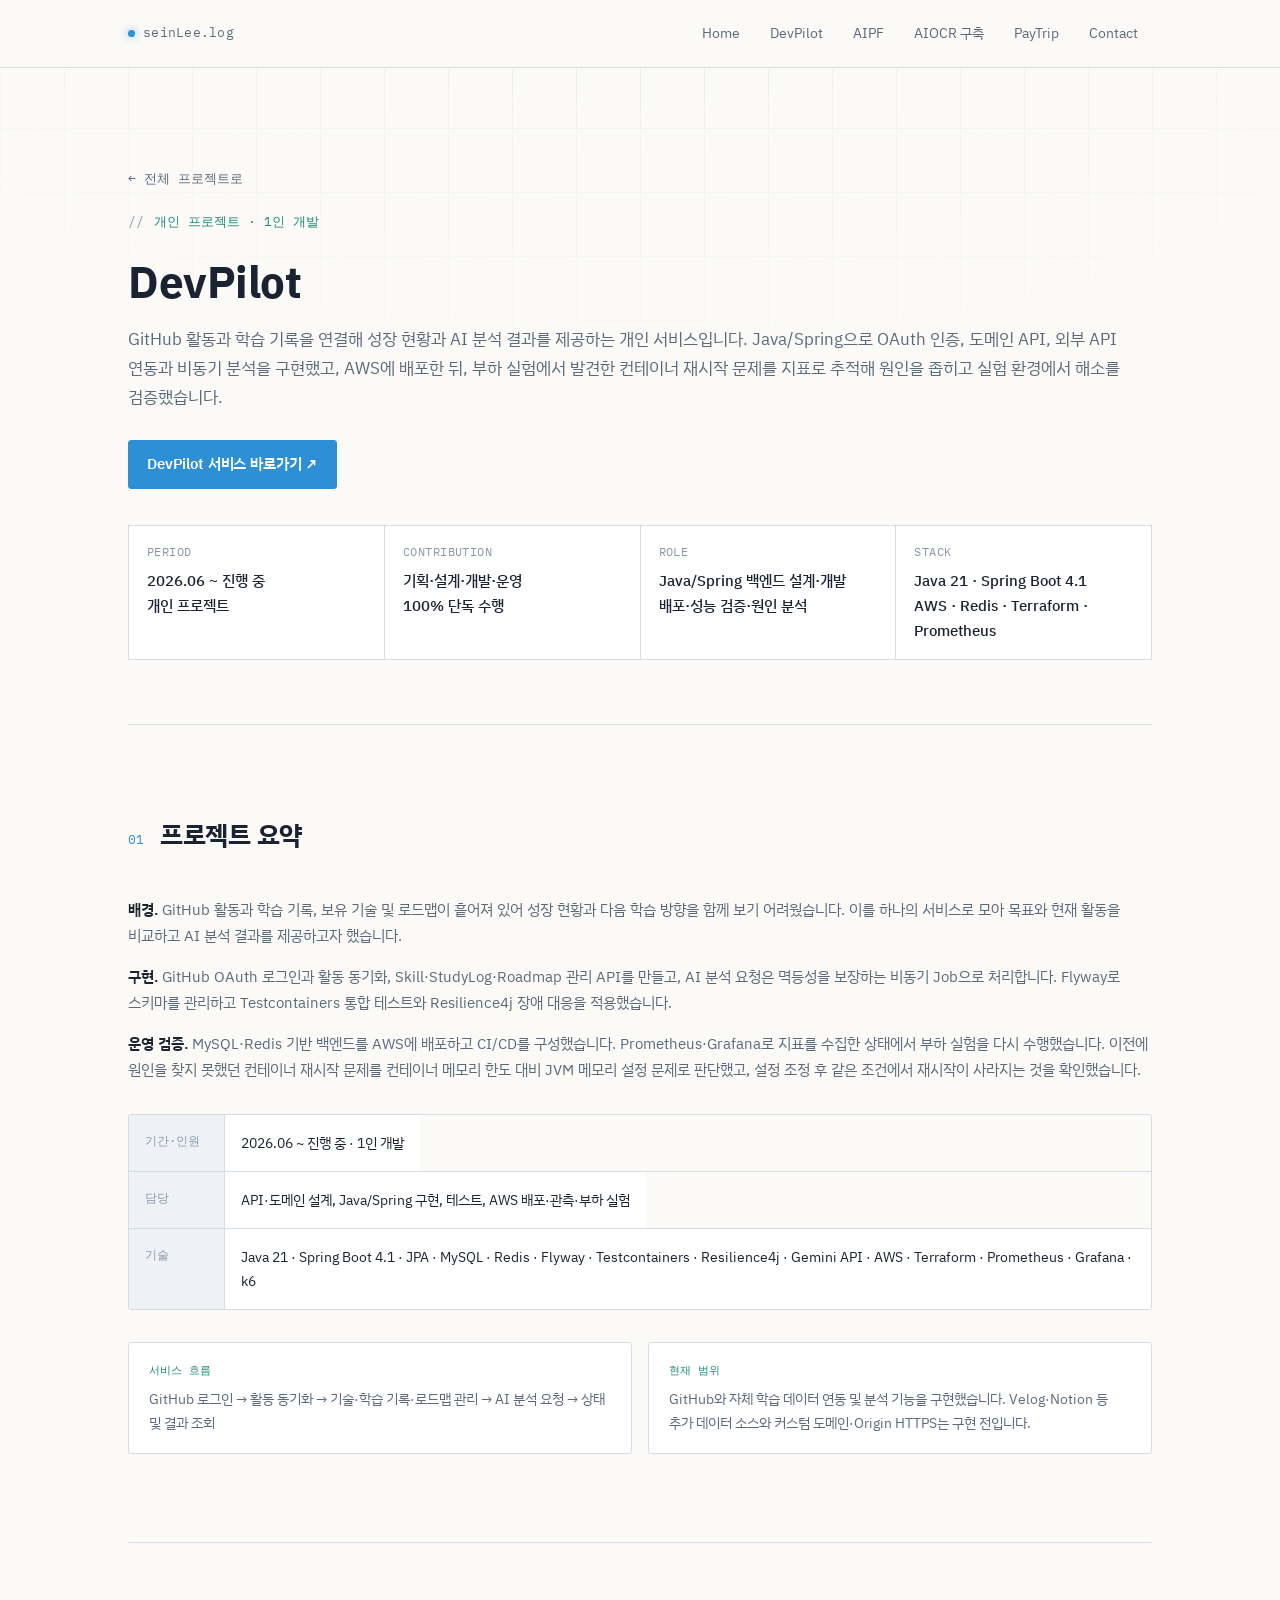
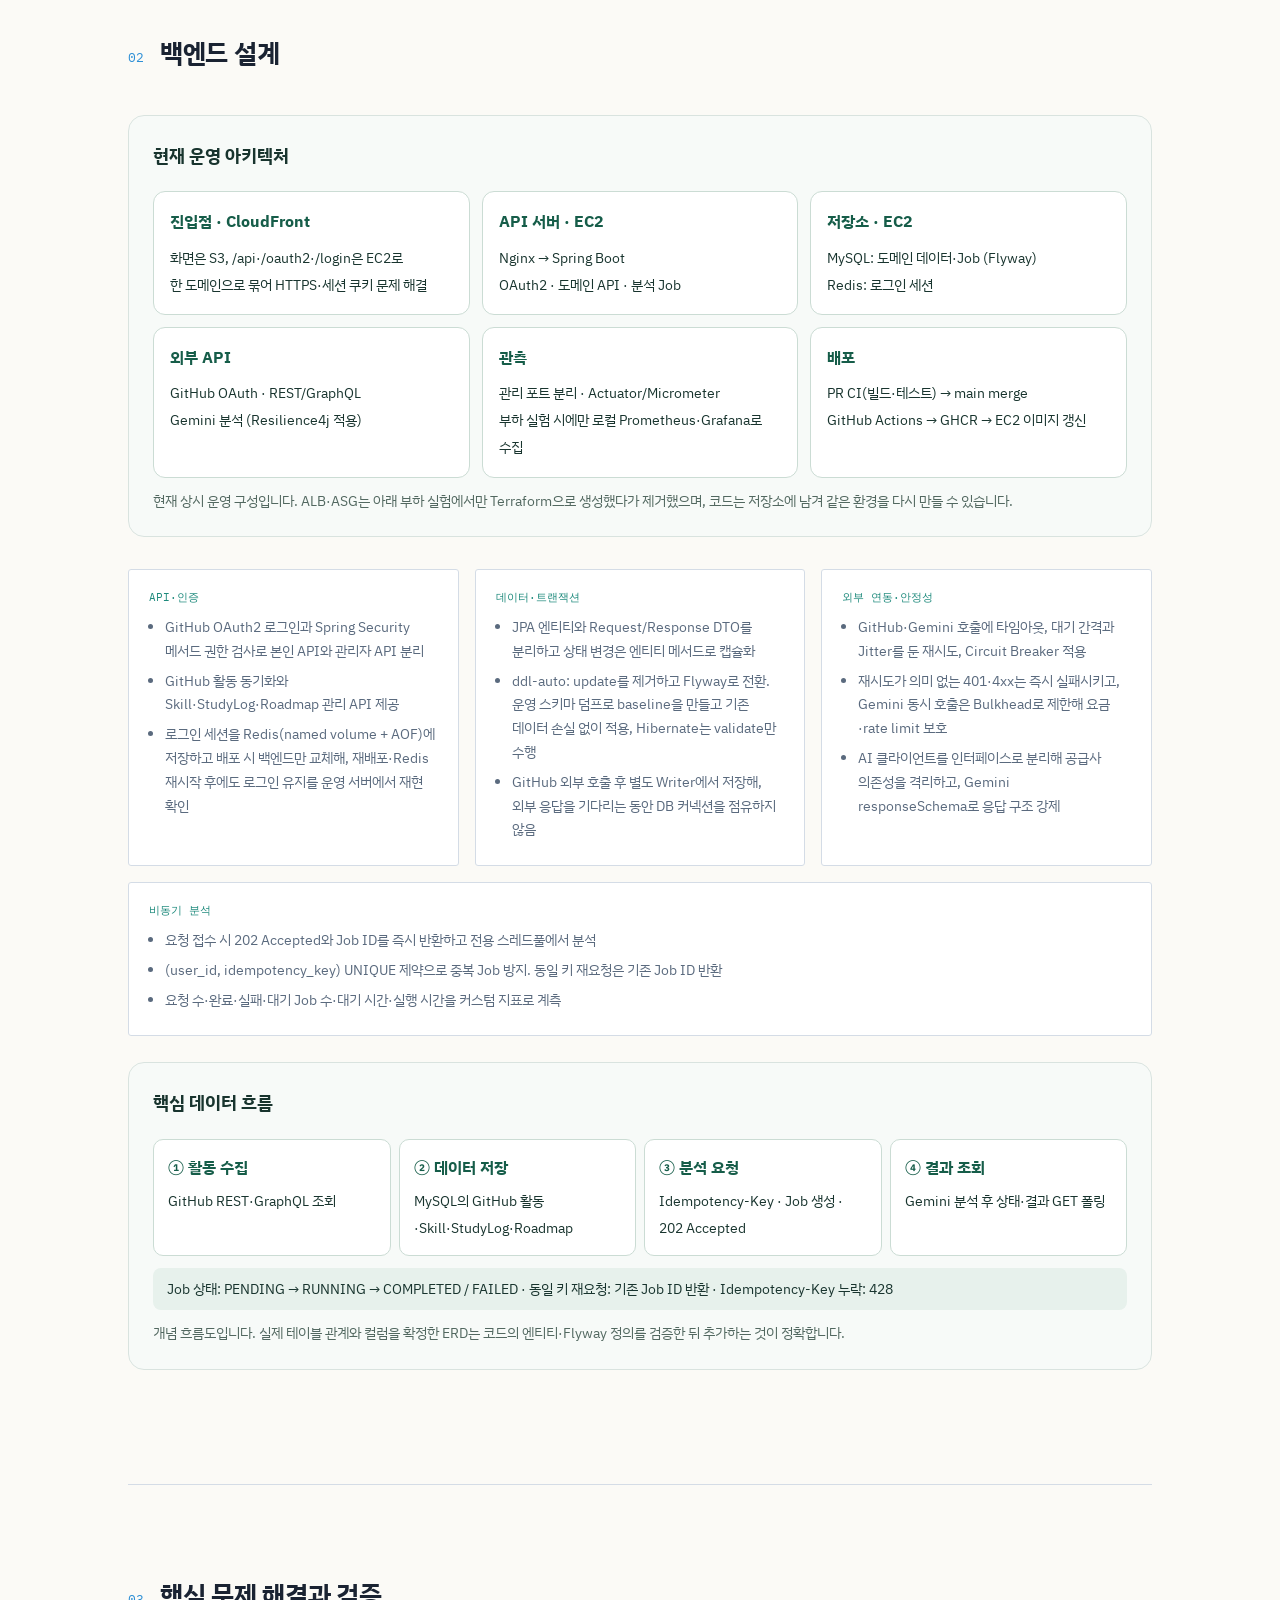
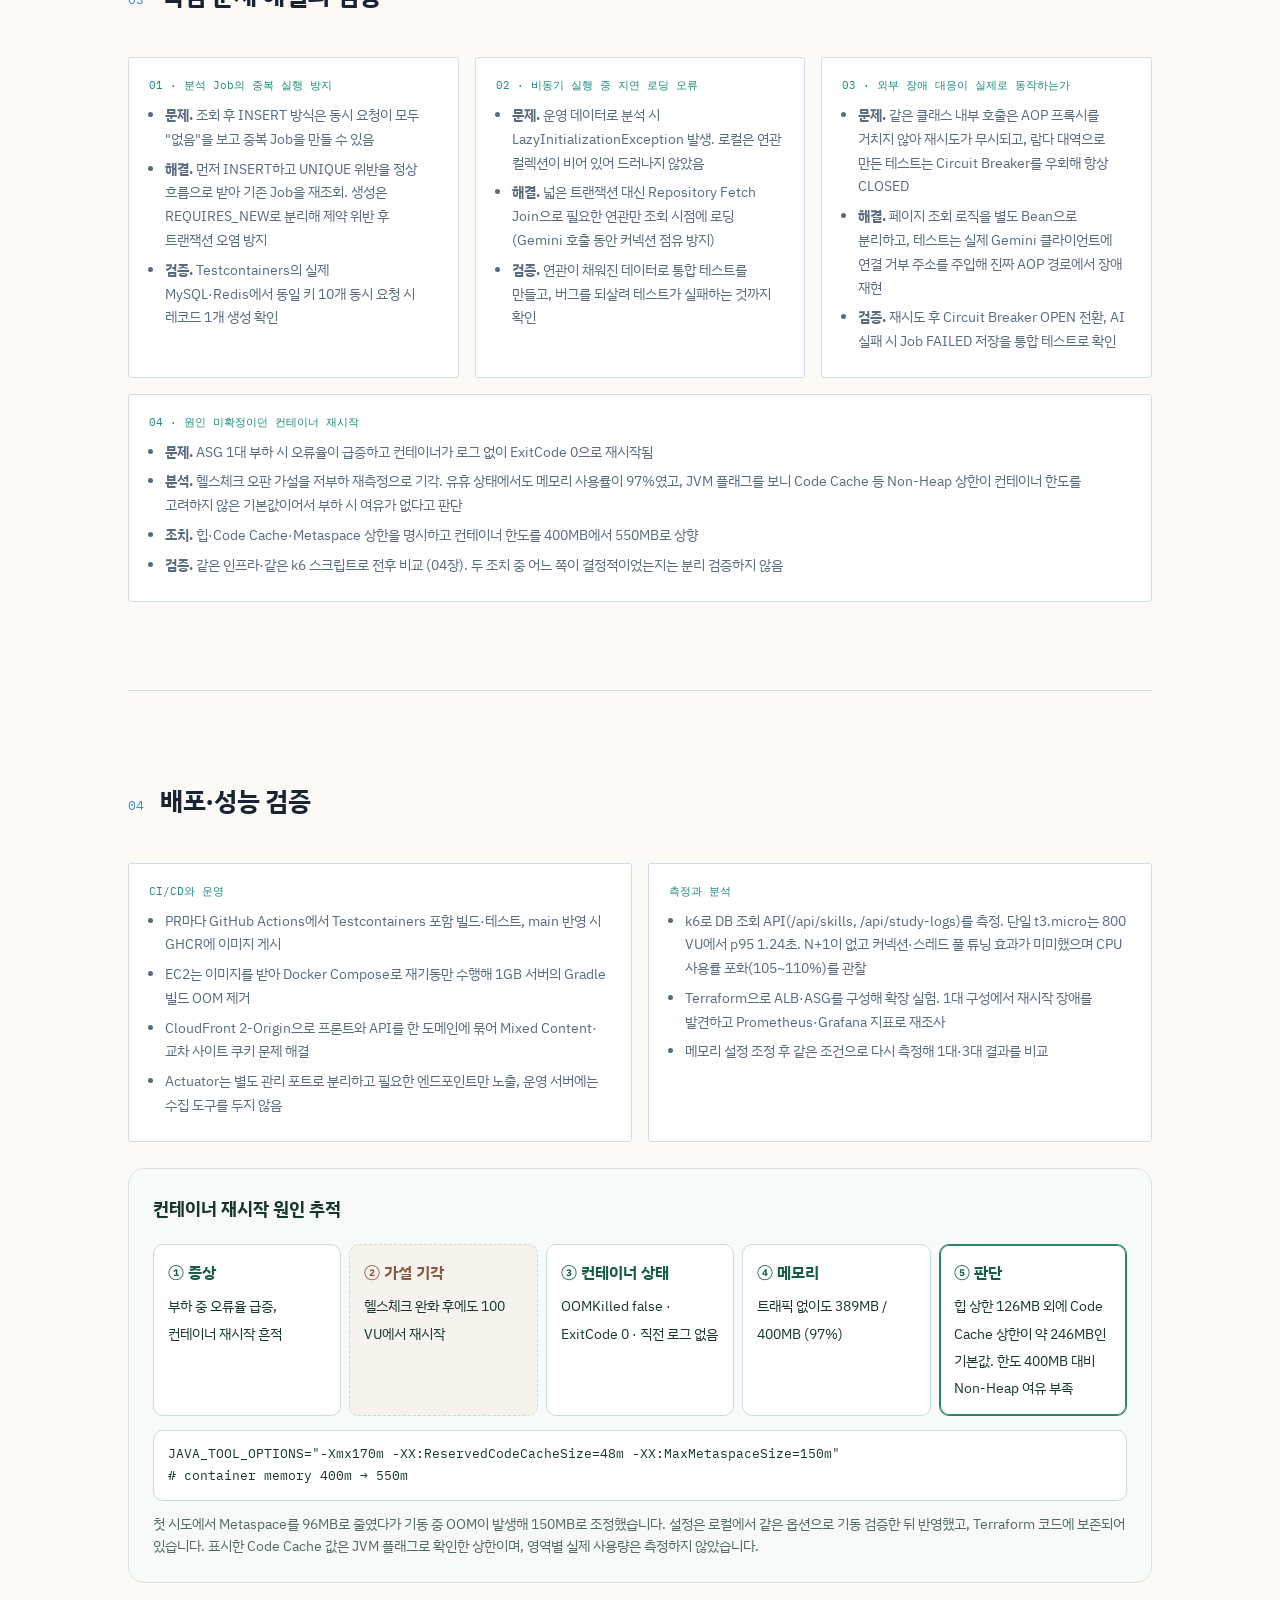
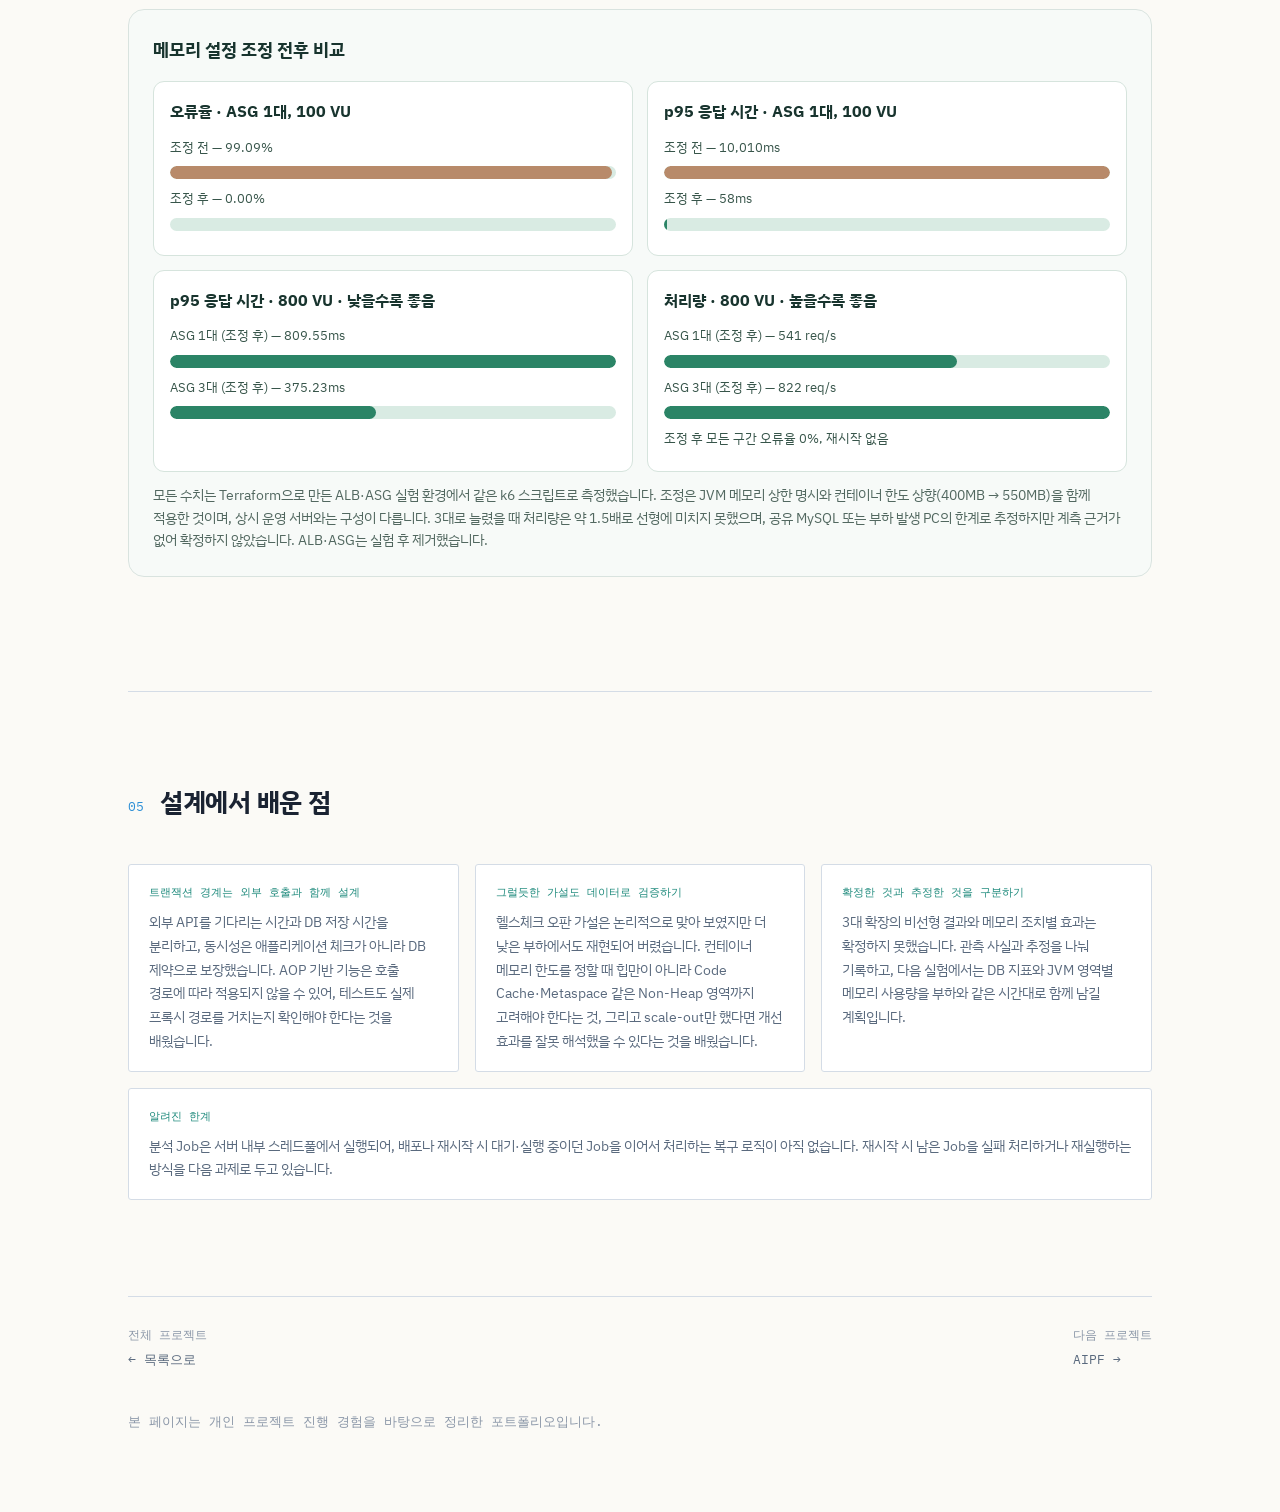
<file: project-devpilot_back.html>
<!DOCTYPE html>

<html lang="ko">
<head>
<meta charset="utf-8"/>
<meta content="width=device-width, initial-scale=1.0" name="viewport"/>
<title>DevPilot — Java/Spring 비동기 분석 서비스 · 포트폴리오</title>
<link href="https://fonts.googleapis.com" rel="preconnect"/>
<link crossorigin="" href="https://fonts.gstatic.com" rel="preconnect"/>
<link href="https://fonts.googleapis.com/css2?family=IBM+Plex+Sans+KR:wght@400;500;600;700&amp;family=IBM+Plex+Mono:wght@400;500;600&amp;display=swap" rel="stylesheet"/>
<link href="css/style.css" rel="stylesheet"/>
<style>
.dp-visual{border:1px solid #d9e3df;border-radius:16px;padding:24px;margin:26px 0;background:#f7faf8;color:#18342e}
.dp-visual h3{margin:0 0 8px;font-size:1.15rem}.dp-caption{font-size:.86rem;color:#526860;margin:12px 0 0;line-height:1.65}
.dp-grid{display:grid;grid-template-columns:repeat(3,minmax(0,1fr));gap:12px;margin-top:20px}
.dp-node{border:1px solid #cbdcd4;background:#fff;border-radius:12px;padding:16px;min-height:92px}
.dp-node strong{display:block;color:#165d49;margin-bottom:8px}.dp-node span{font-size:.9rem;line-height:1.55}
.dp-arrow{color:#388b6f;font-weight:700}.dp-flow{display:flex;align-items:stretch;gap:8px;flex-wrap:wrap;margin-top:20px}
.dp-step{flex:1 1 150px;border:1px solid #cbdcd4;background:white;border-radius:10px;padding:14px;min-width:130px}
.dp-step b{display:block;color:#165d49;margin-bottom:6px}.dp-step span{font-size:.86rem;line-height:1.5}
.dp-step.is-rejected{background:#f6f3ef;border-style:dashed}.dp-step.is-rejected b{color:#8a5a3c}
.dp-step.is-root{border-color:#2b8466;box-shadow:inset 0 0 0 1px #2b8466}
.dp-branch{margin-top:12px;font-size:.87rem;background:#e7f1ec;border-radius:8px;padding:10px 14px;line-height:1.6}
.dp-metrics{display:grid;grid-template-columns:repeat(2,minmax(0,1fr));gap:14px;margin-top:16px}
.dp-metric{background:white;border:1px solid #d6e4dd;border-radius:11px;padding:16px}
.dp-metric strong{display:block;margin-bottom:10px}.dp-bar{height:13px;border-radius:12px;background:#d9ebe3;margin:8px 0;overflow:hidden}.dp-bar i{display:block;height:100%;background:#2b8466;border-radius:12px}.dp-bar i.is-before{background:#b88a6a}.dp-metric small{display:block;margin:5px 0;color:#37554a}
.dp-code{margin:14px 0 0;background:#fff;border:1px solid #cbdcd4;border-radius:10px;padding:12px 14px;font-family:"IBM Plex Mono",monospace;font-size:.82rem;color:#18342e;overflow-x:auto;white-space:pre}
@media(max-width:700px){.dp-grid,.dp-metrics{grid-template-columns:1fr}.dp-visual{padding:18px}.dp-flow{display:grid}.dp-step{min-width:0}}
</style></head>
<body>
<header class="site-header">
<div class="wrap">
<a class="brand" href="index.html"><span class="dot"></span>seinLee.log</a>
<button aria-label="메뉴 열기" class="nav-toggle">Menu</button>
<nav class="site-nav">
<a href="index.html">Home</a>
<a href="project-devpilot.html">DevPilot</a>
<a href="project-aipf.html">AIPF</a>
<a href="project-aiocr.html">AIOCR 구축</a>
<a href="project-paytrip.html">PayTrip</a>
<a href="index.html#contact">Contact</a>
</nav>
</div>
</header>
<div class="layout-with-toc">
<div class="page">
<header class="hero">
<a class="back-link" href="index.html#projects">← 전체 프로젝트로</a>
<div class="eyebrow">개인 프로젝트 · 1인 개발</div>
<h1 class="title">DevPilot</h1>
<p class="lede">GitHub 활동과 학습 기록을 연결해 성장 현황과 AI 분석 결과를 제공하는 개인 서비스입니다. Java/Spring으로 OAuth 인증, 도메인 API, 외부 API 연동과 비동기 분석을 구현했고, AWS에 배포한 뒤, 부하 실험에서 발견한 컨테이너 재시작 문제를 지표로 추적해 원인을 좁히고 실험 환경에서 해소를 검증했습니다.</p>
<div class="hero-cta">
  <a href="https://d1ll4f9lg8cczv.cloudfront.net/" target="_blank" rel="noopener">DevPilot 서비스 바로가기 ↗</a>
</div>
<div class="metarow">
<div class="metacell"><div class="k">PERIOD</div><div class="v">2026.06 ~ 진행 중<br/>개인 프로젝트</div></div>
<div class="metacell"><div class="k">CONTRIBUTION</div><div class="v">기획·설계·개발·운영<br/>100% 단독 수행</div></div>
<div class="metacell"><div class="k">ROLE</div><div class="v">Java/Spring 백엔드 설계·개발<br/>배포·성능 검증·원인 분석</div></div>
<div class="metacell"><div class="k">STACK</div><div class="v">Java 21 · Spring Boot 4.1<br/>AWS · Redis · Terraform · Prometheus</div></div>
</div>
</header>
<!-- 01 프로젝트 요약 -->
<section id="summary"><div class="sec-head"><span class="sec-num">01</span><h2 class="sec-title">프로젝트 요약</h2></div>
<div class="summary-stack"><div class="summary-bg"><p><strong>배경.</strong> GitHub 활동과 학습 기록, 보유 기술 및 로드맵이 흩어져 있어 성장 현황과 다음 학습 방향을 함께 보기 어려웠습니다. 이를 하나의 서비스로 모아 목표와 현재 활동을 비교하고 AI 분석 결과를 제공하고자 했습니다.</p><p><strong>구현.</strong> GitHub OAuth 로그인과 활동 동기화, Skill·StudyLog·Roadmap 관리 API를 만들고, AI 분석 요청은 멱등성을 보장하는 비동기 Job으로 처리합니다. Flyway로 스키마를 관리하고 Testcontainers 통합 테스트와 Resilience4j 장애 대응을 적용했습니다.</p><p><strong>운영 검증.</strong> MySQL·Redis 기반 백엔드를 AWS에 배포하고 CI/CD를 구성했습니다. Prometheus·Grafana로 지표를 수집한 상태에서 부하 실험을 다시 수행했습니다. 이전에 원인을 찾지 못했던 컨테이너 재시작 문제를 컨테이너 메모리 한도 대비 JVM 메모리 설정 문제로 판단했고, 설정 조정 후 같은 조건에서 재시작이 사라지는 것을 확인했습니다.</p></div>
<div class="infopanel"><div class="inforow"><div class="label">기간·인원</div><div class="value">2026.06 ~ 진행 중 · 1인 개발</div></div><div class="inforow"><div class="label">담당</div><div class="value">API·도메인 설계, Java/Spring 구현, 테스트, AWS 배포·관측·부하 실험</div></div><div class="inforow"><div class="label">기술</div><div class="value">Java 21 · Spring Boot 4.1 · JPA · MySQL · Redis · Flyway · Testcontainers · Resilience4j · Gemini API · AWS · Terraform · Prometheus · Grafana · k6</div></div></div></div>
<div class="principles"><div class="principle"><div class="p-label">서비스 흐름</div><p>GitHub 로그인 → 활동 동기화 → 기술·학습 기록·로드맵 관리 → AI 분석 요청 → 상태 및 결과 조회</p></div><div class="principle"><div class="p-label">현재 범위</div><p>GitHub와 자체 학습 데이터 연동 및 분석 기능을 구현했습니다. Velog·Notion 등 추가 데이터 소스와 커스텀 도메인·Origin HTTPS는 구현 전입니다.</p></div></div></section>
<!-- 02 프로젝트 구조 -->
<section id="architecture"><div class="sec-head"><span class="sec-num">02</span><h2 class="sec-title">백엔드 설계</h2></div>
<div aria-label="현재 운영 구조: CloudFront가 정적 화면은 S3로, API 경로는 EC2의 Nginx와 Spring Boot로 보내 하나의 도메인으로 제공합니다. Spring Boot는 MySQL과 Redis에 연결되고 GitHub와 Gemini API를 호출합니다. 관리 포트의 지표는 로컬 Prometheus가 수집합니다." class="dp-visual" role="img"><h3>현재 운영 아키텍처</h3><div class="dp-grid"><div class="dp-node"><strong>진입점 · CloudFront</strong><span>화면은 S3, /api·/oauth2·/login은 EC2로<br/>한 도메인으로 묶어 HTTPS·세션 쿠키 문제 해결</span></div><div class="dp-node"><strong>API 서버 · EC2</strong><span>Nginx → Spring Boot<br/>OAuth2 · 도메인 API · 분석 Job</span></div><div class="dp-node"><strong>저장소 · EC2</strong><span>MySQL: 도메인 데이터·Job (Flyway)<br/>Redis: 로그인 세션</span></div><div class="dp-node"><strong>외부 API</strong><span>GitHub OAuth · REST/GraphQL<br/>Gemini 분석 (Resilience4j 적용)</span></div><div class="dp-node"><strong>관측</strong><span>관리 포트 분리 · Actuator/Micrometer<br/>부하 실험 시에만 로컬 Prometheus·Grafana로 수집</span></div><div class="dp-node"><strong>배포</strong><span>PR CI(빌드·테스트) → main merge<br/>GitHub Actions → GHCR → EC2 이미지 갱신</span></div></div><p class="dp-caption">현재 상시 운영 구성입니다. ALB·ASG는 아래 부하 실험에서만 Terraform으로 생성했다가 제거했으며, 코드는 저장소에 남겨 같은 환경을 다시 만들 수 있습니다.</p></div>
<div class="principles"><div class="principle"><div class="p-label">API·인증</div><ul><li>GitHub OAuth2 로그인과 Spring Security 메서드 권한 검사로 본인 API와 관리자 API 분리</li><li>GitHub 활동 동기화와 Skill·StudyLog·Roadmap 관리 API 제공</li><li>로그인 세션을 Redis(named volume + AOF)에 저장하고 배포 시 백엔드만 교체해, 재배포·Redis 재시작 후에도 로그인 유지를 운영 서버에서 재현 확인</li></ul></div><div class="principle"><div class="p-label">데이터·트랜잭션</div><ul><li>JPA 엔티티와 Request/Response DTO를 분리하고 상태 변경은 엔티티 메서드로 캡슐화</li><li>ddl-auto: update를 제거하고 Flyway로 전환. 운영 스키마 덤프로 baseline을 만들고 기존 데이터 손실 없이 적용, Hibernate는 validate만 수행</li><li>GitHub 외부 호출 후 별도 Writer에서 저장해, 외부 응답을 기다리는 동안 DB 커넥션을 점유하지 않음</li></ul></div><div class="principle"><div class="p-label">외부 연동·안정성</div><ul><li>GitHub·Gemini 호출에 타임아웃, 대기 간격과 Jitter를 둔 재시도, Circuit Breaker 적용</li><li>재시도가 의미 없는 401·4xx는 즉시 실패시키고, Gemini 동시 호출은 Bulkhead로 제한해 요금·rate limit 보호</li><li>AI 클라이언트를 인터페이스로 분리해 공급사 의존성을 격리하고, Gemini responseSchema로 응답 구조 강제</li></ul></div><div class="principle"><div class="p-label">비동기 분석</div><ul><li>요청 접수 시 202 Accepted와 Job ID를 즉시 반환하고 전용 스레드풀에서 분석</li><li>(user_id, idempotency_key) UNIQUE 제약으로 중복 Job 방지. 동일 키 재요청은 기존 Job ID 반환</li><li>요청 수·완료·실패·대기 Job 수·대기 시간·실행 시간을 커스텀 지표로 계측</li></ul></div></div>
<div class="dp-visual"><h3>핵심 데이터 흐름</h3><div class="dp-flow"><div class="dp-step"><b>① 활동 수집</b><span>GitHub REST·GraphQL 조회</span></div><div class="dp-step"><b>② 데이터 저장</b><span>MySQL의 GitHub 활동·Skill·StudyLog·Roadmap</span></div><div class="dp-step"><b>③ 분석 요청</b><span>Idempotency-Key · Job 생성 · 202 Accepted</span></div><div class="dp-step"><b>④ 결과 조회</b><span>Gemini 분석 후 상태·결과 GET 폴링</span></div></div><div class="dp-branch">Job 상태: PENDING → RUNNING → COMPLETED / FAILED · 동일 키 재요청: 기존 Job ID 반환 · Idempotency-Key 누락: 428</div><p class="dp-caption">개념 흐름도입니다. 실제 테이블 관계와 컬럼을 확정한 ERD는 코드의 엔티티·Flyway 정의를 검증한 뒤 추가하는 것이 정확합니다.</p></div></section>
<section id="troubleshooting"><div class="sec-head"><span class="sec-num">03</span><h2 class="sec-title">핵심 문제 해결과 검증</h2></div><div class="principles"><div class="principle"><div class="p-label">01 · 분석 Job의 중복 실행 방지</div><ul><li><b>문제.</b> 조회 후 INSERT 방식은 동시 요청이 모두 "없음"을 보고 중복 Job을 만들 수 있음</li><li><b>해결.</b> 먼저 INSERT하고 UNIQUE 위반을 정상 흐름으로 받아 기존 Job을 재조회. 생성은 REQUIRES_NEW로 분리해 제약 위반 후 트랜잭션 오염 방지</li><li><b>검증.</b> Testcontainers의 실제 MySQL·Redis에서 동일 키 10개 동시 요청 시 레코드 1개 생성 확인</li></ul></div><div class="principle"><div class="p-label">02 · 비동기 실행 중 지연 로딩 오류</div><ul><li><b>문제.</b> 운영 데이터로 분석 시 LazyInitializationException 발생. 로컬은 연관 컬렉션이 비어 있어 드러나지 않았음</li><li><b>해결.</b> 넓은 트랜잭션 대신 Repository Fetch Join으로 필요한 연관만 조회 시점에 로딩 (Gemini 호출 동안 커넥션 점유 방지)</li><li><b>검증.</b> 연관이 채워진 데이터로 통합 테스트를 만들고, 버그를 되살려 테스트가 실패하는 것까지 확인</li></ul></div><div class="principle"><div class="p-label">03 · 외부 장애 대응이 실제로 동작하는가</div><ul><li><b>문제.</b> 같은 클래스 내부 호출은 AOP 프록시를 거치지 않아 재시도가 무시되고, 람다 대역으로 만든 테스트는 Circuit Breaker를 우회해 항상 CLOSED</li><li><b>해결.</b> 페이지 조회 로직을 별도 Bean으로 분리하고, 테스트는 실제 Gemini 클라이언트에 연결 거부 주소를 주입해 진짜 AOP 경로에서 장애 재현</li><li><b>검증.</b> 재시도 후 Circuit Breaker OPEN 전환, AI 실패 시 Job FAILED 저장을 통합 테스트로 확인</li></ul></div><div class="principle"><div class="p-label">04 · 원인 미확정이던 컨테이너 재시작</div><ul><li><b>문제.</b> ASG 1대 부하 시 오류율이 급증하고 컨테이너가 로그 없이 ExitCode 0으로 재시작됨</li><li><b>분석.</b> 헬스체크 오판 가설을 저부하 재측정으로 기각. 유휴 상태에서도 메모리 사용률이 97%였고, JVM 플래그를 보니 Code Cache 등 Non-Heap 상한이 컨테이너 한도를 고려하지 않은 기본값이어서 부하 시 여유가 없다고 판단</li><li><b>조치.</b> 힙·Code Cache·Metaspace 상한을 명시하고 컨테이너 한도를 400MB에서 550MB로 상향</li><li><b>검증.</b> 같은 인프라·같은 k6 스크립트로 전후 비교 (04장). 두 조치 중 어느 쪽이 결정적이었는지는 분리 검증하지 않음</li></ul></div></div></section>
<section id="achievements"><div class="sec-head"><span class="sec-num">04</span><h2 class="sec-title">배포·성능 검증</h2></div><div class="principles"><div class="principle"><div class="p-label">CI/CD와 운영</div><ul><li>PR마다 GitHub Actions에서 Testcontainers 포함 빌드·테스트, main 반영 시 GHCR에 이미지 게시</li><li>EC2는 이미지를 받아 Docker Compose로 재기동만 수행해 1GB 서버의 Gradle 빌드 OOM 제거</li><li>CloudFront 2-Origin으로 프론트와 API를 한 도메인에 묶어 Mixed Content·교차 사이트 쿠키 문제 해결</li><li>Actuator는 별도 관리 포트로 분리하고 필요한 엔드포인트만 노출, 운영 서버에는 수집 도구를 두지 않음</li></ul></div><div class="principle"><div class="p-label">측정과 분석</div><ul><li>k6로 DB 조회 API(/api/skills, /api/study-logs)를 측정. 단일 t3.micro는 800 VU에서 p95 1.24초. N+1이 없고 커넥션·스레드 풀 튜닝 효과가 미미했으며 CPU 사용률 포화(105~110%)를 관찰</li><li>Terraform으로 ALB·ASG를 구성해 확장 실험. 1대 구성에서 재시작 장애를 발견하고 Prometheus·Grafana 지표로 재조사</li><li>메모리 설정 조정 후 같은 조건으로 다시 측정해 1대·3대 결과를 비교</li></ul></div></div>
<div aria-label="컨테이너 재시작 원인 추적 과정: 증상 확인, 헬스체크 가설 기각, 컨테이너 상태 확인, 메모리 사용량 확인, JVM 플래그 확인 후 판단과 조치" class="dp-visual" role="img"><h3>컨테이너 재시작 원인 추적</h3><div class="dp-flow"><div class="dp-step"><b>① 증상</b><span>부하 중 오류율 급증, 컨테이너 재시작 흔적</span></div><div class="dp-step is-rejected"><b>② 가설 기각</b><span>헬스체크 완화 후에도 100 VU에서 재시작</span></div><div class="dp-step"><b>③ 컨테이너 상태</b><span>OOMKilled false · ExitCode 0 · 직전 로그 없음</span></div><div class="dp-step"><b>④ 메모리</b><span>트래픽 없이도 389MB / 400MB (97%)</span></div><div class="dp-step is-root"><b>⑤ 판단</b><span>힙 상한 126MB 외에 Code Cache 상한이 약 246MB인 기본값. 한도 400MB 대비 Non-Heap 여유 부족</span></div></div><div class="dp-code">JAVA_TOOL_OPTIONS="-Xmx170m -XX:ReservedCodeCacheSize=48m -XX:MaxMetaspaceSize=150m"
# container memory 400m → 550m</div><p class="dp-caption">첫 시도에서 Metaspace를 96MB로 줄였다가 기동 중 OOM이 발생해 150MB로 조정했습니다. 설정은 로컬에서 같은 옵션으로 기동 검증한 뒤 반영했고, Terraform 코드에 보존되어 있습니다. 표시한 Code Cache 값은 JVM 플래그로 확인한 상한이며, 영역별 실제 사용량은 측정하지 않았습니다.</p></div>
<div class="dp-visual"><h3>메모리 설정 조정 전후 비교</h3><div class="dp-metrics"><div class="dp-metric"><strong>오류율 · ASG 1대, 100 VU</strong><small>조정 전 — 99.09%</small><div class="dp-bar"><i class="is-before" style="width:99.09%"></i></div><small>조정 후 — 0.00%</small><div class="dp-bar"><i style="width:0%"></i></div></div><div class="dp-metric"><strong>p95 응답 시간 · ASG 1대, 100 VU</strong><small>조정 전 — 10,010ms</small><div class="dp-bar"><i class="is-before" style="width:100%"></i></div><small>조정 후 — 58ms</small><div class="dp-bar"><i style="width:0.6%"></i></div></div><div class="dp-metric"><strong>p95 응답 시간 · 800 VU · 낮을수록 좋음</strong><small>ASG 1대 (조정 후) — 809.55ms</small><div class="dp-bar"><i style="width:100%"></i></div><small>ASG 3대 (조정 후) — 375.23ms</small><div class="dp-bar"><i style="width:46.3%"></i></div></div><div class="dp-metric"><strong>처리량 · 800 VU · 높을수록 좋음</strong><small>ASG 1대 (조정 후) — 541 req/s</small><div class="dp-bar"><i style="width:65.8%"></i></div><small>ASG 3대 (조정 후) — 822 req/s</small><div class="dp-bar"><i style="width:100%"></i></div><small>조정 후 모든 구간 오류율 0%, 재시작 없음</small></div></div><p class="dp-caption">모든 수치는 Terraform으로 만든 ALB·ASG 실험 환경에서 같은 k6 스크립트로 측정했습니다. 조정은 JVM 메모리 상한 명시와 컨테이너 한도 상향(400MB → 550MB)을 함께 적용한 것이며, 상시 운영 서버와는 구성이 다릅니다. 3대로 늘렸을 때 처리량은 약 1.5배로 선형에 미치지 못했으며, 공유 MySQL 또는 부하 발생 PC의 한계로 추정하지만 계측 근거가 없어 확정하지 않았습니다. ALB·ASG는 실험 후 제거했습니다.</p></div></section>
<!-- 05 회고 -->
<section id="retrospective"><div class="sec-head"><span class="sec-num">05</span><h2 class="sec-title">설계에서 배운 점</h2></div><div class="principles"><div class="principle"><div class="p-label">트랜잭션 경계는 외부 호출과 함께 설계</div><p>외부 API를 기다리는 시간과 DB 저장 시간을 분리하고, 동시성은 애플리케이션 체크가 아니라 DB 제약으로 보장했습니다. AOP 기반 기능은 호출 경로에 따라 적용되지 않을 수 있어, 테스트도 실제 프록시 경로를 거치는지 확인해야 한다는 것을 배웠습니다.</p></div><div class="principle"><div class="p-label">그럴듯한 가설도 데이터로 검증하기</div><p>헬스체크 오판 가설은 논리적으로 맞아 보였지만 더 낮은 부하에서도 재현되어 버렸습니다. 컨테이너 메모리 한도를 정할 때 힙만이 아니라 Code Cache·Metaspace 같은 Non-Heap 영역까지 고려해야 한다는 것, 그리고 scale-out만 했다면 개선 효과를 잘못 해석했을 수 있다는 것을 배웠습니다.</p></div><div class="principle"><div class="p-label">확정한 것과 추정한 것을 구분하기</div><p>3대 확장의 비선형 결과와 메모리 조치별 효과는 확정하지 못했습니다. 관측 사실과 추정을 나눠 기록하고, 다음 실험에서는 DB 지표와 JVM 영역별 메모리 사용량을 부하와 같은 시간대로 함께 남길 계획입니다.</p></div><div class="principle"><div class="p-label">알려진 한계</div><p>분석 Job은 서버 내부 스레드풀에서 실행되어, 배포나 재시작 시 대기·실행 중이던 Job을 이어서 처리하는 복구 로직이 아직 없습니다. 재시작 시 남은 Job을 실패 처리하거나 재실행하는 방식을 다음 과제로 두고 있습니다.</p></div></div></section>
<div class="project-pager">
<a href="index.html#projects"><span class="dir">전체 프로젝트</span>← 목록으로</a>
<a href="project-aipf.html"><span class="dir">다음 프로젝트</span>AIPF →</a>
</div>
<footer class="site-footer">
<p>본 페이지는 개인 프로젝트 진행 경험을 바탕으로 정리한 포트폴리오입니다.</p>
</footer>
</div>
<nav class="page-nav page-nav-side">
<a href="#summary">01 요약</a>
<a href="#architecture">02 백엔드 설계</a>
<a href="#troubleshooting">03 문제 해결</a>
<a href="#achievements">04 검증</a>
<a href="#retrospective">05 회고</a>
</nav>
</div>
<script src="js/main.js"></script>
</body>
</html>
</file>
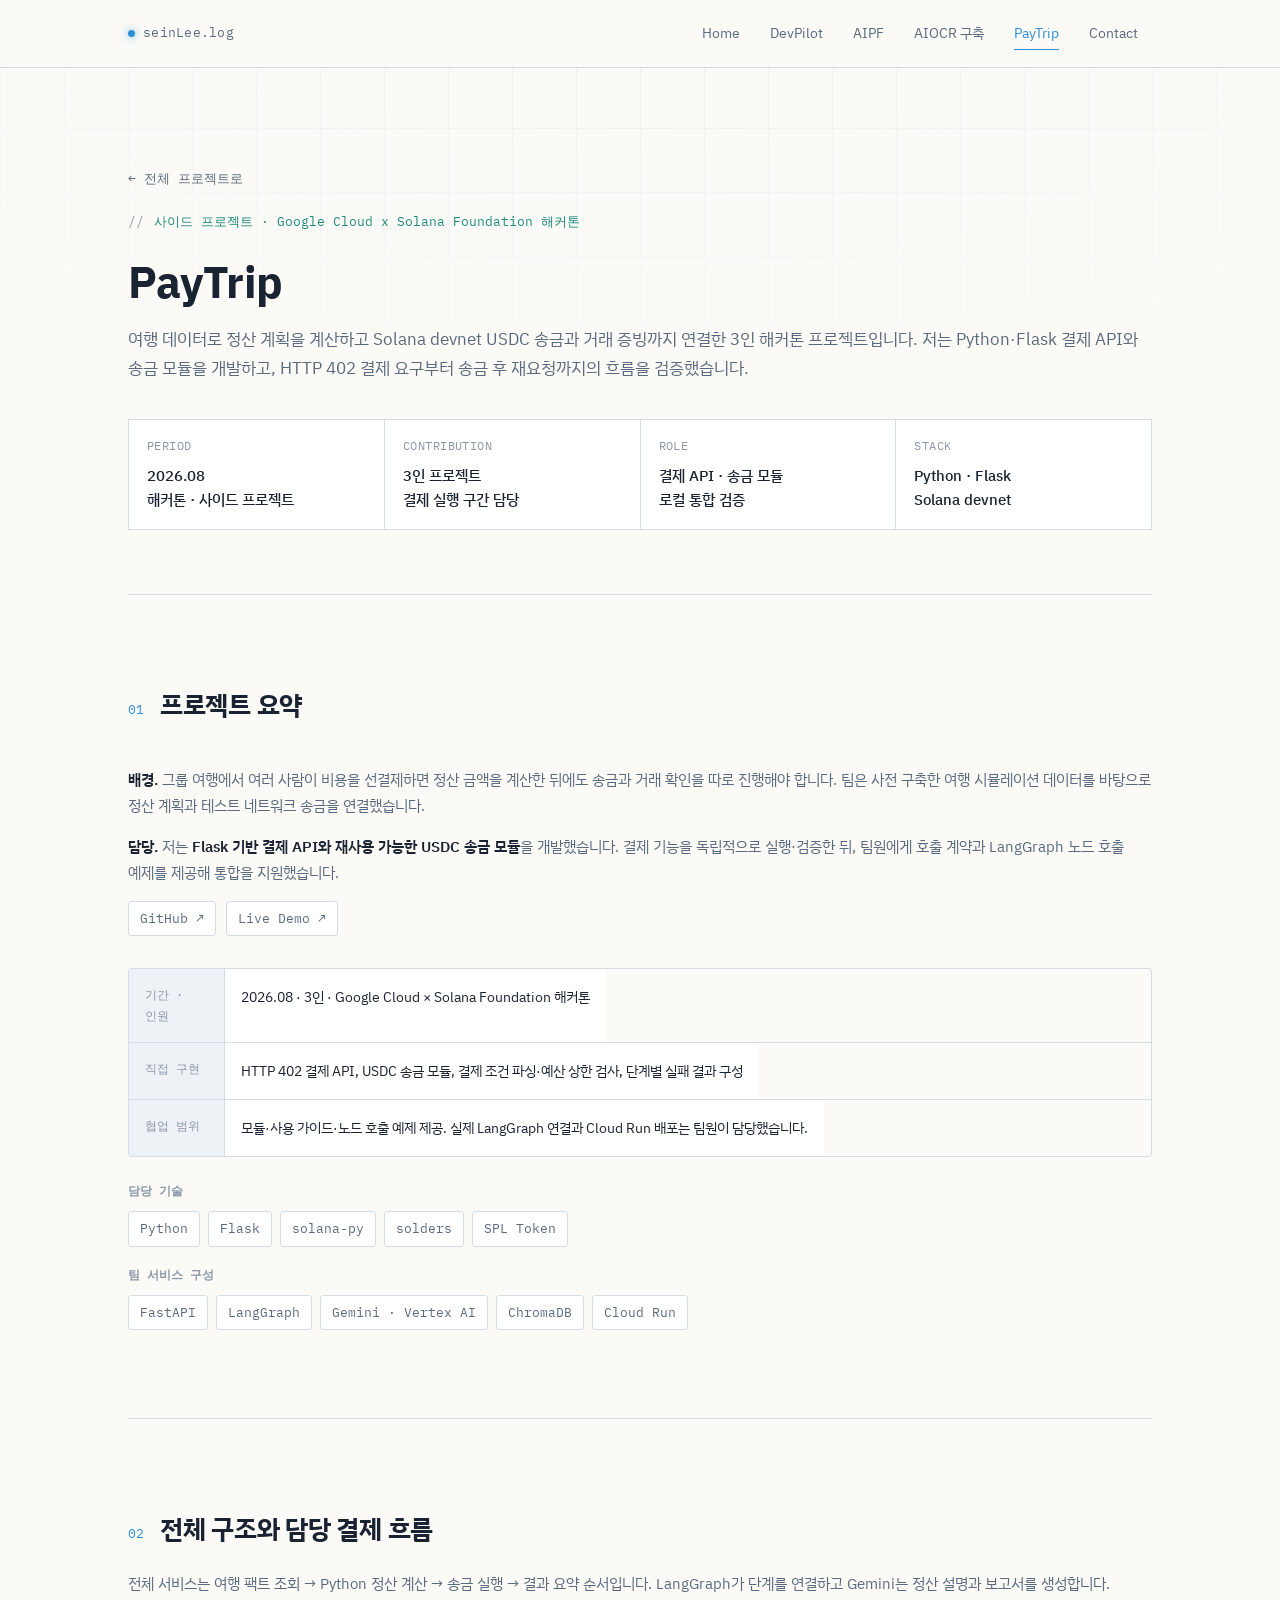
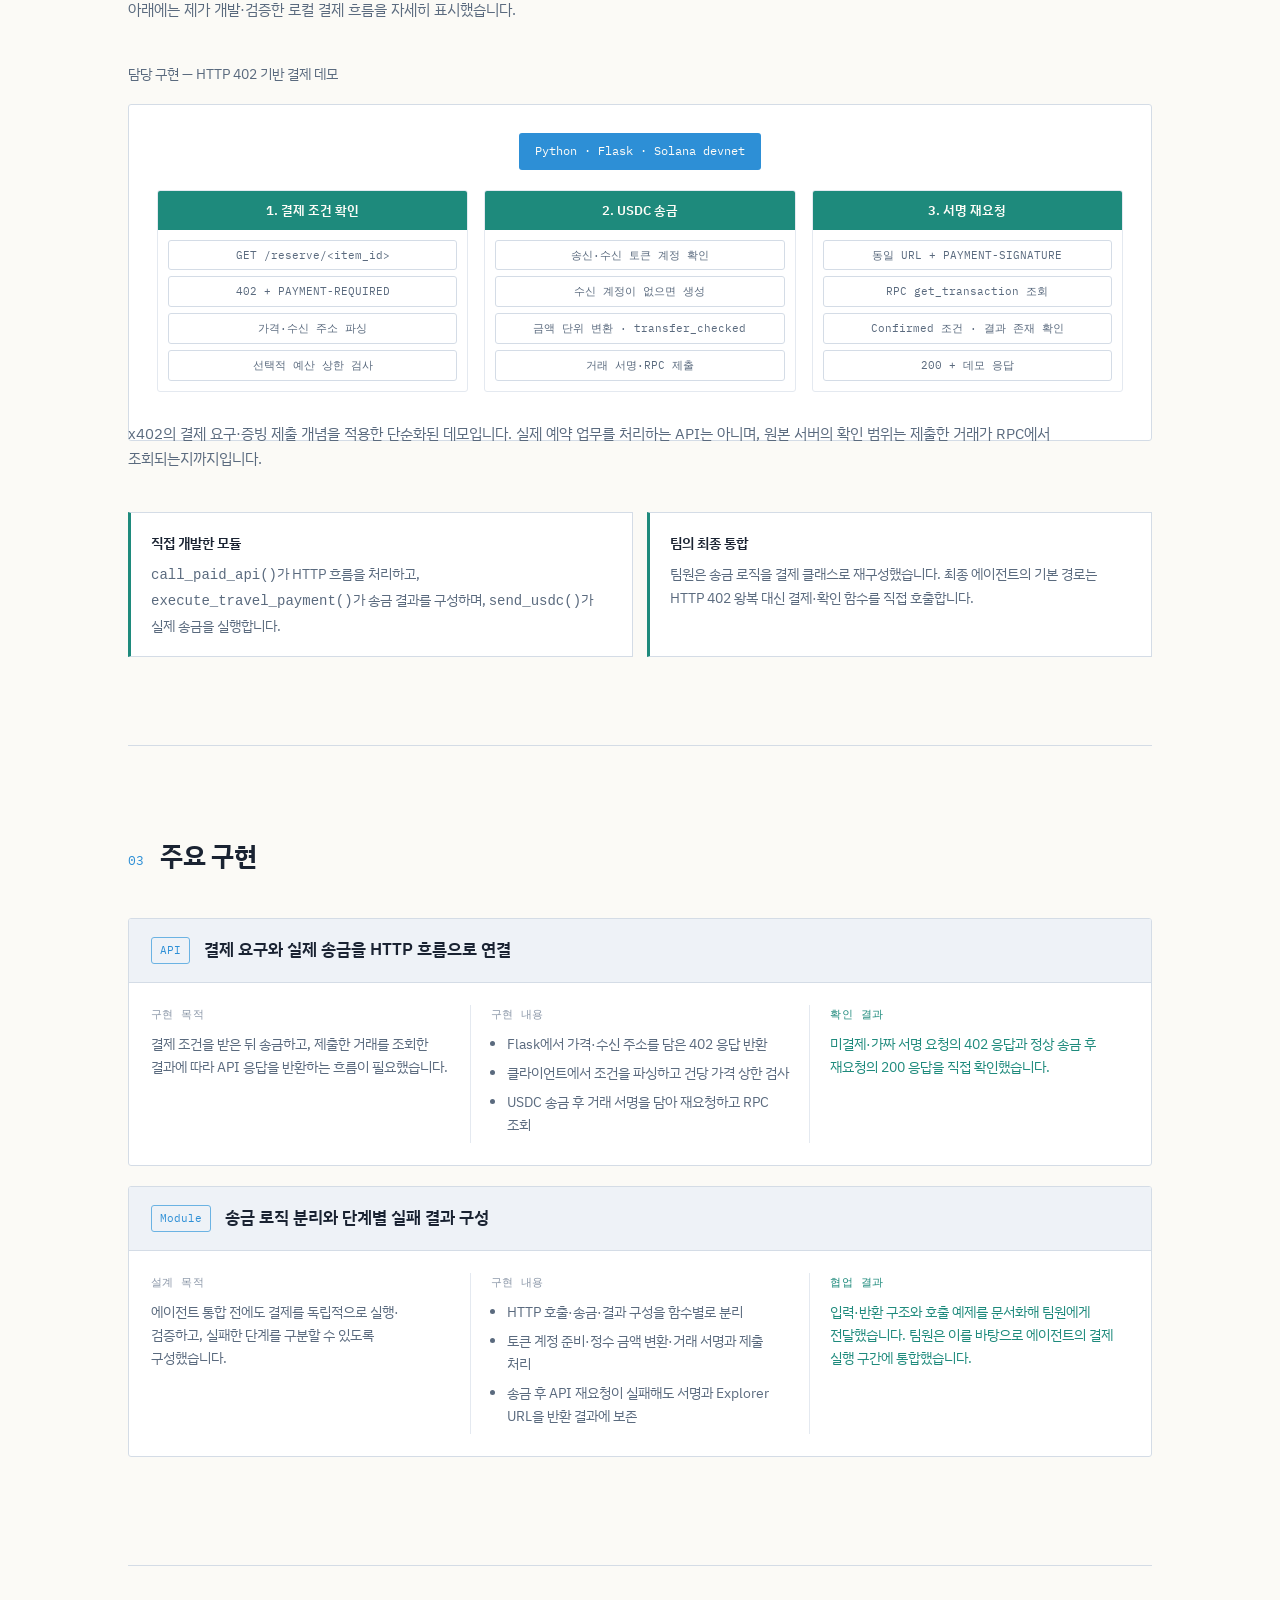
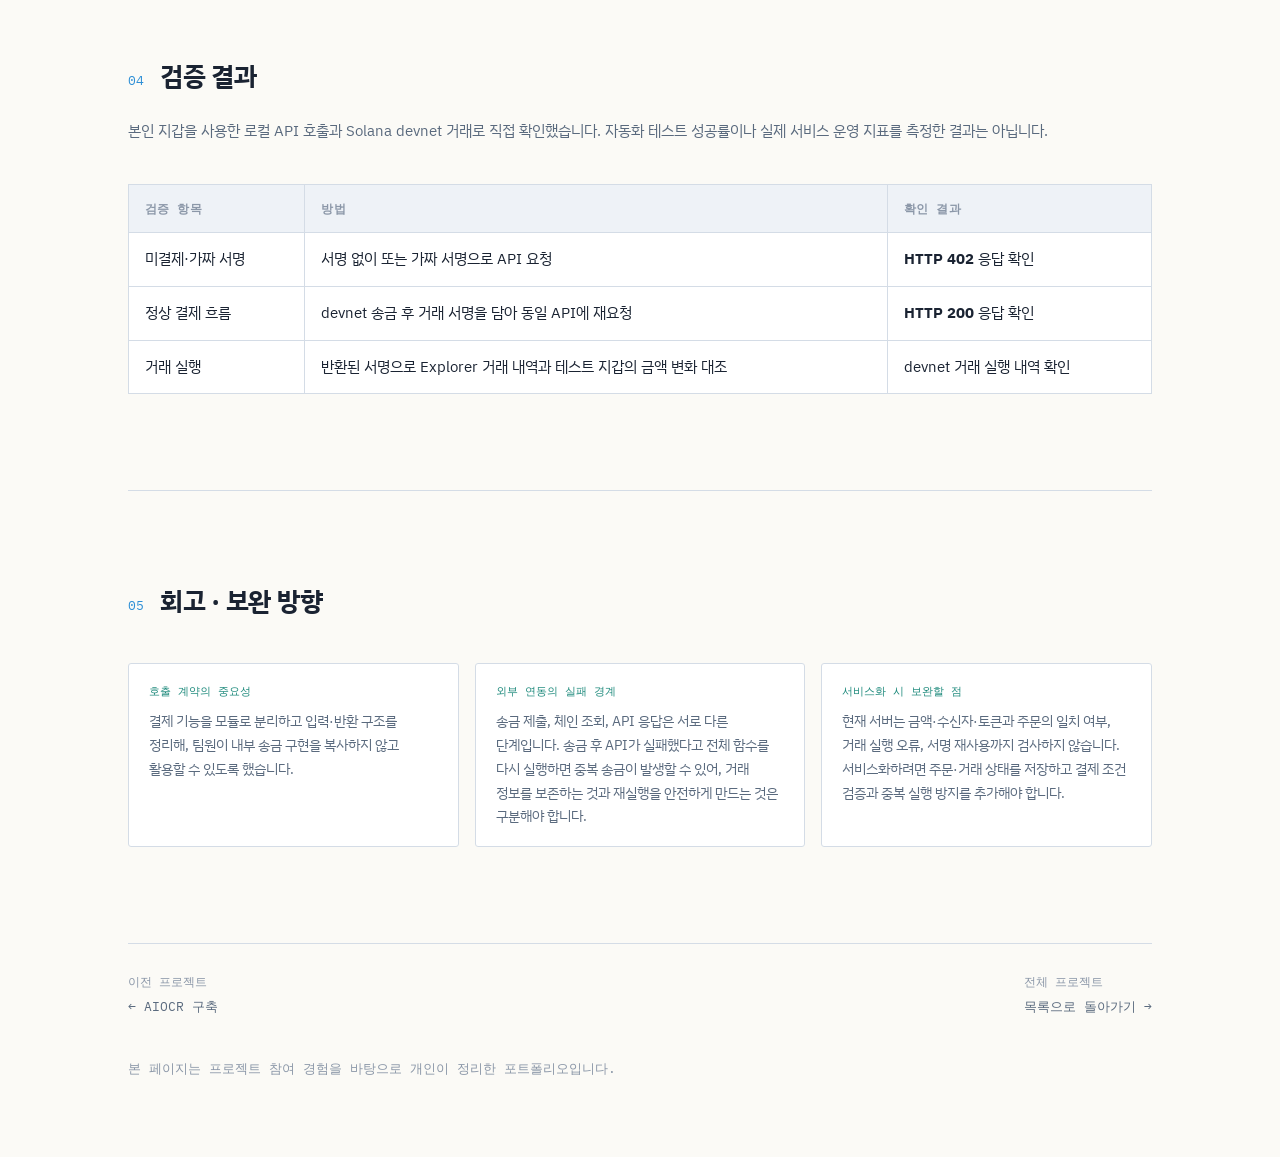
<file: project-paytrip.html>
<!DOCTYPE html>
<html lang="ko">
<head>
<meta charset="UTF-8">
<meta name="viewport" content="width=device-width, initial-scale=1.0">
<title>PayTrip — AI 여행 정산 에이전트 · 포트폴리오</title>
<link rel="preconnect" href="https://fonts.googleapis.com">
<link rel="preconnect" href="https://fonts.gstatic.com" crossorigin>
<link href="https://fonts.googleapis.com/css2?family=IBM+Plex+Sans+KR:wght@400;500;600;700&family=IBM+Plex+Mono:wght@400;500;600&display=swap" rel="stylesheet">
<link rel="stylesheet" href="css/style.css">
</head>
<body>

<header class="site-header">
  <div class="wrap">
    <a class="brand" href="index.html"><span class="dot"></span>seinLee.log</a>
    <button class="nav-toggle" aria-label="메뉴 열기">Menu</button>
    <nav class="site-nav">
      <a href="index.html">Home</a>
      <a href="project-devpilot.html">DevPilot</a>
      <a href="project-aipf.html">AIPF</a>
      <a href="project-aiocr.html">AIOCR 구축</a>
      <a href="project-paytrip.html">PayTrip</a>
      <a href="index.html#contact">Contact</a>
    </nav>
  </div>
</header>

<div class="layout-with-toc">
<div class="page">

  <header class="hero">
    <a class="back-link" href="index.html#projects">← 전체 프로젝트로</a>
    <div class="eyebrow">사이드 프로젝트 · Google Cloud x Solana Foundation 해커톤</div>
    <h1 class="title">PayTrip</h1>
    <p class="lede">여행 데이터로 정산 계획을 계산하고 Solana devnet USDC 송금과 거래 증빙까지 연결한 3인 해커톤 프로젝트입니다. 저는 Python·Flask 결제 API와 송금 모듈을 개발하고, HTTP 402 결제 요구부터 송금 후 재요청까지의 흐름을 검증했습니다.</p>
    <div class="metarow">
      <div class="metacell"><div class="k">PERIOD</div><div class="v">2026.08<br>해커톤 · 사이드 프로젝트</div></div>
      <div class="metacell"><div class="k">CONTRIBUTION</div><div class="v">3인 프로젝트<br>결제 실행 구간 담당</div></div>
      <div class="metacell"><div class="k">ROLE</div><div class="v">결제 API · 송금 모듈<br>로컬 통합 검증</div></div>
      <div class="metacell"><div class="k">STACK</div><div class="v">Python · Flask<br>Solana devnet</div></div>
    </div>
  </header>

  <section id="summary">
    <div class="sec-head"><span class="sec-num">01</span><h2 class="sec-title">프로젝트 요약</h2></div>
    <div class="summary-stack">
      <div class="summary-bg">
        <p><strong>배경.</strong> 그룹 여행에서 여러 사람이 비용을 선결제하면 정산 금액을 계산한 뒤에도 송금과 거래 확인을 따로 진행해야 합니다. 팀은 사전 구축한 여행 시뮬레이션 데이터를 바탕으로 정산 계획과 테스트 네트워크 송금을 연결했습니다.</p>
        <p><strong>담당.</strong> 저는 <strong>Flask 기반 결제 API와 재사용 가능한 USDC 송금 모듈</strong>을 개발했습니다. 결제 기능을 독립적으로 실행·검증한 뒤, 팀원에게 호출 계약과 LangGraph 노드 호출 예제를 제공해 통합을 지원했습니다.</p>
        <div class="project-links">
          <a class="tag" href="https://github.com/baekenough/paytrip" target="_blank" rel="noopener">GitHub ↗</a>
          <a class="tag" href="https://paytrip-33319068113.us-central1.run.app" target="_blank" rel="noopener">Live Demo ↗</a>
        </div>
      </div>
      <div class="infopanel">
        <div class="inforow"><div class="label">기간 · 인원</div><div class="value">2026.08 · 3인 · Google Cloud × Solana Foundation 해커톤</div></div>
        <div class="inforow"><div class="label">직접 구현</div><div class="value">HTTP 402 결제 API, USDC 송금 모듈, 결제 조건 파싱·예산 상한 검사, 단계별 실패 결과 구성</div></div>
        <div class="inforow"><div class="label">협업 범위</div><div class="value">모듈·사용 가이드·노드 호출 예제 제공. 실제 LangGraph 연결과 Cloud Run 배포는 팀원이 담당했습니다.</div></div>
      </div>
      <div class="stackgroup">
        <h4>담당 기술</h4>
        <div class="chips"><span class="chip">Python</span><span class="chip">Flask</span><span class="chip">solana-py</span><span class="chip">solders</span><span class="chip">SPL Token</span></div>
        <h4>팀 서비스 구성</h4>
        <div class="chips"><span class="chip">FastAPI</span><span class="chip">LangGraph</span><span class="chip">Gemini · Vertex AI</span><span class="chip">ChromaDB</span><span class="chip">Cloud Run</span></div>
      </div>
    </div>
  </section>

  <section id="architecture">
    <div class="sec-head"><span class="sec-num">02</span><h2 class="sec-title">전체 구조와 담당 결제 흐름</h2></div>
    <p class="sec-desc">전체 서비스는 여행 팩트 조회 → Python 정산 계산 → 송금 실행 → 결과 요약 순서입니다. LangGraph가 단계를 연결하고 Gemini는 정산 설명과 보고서를 생성합니다. 아래에는 제가 개발·검증한 로컬 결제 흐름을 자세히 표시했습니다.</p>
    <div class="diagram-title">담당 구현 — HTTP 402 기반 결제 데모</div>
    <div class="infra">
      <div class="infra-top"><span class="infra-badge">Python · Flask · Solana devnet</span></div>
      <div class="infra-containers">
        <div class="container-box"><div class="head">1. 결제 조건 확인</div><div class="body"><span>GET /reserve/&lt;item_id&gt;</span><span>402 + PAYMENT-REQUIRED</span><span>가격·수신 주소 파싱</span><span>선택적 예산 상한 검사</span></div></div>
        <div class="container-box"><div class="head">2. USDC 송금</div><div class="body"><span>송신·수신 토큰 계정 확인</span><span>수신 계정이 없으면 생성</span><span>금액 단위 변환 · transfer_checked</span><span>거래 서명·RPC 제출</span></div></div>
        <div class="container-box"><div class="head">3. 서명 재요청</div><div class="body"><span>동일 URL + PAYMENT-SIGNATURE</span><span>RPC get_transaction 조회</span><span>Confirmed 조건 · 결과 존재 확인</span><span>200 + 데모 응답</span></div></div>
      </div>
    </div>
    <p class="sec-desc">x402의 결제 요구·증빙 제출 개념을 적용한 단순화된 데모입니다. 실제 예약 업무를 처리하는 API는 아니며, 원본 서버의 확인 범위는 제출한 거래가 RPC에서 조회되는지까지입니다.</p>
    <div class="role-grid">
      <div class="dept"><h4>직접 개발한 모듈</h4><p><code>call_paid_api()</code>가 HTTP 흐름을 처리하고, <code>execute_travel_payment()</code>가 송금 결과를 구성하며, <code>send_usdc()</code>가 실제 송금을 실행합니다.</p></div>
      <div class="dept"><h4>팀의 최종 통합</h4><p>팀원은 송금 로직을 결제 클래스로 재구성했습니다. 최종 에이전트의 기본 경로는 HTTP 402 왕복 대신 결제·확인 함수를 직접 호출합니다.</p></div>
    </div>
  </section>

  <section id="troubleshooting">
    <div class="sec-head"><span class="sec-num">03</span><h2 class="sec-title">주요 구현</h2></div>
    <div class="ts-card">
      <div class="ts-head"><span class="ts-tag">API</span><h3>결제 요구와 실제 송금을 HTTP 흐름으로 연결</h3></div>
      <div class="ts-body">
        <div class="ts-col"><div class="cl">구현 목적</div><p>결제 조건을 받은 뒤 송금하고, 제출한 거래를 조회한 결과에 따라 API 응답을 반환하는 흐름이 필요했습니다.</p></div>
        <div class="ts-col"><div class="cl">구현 내용</div><ul><li>Flask에서 가격·수신 주소를 담은 402 응답 반환</li><li>클라이언트에서 조건을 파싱하고 건당 가격 상한 검사</li><li>USDC 송금 후 거래 서명을 담아 재요청하고 RPC 조회</li></ul></div>
        <div class="ts-col result"><div class="cl">확인 결과</div><p>미결제·가짜 서명 요청의 402 응답과 정상 송금 후 재요청의 200 응답을 직접 확인했습니다.</p></div>
      </div>
    </div>
    <div class="ts-card">
      <div class="ts-head"><span class="ts-tag">Module</span><h3>송금 로직 분리와 단계별 실패 결과 구성</h3></div>
      <div class="ts-body">
        <div class="ts-col"><div class="cl">설계 목적</div><p>에이전트 통합 전에도 결제를 독립적으로 실행·검증하고, 실패한 단계를 구분할 수 있도록 구성했습니다.</p></div>
        <div class="ts-col"><div class="cl">구현 내용</div><ul><li>HTTP 호출·송금·결과 구성을 함수별로 분리</li><li>토큰 계정 준비·정수 금액 변환·거래 서명과 제출 처리</li><li>송금 후 API 재요청이 실패해도 서명과 Explorer URL을 반환 결과에 보존</li></ul></div>
        <div class="ts-col result"><div class="cl">협업 결과</div><p>입력·반환 구조와 호출 예제를 문서화해 팀원에게 전달했습니다. 팀원은 이를 바탕으로 에이전트의 결제 실행 구간에 통합했습니다.</p></div>
      </div>
    </div>
  </section>

  <section id="achievements">
    <div class="sec-head"><span class="sec-num">04</span><h2 class="sec-title">검증 결과</h2></div>
    <p class="sec-desc">본인 지갑을 사용한 로컬 API 호출과 Solana devnet 거래로 직접 확인했습니다. 자동화 테스트 성공률이나 실제 서비스 운영 지표를 측정한 결과는 아닙니다.</p>
    <table class="compare-table">
      <thead><tr><th>검증 항목</th><th>방법</th><th>확인 결과</th></tr></thead>
      <tbody>
        <tr><td>미결제·가짜 서명</td><td>서명 없이 또는 가짜 서명으로 API 요청</td><td><strong>HTTP 402</strong> 응답 확인</td></tr>
        <tr><td>정상 결제 흐름</td><td>devnet 송금 후 거래 서명을 담아 동일 API에 재요청</td><td><strong>HTTP 200</strong> 응답 확인</td></tr>
        <tr><td>거래 실행</td><td>반환된 서명으로 Explorer 거래 내역과 테스트 지갑의 금액 변화 대조</td><td>devnet 거래 실행 내역 확인</td></tr>
      </tbody>
    </table>
  </section>

  <section id="retrospective">
    <div class="sec-head"><span class="sec-num">05</span><h2 class="sec-title">회고 · 보완 방향</h2></div>
    <div class="takeaways">
      <div class="takeaway"><div class="tk-label">호출 계약의 중요성</div><p>결제 기능을 모듈로 분리하고 입력·반환 구조를 정리해, 팀원이 내부 송금 구현을 복사하지 않고 활용할 수 있도록 했습니다.</p></div>
      <div class="takeaway"><div class="tk-label">외부 연동의 실패 경계</div><p>송금 제출, 체인 조회, API 응답은 서로 다른 단계입니다. 송금 후 API가 실패했다고 전체 함수를 다시 실행하면 중복 송금이 발생할 수 있어, 거래 정보를 보존하는 것과 재실행을 안전하게 만드는 것은 구분해야 합니다.</p></div>
      <div class="takeaway"><div class="tk-label">서비스화 시 보완할 점</div><p>현재 서버는 금액·수신자·토큰과 주문의 일치 여부, 거래 실행 오류, 서명 재사용까지 검사하지 않습니다. 서비스화하려면 주문·거래 상태를 저장하고 결제 조건 검증과 중복 실행 방지를 추가해야 합니다.</p></div>
    </div>
  </section>

  <div class="project-pager">
    <a href="project-aiocr.html"><span class="dir">이전 프로젝트</span>← AIOCR 구축</a>
    <a href="index.html#projects"><span class="dir">전체 프로젝트</span>목록으로 돌아가기 →</a>
  </div>

  <footer class="site-footer">
    <p>본 페이지는 프로젝트 참여 경험을 바탕으로 개인이 정리한 포트폴리오입니다.</p>
  </footer>

</div>

<nav class="page-nav page-nav-side">
  <a href="#summary">01 요약</a>
  <a href="#architecture">02 구조</a>
  <a href="#troubleshooting">03 구현</a>
  <a href="#achievements">04 검증</a>
  <a href="#retrospective">05 회고</a>
</nav>
</div>

<script src="js/main.js"></script>
</body>
</html>
</file>
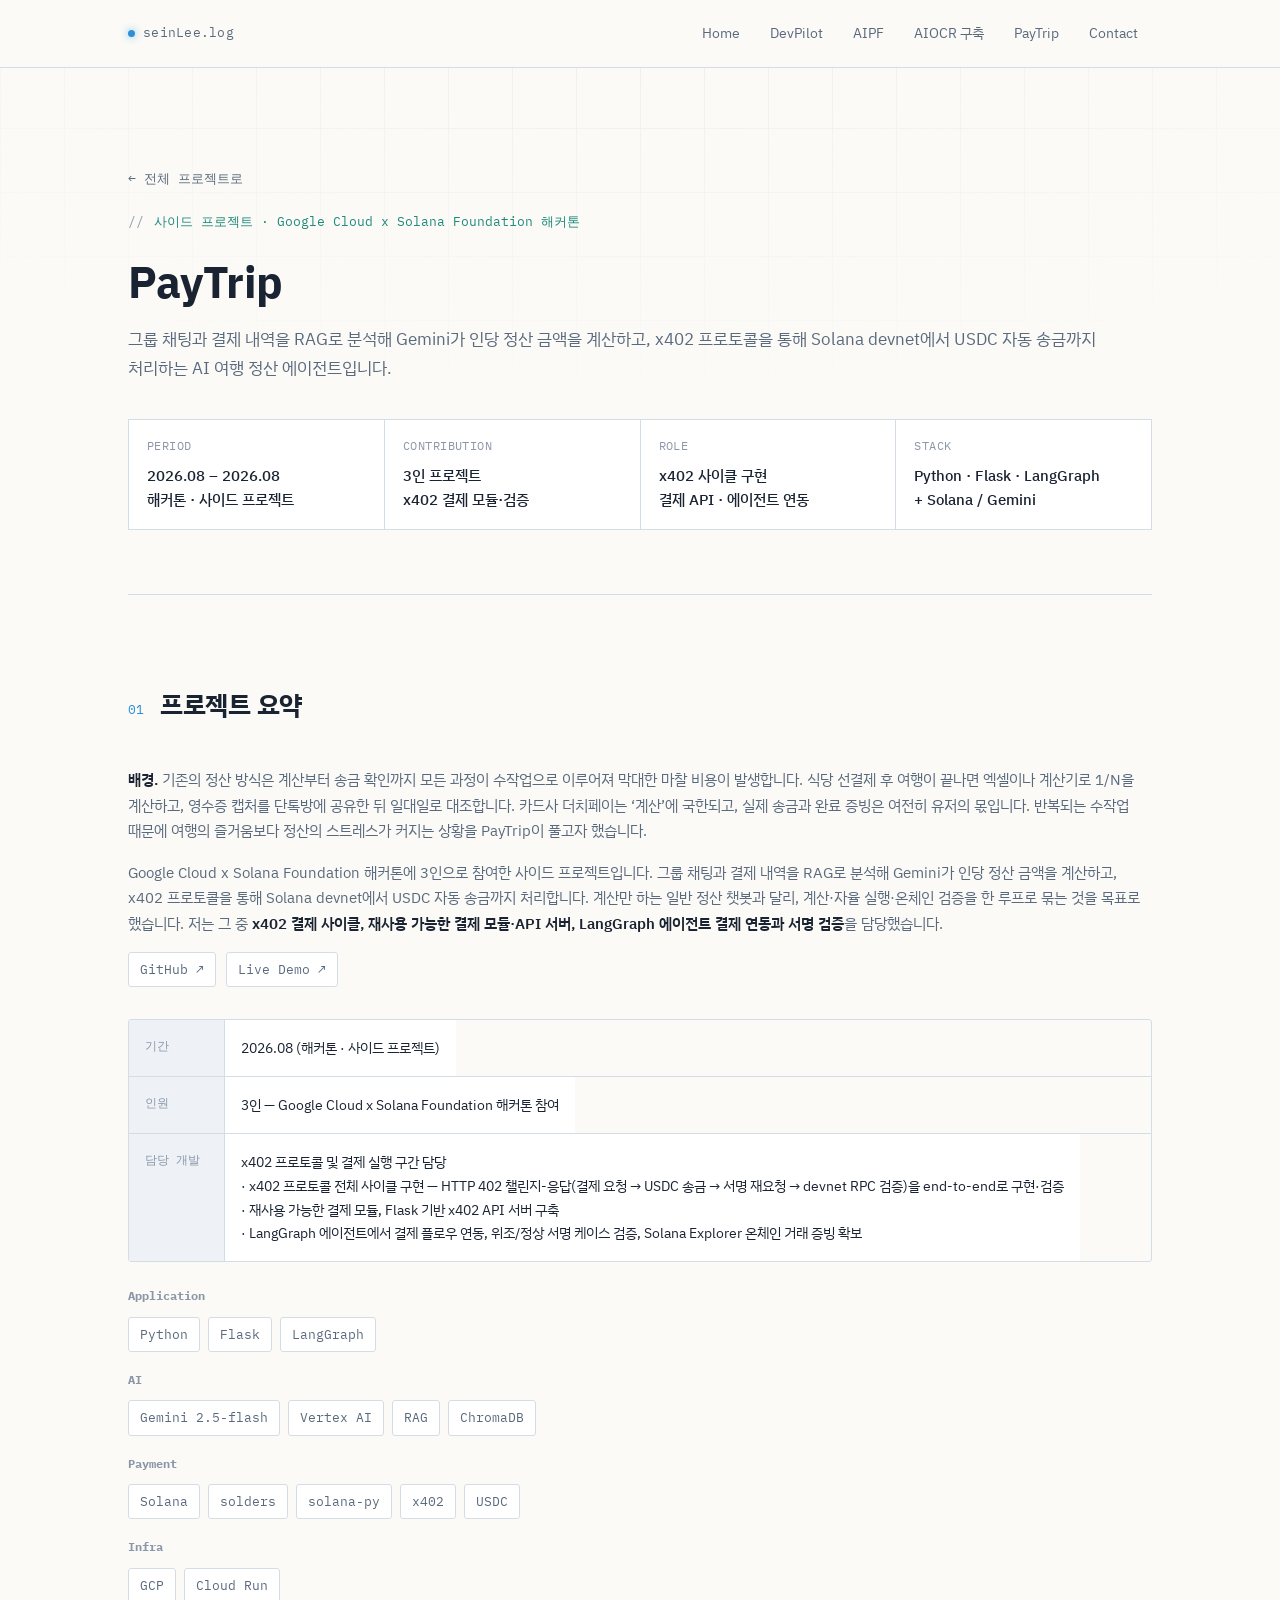
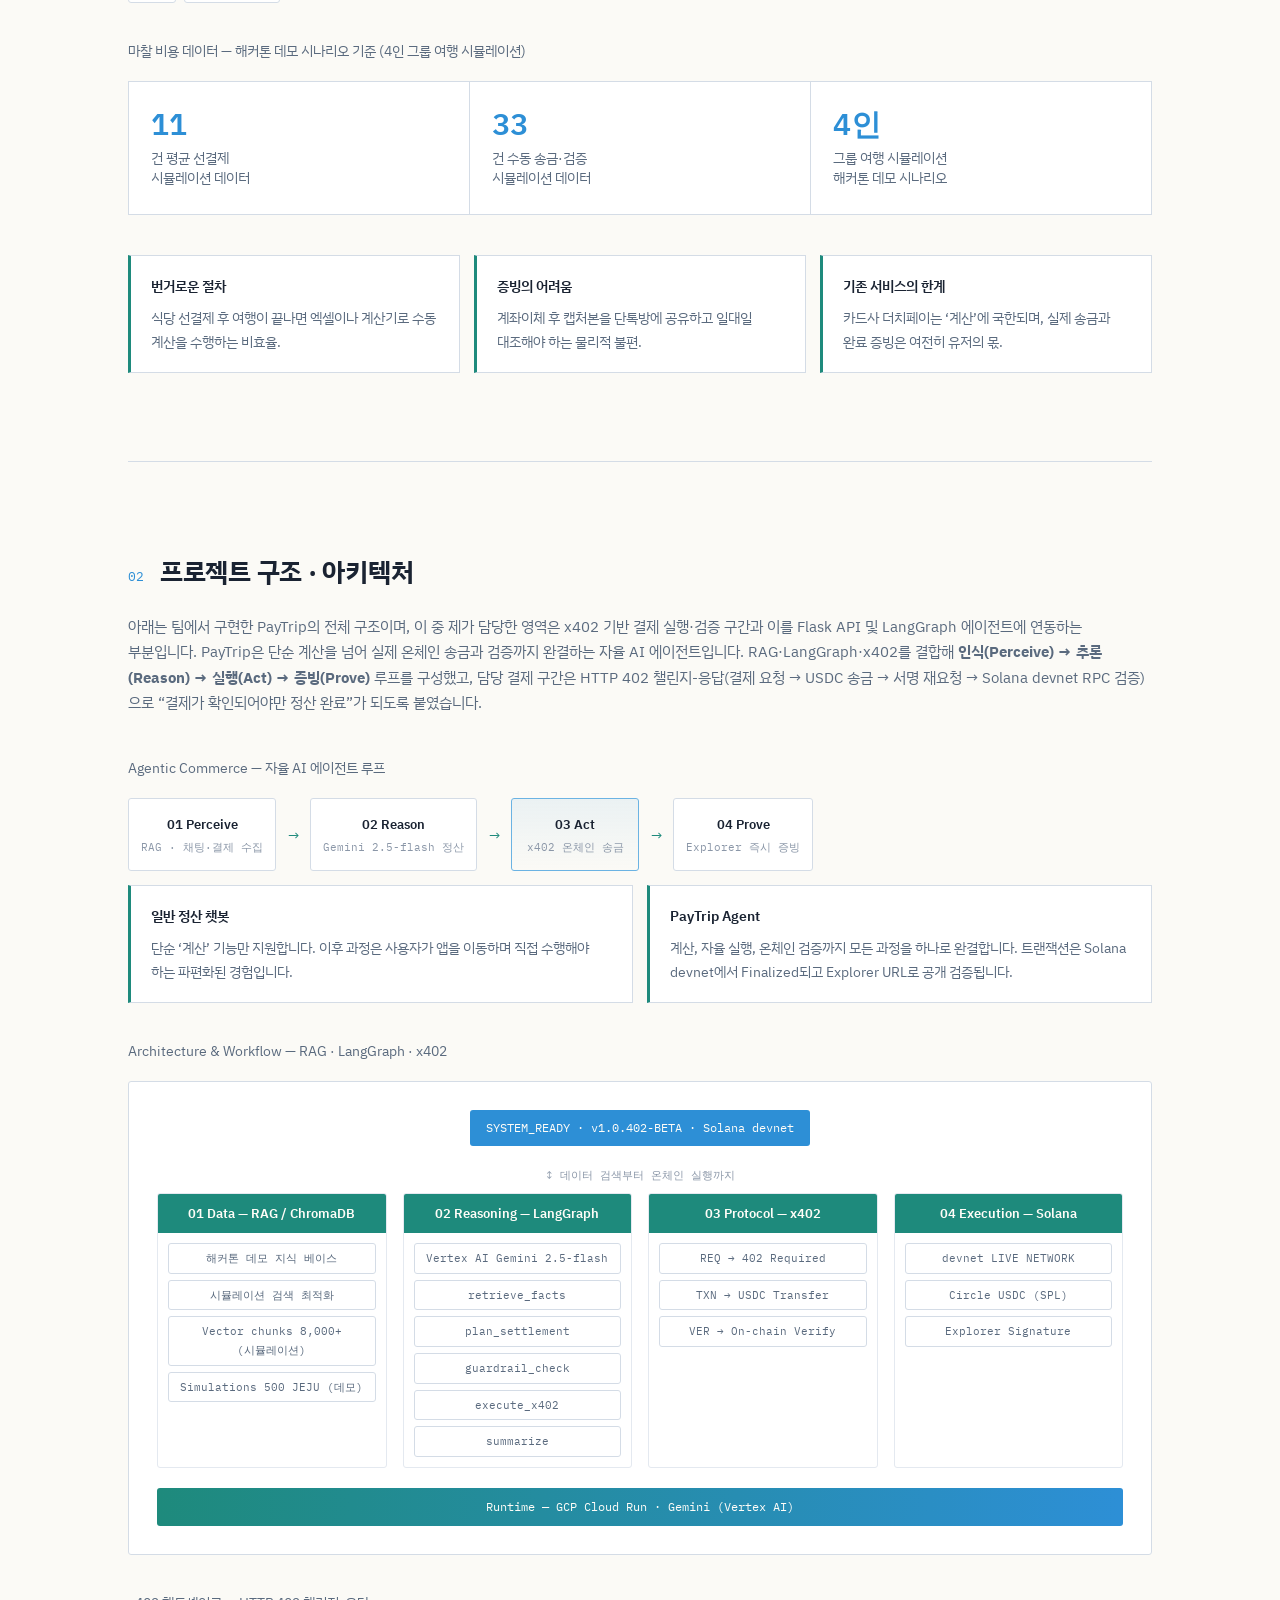
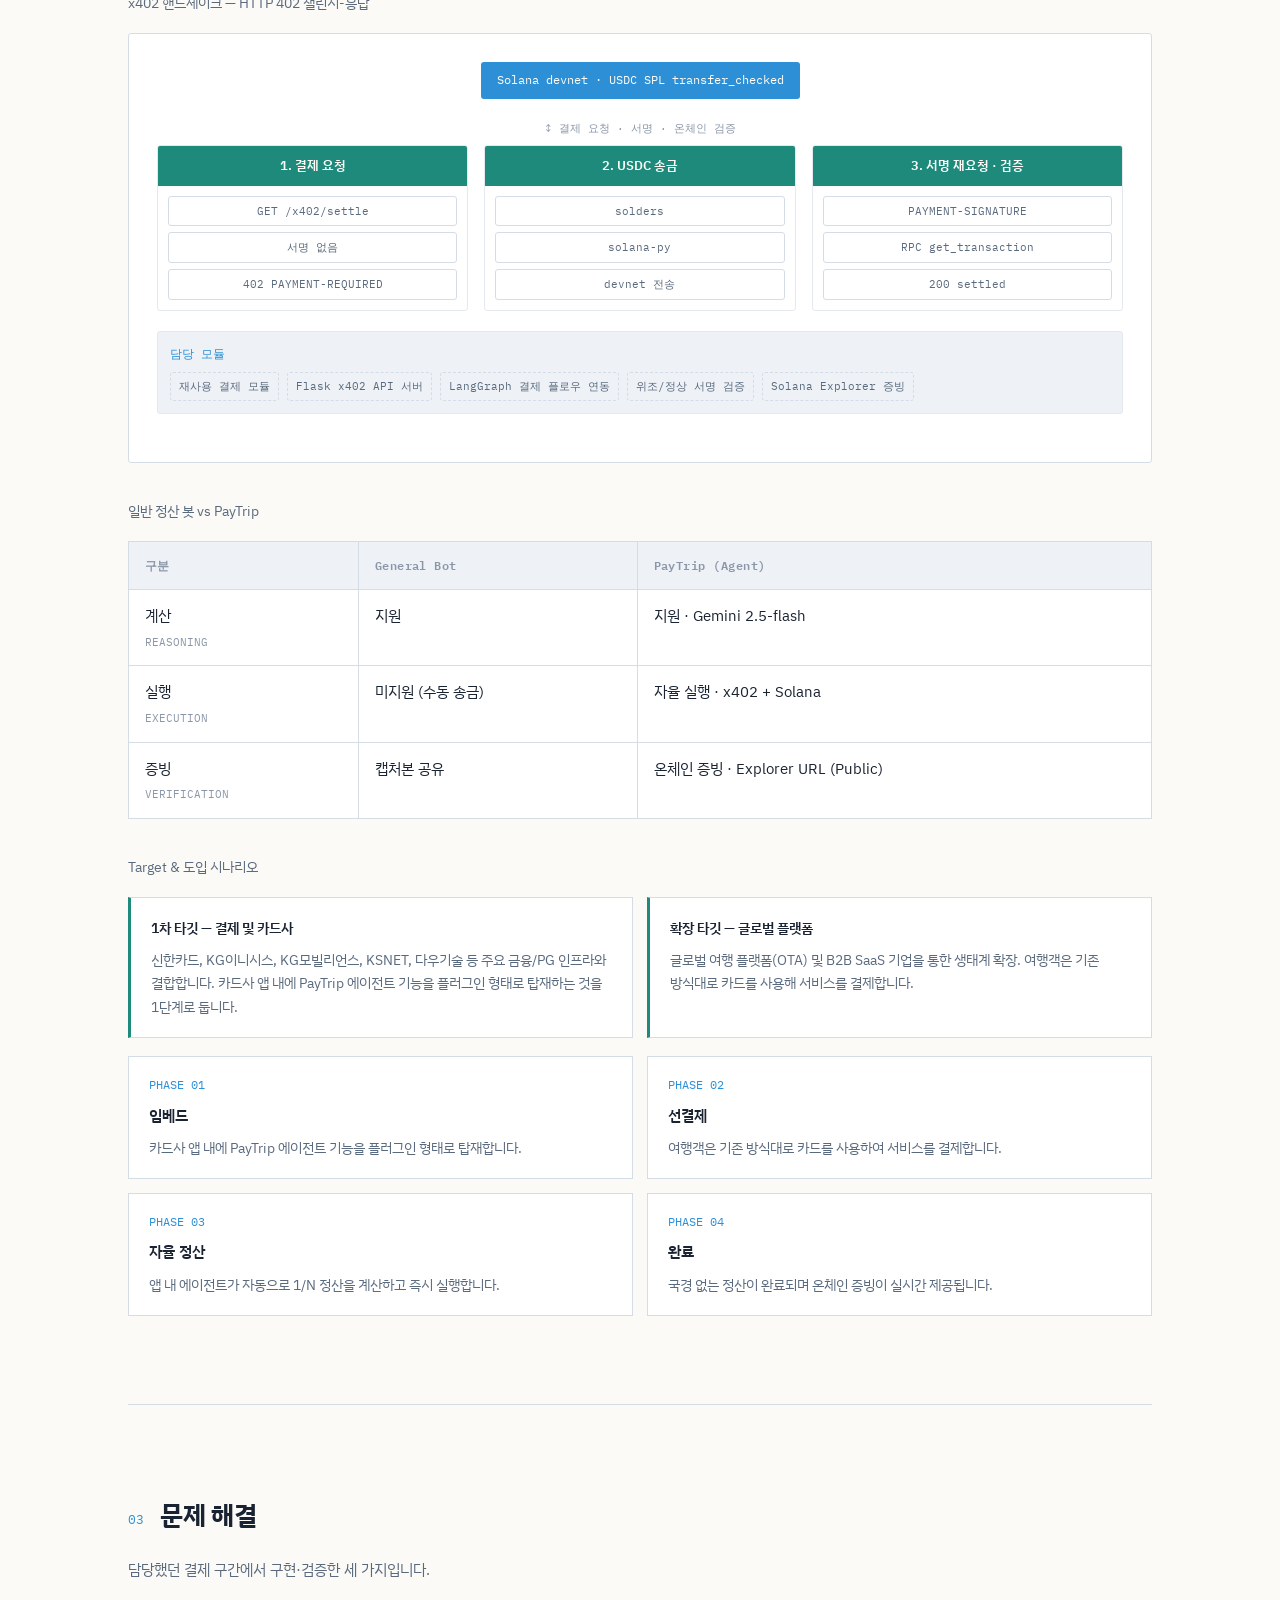
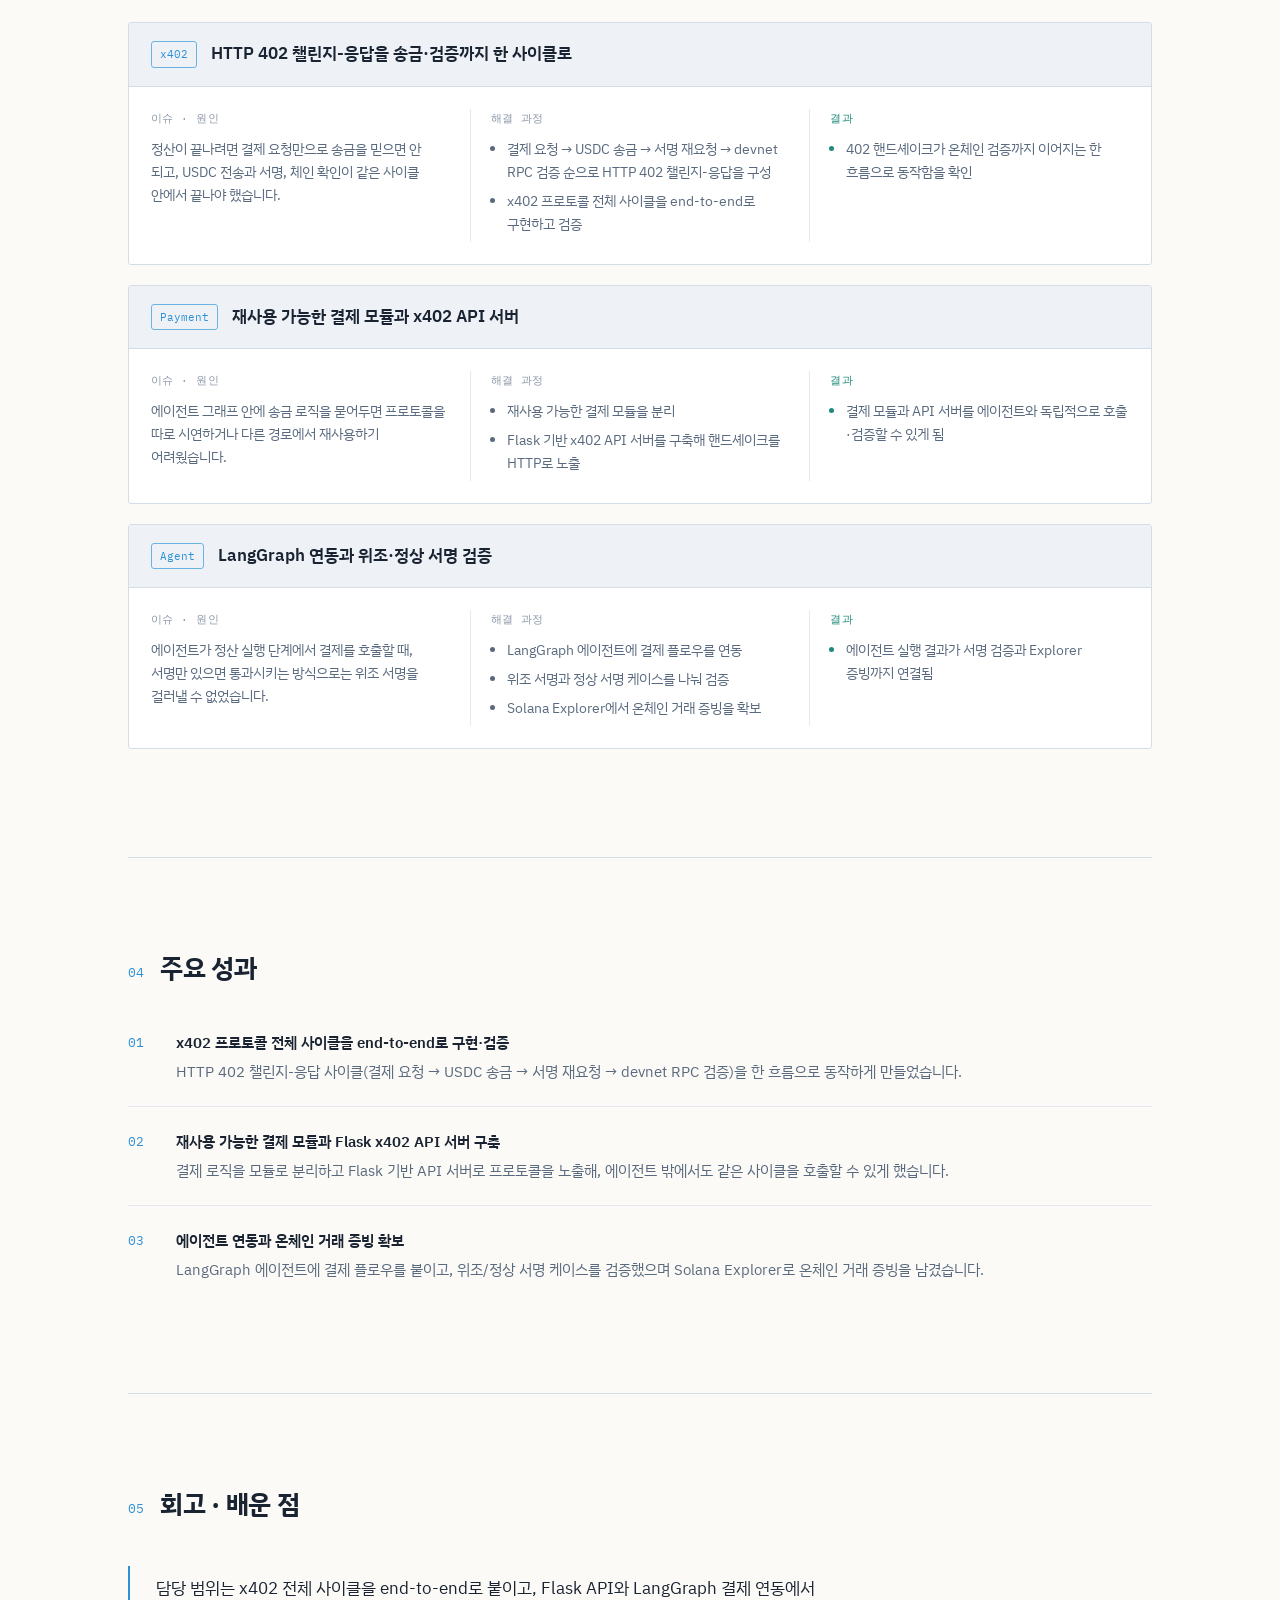
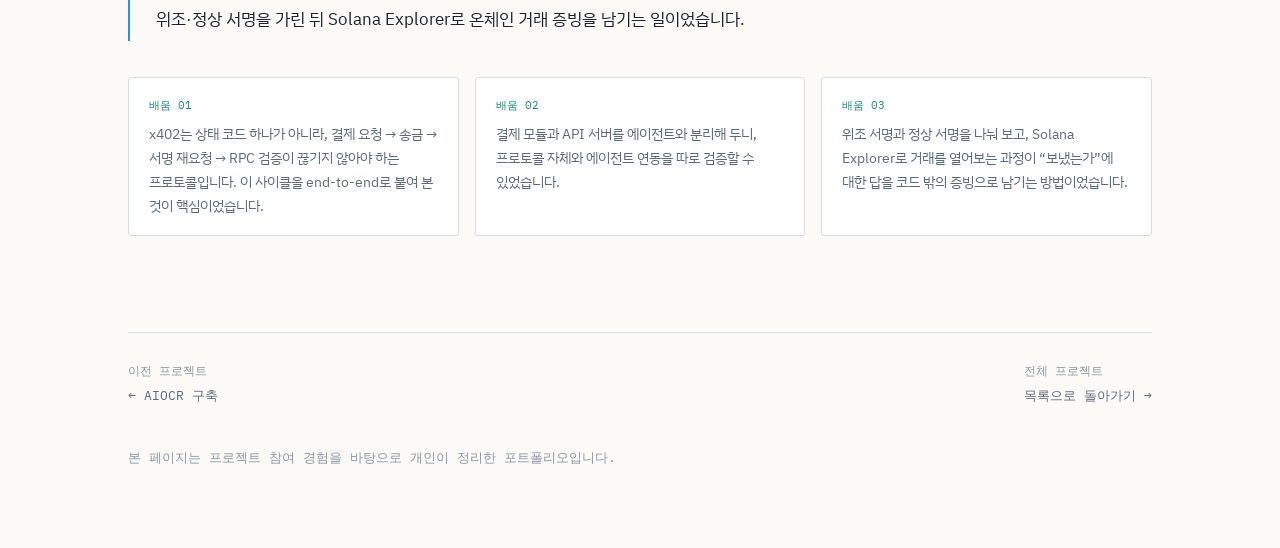
<file: project-paytrip_back.html>
<!DOCTYPE html>
<html lang="ko">
<head>
<meta charset="UTF-8">
<meta name="viewport" content="width=device-width, initial-scale=1.0">
<title>PayTrip — AI 여행 정산 에이전트 · 포트폴리오</title>
<link rel="preconnect" href="https://fonts.googleapis.com">
<link rel="preconnect" href="https://fonts.gstatic.com" crossorigin>
<link href="https://fonts.googleapis.com/css2?family=IBM+Plex+Sans+KR:wght@400;500;600;700&family=IBM+Plex+Mono:wght@400;500;600&display=swap" rel="stylesheet">
<link rel="stylesheet" href="css/style.css">
</head>
<body>

<header class="site-header">
  <div class="wrap">
    <a class="brand" href="index.html"><span class="dot"></span>seinLee.log</a>
    <button class="nav-toggle" aria-label="메뉴 열기">Menu</button>
    <nav class="site-nav">
      <a href="index.html">Home</a>
      <a href="project-devpilot.html">DevPilot</a>
      <a href="project-aipf.html">AIPF</a>
      <a href="project-aiocr.html">AIOCR 구축</a>
      <a href="project-paytrip.html">PayTrip</a>
      <a href="index.html#contact">Contact</a>
    </nav>
  </div>
</header>

<div class="layout-with-toc">
<div class="page">

  <header class="hero">
    <a class="back-link" href="index.html#projects">← 전체 프로젝트로</a>
    <div class="eyebrow">사이드 프로젝트 · Google Cloud x Solana Foundation 해커톤</div>
    <h1 class="title">PayTrip</h1>
    <p class="lede">그룹 채팅과 결제 내역을 RAG로 분석해 Gemini가 인당 정산 금액을 계산하고, x402 프로토콜을 통해 Solana devnet에서 USDC 자동 송금까지 처리하는 AI 여행 정산 에이전트입니다.</p>
    <div class="metarow">
      <div class="metacell"><div class="k">PERIOD</div><div class="v">2026.08 – 2026.08<br>해커톤 · 사이드 프로젝트</div></div>
      <div class="metacell"><div class="k">CONTRIBUTION</div><div class="v">3인 프로젝트<br>x402 결제 모듈·검증</div></div>
      <div class="metacell"><div class="k">ROLE</div><div class="v">x402 사이클 구현<br>결제 API · 에이전트 연동</div></div>
      <div class="metacell"><div class="k">STACK</div><div class="v">Python · Flask · LangGraph<br>+ Solana / Gemini</div></div>
    </div>
  </header>

  <section id="summary">
    <div class="sec-head"><span class="sec-num">01</span><h2 class="sec-title">프로젝트 요약</h2></div>

    <div class="summary-stack">
      <div class="summary-bg">
        <p><strong>배경.</strong> 기존의 정산 방식은 계산부터 송금 확인까지 모든 과정이 수작업으로 이루어져 막대한 마찰 비용이 발생합니다. 식당 선결제 후 여행이 끝나면 엑셀이나 계산기로 1/N을 계산하고, 영수증 캡처를 단톡방에 공유한 뒤 일대일로 대조합니다. 카드사 더치페이는 ‘계산’에 국한되고, 실제 송금과 완료 증빙은 여전히 유저의 몫입니다. 반복되는 수작업 때문에 여행의 즐거움보다 정산의 스트레스가 커지는 상황을 PayTrip이 풀고자 했습니다.</p>
        <p>Google Cloud x Solana Foundation 해커톤에 3인으로 참여한 사이드 프로젝트입니다. 그룹 채팅과 결제 내역을 RAG로 분석해 Gemini가 인당 정산 금액을 계산하고, x402 프로토콜을 통해 Solana devnet에서 USDC 자동 송금까지 처리합니다. 계산만 하는 일반 정산 챗봇과 달리, 계산·자율 실행·온체인 검증을 한 루프로 묶는 것을 목표로 했습니다. 저는 그 중 <strong>x402 결제 사이클, 재사용 가능한 결제 모듈·API 서버, LangGraph 에이전트 결제 연동과 서명 검증</strong>을 담당했습니다.</p>
        <div class="project-links">
          <a class="tag" href="https://github.com/baekenough/paytrip" target="_blank" rel="noopener">GitHub ↗</a>
          <a class="tag" href="https://paytrip-33319068113.us-central1.run.app" target="_blank" rel="noopener">Live Demo ↗</a>
        </div>
      </div>

      <div class="infopanel">
        <div class="inforow"><div class="label">기간</div><div class="value">2026.08 (해커톤 · 사이드 프로젝트)</div></div>
        <div class="inforow"><div class="label">인원</div><div class="value">3인 — Google Cloud x Solana Foundation 해커톤 참여</div></div>
        <div class="inforow"><div class="label">담당 개발</div><div class="value">
          x402 프로토콜 및 결제 실행 구간 담당<br>
          · x402 프로토콜 전체 사이클 구현 — HTTP 402 챌린지-응답(결제 요청 → USDC 송금 → 서명 재요청 → devnet RPC 검증)을 end-to-end로 구현·검증<br>
          · 재사용 가능한 결제 모듈, Flask 기반 x402 API 서버 구축<br>
          · LangGraph 에이전트에서 결제 플로우 연동, 위조/정상 서명 케이스 검증, Solana Explorer 온체인 거래 증빙 확보
        </div></div>
      </div>

      <div class="stackgroup">
        <h4>Application</h4>
        <div class="chips"><span class="chip">Python</span><span class="chip">Flask</span><span class="chip">LangGraph</span></div>
        <h4>AI</h4>
        <div class="chips"><span class="chip">Gemini 2.5-flash</span><span class="chip">Vertex AI</span><span class="chip">RAG</span><span class="chip">ChromaDB</span></div>
        <h4>Payment</h4>
        <div class="chips"><span class="chip">Solana</span><span class="chip">solders</span><span class="chip">solana-py</span><span class="chip">x402</span><span class="chip">USDC</span></div>
        <h4>Infra</h4>
        <div class="chips"><span class="chip">GCP</span><span class="chip">Cloud Run</span></div>
      </div>
    </div>

    <div class="diagram-title">마찰 비용 데이터 — 해커톤 데모 시나리오 기준 (4인 그룹 여행 시뮬레이션)</div>
    <div class="metric-row">
      <div class="metric"><span class="num">11</span><span class="label">건 평균 선결제<br>시뮬레이션 데이터</span></div>
      <div class="metric"><span class="num">33</span><span class="label">건 수동 송금·검증<br>시뮬레이션 데이터</span></div>
      <div class="metric"><span class="num">4인</span><span class="label">그룹 여행 시뮬레이션<br>해커톤 데모 시나리오</span></div>
    </div>

    <div class="role-grid cols-3">
      <div class="dept">
        <h4>번거로운 절차</h4>
        <p>식당 선결제 후 여행이 끝나면 엑셀이나 계산기로 수동 계산을 수행하는 비효율.</p>
      </div>
      <div class="dept">
        <h4>증빙의 어려움</h4>
        <p>계좌이체 후 캡처본을 단톡방에 공유하고 일대일 대조해야 하는 물리적 불편.</p>
      </div>
      <div class="dept">
        <h4>기존 서비스의 한계</h4>
        <p>카드사 더치페이는 ‘계산’에 국한되며, 실제 송금과 완료 증빙은 여전히 유저의 몫.</p>
      </div>
    </div>
  </section>

  <section id="architecture">
    <div class="sec-head"><span class="sec-num">02</span><h2 class="sec-title">프로젝트 구조 · 아키텍처</h2></div>
    <p class="sec-desc">아래는 팀에서 구현한 PayTrip의 전체 구조이며, 이 중 제가 담당한 영역은 x402 기반 결제 실행·검증 구간과 이를 Flask API 및 LangGraph 에이전트에 연동하는 부분입니다. PayTrip은 단순 계산을 넘어 실제 온체인 송금과 검증까지 완결하는 자율 AI 에이전트입니다. RAG·LangGraph·x402를 결합해 <strong>인식(Perceive) → 추론(Reason) → 실행(Act) → 증빙(Prove)</strong> 루프를 구성했고, 담당 결제 구간은 HTTP 402 챌린지-응답(결제 요청 → USDC 송금 → 서명 재요청 → Solana devnet RPC 검증)으로 “결제가 확인되어야만 정산 완료”가 되도록 붙였습니다.</p>

    <div class="diagram-title">Agentic Commerce — 자율 AI 에이전트 루프</div>
    <div class="flow">
      <div class="flow-step"><div class="t">01 Perceive</div><div class="s">RAG · 채팅·결제 수집</div></div>
      <div class="flow-arrow">→</div>
      <div class="flow-step"><div class="t">02 Reason</div><div class="s">Gemini 2.5-flash 정산</div></div>
      <div class="flow-arrow">→</div>
      <div class="flow-step hl"><div class="t">03 Act</div><div class="s">x402 온체인 송금</div></div>
      <div class="flow-arrow">→</div>
      <div class="flow-step"><div class="t">04 Prove</div><div class="s">Explorer 즉시 증빙</div></div>
    </div>

    <div class="role-grid">
      <div class="dept">
        <h4>일반 정산 챗봇</h4>
        <p>단순 ‘계산’ 기능만 지원합니다. 이후 과정은 사용자가 앱을 이동하며 직접 수행해야 하는 파편화된 경험입니다.</p>
      </div>
      <div class="dept">
        <h4>PayTrip Agent</h4>
        <p>계산, 자율 실행, 온체인 검증까지 모든 과정을 하나로 완결합니다. 트랜잭션은 Solana devnet에서 Finalized되고 Explorer URL로 공개 검증됩니다.</p>
      </div>
    </div>

    <div class="diagram-title">Architecture &amp; Workflow — RAG · LangGraph · x402</div>
    <div class="infra">
      <div class="infra-top"><span class="infra-badge">SYSTEM_READY · v1.0.402-BETA · Solana devnet</span></div>
      <div class="infra-arrow-v">↕ 데이터 검색부터 온체인 실행까지</div>
      <div class="infra-containers">
        <div class="container-box">
          <div class="head">01 Data — RAG / ChromaDB</div>
          <div class="body"><span>해커톤 데모 지식 베이스</span><span>시뮬레이션 검색 최적화</span><span>Vector chunks 8,000+ (시뮬레이션)</span><span>Simulations 500 JEJU (데모)</span></div>
        </div>
        <div class="container-box">
          <div class="head">02 Reasoning — LangGraph</div>
          <div class="body"><span>Vertex AI Gemini 2.5-flash</span><span>retrieve_facts</span><span>plan_settlement</span><span>guardrail_check</span><span>execute_x402</span><span>summarize</span></div>
        </div>
        <div class="container-box">
          <div class="head">03 Protocol — x402</div>
          <div class="body"><span>REQ → 402 Required</span><span>TXN → USDC Transfer</span><span>VER → On-chain Verify</span></div>
        </div>
        <div class="container-box">
          <div class="head">04 Execution — Solana</div>
          <div class="body"><span>devnet LIVE NETWORK</span><span>Circle USDC (SPL)</span><span>Explorer Signature</span></div>
        </div>
      </div>
      <div class="runtime-bar">Runtime — GCP Cloud Run · Gemini (Vertex AI)</div>
    </div>

    <div class="diagram-title">x402 핸드셰이크 — HTTP 402 챌린지-응답</div>
    <div class="infra">
      <div class="infra-top"><span class="infra-badge">Solana devnet · USDC SPL transfer_checked</span></div>
      <div class="infra-arrow-v">↕ 결제 요청 · 서명 · 온체인 검증</div>
      <div class="infra-containers">
        <div class="container-box">
          <div class="head">1. 결제 요청</div>
          <div class="body"><span>GET /x402/settle</span><span>서명 없음</span><span>402 PAYMENT-REQUIRED</span></div>
        </div>
        <div class="container-box">
          <div class="head">2. USDC 송금</div>
          <div class="body"><span>solders</span><span>solana-py</span><span>devnet 전송</span></div>
        </div>
        <div class="container-box">
          <div class="head">3. 서명 재요청 · 검증</div>
          <div class="body"><span>PAYMENT-SIGNATURE</span><span>RPC get_transaction</span><span>200 settled</span></div>
        </div>
      </div>
      <div class="infra-services">
        <div class="svc-box wide">
          <div class="head">담당 모듈</div>
          <div class="items"><span>재사용 결제 모듈</span><span>Flask x402 API 서버</span><span>LangGraph 결제 플로우 연동</span><span>위조/정상 서명 검증</span><span>Solana Explorer 증빙</span></div>
        </div>
      </div>
    </div>

    <div class="diagram-title">일반 정산 봇 vs PayTrip</div>
    <table class="compare-table">
      <thead>
        <tr>
          <th>구분</th>
          <th>General Bot</th>
          <th>PayTrip (Agent)</th>
        </tr>
      </thead>
      <tbody>
        <tr>
          <td>계산<br><span class="sub">REASONING</span></td>
          <td>지원</td>
          <td>지원 · Gemini 2.5-flash</td>
        </tr>
        <tr>
          <td>실행<br><span class="sub">EXECUTION</span></td>
          <td>미지원 (수동 송금)</td>
          <td>자율 실행 · x402 + Solana</td>
        </tr>
        <tr>
          <td>증빙<br><span class="sub">VERIFICATION</span></td>
          <td>캡처본 공유</td>
          <td>온체인 증빙 · Explorer URL (Public)</td>
        </tr>
      </tbody>
    </table>

    <div class="diagram-title">Target &amp; 도입 시나리오</div>
    <div class="role-grid">
      <div class="dept">
        <h4>1차 타깃 — 결제 및 카드사</h4>
        <p>신한카드, KG이니시스, KG모빌리언스, KSNET, 다우기술 등 주요 금융/PG 인프라와 결합합니다. 카드사 앱 내에 PayTrip 에이전트 기능을 플러그인 형태로 탑재하는 것을 1단계로 둡니다.</p>
      </div>
      <div class="dept">
        <h4>확장 타깃 — 글로벌 플랫폼</h4>
        <p>글로벌 여행 플랫폼(OTA) 및 B2B SaaS 기업을 통한 생태계 확장. 여행객은 기존 방식대로 카드를 사용해 서비스를 결제합니다.</p>
      </div>
    </div>

    <div class="phase-grid">
      <div class="phase">
        <div class="k">PHASE 01</div>
        <h4>임베드</h4>
        <p>카드사 앱 내에 PayTrip 에이전트 기능을 플러그인 형태로 탑재합니다.</p>
      </div>
      <div class="phase">
        <div class="k">PHASE 02</div>
        <h4>선결제</h4>
        <p>여행객은 기존 방식대로 카드를 사용하여 서비스를 결제합니다.</p>
      </div>
      <div class="phase">
        <div class="k">PHASE 03</div>
        <h4>자율 정산</h4>
        <p>앱 내 에이전트가 자동으로 1/N 정산을 계산하고 즉시 실행합니다.</p>
      </div>
      <div class="phase">
        <div class="k">PHASE 04</div>
        <h4>완료</h4>
        <p>국경 없는 정산이 완료되며 온체인 증빙이 실시간 제공됩니다.</p>
      </div>
    </div>
  </section>

  <section id="troubleshooting">
    <div class="sec-head"><span class="sec-num">03</span><h2 class="sec-title">문제 해결</h2></div>
    <p class="sec-desc">담당했던 결제 구간에서 구현·검증한 세 가지입니다.</p>

    <div class="ts-card">
      <div class="ts-head"><span class="ts-tag">x402</span><h3>HTTP 402 챌린지-응답을 송금·검증까지 한 사이클로</h3></div>
      <div class="ts-body">
        <div class="ts-col">
          <div class="cl">이슈 · 원인</div>
          <p>정산이 끝나려면 결제 요청만으로 송금을 믿으면 안 되고, USDC 전송과 서명, 체인 확인이 같은 사이클 안에서 끝나야 했습니다.</p>
        </div>
        <div class="ts-col">
          <div class="cl">해결 과정</div>
          <ul>
            <li>결제 요청 → USDC 송금 → 서명 재요청 → devnet RPC 검증 순으로 HTTP 402 챌린지-응답을 구성</li>
            <li>x402 프로토콜 전체 사이클을 end-to-end로 구현하고 검증</li>
          </ul>
        </div>
        <div class="ts-col result">
          <div class="cl">결과</div>
          <ul>
            <li>402 핸드셰이크가 온체인 검증까지 이어지는 한 흐름으로 동작함을 확인</li>
          </ul>
        </div>
      </div>
    </div>

    <div class="ts-card">
      <div class="ts-head"><span class="ts-tag">Payment</span><h3>재사용 가능한 결제 모듈과 x402 API 서버</h3></div>
      <div class="ts-body">
        <div class="ts-col">
          <div class="cl">이슈 · 원인</div>
          <p>에이전트 그래프 안에 송금 로직을 묻어두면 프로토콜을 따로 시연하거나 다른 경로에서 재사용하기 어려웠습니다.</p>
        </div>
        <div class="ts-col">
          <div class="cl">해결 과정</div>
          <ul>
            <li>재사용 가능한 결제 모듈을 분리</li>
            <li>Flask 기반 x402 API 서버를 구축해 핸드셰이크를 HTTP로 노출</li>
          </ul>
        </div>
        <div class="ts-col result">
          <div class="cl">결과</div>
          <ul>
            <li>결제 모듈과 API 서버를 에이전트와 독립적으로 호출·검증할 수 있게 됨</li>
          </ul>
        </div>
      </div>
    </div>

    <div class="ts-card">
      <div class="ts-head"><span class="ts-tag">Agent</span><h3>LangGraph 연동과 위조·정상 서명 검증</h3></div>
      <div class="ts-body">
        <div class="ts-col">
          <div class="cl">이슈 · 원인</div>
          <p>에이전트가 정산 실행 단계에서 결제를 호출할 때, 서명만 있으면 통과시키는 방식으로는 위조 서명을 걸러낼 수 없었습니다.</p>
        </div>
        <div class="ts-col">
          <div class="cl">해결 과정</div>
          <ul>
            <li>LangGraph 에이전트에 결제 플로우를 연동</li>
            <li>위조 서명과 정상 서명 케이스를 나눠 검증</li>
            <li>Solana Explorer에서 온체인 거래 증빙을 확보</li>
          </ul>
        </div>
        <div class="ts-col result">
          <div class="cl">결과</div>
          <ul>
            <li>에이전트 실행 결과가 서명 검증과 Explorer 증빙까지 연결됨</li>
          </ul>
        </div>
      </div>
    </div>
  </section>

  <section id="achievements">
    <div class="sec-head"><span class="sec-num">04</span><h2 class="sec-title">주요 성과</h2></div>

    <div class="ach-list">
      <div class="ach-item">
        <div class="ach-idx">01</div>
        <div class="ach-text">
          <p class="lead">x402 프로토콜 전체 사이클을 end-to-end로 구현·검증</p>
          <p>HTTP 402 챌린지-응답 사이클(결제 요청 → USDC 송금 → 서명 재요청 → devnet RPC 검증)을 한 흐름으로 동작하게 만들었습니다.</p>
        </div>
      </div>
      <div class="ach-item">
        <div class="ach-idx">02</div>
        <div class="ach-text">
          <p class="lead">재사용 가능한 결제 모듈과 Flask x402 API 서버 구축</p>
          <p>결제 로직을 모듈로 분리하고 Flask 기반 API 서버로 프로토콜을 노출해, 에이전트 밖에서도 같은 사이클을 호출할 수 있게 했습니다.</p>
        </div>
      </div>
      <div class="ach-item">
        <div class="ach-idx">03</div>
        <div class="ach-text">
          <p class="lead">에이전트 연동과 온체인 거래 증빙 확보</p>
          <p>LangGraph 에이전트에 결제 플로우를 붙이고, 위조/정상 서명 케이스를 검증했으며 Solana Explorer로 온체인 거래 증빙을 남겼습니다.</p>
        </div>
      </div>
    </div>
  </section>

  <section id="retrospective">
    <div class="sec-head"><span class="sec-num">05</span><h2 class="sec-title">회고 · 배운 점</h2></div>

    <blockquote class="retro">
      담당 범위는 x402 전체 사이클을 end-to-end로 붙이고, Flask API와 LangGraph 결제 연동에서 위조·정상 서명을 가린 뒤 Solana Explorer로 온체인 거래 증빙을 남기는 일이었습니다.
    </blockquote>

    <div class="takeaways">
      <div class="takeaway">
        <div class="tk-label">배움 01</div>
        <p>x402는 상태 코드 하나가 아니라, 결제 요청 → 송금 → 서명 재요청 → RPC 검증이 끊기지 않아야 하는 프로토콜입니다. 이 사이클을 end-to-end로 붙여 본 것이 핵심이었습니다.</p>
      </div>
      <div class="takeaway">
        <div class="tk-label">배움 02</div>
        <p>결제 모듈과 API 서버를 에이전트와 분리해 두니, 프로토콜 자체와 에이전트 연동을 따로 검증할 수 있었습니다.</p>
      </div>
      <div class="takeaway">
        <div class="tk-label">배움 03</div>
        <p>위조 서명과 정상 서명을 나눠 보고, Solana Explorer로 거래를 열어보는 과정이 “보냈는가”에 대한 답을 코드 밖의 증빙으로 남기는 방법이었습니다.</p>
      </div>
    </div>
  </section>

  <div class="project-pager">
    <a href="project-aiocr.html"><span class="dir">이전 프로젝트</span>← AIOCR 구축</a>
    <a href="index.html#projects"><span class="dir">전체 프로젝트</span>목록으로 돌아가기 →</a>
  </div>

  <footer class="site-footer">
    <p>본 페이지는 프로젝트 참여 경험을 바탕으로 개인이 정리한 포트폴리오입니다.</p>
  </footer>

</div>

<nav class="page-nav page-nav-side">
  <a href="#summary">01 요약</a>
  <a href="#architecture">02 구조</a>
  <a href="#troubleshooting">03 문제 해결</a>
  <a href="#achievements">04 성과</a>
  <a href="#retrospective">05 회고</a>
</nav>
</div>

<script src="js/main.js"></script>
</body>
</html>
</file>
<file: css/style.css>
/* ===================================================================
   Design tokens — light theme, IBM Plex Sans KR
=================================================================== */
:root {
  --bg: #fbfaf6;
  --panel: #ffffff;
  --panel-alt: #eef2f7;
  --line: #d4dce6;
  --line-soft: #e4e9f0;
  --amber: #2d8fd6;
  --amber-dim: #6bb3e3;
  --teal: #1e8a7c;
  --teal-dim: #3aa396;
  --text: #1a2332;
  --text-soft: #5a6a7e;
  --text-mute: #8b97a8;
  --good: #1e8a7c;
  --radius: 3px;
  --sans: "IBM Plex Sans KR", "Pretendard", -apple-system, sans-serif;
  --mono: "IBM Plex Mono", "D2Coding", Consolas, monospace;
  --maxw: 1080px;
}

* { box-sizing: border-box; margin: 0; padding: 0; }

html { scroll-behavior: smooth; }

body {
  background: var(--bg);
  color: var(--text);
  font-family: var(--sans);
  line-height: 1.7;
  font-size: 16px;
  word-break: keep-all;
  overflow-wrap: break-word;
  -webkit-font-smoothing: antialiased;
}

body::before {
  content: "";
  position: fixed;
  inset: 0;
  background-image:
    linear-gradient(var(--line-soft) 1px, transparent 1px),
    linear-gradient(90deg, var(--line-soft) 1px, transparent 1px);
  background-size: 64px 64px;
  opacity: 0.7;
  pointer-events: none;
  z-index: 0;
  mask-image: radial-gradient(ellipse 100% 60% at 50% 0%, black 0%, transparent 75%);
}

::selection { background: var(--amber); color: #fffdf8; }

a { color: inherit; text-decoration: none; }
img { max-width: 100%; display: block; }

:focus-visible {
  outline: 2px solid var(--amber);
  outline-offset: 3px;
}

@media (prefers-reduced-motion: reduce) {
  * { animation: none !important; transition: none !important; scroll-behavior: auto !important; }
}

.page,
.wrap {
  position: relative;
  z-index: 1;
}

.wrap {
  max-width: var(--maxw);
  margin: 0 auto;
  padding: 0 28px;
}

.page { max-width: var(--maxw); margin: 0 auto; padding: 0 28px; }

.layout-with-toc {
  position: relative;
  z-index: 1;
  max-width: var(--maxw);
  margin: 0 auto;
  padding: 0 28px;
}

.layout-with-toc > .page,
.layout-with-toc > .page-main {
  max-width: none;
  width: 100%;
  padding: 0;
  min-width: 0;
}

.layout-with-toc .wrap {
  max-width: none;
  padding: 0;
}

.layout-with-toc p.lede,
.layout-with-toc .sec-desc,
.layout-with-toc .arch-intro,
.layout-with-toc .summary-block p,
.layout-with-toc .hero > .wrap > p:not(.hero-eyebrow) {
  max-width: none;
}

/* ===================================================================
   Site header
=================================================================== */
.site-header {
  position: sticky;
  top: 0;
  z-index: 50;
  background: rgba(251, 250, 246, 0.92);
  backdrop-filter: blur(10px);
  border-bottom: 1px solid var(--line);
}

.site-header .wrap,
.nav-inner {
  max-width: var(--maxw);
  margin: 0 auto;
  display: flex;
  align-items: center;
  justify-content: space-between;
  padding: 14px 28px;
}

.brand {
  font-family: var(--mono);
  font-size: 13px;
  color: var(--text-soft);
  letter-spacing: 0.02em;
  display: flex;
  align-items: center;
  gap: 8px;
}

.brand .dot {
  width: 7px;
  height: 7px;
  border-radius: 50%;
  background: var(--amber);
  box-shadow: 0 0 8px var(--amber-dim);
}

.brand span { color: var(--amber); }

.nav-toggle {
  display: none;
  background: var(--panel);
  border: 1px solid var(--line);
  color: var(--text);
  border-radius: var(--radius);
  width: auto;
  min-width: 38px;
  padding: 0 12px;
  height: 34px;
  font-family: var(--mono);
  font-size: 12px;
  letter-spacing: 0.04em;
  flex-shrink: 0;
  cursor: pointer;
}

.site-nav,
.navlinks {
  display: flex;
  align-items: center;
  gap: 2px;
}

.site-nav a,
.navlinks a,
.page-nav a {
  font-size: 13.5px;
  color: var(--text-soft);
  padding: 8px 14px;
  border-radius: var(--radius);
  transition: color 0.15s ease;
  position: relative;
  white-space: nowrap;
}

.site-nav a::after,
.navlinks a::after,
.page-nav a::after {
  content: "";
  position: absolute;
  left: 14px;
  right: 14px;
  bottom: 3px;
  height: 1px;
  background: var(--amber);
  transform: scaleX(0);
  transform-origin: left;
  transition: transform 0.2s ease;
}

.site-nav a:hover,
.navlinks a:hover,
.page-nav a:hover { color: var(--text); }

.site-nav a.active,
.navlinks a.active,
.page-nav a.active { color: var(--amber); }

.site-nav a.active::after,
.navlinks a.active::after,
.page-nav a.active::after { transform: scaleX(1); }

@media (max-width: 760px) {
  .nav-toggle {
    display: inline-flex;
    align-items: center;
    justify-content: center;
    margin-left: auto;
  }
  .site-nav {
    display: none;
    position: fixed;
    top: 57px;
    left: 0;
    right: 0;
    background: var(--panel);
    border-bottom: 1px solid var(--line);
    flex-direction: column;
    align-items: stretch;
    padding: 8px;
    gap: 2px;
    box-shadow: 0 8px 24px rgba(26, 35, 50, 0.08);
  }
  .site-nav.open {
    display: flex;
  }
  .site-nav a { padding: 12px 14px; }
  .site-nav a::after { display: none; }
}

/* ===================================================================
   Hero
=================================================================== */
.hero,
header.hero {
  padding: 96px 0 64px;
}

.page > .hero,
.page > header.hero { padding: 96px 0 64px; }

.hero-eyebrow,
.eyebrow {
  font-family: var(--mono);
  font-size: 12.5px;
  color: var(--teal);
  display: flex;
  align-items: center;
  gap: 10px;
  margin-bottom: 22px;
}

.eyebrow::before { content: "//"; color: var(--text-mute); }

.hero-eyebrow::before {
  content: "";
  width: 7px;
  height: 7px;
  background: var(--amber);
  border-radius: 50%;
  box-shadow: 0 0 8px var(--amber-dim);
}

.hero h1,
h1.title {
  font-family: var(--sans);
  font-size: 44px;
  font-weight: 700;
  letter-spacing: -0.01em;
  line-height: 1.25;
  margin-bottom: 16px;
  max-width: 16em;
}

.hero > .wrap > p:not(.hero-eyebrow),
p.lede,
.hero-sub,
.project-hero .summary,
.contact-lead {
  font-size: 17px;
  color: var(--text-soft);
  max-width: 56ch;
  margin-bottom: 36px;
}

.contact-lead { margin-bottom: 24px; }

.project-links {
  display: flex;
  gap: 10px;
  flex-wrap: wrap;
  margin-top: 8px;
}

.hero-links {
  display: flex;
  gap: 10px;
  flex-wrap: wrap;
  margin-bottom: 36px;
}

.hero-links a {
  font-family: var(--mono);
  font-size: 13.5px;
  border: 1px solid var(--line);
  padding: 9px 16px;
  border-radius: var(--radius);
  color: var(--text);
  background: var(--panel);
  transition: border-color 0.15s ease, color 0.15s ease;
}

.hero-links a:hover { border-color: var(--amber); color: var(--amber); }

.hero-links a.primary {
  background: var(--amber);
  border-color: var(--amber);
  color: #fffdf8;
  font-weight: 600;
}

.hero-links a.primary:hover { color: #fffdf8; opacity: 0.92; }

.hero-cta {
  display: flex;
  flex-wrap: wrap;
  margin: -8px 0 36px;
}

.hero-cta a {
  display: inline-flex;
  align-items: center;
  font-family: var(--sans);
  font-size: 14.5px;
  font-weight: 600;
  letter-spacing: -0.01em;
  padding: 11px 18px;
  background: var(--amber);
  border: 1px solid var(--amber);
  color: #fffdf8;
  border-radius: var(--radius);
  transition: opacity 0.15s ease;
}

.hero-cta a:hover { color: #fffdf8; opacity: 0.92; }

.page-nav {
  display: flex;
  flex-wrap: wrap;
  gap: 2px;
  margin-top: 28px;
  border-top: 1px solid var(--line);
  padding-top: 16px;
}

.page-nav.page-nav-side {
  position: fixed;
  top: 96px;
  left: calc(50% + var(--maxw) / 2 + 28px);
  width: 140px;
  display: flex;
  flex-direction: column;
  gap: 2px;
  margin: 0;
  padding: 0;
  border-top: none;
  z-index: 40;
}

.page-nav.page-nav-side a {
  padding: 7px 0;
}

.page-nav.page-nav-side a::after {
  left: 0;
  right: auto;
  width: 18px;
}

.metarow,
.hero-meta {
  display: flex;
  flex-wrap: wrap;
  border-top: 1px solid var(--line);
  border-left: 1px solid var(--line);
}

.metacell,
.hero-meta > div {
  flex: 1 1 22%;
  min-width: 150px;
  border-right: 1px solid var(--line);
  border-bottom: 1px solid var(--line);
  padding: 16px 18px;
  background: var(--panel);
}

.metacell .k,
.hero-meta .k {
  font-family: var(--mono);
  font-size: 11.5px;
  color: var(--text-mute);
  margin-bottom: 8px;
  letter-spacing: 0.04em;
}

.metacell .v,
.hero-meta .v {
  font-size: 14.5px;
  color: var(--text);
  font-weight: 500;
}

.back-link {
  display: inline-flex;
  font-family: var(--mono);
  font-size: 12.5px;
  color: var(--text-soft);
  margin-bottom: 22px;
}

.back-link:hover { color: var(--amber); }

/* ===================================================================
   Sections
=================================================================== */
.section,
.page > section {
  padding: 88px 0;
  border-top: 1px solid var(--line);
}

.section-head,
.sec-head {
  display: flex;
  align-items: baseline;
  gap: 16px;
  margin-bottom: 40px;
}

.sec-num {
  font-family: var(--mono);
  font-size: 13px;
  color: var(--amber);
  padding-top: 3px;
}

.section-head h2,
h2.sec-title,
.sec-title {
  font-size: 26px;
  font-weight: 700;
  letter-spacing: -0.01em;
}

.section-head .count {
  font-family: var(--mono);
  font-size: 13px;
  color: var(--text-mute);
  margin-left: auto;
}

.sec-desc,
.arch-intro {
  color: var(--text-soft);
  font-size: 15px;
  max-width: 64ch;
  margin: -20px 0 40px;
}

/* ===================================================================
   Index — project cards
=================================================================== */
.project-grid {
  display: flex;
  flex-direction: column;
  border-top: 1px solid var(--line);
  border-left: 1px solid var(--line);
}

.project-card {
  background: var(--panel);
  padding: 28px;
  display: grid;
  grid-template-columns: 64px 1fr auto;
  align-items: center;
  gap: 24px;
  border-right: 1px solid var(--line);
  border-bottom: 1px solid var(--line);
  transition: background 0.15s ease;
}

.project-card:hover { background: var(--panel-alt); }

.project-card .num {
  font-family: var(--mono);
  font-size: 13px;
  color: var(--amber);
}

.project-card h3 {
  font-size: 21px;
  font-weight: 700;
  margin: 0 0 6px;
}

.project-card p {
  margin: 0;
  color: var(--text-soft);
  font-size: 14.5px;
  max-width: 54ch;
}

.project-card .card-tags { margin-top: 12px; }

.project-card .arrow {
  font-family: var(--mono);
  color: var(--text-mute);
  font-size: 20px;
  transition: transform 0.15s ease, color 0.15s ease;
}

.project-card:hover .arrow {
  transform: translateX(4px);
  color: var(--amber);
}

/* ===================================================================
   About / skills
=================================================================== */
.two-col {
  display: grid;
  grid-template-columns: 1.1fr 0.9fr;
  gap: 48px;
}

.skill-group h4 {
  font-family: var(--mono);
  font-size: 12.5px;
  color: var(--text-mute);
  margin: 0 0 12px;
}

.skill-group ul {
  list-style: none;
  margin: 0 0 28px;
  display: flex;
  flex-wrap: wrap;
  gap: 8px;
}

.skill-group li {
  font-family: var(--mono);
  font-size: 13px;
  color: var(--text);
  background: var(--panel);
  border: 1px solid var(--line);
  padding: 6px 11px;
  border-radius: var(--radius);
}

.about-body p { color: var(--text-soft); margin: 0 0 16px; }

.about-points { margin-top: 8px; }

blockquote.direction {
  margin: 40px 0 0;
  padding: 4px 0 4px 28px;
  border-left: 2px solid var(--amber);
  max-width: 58ch;
}

.direction-label {
  display: block;
  font-family: var(--mono);
  font-size: 11.5px;
  letter-spacing: 0.08em;
  color: var(--amber);
  margin-bottom: 12px;
}

.direction-lead {
  font-size: 19px;
  font-weight: 500;
  line-height: 1.75;
  color: var(--text);
  margin: 0 0 12px;
}

blockquote.direction p:last-child {
  font-size: 15px;
  line-height: 1.8;
  color: var(--text-soft);
  margin: 0;
}

.principle ul,
.duty-list {
  margin: 8px 0 0;
  padding-left: 16px;
}

.principle li,
.duty-list li {
  font-size: 14px;
  color: var(--text-soft);
  margin-bottom: 6px;
}

.timeline {
  border-left: 1px solid var(--line);
  padding-left: 20px;
  margin: 0;
  list-style: none;
}

.timeline > li {
  margin-bottom: 28px;
  position: relative;
}

.timeline > li:last-child { margin-bottom: 0; }

.timeline > li::before {
  content: "";
  position: absolute;
  left: -25px;
  top: 8px;
  width: 8px;
  height: 8px;
  border-radius: 50%;
  background: var(--bg);
  border: 2px solid var(--amber);
}

.timeline .period {
  display: block;
  font-family: var(--mono);
  font-size: 12.5px;
  color: var(--text-mute);
  margin-bottom: 4px;
}

.timeline .role { font-weight: 600; display: block; }
.timeline .org {
  display: block;
  font-size: 13.5px;
  color: var(--text-soft);
  margin-top: 2px;
}
.timeline .desc { color: var(--text-soft); font-size: 14.5px; margin-top: 8px; }

.exp-block { margin-bottom: 36px; }
.exp-block:last-child { margin-bottom: 0; }
.exp-block h3 {
  font-family: var(--mono);
  font-size: 12px;
  color: var(--text-mute);
  margin: 0 0 16px;
}

.contact-list {
  display: flex;
  flex-wrap: wrap;
  gap: 12px;
}

.contact-list a {
  font-family: var(--mono);
  font-size: 14px;
  border: 1px solid var(--line);
  padding: 10px 16px;
  border-radius: var(--radius);
  background: var(--panel);
  transition: border-color 0.15s ease, color 0.15s ease;
}

.contact-list a:hover { border-color: var(--amber); color: var(--amber); }

/* ===================================================================
   Summary / info panels
=================================================================== */
.summary-stack .summary-bg { margin-bottom: 32px; }
.summary-stack .summary-bg p { max-width: none; }
.summary-stack .infopanel { margin-bottom: 8px; }

.summary-grid {
  display: flex;
  gap: 56px;
}

.summary-grid > div { flex: 1 1 0; min-width: 0; }

.summary-bg p,
.summary-block p {
  color: var(--text-soft);
  font-size: 15px;
  margin-bottom: 16px;
}

.summary-bg p strong { color: var(--text); font-weight: 600; }

.summary-block { margin-bottom: 32px; }
.summary-block:last-child { margin-bottom: 0; }

.summary-block .label {
  font-family: var(--mono);
  font-size: 12px;
  color: var(--amber);
  letter-spacing: 0.04em;
  margin-bottom: 10px;
}

.infopanel {
  border: 1px solid var(--line);
  border-radius: var(--radius);
  overflow: hidden;
}

.inforow { display: flex; border-bottom: 1px solid var(--line); }
.inforow:last-child { border-bottom: none; }

.inforow .label {
  width: 96px;
  flex-shrink: 0;
  font-family: var(--mono);
  font-size: 12px;
  color: var(--text-mute);
  padding: 16px;
  background: var(--panel-alt);
  border-right: 1px solid var(--line);
}

.inforow .value {
  padding: 16px;
  font-size: 14px;
  color: var(--text);
  background: var(--panel);
}

.stackgroup { margin-top: 24px; }
.stackgroup h4 {
  font-family: var(--mono);
  font-size: 12px;
  color: var(--text-mute);
  margin: 18px 0 10px;
}

.chips, .stack-row { display: flex; flex-wrap: wrap; gap: 8px; }

.chip,
.tag {
  font-family: var(--mono);
  font-size: 12.5px;
  padding: 6px 11px;
  border: 1px solid var(--line);
  border-radius: var(--radius);
  color: var(--text-soft);
  background: var(--panel);
}

.stack-rows { margin-top: 6px; }

.stack-rows .stack-row {
  display: grid;
  grid-template-columns: 110px 1fr;
  gap: 16px;
  padding: 12px 0;
  border-top: 1px solid var(--line-soft);
}

.stack-rows .stack-row:last-child { border-bottom: 1px solid var(--line-soft); }

.stack-rows .cat {
  font-family: var(--mono);
  font-size: 12px;
  color: var(--text-mute);
  padding-top: 2px;
}

.role-grid {
  display: grid;
  grid-template-columns: 1fr 1fr;
  gap: 14px;
  margin-top: 6px;
}

.role-grid.role-stack {
  grid-template-columns: 1fr;
}

.role-grid.cols-3 {
  grid-template-columns: 1fr 1fr 1fr;
}

.role-grid .dept {
  background: var(--panel);
  border: 1px solid var(--line);
  border-left: 3px solid var(--teal);
  padding: 18px 20px;
}

.role-grid .dept h4 {
  font-size: 14px;
  font-weight: 600;
  margin-bottom: 8px;
}

.role-grid .dept p {
  font-size: 14px;
  color: var(--text-soft);
}

/* ===================================================================
   Architecture
=================================================================== */
.diagram-title {
  font-size: 14px;
  color: var(--text-soft);
  margin: 36px 0 18px;
}

.diagram-title:first-of-type { margin-top: 0; }

.flow,
.flow-row {
  display: flex;
  align-items: stretch;
  gap: 0;
  overflow-x: auto;
  padding-bottom: 8px;
}

.flow-step {
  flex: 0 0 auto;
  min-width: 128px;
  border: 1px solid var(--line);
  background: var(--panel);
  border-radius: var(--radius);
  padding: 14px 12px;
  text-align: center;
  display: flex;
  flex-direction: column;
  justify-content: center;
}

.flow-row .flow-step { flex: 1; min-width: 120px; }

.flow-step.hl {
  border-color: var(--amber-dim);
  background: linear-gradient(180deg, rgba(45, 143, 214, 0.08), transparent);
}

.flow-step .t { font-size: 13px; color: var(--text); font-weight: 600; margin-bottom: 4px; }
.flow-step .s,
.flow-step .n {
  font-family: var(--mono);
  font-size: 10.5px;
  color: var(--text-mute);
}

.flow-step .n { color: var(--teal); margin-bottom: 6px; }

.flow-arrow {
  flex: 0 0 34px;
  display: flex;
  align-items: center;
  justify-content: center;
  color: var(--teal);
  font-size: 14px;
}

.infra {
  border: 1px solid var(--line);
  border-radius: var(--radius);
  padding: 28px;
  background: var(--panel);
}

.infra-top { display: flex; justify-content: center; margin-bottom: 20px; }

.infra-badge {
  font-family: var(--mono);
  font-size: 12px;
  color: #fffdf8;
  background: var(--amber);
  padding: 8px 16px;
  border-radius: var(--radius);
}

.infra-arrow-v {
  text-align: center;
  color: var(--text-mute);
  font-family: var(--mono);
  font-size: 11px;
  margin: 8px 0;
}

.infra-containers,
.infra-services { display: flex; flex-wrap: wrap; gap: 16px; margin-bottom: 20px; }
.infra-containers .container-box,
.infra-services .svc-box { flex: 1 1 180px; min-width: 0; }
.svc-box.wide { flex: 1 1 100%; }

.container-box {
  border: 1px solid var(--line-soft);
  border-radius: var(--radius);
  overflow: hidden;
}

.container-box .head {
  font-size: 12.5px;
  color: #fffdf8;
  font-weight: 600;
  background: var(--teal);
  padding: 9px 10px;
  text-align: center;
}

.container-box .body { padding: 10px; display: flex; flex-direction: column; gap: 6px; }

.container-box .body span {
  font-family: var(--mono);
  font-size: 11px;
  color: var(--text-soft);
  border: 1px solid var(--line);
  border-radius: var(--radius);
  padding: 5px 8px;
  text-align: center;
}

.svc-box { border: 1px solid var(--line-soft); border-radius: var(--radius); padding: 12px; background: var(--panel-alt); }
.svc-box .head { font-size: 12px; color: var(--amber); font-family: var(--mono); margin-bottom: 8px; }
.svc-box .items { display: flex; gap: 8px; flex-wrap: wrap; }
.svc-box .items span {
  font-family: var(--mono);
  font-size: 11px;
  color: var(--text-soft);
  border: 1px dashed var(--line);
  border-radius: var(--radius);
  padding: 4px 8px;
}

.runtime-bar {
  text-align: center;
  font-family: var(--mono);
  font-size: 12px;
  color: #fffdf8;
  background: linear-gradient(90deg, var(--teal), var(--amber));
  padding: 9px;
  border-radius: var(--radius);
}

.infra svg {
  display: block;
  width: 100%;
  height: auto;
}

.infra svg text {
  font-family: var(--sans);
}

.infra.compact-viz {
  display: flex;
  justify-content: center;
  padding: 16px 20px;
}

.infra.compact-viz svg {
  display: block;
  height: auto;
  margin: 0 auto;
}

.infra.compact-viz--arch svg {
  width: 72%;
  max-width: 720px;
}

.infra.compact-viz--flow svg {
  width: 52%;
  max-width: 480px;
}

.infra.compact-viz--erd #erd {
  width: 56%;
  max-width: 560px;
}

.infra.compact-viz--erd #erd svg {
  width: 100%;
  height: auto;
}

#erd svg {
  max-width: 100%;
  height: auto;
}

.chart-row {
  display: flex;
  flex-wrap: wrap;
  gap: 12px;
  margin-bottom: 8px;
}

.chart-card {
  flex: 1 1 260px;
  min-width: 0;
  border: 1px solid var(--line);
  border-radius: var(--radius);
  padding: 16px 18px;
  background: var(--panel);
}

.chart-card .ctitle {
  font-size: 13px;
  color: var(--text-soft);
  margin: 0 0 8px;
}

.chart-canvas {
  position: relative;
  height: 148px;
}

.ts-col code {
  font-family: var(--mono);
  font-size: 0.92em;
  color: var(--text);
}

.principles,
.takeaways {
  display: flex;
  gap: 16px;
  margin-top: 32px;
  flex-wrap: wrap;
}

.principles .principle { flex: 1 1 280px; min-width: 0; }
.takeaways .takeaway { flex: 1 1 240px; min-width: 0; }

.principle,
.takeaway,
.retro-card,
.dept-panel {
  border: 1px solid var(--line);
  border-radius: var(--radius);
  background: var(--panel);
}

.principle,
.takeaway,
.retro-card { padding: 18px 20px; }

.principle .p-label,
.takeaway .tk-label,
.retro-card .r-tag {
  font-family: var(--mono);
  font-size: 11px;
  color: var(--teal);
  margin-bottom: 8px;
}

.principle p,
.takeaway p,
.retro-card p {
  font-size: 14px;
  color: var(--text-soft);
}

.dept-panel { margin-top: 28px; overflow: hidden; }

.dept-panel-head {
  display: flex;
  justify-content: space-between;
  align-items: center;
  padding: 16px 22px;
  border-bottom: 1px solid var(--line);
  background: var(--panel-alt);
}

.dept-panel-head h4 { font-size: 15px; font-weight: 600; }

.dept-panel-head span {
  font-family: var(--mono);
  font-size: 11px;
  color: var(--teal);
  border: 1px solid var(--teal-dim);
  padding: 2px 8px;
  border-radius: var(--radius);
}

.dept-panel-body { padding: 22px; }
.dept-panel-body ul { list-style: none; }
.dept-panel-body li {
  position: relative;
  padding-left: 18px;
  margin-bottom: 10px;
  font-size: 14.5px;
  color: var(--text-soft);
}
.dept-panel-body li:last-child { margin-bottom: 0; }
.dept-panel-body li::before {
  content: "";
  position: absolute;
  left: 0;
  top: 9px;
  width: 6px;
  height: 1px;
  background: var(--teal);
}
.dept-panel-body li b { color: var(--text); font-weight: 500; }

.diagram-box {
  border: 1px dashed var(--line);
  border-radius: var(--radius);
  padding: 28px;
  font-family: var(--mono);
  font-size: 12.5px;
  color: var(--text-soft);
  white-space: pre;
  overflow-x: auto;
  background: var(--panel);
  line-height: 1.7;
}

/* ===================================================================
   Troubleshooting
=================================================================== */
.ts-card,
.ts-item {
  border: 1px solid var(--line);
  border-radius: var(--radius);
  margin-bottom: 20px;
  overflow: hidden;
  background: var(--panel);
}

.ts-head {
  display: flex;
  align-items: flex-start;
  gap: 14px;
  padding: 18px 22px;
  background: var(--panel-alt);
  border-bottom: 1px solid var(--line);
}

.ts-tag,
.ts-head .tag {
  font-family: var(--mono);
  font-size: 11px;
  color: var(--amber);
  border: 1px solid var(--amber-dim);
  border-radius: var(--radius);
  padding: 3px 8px;
  flex-shrink: 0;
  white-space: nowrap;
}

.ts-head h3,
.ts-head h4 {
  font-size: 16.5px;
  font-weight: 600;
  line-height: 1.45;
}

.ts-body {
  padding: 22px;
  display: flex;
  gap: 0;
}

.ts-item .ts-body {
  padding: 0;
  display: grid;
  grid-template-columns: 1fr 1fr 1fr;
  gap: 1px;
  background: var(--line-soft);
}

.ts-col { padding: 0 20px; border-left: 1px solid var(--line-soft); }
.ts-col:first-child { border-left: none; padding-left: 0; }
.ts-col:last-child { padding-right: 0; }
.ts-body .ts-col { flex: 1 1 0; min-width: 0; }

.ts-item .ts-col {
  background: var(--panel);
  padding: 18px 20px;
  border-left: none;
}

.ts-col .cl,
.ts-col .k {
  font-family: var(--mono);
  font-size: 11px;
  color: var(--text-mute);
  margin-bottom: 10px;
  letter-spacing: 0.04em;
}

.ts-col p,
.ts-col li { font-size: 13.5px; color: var(--text-soft); }
.ts-col ul { padding-left: 16px; }
.ts-col li { margin-bottom: 6px; }
.ts-col.result .cl,
.ts-col.result .k { color: var(--teal); }
.ts-col.result li::marker { color: var(--teal); }
.ts-col.result p { color: var(--teal); }

/* ===================================================================
   Achievements / outcomes
=================================================================== */
.ach-list { display: flex; flex-direction: column; }

.ach-item {
  display: flex;
  gap: 20px;
  padding: 22px 0;
  border-bottom: 1px solid var(--line-soft);
}

.ach-item:first-child { padding-top: 0; }
.ach-item:last-child { border-bottom: none; }

.ach-idx {
  font-family: var(--mono);
  font-size: 13px;
  color: var(--amber);
  flex-shrink: 0;
  width: 28px;
  padding-top: 2px;
}

.ach-text p { font-size: 14.5px; color: var(--text-soft); }
.ach-text .lead { color: var(--text); font-weight: 600; margin-bottom: 4px; font-size: 15px; }

.stat-grid {
  display: flex;
  gap: 16px;
  margin-bottom: 44px;
  flex-wrap: wrap;
}

.stat-card {
  flex: 1 1 0;
  min-width: 190px;
  border: 1px solid var(--line);
  border-radius: var(--radius);
  padding: 22px 20px;
  background: var(--panel);
}

.stat-card .num {
  font-family: var(--mono);
  font-size: 32px;
  font-weight: 600;
  color: var(--amber);
  line-height: 1.1;
  margin-bottom: 10px;
}

.stat-card .stat-label {
  font-size: 14px;
  color: var(--text);
  font-weight: 600;
  margin-bottom: 6px;
}

.stat-card .stat-desc {
  font-size: 12.5px;
  color: var(--text-soft);
  line-height: 1.55;
}

.metric-row {
  display: grid;
  grid-template-columns: repeat(3, 1fr);
  gap: 1px;
  background: var(--line);
  border: 1px solid var(--line);
  margin-bottom: 40px;
}

.metric {
  background: var(--panel);
  padding: 26px 22px;
}

.metric .num,
.metric .value {
  font-family: var(--mono);
  font-size: 30px;
  font-weight: 600;
  color: var(--amber);
  line-height: 1;
  display: block;
}

.metric .desc,
.metric .label {
  margin-top: 10px;
  font-size: 13.5px;
  color: var(--text-soft);
  line-height: 1.5;
  display: block;
}

.outcome-list { list-style: none; }

.outcome-list li {
  display: flex;
  gap: 16px;
  padding: 18px 0;
  border-top: 1px solid var(--line-soft);
}

.outcome-list li:last-child { border-bottom: 1px solid var(--line-soft); }

.outcome-list .badge {
  font-family: var(--mono);
  font-size: 11px;
  color: #fffdf8;
  background: var(--teal);
  padding: 2px 8px;
  border-radius: var(--radius);
  height: fit-content;
  flex-shrink: 0;
  margin-top: 3px;
  white-space: nowrap;
}

.outcome-list p { font-size: 15px; color: var(--text-soft); }
.outcome-list p b { color: var(--text); font-weight: 500; }

.compare-table {
  width: 100%;
  border-collapse: collapse;
  font-size: 14.5px;
  margin: 0 0 8px;
  background: var(--panel);
}

.compare-table th,
.compare-table td {
  border: 1px solid var(--line);
  padding: 14px 16px;
  text-align: left;
  vertical-align: top;
}

.compare-table th {
  font-family: var(--mono);
  font-size: 11.5px;
  font-weight: 600;
  letter-spacing: 0.04em;
  color: var(--text-mute);
  background: var(--panel-alt);
}

.compare-table .sub {
  display: block;
  font-family: var(--mono);
  font-size: 11px;
  color: var(--text-mute);
  margin-top: 4px;
}

.phase-grid {
  display: grid;
  grid-template-columns: 1fr 1fr;
  gap: 14px;
  margin-top: 18px;
}

.phase {
  background: var(--panel);
  border: 1px solid var(--line);
  padding: 18px 20px;
}

.phase .k {
  font-family: var(--mono);
  font-size: 11.5px;
  color: var(--amber);
  margin-bottom: 8px;
}

.phase h4 {
  font-size: 15px;
  font-weight: 600;
  margin-bottom: 8px;
}

.phase p {
  font-size: 14px;
  color: var(--text-soft);
}

/* ===================================================================
   Retrospective
=================================================================== */
blockquote.retro {
  border-left: 2px solid var(--amber);
  padding: 6px 0 6px 26px;
  font-size: 17px;
  color: var(--text);
  line-height: 1.85;
  margin-bottom: 36px;
  max-width: 70ch;
}

.retro-grid {
  display: grid;
  grid-template-columns: 1fr 1fr;
  gap: 16px;
}

.retro-card h4 {
  font-size: 15px;
  font-weight: 600;
  margin-bottom: 10px;
  line-height: 1.5;
}

.takeaways { margin-top: 0; }

.project-pager {
  display: flex;
  justify-content: space-between;
  border-top: 1px solid var(--line);
  padding: 28px 0 0;
  margin-top: 8px;
}

.project-pager a {
  font-family: var(--mono);
  font-size: 13px;
  color: var(--text-soft);
}

.project-pager a:hover { color: var(--amber); }

.project-pager .dir {
  display: block;
  color: var(--text-mute);
  font-size: 11.5px;
  margin-bottom: 4px;
}

/* ===================================================================
   Footer
=================================================================== */
.site-footer,
footer {
  padding: 40px 0 80px;
  border-top: 1px solid var(--line);
}

.page > .site-footer,
.page > footer { border-top: none; }

.site-footer p,
footer p {
  font-family: var(--mono);
  font-size: 12.5px;
  color: var(--text-mute);
}

/* ===================================================================
   Responsive
=================================================================== */
@media (max-width: 760px) {
  h1.title,
  .hero h1 { font-size: 32px; max-width: none; }
  .metacell,
  .hero-meta > div { flex: 1 1 45%; }
  .summary-grid { flex-direction: column; gap: 36px; }
  .ts-body { flex-direction: column; gap: 18px; }
  .ts-item .ts-body { grid-template-columns: 1fr; }
  .ts-col { border-left: none; padding: 0; }
  .ts-item .ts-col { padding: 18px 20px; }
  .infra-containers,
  .infra-services { flex-direction: column; }
  .principles,
  .takeaways { flex-direction: column; }
  .role-grid,
  .role-grid.cols-3 { grid-template-columns: 1fr; }
  .stack-rows .stack-row { grid-template-columns: 1fr; gap: 6px; }
  .metric-row { grid-template-columns: 1fr; }
  .stat-grid { flex-direction: column; }
  .infra.compact-viz svg,
  .infra.compact-viz--erd #erd { width: 100%; max-width: none; }
  .phase-grid { grid-template-columns: 1fr; }
  .retro-grid { grid-template-columns: 1fr; }
  .flow-row { flex-direction: column; }
  .flow-row .flow-arrow { transform: rotate(90deg); padding: 2px 0; }
  .two-col { grid-template-columns: 1fr; }
  .project-card { grid-template-columns: 1fr; gap: 10px; }
  .project-card .arrow { display: none; }
  .section,
  .page > section { padding: 64px 0; }
  .hero,
  header.hero,
  .page > .hero,
  .page > header.hero { padding: 72px 0 48px; }
  .wrap,
  .page { padding: 0 20px; }
  .layout-with-toc { padding: 0 20px; }
  .site-header .wrap,
  .nav-inner { padding: 14px 20px; }
}

@media (max-width: 1360px) {
  .page-nav.page-nav-side { display: none; }
}
</file>
